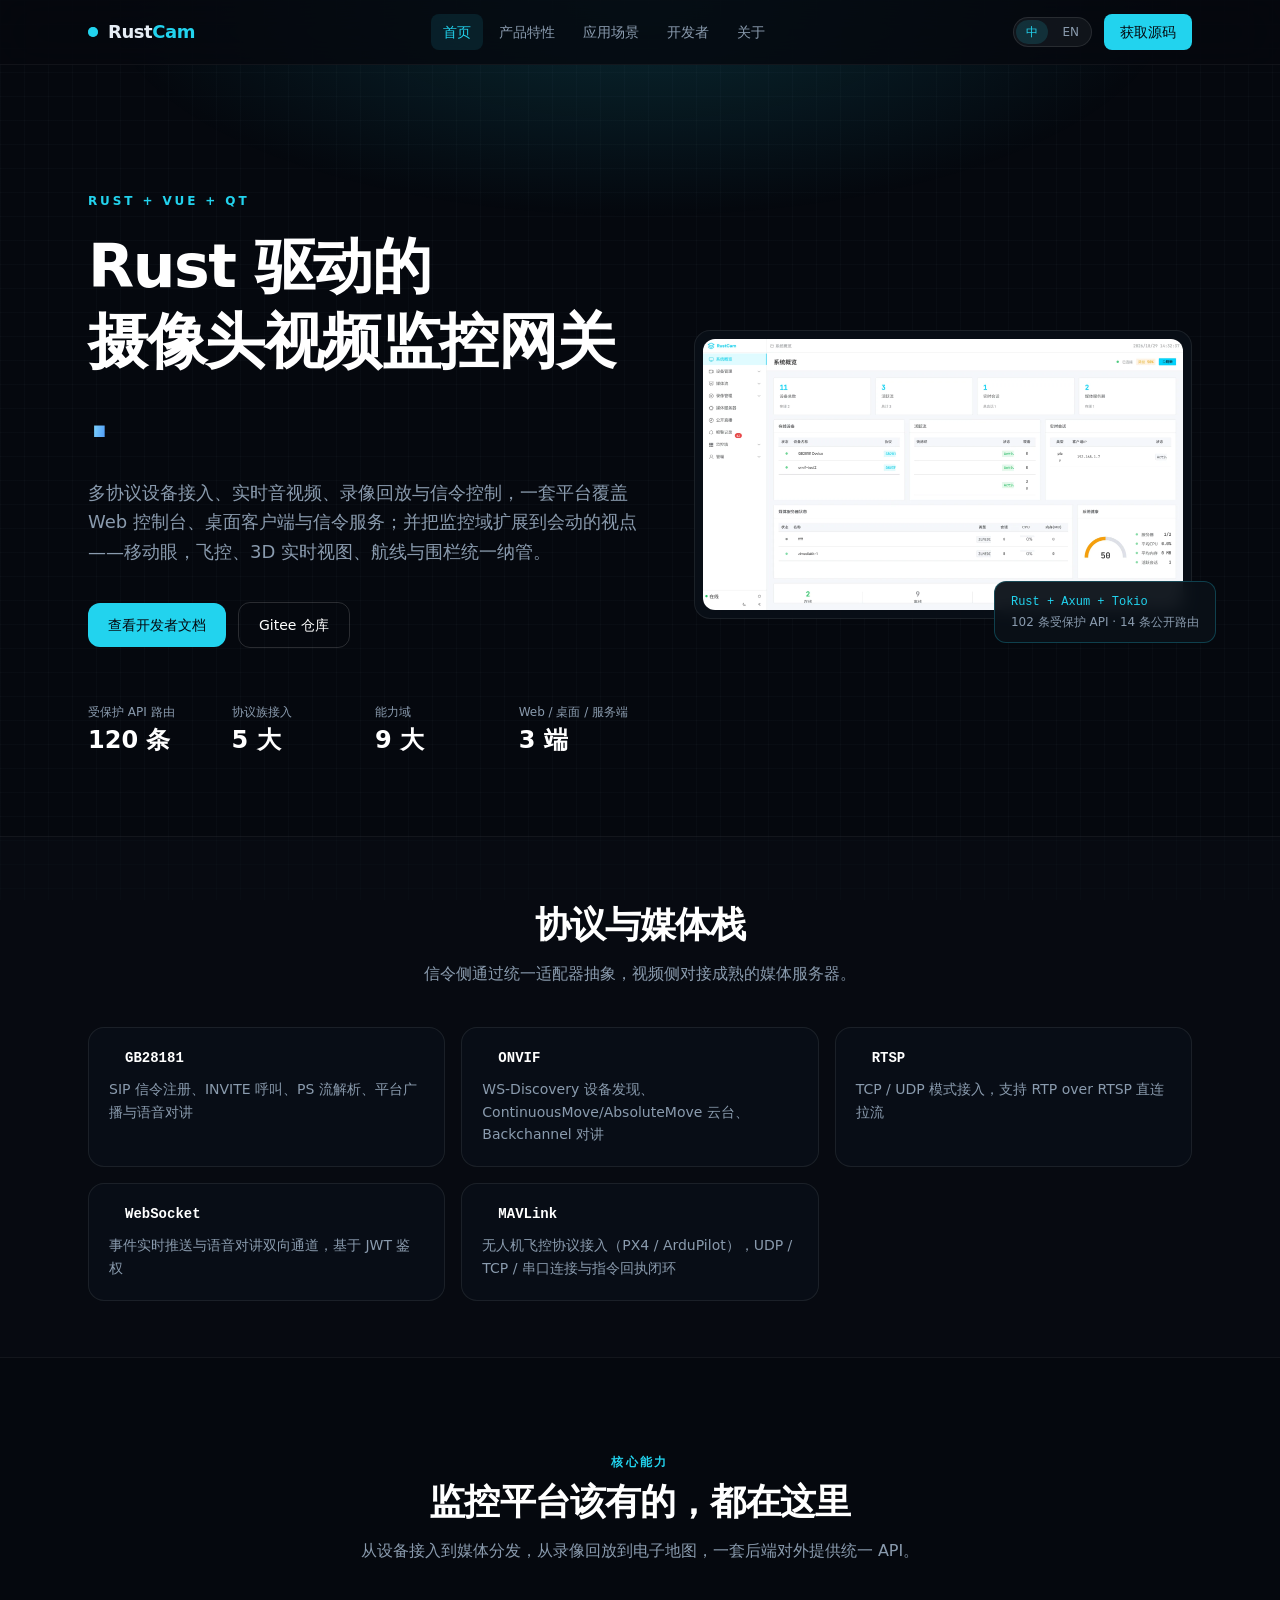
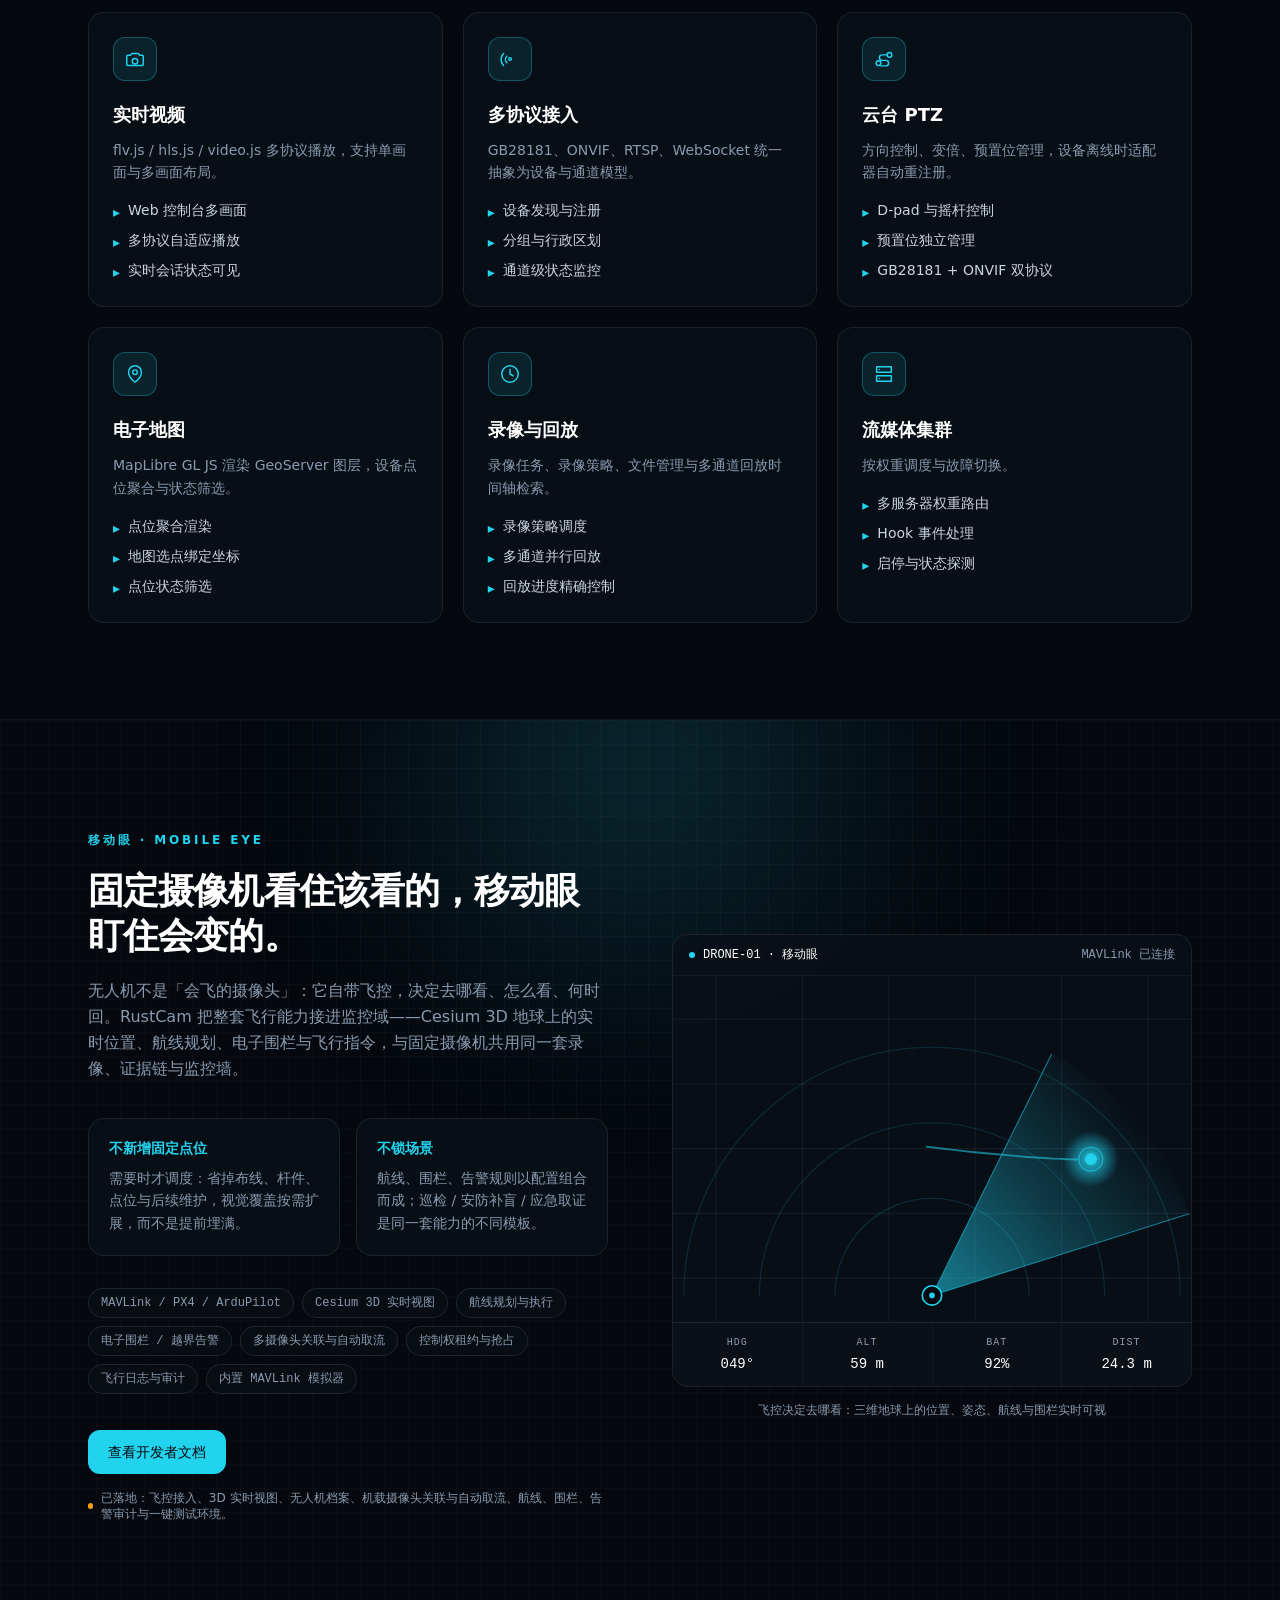
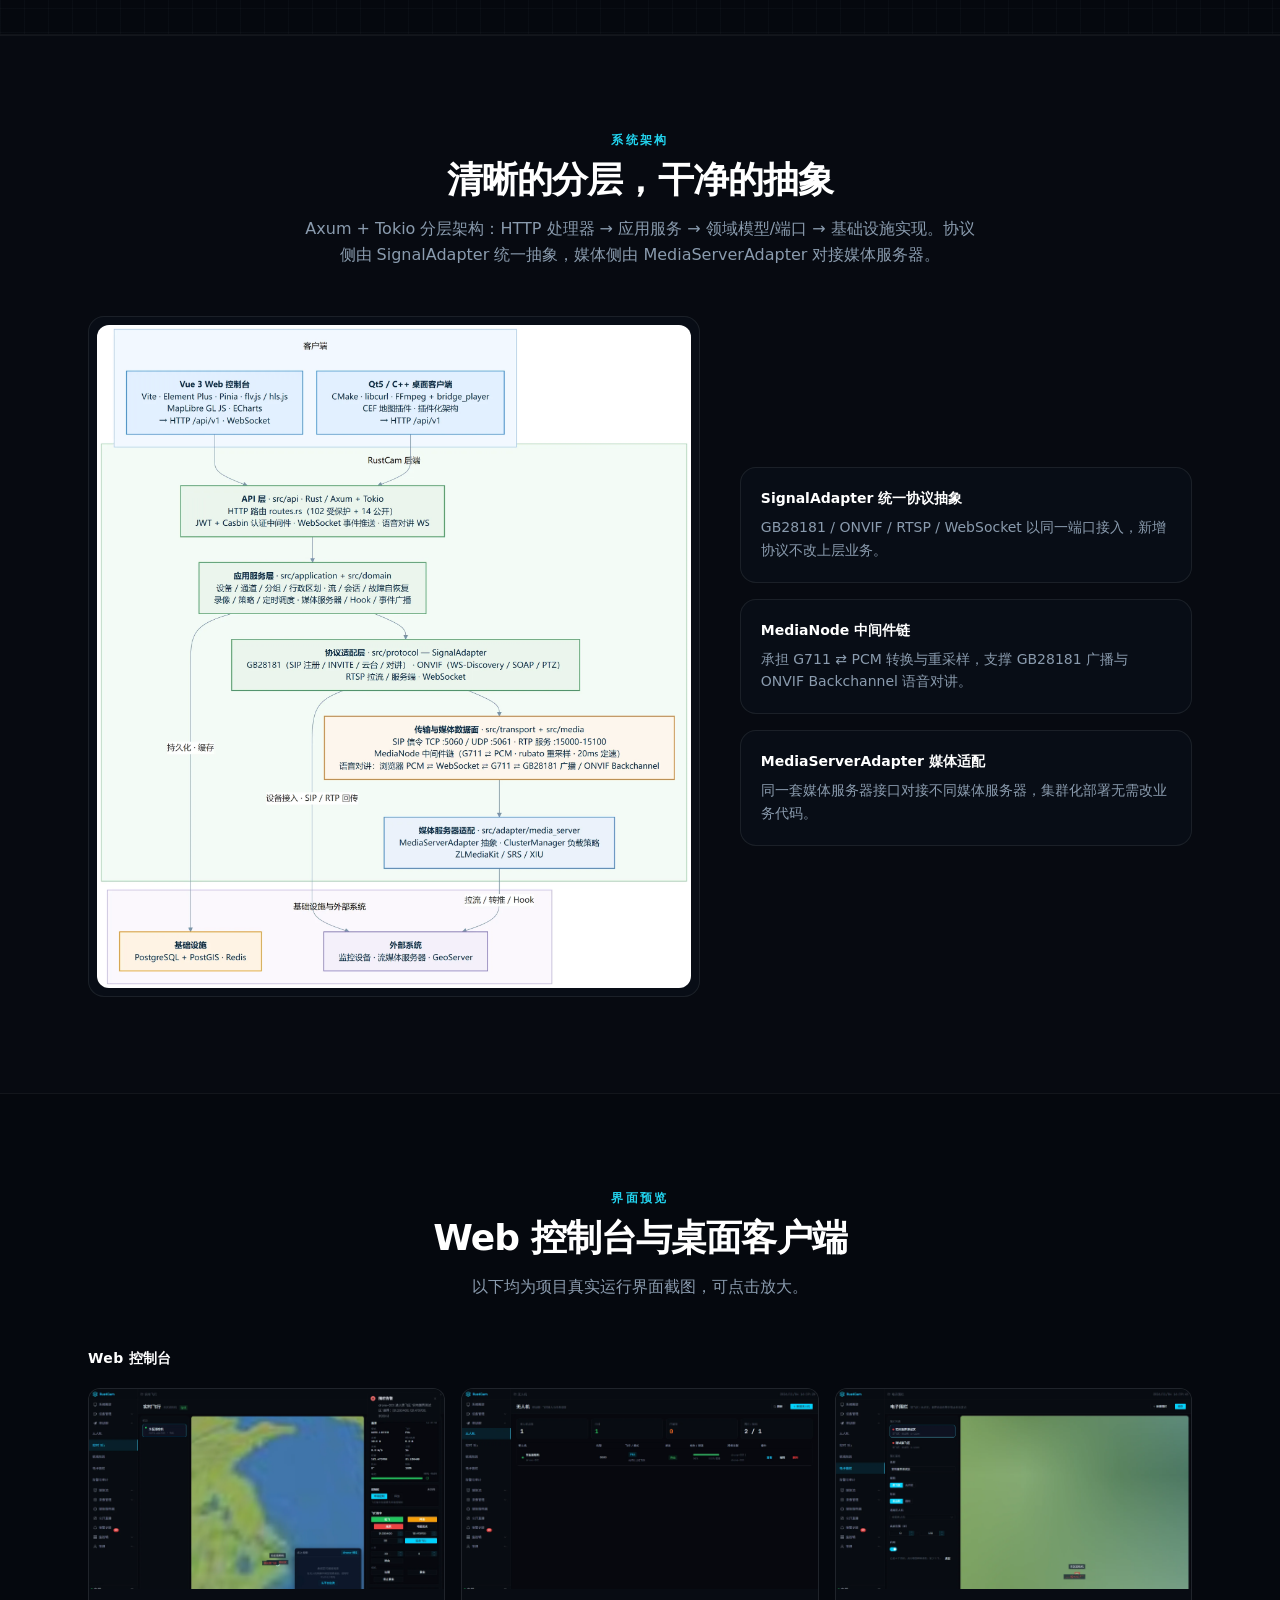
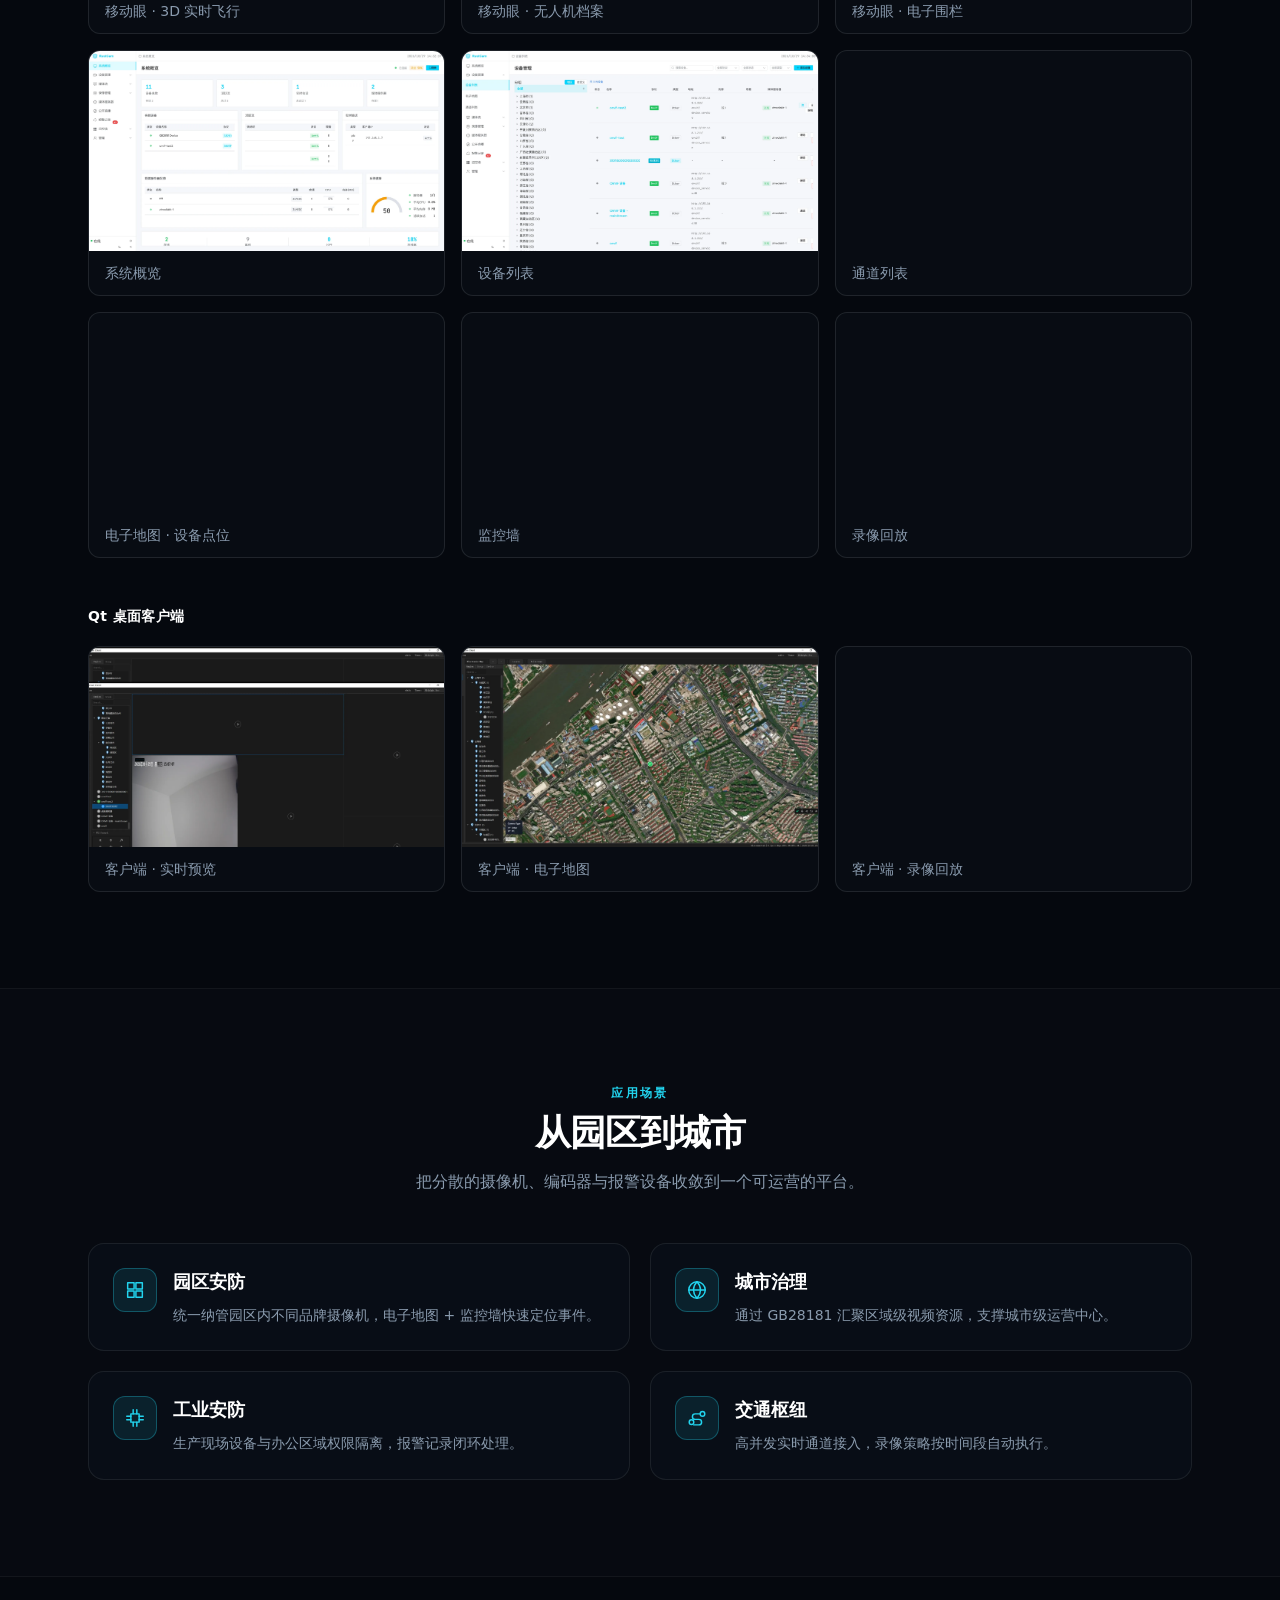
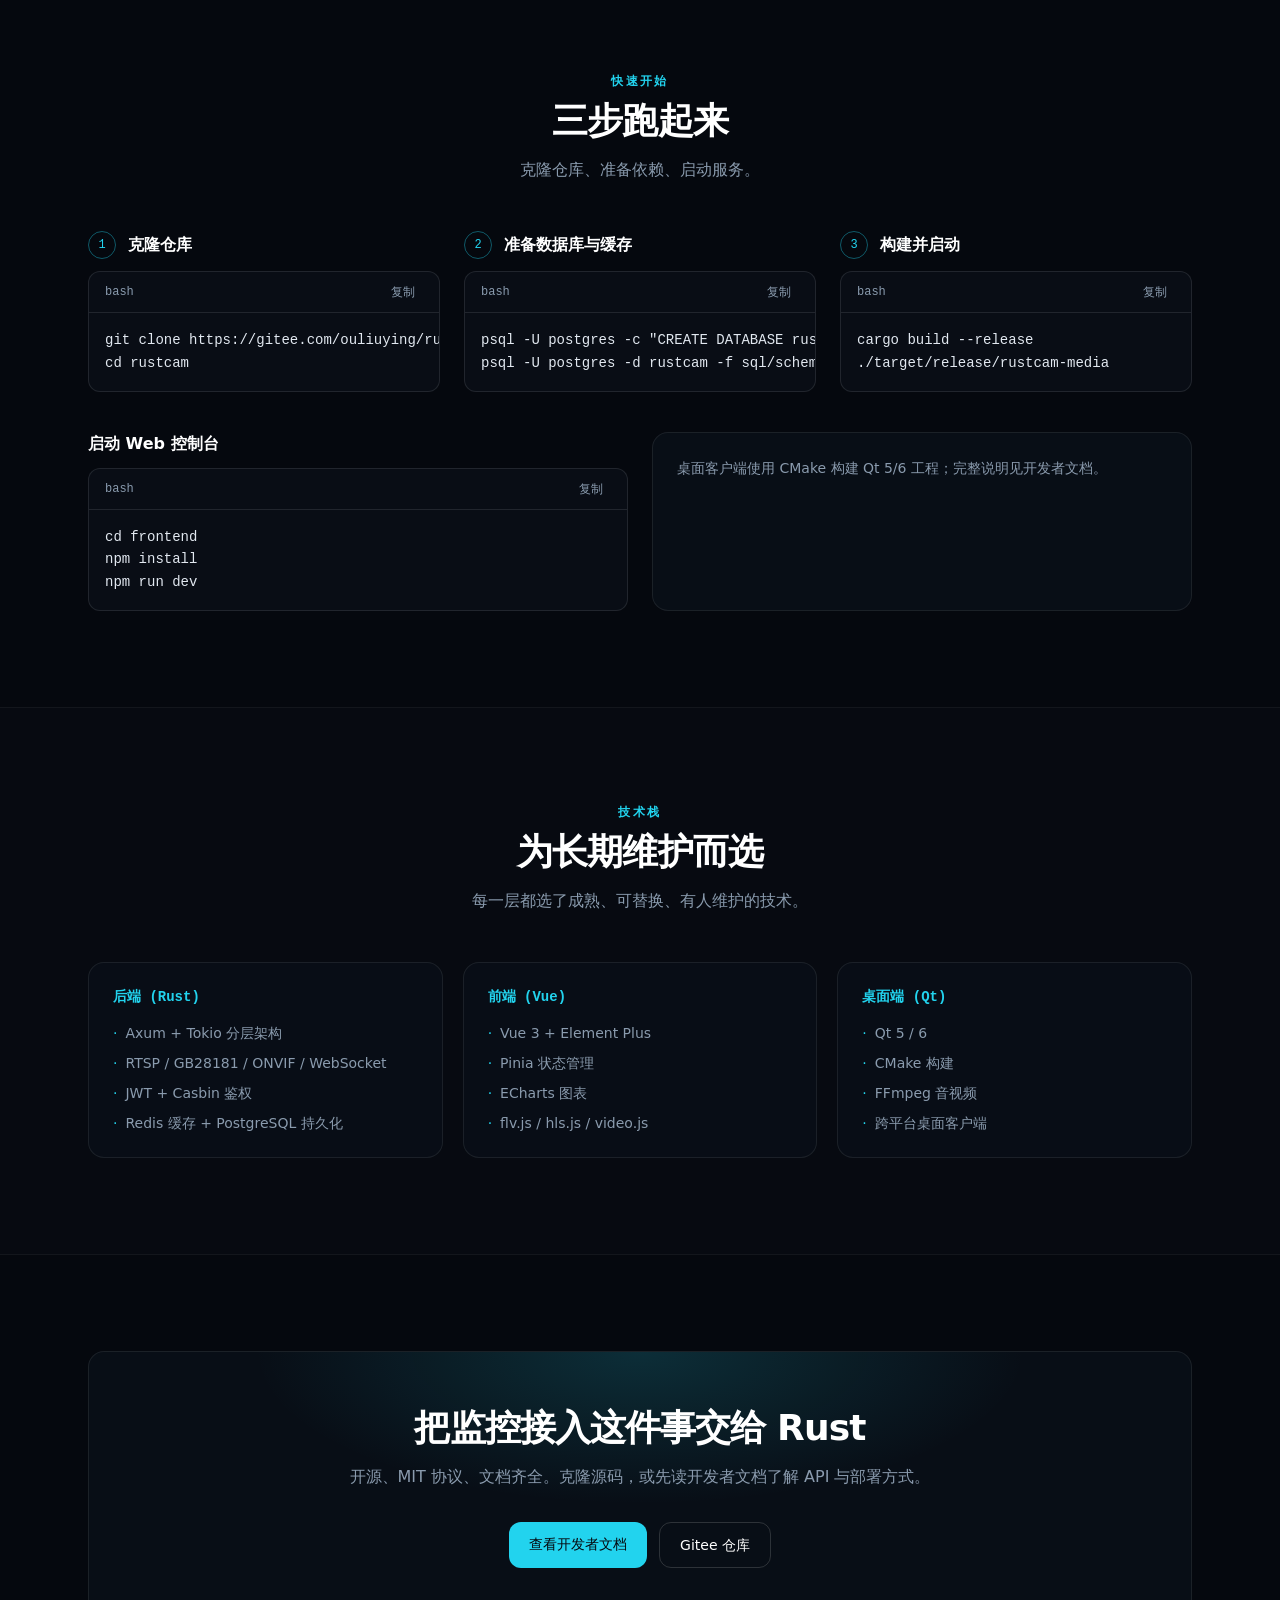
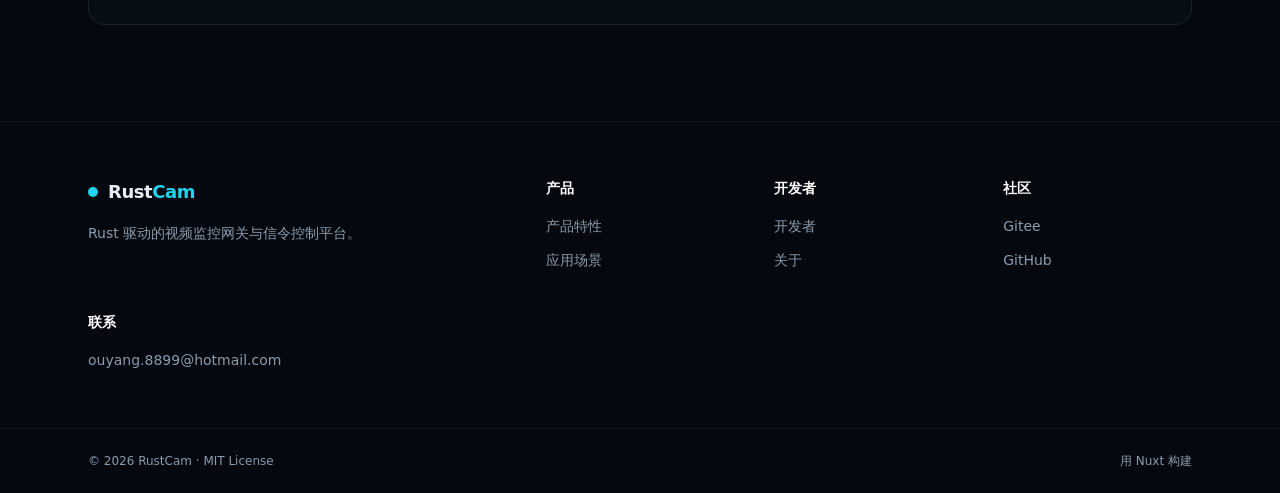
<file: index.html>
<!DOCTYPE html><html  lang="zh-CN"><head><meta charset="utf-8"><meta name="viewport" content="width=device-width, initial-scale=1"><title>RustCam · Rust 驱动的视频监控网关与信令控制平台</title><script type="importmap">{"imports":{"#entry":"/_nuxt/CUz45-2j.js"}}</script><link rel="stylesheet" href="/_nuxt/entry.j0DMsfi2.css" crossorigin><link rel="preload" as="fetch" crossorigin="anonymous" href="/_payload.json?_b=df4fccc4-9684-4685-96e1-188865fb1d0c"><link rel="modulepreload" as="script" crossorigin href="/_nuxt/CUz45-2j.js"><link rel="modulepreload" as="script" crossorigin href="/_nuxt/BEDXx6pQ.js"><link rel="modulepreload" as="script" crossorigin href="/_nuxt/C9z4Pgk2.js"><link rel="modulepreload" as="script" crossorigin href="/_nuxt/CGBMiuYq.js"><link rel="modulepreload" as="script" crossorigin href="/_nuxt/DX6k7qj_.js"><link rel="modulepreload" as="script" crossorigin href="/_nuxt/DNJv8rya.js"><link rel="modulepreload" as="script" crossorigin href="/_nuxt/CfNAuXsY.js"><link rel="modulepreload" as="script" crossorigin href="/_nuxt/mubwmfPi.js"><link rel="modulepreload" as="script" crossorigin href="/_nuxt/COQK3G4Q.js"><link rel="modulepreload" as="script" crossorigin href="/_nuxt/D7xqP9HC.js"><script type="module" src="/_nuxt/CUz45-2j.js" crossorigin></script><link rel="prefetch" as="style" crossorigin href="/_nuxt/error-404.DpKY_dMl.css"><link rel="prefetch" as="script" crossorigin href="/_nuxt/BPau62NI.js"><link rel="prefetch" as="style" crossorigin href="/_nuxt/error-500.CmR4p1fc.css"><link rel="prefetch" as="script" crossorigin href="/_nuxt/9loH3uzp.js"><meta name="theme-color" content="#05080E"><link rel="icon" type="image/svg+xml" href="/favicon.svg"><meta name="robots" content="index, follow, max-image-preview:large, max-snippet:-1, max-video-preview:-1"><meta name="description" content="RustCam 是基于 Rust 构建的现代化视频监控网关，支持 GB28181、ONVIF、RTSP 多协议设备接入与无人机飞控接入（MAVLink / PX4 / ArduPilot），提供实时视频、录像回放、云台控制、电子地图与流媒体集群。"><meta property="og:title" content="RustCam · Rust 驱动的视频监控网关与信令控制平台"><meta property="og:description" content="RustCam 是基于 Rust 构建的现代化视频监控网关，支持 GB28181、ONVIF、RTSP 多协议设备接入与无人机飞控接入（MAVLink / PX4 / ArduPilot），提供实时视频、录像回放、云台控制、电子地图与流媒体集群。"><meta property="og:type" content="website"></head><body><!--teleport start anchor--><!----><!--teleport anchor--><div id="__nuxt"><div><div class="bg-grid pointer-events-none fixed inset-0 -z-10 opacity-60" aria-hidden="true"></div><div class="pointer-events-none fixed inset-x-0 top-0 -z-10 h-[520px] bg-[radial-gradient(60%_60%_at_50%_0%,rgba(34,211,238,0.16),transparent_70%)]" aria-hidden="true"></div><div class="flex min-h-screen flex-col"><header class="sticky top-0 z-50 border-b border-white/5 bg-ink-950/80 backdrop-blur-xl"><a href="#main" class="sr-only focus:not-sr-only focus:absolute focus:left-4 focus:top-3 focus:z-50 focus:rounded focus:bg-accent focus:px-3 focus:py-2 focus:text-sm focus:text-ink-950">跳到主要内容</a><div class="mx-auto flex h-16 max-w-6xl items-center justify-between gap-4 px-6"><a aria-current="page" href="/" class="router-link-active router-link-exact-active flex items-center gap-2.5"><span class="relative flex h-2.5 w-2.5"><span class="absolute inline-flex h-full w-full animate-ping rounded-full bg-accent opacity-60"></span><span class="relative inline-flex h-2.5 w-2.5 rounded-full bg-accent"></span></span><span class="text-lg font-semibold tracking-tight">Rust<span class="text-accent">Cam</span></span></a><nav class="hidden items-center gap-1 md:flex" aria-label="主导航"><!--[--><a aria-current="page" href="/" class="text-accent! bg-accent/10 router-link-exact-active rounded-lg px-3 py-2 text-sm text-muted transition-colors hover:bg-white/5 hover:text-white">首页</a><a href="/features" class="rounded-lg px-3 py-2 text-sm text-muted transition-colors hover:bg-white/5 hover:text-white">产品特性</a><a href="/scenarios" class="rounded-lg px-3 py-2 text-sm text-muted transition-colors hover:bg-white/5 hover:text-white">应用场景</a><a href="/docs" class="rounded-lg px-3 py-2 text-sm text-muted transition-colors hover:bg-white/5 hover:text-white">开发者</a><a href="/about" class="rounded-lg px-3 py-2 text-sm text-muted transition-colors hover:bg-white/5 hover:text-white">关于</a><!--]--></nav><div class="hidden items-center gap-3 md:flex"><div class="flex items-center gap-1 rounded-full border border-white/10 bg-white/5 p-0.5"><!--[--><a aria-current="true" href="/" class="router-link-active router-link-exact-active rounded-full px-2.5 py-1 text-xs font-medium transition-colors bg-accent/15 text-accent" aria-label="切换到 中文">中</a><a href="/en" class="rounded-full px-2.5 py-1 text-xs font-medium transition-colors text-muted hover:text-white" aria-label="切换到 English">EN</a><!--]--></div><a href="https://gitee.com/ouliuying/rustcam" target="_blank" rel="noopener noreferrer" class="rounded-lg bg-accent px-4 py-2 text-sm font-medium text-ink-950 transition-colors hover:bg-accent/85">获取源码</a></div><button type="button" class="inline-flex h-10 w-10 items-center justify-center rounded-lg border border-white/10 text-muted md:hidden" aria-expanded="false" aria-controls="mobile-nav" aria-label="打开菜单"><span class="sr-only">打开菜单</span><svg viewBox="0 0 24 24" class="h-5 w-5" fill="none" stroke="currentColor" stroke-width="1.8" stroke-linecap="round" aria-hidden="true"><path d="M4 7h16M4 12h16M4 17h16"></path></svg></button></div><div id="mobile-nav" class="border-t border-white/5 bg-ink-950/95 px-6 py-4 md:hidden" style="display:none;"><nav class="flex flex-col gap-1" aria-label="移动端导航"><!--[--><a aria-current="page" href="/" class="text-accent! bg-accent/10 router-link-exact-active rounded-lg px-3 py-2.5 text-sm text-muted transition-colors hover:bg-white/5 hover:text-white">首页</a><a href="/features" class="rounded-lg px-3 py-2.5 text-sm text-muted transition-colors hover:bg-white/5 hover:text-white">产品特性</a><a href="/scenarios" class="rounded-lg px-3 py-2.5 text-sm text-muted transition-colors hover:bg-white/5 hover:text-white">应用场景</a><a href="/docs" class="rounded-lg px-3 py-2.5 text-sm text-muted transition-colors hover:bg-white/5 hover:text-white">开发者</a><a href="/about" class="rounded-lg px-3 py-2.5 text-sm text-muted transition-colors hover:bg-white/5 hover:text-white">关于</a><!--]--></nav><div class="mt-4 flex items-center justify-between gap-3"><div class="flex items-center gap-1 rounded-full border border-white/10 bg-white/5 p-0.5"><!--[--><a aria-current="true" href="/" class="router-link-active router-link-exact-active rounded-full px-2.5 py-1 text-xs font-medium transition-colors bg-accent/15 text-accent" aria-label="切换到 中文">中</a><a href="/en" class="rounded-full px-2.5 py-1 text-xs font-medium transition-colors text-muted hover:text-white" aria-label="切换到 English">EN</a><!--]--></div><a href="https://gitee.com/ouliuying/rustcam" target="_blank" rel="noopener noreferrer" class="rounded-lg bg-accent px-4 py-2 text-sm font-medium text-ink-950">获取源码</a></div></div></header><main id="main" class="flex-1"><!--[--><div><section class="relative overflow-hidden"><div class="mx-auto max-w-6xl px-6 pt-24 pb-20 sm:pt-32"><div class="grid items-center gap-14 lg:grid-cols-[1.05fr_0.95fr]"><div><p class="text-accent text-xs font-semibold tracking-[0.24em] uppercase">RUST + VUE + QT</p><h1 class="mt-5 text-4xl leading-tight font-semibold tracking-tight text-white sm:text-5xl lg:text-6xl"><!--[--><span class="block">Rust 驱动的</span><span class="block">摄像头视频监控网关</span><!--]--><span class="text-gradient">.</span></h1><p class="text-muted mt-6 max-w-xl text-lg leading-relaxed">多协议设备接入、实时音视频、录像回放与信令控制，一套平台覆盖 Web 控制台、桌面客户端与信令服务；并把监控域扩展到会动的视点——移动眼，飞控、3D 实时视图、航线与围栏统一纳管。</p><div class="mt-9 flex flex-wrap items-center gap-3"><a href="/docs" class="rounded-xl bg-accent px-5 py-3 text-sm font-medium text-ink-950 transition-colors hover:bg-accent/85">查看开发者文档</a><a href="https://gitee.com/ouliuying/rustcam" target="_blank" rel="noopener noreferrer" class="rounded-xl border border-white/15 px-5 py-3 text-sm font-medium text-white transition-colors hover:border-accent/50 hover:text-accent">Gitee 仓库</a></div><dl class="mt-14 grid grid-cols-2 gap-x-6 gap-y-8 sm:grid-cols-4"><!--[--><div><dt class="text-muted text-xs">受保护 API 路由</dt><dd class="mt-1 text-2xl font-semibold text-white"><span class="tabular-nums">0 条</span></dd></div><div><dt class="text-muted text-xs">协议族接入</dt><dd class="mt-1 text-2xl font-semibold text-white"><span class="tabular-nums">0 大</span></dd></div><div><dt class="text-muted text-xs">能力域</dt><dd class="mt-1 text-2xl font-semibold text-white"><span class="tabular-nums">0 大</span></dd></div><div><dt class="text-muted text-xs">Web / 桌面 / 服务端</dt><dd class="mt-1 text-2xl font-semibold text-white"><span class="tabular-nums">0 端</span></dd></div><!--]--></dl></div><div class="relative"><div class="panel overflow-hidden p-2"><img src="/img/console-overview.webp" alt="RustCam 控制台界面" width="1920" height="1082" class="w-full rounded-xl" loading="eager"></div><div class="absolute -right-6 -bottom-6 hidden rounded-xl border border-accent/25 bg-ink-900/95 px-4 py-3 backdrop-blur lg:block"><p class="text-accent font-mono text-xs">Rust + Axum + Tokio</p><p class="text-muted mt-1 text-xs">102 条受保护 API · 14 条公开路由</p></div></div></div></div></section><section class="border-y border-white/5 bg-ink-900/40"><div class="mx-auto max-w-6xl px-6 py-14"><div class="mx-auto max-w-2xl text-center"><!----><h2 class="mt-3 text-3xl font-semibold tracking-tight text-white sm:text-4xl">协议与媒体栈</h2><p class="text-muted mt-4 text-base leading-relaxed">信令侧通过统一适配器抽象，视频侧对接成熟的媒体服务器。</p></div><div class="mt-10 grid gap-4 sm:grid-cols-2 lg:grid-cols-3"><!--[--><div class="transition-[opacity,transform] duration-700 ease-out translate-y-4 opacity-0" style="transition-delay:0ms;"><!--[--><div class="panel h-full p-5"><div class="flex items-center gap-2.5"><span class="text-accent h-1.5 w-1.5 rounded-full"></span><h3 class="font-mono text-sm font-semibold text-white">GB28181</h3></div><p class="text-muted mt-2.5 text-sm leading-relaxed">SIP 信令注册、INVITE 呼叫、PS 流解析、平台广播与语音对讲</p></div><!--]--></div><div class="transition-[opacity,transform] duration-700 ease-out translate-y-4 opacity-0" style="transition-delay:60ms;"><!--[--><div class="panel h-full p-5"><div class="flex items-center gap-2.5"><span class="text-accent h-1.5 w-1.5 rounded-full"></span><h3 class="font-mono text-sm font-semibold text-white">ONVIF</h3></div><p class="text-muted mt-2.5 text-sm leading-relaxed">WS-Discovery 设备发现、ContinuousMove/AbsoluteMove 云台、Backchannel 对讲</p></div><!--]--></div><div class="transition-[opacity,transform] duration-700 ease-out translate-y-4 opacity-0" style="transition-delay:120ms;"><!--[--><div class="panel h-full p-5"><div class="flex items-center gap-2.5"><span class="text-accent h-1.5 w-1.5 rounded-full"></span><h3 class="font-mono text-sm font-semibold text-white">RTSP</h3></div><p class="text-muted mt-2.5 text-sm leading-relaxed">TCP / UDP 模式接入，支持 RTP over RTSP 直连拉流</p></div><!--]--></div><div class="transition-[opacity,transform] duration-700 ease-out translate-y-4 opacity-0" style="transition-delay:180ms;"><!--[--><div class="panel h-full p-5"><div class="flex items-center gap-2.5"><span class="text-accent h-1.5 w-1.5 rounded-full"></span><h3 class="font-mono text-sm font-semibold text-white">WebSocket</h3></div><p class="text-muted mt-2.5 text-sm leading-relaxed">事件实时推送与语音对讲双向通道，基于 JWT 鉴权</p></div><!--]--></div><div class="transition-[opacity,transform] duration-700 ease-out translate-y-4 opacity-0" style="transition-delay:240ms;"><!--[--><div class="panel h-full p-5"><div class="flex items-center gap-2.5"><span class="text-accent h-1.5 w-1.5 rounded-full"></span><h3 class="font-mono text-sm font-semibold text-white">MAVLink</h3></div><p class="text-muted mt-2.5 text-sm leading-relaxed">无人机飞控协议接入（PX4 / ArduPilot），UDP / TCP / 串口连接与指令回执闭环</p></div><!--]--></div><!--]--></div></div></section><section class="mx-auto max-w-6xl px-6 py-20 sm:py-24"><div class="mx-auto max-w-2xl text-center"><p class="text-accent text-xs font-semibold tracking-[0.2em] uppercase">核心能力</p><h2 class="mt-3 text-3xl font-semibold tracking-tight text-white sm:text-4xl">监控平台该有的，都在这里</h2><p class="text-muted mt-4 text-base leading-relaxed">从设备接入到媒体分发，从录像回放到电子地图，一套后端对外提供统一 API。</p></div><div class="mt-12 grid gap-5 md:grid-cols-2 lg:grid-cols-3"><!--[--><div class="transition-[opacity,transform] duration-700 ease-out translate-y-4 opacity-0" style="transition-delay:0ms;"><!--[--><div class="group panel h-full p-6 transition-all duration-300 hover:-translate-y-0.5 hover:border-accent/40 hover:shadow-[0_0_32px_-8px_rgba(34,211,238,0.45)]"><div class="flex h-11 w-11 items-center justify-center rounded-xl border border-accent/30 bg-accent/10 text-accent"><svg width="22" height="22" viewbox="0 0 24 24" fill="none" stroke="currentColor" stroke-width="1.6" stroke-linecap="round" stroke-linejoin="round" aria-hidden="true" focusable="false"><!--[--><path d="M4 8h3l1.5-2h7L17 8h3a1 1 0 0 1 1 1v9a1 1 0 0 1-1 1H4a1 1 0 0 1-1-1V9a1 1 0 0 1 1-1z"></path><path d="M12 11.5a3 3 0 1 1 0 6 3 3 0 0 1 0-6z"></path><!--]--></svg></div><h3 class="mt-5 text-lg font-semibold text-white">实时视频</h3><p class="text-muted mt-2.5 text-sm leading-relaxed">flv.js / hls.js / video.js 多协议播放，支持单画面与多画面布局。</p><ul class="mt-4 space-y-2"><!--[--><li class="flex gap-2 text-sm text-slate-300"><span class="text-accent mt-0.5">▸</span><span>Web 控制台多画面</span></li><li class="flex gap-2 text-sm text-slate-300"><span class="text-accent mt-0.5">▸</span><span>多协议自适应播放</span></li><li class="flex gap-2 text-sm text-slate-300"><span class="text-accent mt-0.5">▸</span><span>实时会话状态可见</span></li><!--]--></ul></div><!--]--></div><div class="transition-[opacity,transform] duration-700 ease-out translate-y-4 opacity-0" style="transition-delay:80ms;"><!--[--><div class="group panel h-full p-6 transition-all duration-300 hover:-translate-y-0.5 hover:border-accent/40 hover:shadow-[0_0_32px_-8px_rgba(34,211,238,0.45)]"><div class="flex h-11 w-11 items-center justify-center rounded-xl border border-accent/30 bg-accent/10 text-accent"><svg width="22" height="22" viewbox="0 0 24 24" fill="none" stroke="currentColor" stroke-width="1.6" stroke-linecap="round" stroke-linejoin="round" aria-hidden="true" focusable="false"><!--[--><path d="M12 13.5a1.5 1.5 0 1 0 0-3 1.5 1.5 0 0 0 0 3z"></path><path d="M8.5 16a5 5 0 0 1 0-7"></path><path d="M5 19a9 9 0 0 1 0-13"></path><!--]--></svg></div><h3 class="mt-5 text-lg font-semibold text-white">多协议接入</h3><p class="text-muted mt-2.5 text-sm leading-relaxed">GB28181、ONVIF、RTSP、WebSocket 统一抽象为设备与通道模型。</p><ul class="mt-4 space-y-2"><!--[--><li class="flex gap-2 text-sm text-slate-300"><span class="text-accent mt-0.5">▸</span><span>设备发现与注册</span></li><li class="flex gap-2 text-sm text-slate-300"><span class="text-accent mt-0.5">▸</span><span>分组与行政区划</span></li><li class="flex gap-2 text-sm text-slate-300"><span class="text-accent mt-0.5">▸</span><span>通道级状态监控</span></li><!--]--></ul></div><!--]--></div><div class="transition-[opacity,transform] duration-700 ease-out translate-y-4 opacity-0" style="transition-delay:160ms;"><!--[--><div class="group panel h-full p-6 transition-all duration-300 hover:-translate-y-0.5 hover:border-accent/40 hover:shadow-[0_0_32px_-8px_rgba(34,211,238,0.45)]"><div class="flex h-11 w-11 items-center justify-center rounded-xl border border-accent/30 bg-accent/10 text-accent"><svg width="22" height="22" viewbox="0 0 24 24" fill="none" stroke="currentColor" stroke-width="1.6" stroke-linecap="round" stroke-linejoin="round" aria-hidden="true" focusable="false"><!--[--><path d="M6 19a2.5 2.5 0 1 0 0-5 2.5 2.5 0 0 0 0 5z"></path><path d="M18 10a2.5 2.5 0 1 0 0-5 2.5 2.5 0 0 0 0 5z"></path><path d="M15.5 7.5H10a3 3 0 0 0 0 6h4a3 3 0 0 1 0 6H8.5"></path><!--]--></svg></div><h3 class="mt-5 text-lg font-semibold text-white">云台 PTZ</h3><p class="text-muted mt-2.5 text-sm leading-relaxed">方向控制、变倍、预置位管理，设备离线时适配器自动重注册。</p><ul class="mt-4 space-y-2"><!--[--><li class="flex gap-2 text-sm text-slate-300"><span class="text-accent mt-0.5">▸</span><span>D-pad 与摇杆控制</span></li><li class="flex gap-2 text-sm text-slate-300"><span class="text-accent mt-0.5">▸</span><span>预置位独立管理</span></li><li class="flex gap-2 text-sm text-slate-300"><span class="text-accent mt-0.5">▸</span><span>GB28181 + ONVIF 双协议</span></li><!--]--></ul></div><!--]--></div><div class="transition-[opacity,transform] duration-700 ease-out translate-y-4 opacity-0" style="transition-delay:0ms;"><!--[--><div class="group panel h-full p-6 transition-all duration-300 hover:-translate-y-0.5 hover:border-accent/40 hover:shadow-[0_0_32px_-8px_rgba(34,211,238,0.45)]"><div class="flex h-11 w-11 items-center justify-center rounded-xl border border-accent/30 bg-accent/10 text-accent"><svg width="22" height="22" viewbox="0 0 24 24" fill="none" stroke="currentColor" stroke-width="1.6" stroke-linecap="round" stroke-linejoin="round" aria-hidden="true" focusable="false"><!--[--><path d="M12 21s7-5.6 7-11a7 7 0 1 0-14 0c0 5.4 7 11 7 11z"></path><path d="M12 12.5a2.5 2.5 0 1 0 0-5 2.5 2.5 0 0 0 0 5z"></path><!--]--></svg></div><h3 class="mt-5 text-lg font-semibold text-white">电子地图</h3><p class="text-muted mt-2.5 text-sm leading-relaxed">MapLibre GL JS 渲染 GeoServer 图层，设备点位聚合与状态筛选。</p><ul class="mt-4 space-y-2"><!--[--><li class="flex gap-2 text-sm text-slate-300"><span class="text-accent mt-0.5">▸</span><span>点位聚合渲染</span></li><li class="flex gap-2 text-sm text-slate-300"><span class="text-accent mt-0.5">▸</span><span>地图选点绑定坐标</span></li><li class="flex gap-2 text-sm text-slate-300"><span class="text-accent mt-0.5">▸</span><span>点位状态筛选</span></li><!--]--></ul></div><!--]--></div><div class="transition-[opacity,transform] duration-700 ease-out translate-y-4 opacity-0" style="transition-delay:80ms;"><!--[--><div class="group panel h-full p-6 transition-all duration-300 hover:-translate-y-0.5 hover:border-accent/40 hover:shadow-[0_0_32px_-8px_rgba(34,211,238,0.45)]"><div class="flex h-11 w-11 items-center justify-center rounded-xl border border-accent/30 bg-accent/10 text-accent"><svg width="22" height="22" viewbox="0 0 24 24" fill="none" stroke="currentColor" stroke-width="1.6" stroke-linecap="round" stroke-linejoin="round" aria-hidden="true" focusable="false"><!--[--><path d="M12 21a9 9 0 1 0 0-18 9 9 0 0 0 0 18z"></path><path d="M12 7v5l3.5 2"></path><!--]--></svg></div><h3 class="mt-5 text-lg font-semibold text-white">录像与回放</h3><p class="text-muted mt-2.5 text-sm leading-relaxed">录像任务、录像策略、文件管理与多通道回放时间轴检索。</p><ul class="mt-4 space-y-2"><!--[--><li class="flex gap-2 text-sm text-slate-300"><span class="text-accent mt-0.5">▸</span><span>录像策略调度</span></li><li class="flex gap-2 text-sm text-slate-300"><span class="text-accent mt-0.5">▸</span><span>多通道并行回放</span></li><li class="flex gap-2 text-sm text-slate-300"><span class="text-accent mt-0.5">▸</span><span>回放进度精确控制</span></li><!--]--></ul></div><!--]--></div><div class="transition-[opacity,transform] duration-700 ease-out translate-y-4 opacity-0" style="transition-delay:160ms;"><!--[--><div class="group panel h-full p-6 transition-all duration-300 hover:-translate-y-0.5 hover:border-accent/40 hover:shadow-[0_0_32px_-8px_rgba(34,211,238,0.45)]"><div class="flex h-11 w-11 items-center justify-center rounded-xl border border-accent/30 bg-accent/10 text-accent"><svg width="22" height="22" viewbox="0 0 24 24" fill="none" stroke="currentColor" stroke-width="1.6" stroke-linecap="round" stroke-linejoin="round" aria-hidden="true" focusable="false"><!--[--><path d="M4 4h16v6H4z"></path><path d="M4 14h16v6H4z"></path><path d="M7 7h.01"></path><path d="M7 17h.01"></path><!--]--></svg></div><h3 class="mt-5 text-lg font-semibold text-white">流媒体集群</h3><p class="text-muted mt-2.5 text-sm leading-relaxed">按权重调度与故障切换。</p><ul class="mt-4 space-y-2"><!--[--><li class="flex gap-2 text-sm text-slate-300"><span class="text-accent mt-0.5">▸</span><span>多服务器权重路由</span></li><li class="flex gap-2 text-sm text-slate-300"><span class="text-accent mt-0.5">▸</span><span>Hook 事件处理</span></li><li class="flex gap-2 text-sm text-slate-300"><span class="text-accent mt-0.5">▸</span><span>启停与状态探测</span></li><!--]--></ul></div><!--]--></div><!--]--></div></section><section class="relative overflow-hidden border-y border-white/5"><div class="bg-grid absolute inset-0 opacity-70"></div><div class="pointer-events-none absolute -top-40 left-1/2 h-[420px] w-[820px] -translate-x-1/2 rounded-full opacity-25 blur-[120px]" style="background:radial-gradient(circle, var(--color-accent) 0%, transparent 62%);"></div><div class="relative mx-auto max-w-6xl px-6 py-24 sm:py-28"><div class="grid items-center gap-16 lg:grid-cols-[1fr_1fr]"><div><p class="text-accent text-xs font-semibold tracking-[0.24em] uppercase">移动眼 · MOBILE EYE</p><h2 class="mt-5 text-3xl leading-tight font-semibold tracking-tight text-white sm:text-4xl">固定摄像机看住该看的，移动眼盯住会变的。</h2><p class="text-muted mt-5 max-w-xl text-base leading-relaxed">无人机不是「会飞的摄像头」：它自带飞控，决定去哪看、怎么看、何时回。RustCam 把整套飞行能力接进监控域——Cesium 3D 地球上的实时位置、航线规划、电子围栏与飞行指令，与固定摄像机共用同一套录像、证据链与监控墙。</p><div class="mt-9 grid gap-4 sm:grid-cols-2"><!--[--><div class="transition-[opacity,transform] duration-700 ease-out translate-y-4 opacity-0" style="transition-delay:0ms;"><!--[--><div class="panel h-full p-5"><h3 class="text-accent font-mono text-sm font-semibold">不新增固定点位</h3><p class="text-muted mt-2 text-sm leading-relaxed">需要时才调度：省掉布线、杆件、点位与后续维护，视觉覆盖按需扩展，而不是提前埋满。</p></div><!--]--></div><div class="transition-[opacity,transform] duration-700 ease-out translate-y-4 opacity-0" style="transition-delay:80ms;"><!--[--><div class="panel h-full p-5"><h3 class="text-accent font-mono text-sm font-semibold">不锁场景</h3><p class="text-muted mt-2 text-sm leading-relaxed">航线、围栏、告警规则以配置组合而成；巡检 / 安防补盲 / 应急取证是同一套能力的不同模板。</p></div><!--]--></div><!--]--></div><ul class="mt-8 flex flex-wrap gap-2"><!--[--><li class="rounded-full border border-white/10 bg-ink-900/60 px-3 py-1.5 font-mono text-xs text-muted">MAVLink / PX4 / ArduPilot</li><li class="rounded-full border border-white/10 bg-ink-900/60 px-3 py-1.5 font-mono text-xs text-muted">Cesium 3D 实时视图</li><li class="rounded-full border border-white/10 bg-ink-900/60 px-3 py-1.5 font-mono text-xs text-muted">航线规划与执行</li><li class="rounded-full border border-white/10 bg-ink-900/60 px-3 py-1.5 font-mono text-xs text-muted">电子围栏 / 越界告警</li><li class="rounded-full border border-white/10 bg-ink-900/60 px-3 py-1.5 font-mono text-xs text-muted">多摄像头关联与自动取流</li><li class="rounded-full border border-white/10 bg-ink-900/60 px-3 py-1.5 font-mono text-xs text-muted">控制权租约与抢占</li><li class="rounded-full border border-white/10 bg-ink-900/60 px-3 py-1.5 font-mono text-xs text-muted">飞行日志与审计</li><li class="rounded-full border border-white/10 bg-ink-900/60 px-3 py-1.5 font-mono text-xs text-muted">内置 MAVLink 模拟器</li><!--]--></ul><div class="mt-9 flex flex-wrap items-center gap-4"><a href="/docs" class="rounded-xl bg-accent px-5 py-3 text-sm font-medium text-ink-950 transition-colors hover:bg-accent/85">查看开发者文档</a><span class="text-muted inline-flex items-center gap-2 text-xs"><span class="inline-block h-1.5 w-1.5 animate-pulse rounded-full bg-accent-amber"></span> 已落地：飞控接入、3D 实时视图、无人机档案、机载摄像头关联与自动取流、航线、围栏、告警审计与一键测试环境。</span></div></div><div class="relative"><div class="panel overflow-hidden"><div class="flex items-center justify-between border-b border-white/5 px-4 py-3"><div class="flex items-center gap-2"><span class="h-1.5 w-1.5 rounded-full bg-accent"></span><span class="font-mono text-xs text-white">DRONE-01 · 移动眼</span></div><span class="font-mono text-xs text-muted">MAVLink 已连接</span></div><svg viewBox="0 0 480 320" class="block w-full" role="img" aria-label="无人机飞控视锥锁定移动目标的示意图"><defs><linearGradient id="cone-fill" x1="0" y1="1" x2="0" y2="0"><stop offset="0%" stop-color="var(--color-accent)" stop-opacity="0.55"></stop><stop offset="55%" stop-color="var(--color-accent)" stop-opacity="0.22"></stop><stop offset="100%" stop-color="var(--color-accent)" stop-opacity="0"></stop></linearGradient><radialGradient id="target-glow"><stop offset="0%" stop-color="var(--color-accent)" stop-opacity="0.9"></stop><stop offset="100%" stop-color="var(--color-accent)" stop-opacity="0"></stop></radialGradient></defs><g stroke="rgba(148,163,184,0.09)" stroke-width="1"><!--[--><line x1="40" y1="0" x2="40" y2="320"></line><line x1="120" y1="0" x2="120" y2="320"></line><line x1="200" y1="0" x2="200" y2="320"></line><line x1="280" y1="0" x2="280" y2="320"></line><line x1="360" y1="0" x2="360" y2="320"></line><line x1="440" y1="0" x2="440" y2="320"></line><!--]--><!--[--><line x1="0" y1="40" x2="480" y2="40"></line><line x1="0" y1="100" x2="480" y2="100"></line><line x1="0" y1="160" x2="480" y2="160"></line><line x1="0" y1="220" x2="480" y2="220"></line><line x1="0" y1="280" x2="480" y2="280"></line><!--]--></g><g fill="none" stroke="rgba(34,211,238,0.16)" stroke-width="1"><path d="M 240 296 m -90 0 a 90 90 0 0 1 180 0"></path><path d="M 240 296 m -160 0 a 160 160 0 0 1 320 0"></path><path d="M 240 296 m -230 0 a 230 230 0 0 1 460 0"></path></g><polyline points="" fill="none" stroke="var(--color-accent)" stroke-opacity="0.55" stroke-width="1.75" stroke-linecap="round"></polyline><g><path d="M 240 296 L 142.3 65.9 A 250 250 0 0 1 337.7 65.9 Z" fill="url(#cone-fill)"></path><line x1="240" y1="296" x2="142.31721787768157" y2="65.87378663688992" stroke="var(--color-accent)" stroke-opacity="0.55" stroke-width="1"></line><line x1="240" y1="296" x2="337.68278212231843" y2="65.87378663688992" stroke="var(--color-accent)" stroke-opacity="0.55" stroke-width="1"></line></g><g><circle r="26" fill="url(#target-glow)"></circle><circle r="5.5" fill="var(--color-accent)"></circle><circle r="11" fill="none" stroke="var(--color-accent)" stroke-opacity="0.65" stroke-width="1"></circle></g><g transform="translate(240 296)"><circle r="9" fill="var(--color-ink-950)" stroke="var(--color-accent)" stroke-width="1.5"></circle><circle r="2.6" fill="var(--color-accent)"></circle></g></svg><dl class="grid grid-cols-4 gap-px border-t border-white/5 bg-white/5 text-center"><!--[--><div class="bg-ink-900/90 px-2 py-3"><dt class="text-muted font-mono text-[10px] tracking-widest uppercase">HDG</dt><dd class="mt-1 font-mono text-sm text-white"><span>000°</span></dd></div><div class="bg-ink-900/90 px-2 py-3"><dt class="text-muted font-mono text-[10px] tracking-widest uppercase">ALT</dt><dd class="mt-1 font-mono text-sm text-white"><span>0 m</span></dd></div><div class="bg-ink-900/90 px-2 py-3"><dt class="text-muted font-mono text-[10px] tracking-widest uppercase">BAT</dt><dd class="mt-1 font-mono text-sm text-white"><span>0%</span></dd></div><div class="bg-ink-900/90 px-2 py-3"><dt class="text-muted font-mono text-[10px] tracking-widest uppercase">DIST</dt><dd class="mt-1 font-mono text-sm text-white"><span>0 m</span></dd></div><!--]--></dl></div><p class="text-muted mt-4 text-center font-mono text-xs">飞控决定去哪看：三维地球上的位置、姿态、航线与围栏实时可视</p></div></div></div></section><section class="border-y border-white/5 bg-ink-900/40"><div class="mx-auto max-w-6xl px-6 py-20 sm:py-24"><div class="mx-auto max-w-2xl text-center"><p class="text-accent text-xs font-semibold tracking-[0.2em] uppercase">系统架构</p><h2 class="mt-3 text-3xl font-semibold tracking-tight text-white sm:text-4xl">清晰的分层，干净的抽象</h2><p class="text-muted mt-4 text-base leading-relaxed">Axum + Tokio 分层架构：HTTP 处理器 → 应用服务 → 领域模型/端口 → 基础设施实现。协议侧由 SignalAdapter 统一抽象，媒体侧由 MediaServerAdapter 对接媒体服务器。</p></div><div class="mt-12 grid gap-10 lg:grid-cols-[1.15fr_0.85fr] lg:items-center"><div class="transition-[opacity,transform] duration-700 ease-out translate-y-4 opacity-0" style="transition-delay:0ms;"><!--[--><div class="panel overflow-hidden p-2"><img src="/img/architecture.webp" alt="RustCam 系统架构图" width="1920" height="2145" class="w-full rounded-xl" loading="lazy" decoding="async"></div><!--]--></div><div class="space-y-4"><!--[--><div class="transition-[opacity,transform] duration-700 ease-out translate-y-4 opacity-0" style="transition-delay:0ms;"><!--[--><div class="panel p-5"><h3 class="text-sm font-semibold text-white">SignalAdapter 统一协议抽象</h3><p class="text-muted mt-2 text-sm leading-relaxed">GB28181 / ONVIF / RTSP / WebSocket 以同一端口接入，新增协议不改上层业务。</p></div><!--]--></div><div class="transition-[opacity,transform] duration-700 ease-out translate-y-4 opacity-0" style="transition-delay:90ms;"><!--[--><div class="panel p-5"><h3 class="text-sm font-semibold text-white">MediaNode 中间件链</h3><p class="text-muted mt-2 text-sm leading-relaxed">承担 G711 ⇄ PCM 转换与重采样，支撑 GB28181 广播与 ONVIF Backchannel 语音对讲。</p></div><!--]--></div><div class="transition-[opacity,transform] duration-700 ease-out translate-y-4 opacity-0" style="transition-delay:180ms;"><!--[--><div class="panel p-5"><h3 class="text-sm font-semibold text-white">MediaServerAdapter 媒体适配</h3><p class="text-muted mt-2 text-sm leading-relaxed">同一套媒体服务器接口对接不同媒体服务器，集群化部署无需改业务代码。</p></div><!--]--></div><!--]--></div></div></div></section><section class="mx-auto max-w-6xl px-6 py-20 sm:py-24"><div class="mx-auto max-w-2xl text-center"><p class="text-accent text-xs font-semibold tracking-[0.2em] uppercase">界面预览</p><h2 class="mt-3 text-3xl font-semibold tracking-tight text-white sm:text-4xl">Web 控制台与桌面客户端</h2><p class="text-muted mt-4 text-base leading-relaxed">以下均为项目真实运行界面截图，可点击放大。</p></div><!--[--><div class="mt-12"><h3 class="text-sm font-semibold tracking-wide text-white">Web 控制台</h3><div class="mt-5 grid gap-4 sm:grid-cols-2 lg:grid-cols-3"><!--[--><div class="transition-[opacity,transform] duration-700 ease-out translate-y-4 opacity-0" style="transition-delay:0ms;"><!--[--><button type="button" class="group block w-full overflow-hidden rounded-xl border border-white/10 bg-ink-900/60 text-left transition-colors hover:border-accent/45"><img src="/img/mobile-eye-live.webp" alt="移动眼 Cesium 3D 实时飞行" width="1600" height="950" class="aspect-video w-full object-cover object-top transition-transform duration-500 group-hover:scale-[1.03]" loading="lazy" decoding="async"><span class="text-muted block px-4 py-3 text-sm group-hover:text-accent">移动眼 · 3D 实时飞行</span></button><!--]--></div><div class="transition-[opacity,transform] duration-700 ease-out translate-y-4 opacity-0" style="transition-delay:70ms;"><!--[--><button type="button" class="group block w-full overflow-hidden rounded-xl border border-white/10 bg-ink-900/60 text-left transition-colors hover:border-accent/45"><img src="/img/mobile-eye-drones.webp" alt="移动眼无人机档案" width="1600" height="950" class="aspect-video w-full object-cover object-top transition-transform duration-500 group-hover:scale-[1.03]" loading="lazy" decoding="async"><span class="text-muted block px-4 py-3 text-sm group-hover:text-accent">移动眼 · 无人机档案</span></button><!--]--></div><div class="transition-[opacity,transform] duration-700 ease-out translate-y-4 opacity-0" style="transition-delay:140ms;"><!--[--><button type="button" class="group block w-full overflow-hidden rounded-xl border border-white/10 bg-ink-900/60 text-left transition-colors hover:border-accent/45"><img src="/img/mobile-eye-fence.webp" alt="移动眼电子围栏" width="1600" height="950" class="aspect-video w-full object-cover object-top transition-transform duration-500 group-hover:scale-[1.03]" loading="lazy" decoding="async"><span class="text-muted block px-4 py-3 text-sm group-hover:text-accent">移动眼 · 电子围栏</span></button><!--]--></div><div class="transition-[opacity,transform] duration-700 ease-out translate-y-4 opacity-0" style="transition-delay:0ms;"><!--[--><button type="button" class="group block w-full overflow-hidden rounded-xl border border-white/10 bg-ink-900/60 text-left transition-colors hover:border-accent/45"><img src="/img/console-overview.webp" alt="系统概览面板" width="1920" height="1082" class="aspect-video w-full object-cover object-top transition-transform duration-500 group-hover:scale-[1.03]" loading="lazy" decoding="async"><span class="text-muted block px-4 py-3 text-sm group-hover:text-accent">系统概览</span></button><!--]--></div><div class="transition-[opacity,transform] duration-700 ease-out translate-y-4 opacity-0" style="transition-delay:70ms;"><!--[--><button type="button" class="group block w-full overflow-hidden rounded-xl border border-white/10 bg-ink-900/60 text-left transition-colors hover:border-accent/45"><img src="/img/console-devices.webp" alt="设备列表" width="1920" height="1082" class="aspect-video w-full object-cover object-top transition-transform duration-500 group-hover:scale-[1.03]" loading="lazy" decoding="async"><span class="text-muted block px-4 py-3 text-sm group-hover:text-accent">设备列表</span></button><!--]--></div><div class="transition-[opacity,transform] duration-700 ease-out translate-y-4 opacity-0" style="transition-delay:140ms;"><!--[--><button type="button" class="group block w-full overflow-hidden rounded-xl border border-white/10 bg-ink-900/60 text-left transition-colors hover:border-accent/45"><img src="/img/console-channels.webp" alt="通道列表" width="1920" height="1082" class="aspect-video w-full object-cover object-top transition-transform duration-500 group-hover:scale-[1.03]" loading="lazy" decoding="async"><span class="text-muted block px-4 py-3 text-sm group-hover:text-accent">通道列表</span></button><!--]--></div><div class="transition-[opacity,transform] duration-700 ease-out translate-y-4 opacity-0" style="transition-delay:0ms;"><!--[--><button type="button" class="group block w-full overflow-hidden rounded-xl border border-white/10 bg-ink-900/60 text-left transition-colors hover:border-accent/45"><img src="/img/console-map-points.webp" alt="电子地图设备点位" width="1920" height="1082" class="aspect-video w-full object-cover object-top transition-transform duration-500 group-hover:scale-[1.03]" loading="lazy" decoding="async"><span class="text-muted block px-4 py-3 text-sm group-hover:text-accent">电子地图 · 设备点位</span></button><!--]--></div><div class="transition-[opacity,transform] duration-700 ease-out translate-y-4 opacity-0" style="transition-delay:70ms;"><!--[--><button type="button" class="group block w-full overflow-hidden rounded-xl border border-white/10 bg-ink-900/60 text-left transition-colors hover:border-accent/45"><img src="/img/console-tvwall.webp" alt="监控墙" width="1920" height="1082" class="aspect-video w-full object-cover object-top transition-transform duration-500 group-hover:scale-[1.03]" loading="lazy" decoding="async"><span class="text-muted block px-4 py-3 text-sm group-hover:text-accent">监控墙</span></button><!--]--></div><div class="transition-[opacity,transform] duration-700 ease-out translate-y-4 opacity-0" style="transition-delay:140ms;"><!--[--><button type="button" class="group block w-full overflow-hidden rounded-xl border border-white/10 bg-ink-900/60 text-left transition-colors hover:border-accent/45"><img src="/img/console-playback.webp" alt="录像回放" width="1920" height="1082" class="aspect-video w-full object-cover object-top transition-transform duration-500 group-hover:scale-[1.03]" loading="lazy" decoding="async"><span class="text-muted block px-4 py-3 text-sm group-hover:text-accent">录像回放</span></button><!--]--></div><!--]--></div></div><div class="mt-12"><h3 class="text-sm font-semibold tracking-wide text-white">Qt 桌面客户端</h3><div class="mt-5 grid gap-4 sm:grid-cols-2 lg:grid-cols-3"><!--[--><div class="transition-[opacity,transform] duration-700 ease-out translate-y-4 opacity-0" style="transition-delay:0ms;"><!--[--><button type="button" class="group block w-full overflow-hidden rounded-xl border border-white/10 bg-ink-900/60 text-left transition-colors hover:border-accent/45"><img src="/img/desktop-live.webp" alt="客户端实时预览" width="1920" height="1041" class="aspect-video w-full object-cover object-top transition-transform duration-500 group-hover:scale-[1.03]" loading="lazy" decoding="async"><span class="text-muted block px-4 py-3 text-sm group-hover:text-accent">客户端 · 实时预览</span></button><!--]--></div><div class="transition-[opacity,transform] duration-700 ease-out translate-y-4 opacity-0" style="transition-delay:70ms;"><!--[--><button type="button" class="group block w-full overflow-hidden rounded-xl border border-white/10 bg-ink-900/60 text-left transition-colors hover:border-accent/45"><img src="/img/desktop-map.webp" alt="客户端电子地图" width="1920" height="1041" class="aspect-video w-full object-cover object-top transition-transform duration-500 group-hover:scale-[1.03]" loading="lazy" decoding="async"><span class="text-muted block px-4 py-3 text-sm group-hover:text-accent">客户端 · 电子地图</span></button><!--]--></div><div class="transition-[opacity,transform] duration-700 ease-out translate-y-4 opacity-0" style="transition-delay:140ms;"><!--[--><button type="button" class="group block w-full overflow-hidden rounded-xl border border-white/10 bg-ink-900/60 text-left transition-colors hover:border-accent/45"><img src="/img/desktop-playback.webp" alt="客户端录像回放" width="1920" height="1041" class="aspect-video w-full object-cover object-top transition-transform duration-500 group-hover:scale-[1.03]" loading="lazy" decoding="async"><span class="text-muted block px-4 py-3 text-sm group-hover:text-accent">客户端 · 录像回放</span></button><!--]--></div><!--]--></div></div><!--]--><!--teleport start--><!--teleport end--></section><section class="border-y border-white/5 bg-ink-900/40"><div class="mx-auto max-w-6xl px-6 py-20 sm:py-24"><div class="mx-auto max-w-2xl text-center"><p class="text-accent text-xs font-semibold tracking-[0.2em] uppercase">应用场景</p><h2 class="mt-3 text-3xl font-semibold tracking-tight text-white sm:text-4xl">从园区到城市</h2><p class="text-muted mt-4 text-base leading-relaxed">把分散的摄像机、编码器与报警设备收敛到一个可运营的平台。</p></div><div class="mt-12 grid gap-5 md:grid-cols-2"><!--[--><div class="transition-[opacity,transform] duration-700 ease-out translate-y-4 opacity-0" style="transition-delay:0ms;"><!--[--><div class="panel flex h-full gap-4 p-6"><div class="flex h-11 w-11 shrink-0 items-center justify-center rounded-xl border border-accent/30 bg-accent/10 text-accent"><svg width="22" height="22" viewbox="0 0 24 24" fill="none" stroke="currentColor" stroke-width="1.6" stroke-linecap="round" stroke-linejoin="round" aria-hidden="true" focusable="false"><!--[--><path d="M4 4h7v7H4z"></path><path d="M13 4h7v7h-7z"></path><path d="M4 13h7v7H4z"></path><path d="M13 13h7v7h-7z"></path><!--]--></svg></div><div><h3 class="text-lg font-semibold text-white">园区安防</h3><p class="text-muted mt-2 text-sm leading-relaxed">统一纳管园区内不同品牌摄像机，电子地图 + 监控墙快速定位事件。</p></div></div><!--]--></div><div class="transition-[opacity,transform] duration-700 ease-out translate-y-4 opacity-0" style="transition-delay:80ms;"><!--[--><div class="panel flex h-full gap-4 p-6"><div class="flex h-11 w-11 shrink-0 items-center justify-center rounded-xl border border-accent/30 bg-accent/10 text-accent"><svg width="22" height="22" viewbox="0 0 24 24" fill="none" stroke="currentColor" stroke-width="1.6" stroke-linecap="round" stroke-linejoin="round" aria-hidden="true" focusable="false"><!--[--><path d="M12 21a9 9 0 1 0 0-18 9 9 0 0 0 0 18z"></path><path d="M3 12h18"></path><path d="M12 3c2.5 2.6 3.8 5.7 3.8 9S14.5 18.4 12 21c-2.5-2.6-3.8-5.7-3.8-9S9.5 5.6 12 3z"></path><!--]--></svg></div><div><h3 class="text-lg font-semibold text-white">城市治理</h3><p class="text-muted mt-2 text-sm leading-relaxed">通过 GB28181 汇聚区域级视频资源，支撑城市级运营中心。</p></div></div><!--]--></div><div class="transition-[opacity,transform] duration-700 ease-out translate-y-4 opacity-0" style="transition-delay:160ms;"><!--[--><div class="panel flex h-full gap-4 p-6"><div class="flex h-11 w-11 shrink-0 items-center justify-center rounded-xl border border-accent/30 bg-accent/10 text-accent"><svg width="22" height="22" viewbox="0 0 24 24" fill="none" stroke="currentColor" stroke-width="1.6" stroke-linecap="round" stroke-linejoin="round" aria-hidden="true" focusable="false"><!--[--><path d="M7.5 7.5h9v9h-9z"></path><path d="M10 3v4.5"></path><path d="M14 3v4.5"></path><path d="M10 16.5V21"></path><path d="M14 16.5V21"></path><path d="M3 10h4.5"></path><path d="M3 14h4.5"></path><path d="M16.5 10H21"></path><path d="M16.5 14H21"></path><!--]--></svg></div><div><h3 class="text-lg font-semibold text-white">工业安防</h3><p class="text-muted mt-2 text-sm leading-relaxed">生产现场设备与办公区域权限隔离，报警记录闭环处理。</p></div></div><!--]--></div><div class="transition-[opacity,transform] duration-700 ease-out translate-y-4 opacity-0" style="transition-delay:240ms;"><!--[--><div class="panel flex h-full gap-4 p-6"><div class="flex h-11 w-11 shrink-0 items-center justify-center rounded-xl border border-accent/30 bg-accent/10 text-accent"><svg width="22" height="22" viewbox="0 0 24 24" fill="none" stroke="currentColor" stroke-width="1.6" stroke-linecap="round" stroke-linejoin="round" aria-hidden="true" focusable="false"><!--[--><path d="M6 19a2.5 2.5 0 1 0 0-5 2.5 2.5 0 0 0 0 5z"></path><path d="M18 10a2.5 2.5 0 1 0 0-5 2.5 2.5 0 0 0 0 5z"></path><path d="M15.5 7.5H10a3 3 0 0 0 0 6h4a3 3 0 0 1 0 6H8.5"></path><!--]--></svg></div><div><h3 class="text-lg font-semibold text-white">交通枢纽</h3><p class="text-muted mt-2 text-sm leading-relaxed">高并发实时通道接入，录像策略按时间段自动执行。</p></div></div><!--]--></div><!--]--></div></div></section><section class="mx-auto max-w-6xl px-6 py-20 sm:py-24"><div class="mx-auto max-w-2xl text-center"><p class="text-accent text-xs font-semibold tracking-[0.2em] uppercase">快速开始</p><h2 class="mt-3 text-3xl font-semibold tracking-tight text-white sm:text-4xl">三步跑起来</h2><p class="text-muted mt-4 text-base leading-relaxed">克隆仓库、准备依赖、启动服务。</p></div><div class="mt-12 grid gap-6 lg:grid-cols-3"><!--[--><div class="transition-[opacity,transform] duration-700 ease-out translate-y-4 opacity-0" style="transition-delay:0ms;"><!--[--><div class="h-full"><div class="mb-3 flex items-center gap-3"><span class="text-accent flex h-7 w-7 items-center justify-center rounded-full border border-accent/40 font-mono text-xs">1</span><h3 class="font-semibold text-white">克隆仓库</h3></div><div class="overflow-hidden rounded-xl border border-white/10 bg-ink-900/80"><div class="flex items-center justify-between border-b border-white/10 px-4 py-2"><span class="font-mono text-xs text-muted">bash</span><button type="button" class="rounded-md px-2 py-1 text-xs text-muted transition-colors hover:bg-white/5 hover:text-white">复制</button></div><pre class="overflow-x-auto p-4 font-mono text-sm leading-relaxed text-slate-200"><code>git clone https://gitee.com/ouliuying/rustcam.git
cd rustcam</code></pre></div></div><!--]--></div><div class="transition-[opacity,transform] duration-700 ease-out translate-y-4 opacity-0" style="transition-delay:90ms;"><!--[--><div class="h-full"><div class="mb-3 flex items-center gap-3"><span class="text-accent flex h-7 w-7 items-center justify-center rounded-full border border-accent/40 font-mono text-xs">2</span><h3 class="font-semibold text-white">准备数据库与缓存</h3></div><div class="overflow-hidden rounded-xl border border-white/10 bg-ink-900/80"><div class="flex items-center justify-between border-b border-white/10 px-4 py-2"><span class="font-mono text-xs text-muted">bash</span><button type="button" class="rounded-md px-2 py-1 text-xs text-muted transition-colors hover:bg-white/5 hover:text-white">复制</button></div><pre class="overflow-x-auto p-4 font-mono text-sm leading-relaxed text-slate-200"><code>psql -U postgres -c &quot;CREATE DATABASE rustcam;&quot;
psql -U postgres -d rustcam -f sql/schema.sql</code></pre></div></div><!--]--></div><div class="transition-[opacity,transform] duration-700 ease-out translate-y-4 opacity-0" style="transition-delay:180ms;"><!--[--><div class="h-full"><div class="mb-3 flex items-center gap-3"><span class="text-accent flex h-7 w-7 items-center justify-center rounded-full border border-accent/40 font-mono text-xs">3</span><h3 class="font-semibold text-white">构建并启动</h3></div><div class="overflow-hidden rounded-xl border border-white/10 bg-ink-900/80"><div class="flex items-center justify-between border-b border-white/10 px-4 py-2"><span class="font-mono text-xs text-muted">bash</span><button type="button" class="rounded-md px-2 py-1 text-xs text-muted transition-colors hover:bg-white/5 hover:text-white">复制</button></div><pre class="overflow-x-auto p-4 font-mono text-sm leading-relaxed text-slate-200"><code>cargo build --release
./target/release/rustcam-media</code></pre></div></div><!--]--></div><!--]--></div><div class="transition-[opacity,transform] duration-700 ease-out translate-y-4 opacity-0" style="transition-delay:120ms;"><!--[--><div class="mt-10 grid gap-6 lg:grid-cols-2"><div><h3 class="mb-3 font-semibold text-white">启动 Web 控制台</h3><div class="overflow-hidden rounded-xl border border-white/10 bg-ink-900/80"><div class="flex items-center justify-between border-b border-white/10 px-4 py-2"><span class="font-mono text-xs text-muted">bash</span><button type="button" class="rounded-md px-2 py-1 text-xs text-muted transition-colors hover:bg-white/5 hover:text-white">复制</button></div><pre class="overflow-x-auto p-4 font-mono text-sm leading-relaxed text-slate-200"><code>cd frontend
npm install
npm run dev</code></pre></div></div><div class="panel p-6"><p class="text-muted text-sm leading-relaxed">桌面客户端使用 CMake 构建 Qt 5/6 工程；完整说明见开发者文档。</p></div></div><!--]--></div></section><section class="border-y border-white/5 bg-ink-900/40"><div class="mx-auto max-w-6xl px-6 py-20 sm:py-24"><div class="mx-auto max-w-2xl text-center"><p class="text-accent text-xs font-semibold tracking-[0.2em] uppercase">技术栈</p><h2 class="mt-3 text-3xl font-semibold tracking-tight text-white sm:text-4xl">为长期维护而选</h2><p class="text-muted mt-4 text-base leading-relaxed">每一层都选了成熟、可替换、有人维护的技术。</p></div><div class="mt-12 grid gap-5 md:grid-cols-3"><!--[--><div class="transition-[opacity,transform] duration-700 ease-out translate-y-4 opacity-0" style="transition-delay:0ms;"><!--[--><div class="panel h-full p-6"><h3 class="font-mono text-sm font-semibold text-accent">后端 (Rust)</h3><ul class="mt-4 space-y-2.5"><!--[--><li class="text-muted flex gap-2 text-sm"><span class="text-accent">·</span><span>Axum + Tokio 分层架构</span></li><li class="text-muted flex gap-2 text-sm"><span class="text-accent">·</span><span>RTSP / GB28181 / ONVIF / WebSocket</span></li><li class="text-muted flex gap-2 text-sm"><span class="text-accent">·</span><span>JWT + Casbin 鉴权</span></li><li class="text-muted flex gap-2 text-sm"><span class="text-accent">·</span><span>Redis 缓存 + PostgreSQL 持久化</span></li><!--]--></ul></div><!--]--></div><div class="transition-[opacity,transform] duration-700 ease-out translate-y-4 opacity-0" style="transition-delay:90ms;"><!--[--><div class="panel h-full p-6"><h3 class="font-mono text-sm font-semibold text-accent">前端 (Vue)</h3><ul class="mt-4 space-y-2.5"><!--[--><li class="text-muted flex gap-2 text-sm"><span class="text-accent">·</span><span>Vue 3 + Element Plus</span></li><li class="text-muted flex gap-2 text-sm"><span class="text-accent">·</span><span>Pinia 状态管理</span></li><li class="text-muted flex gap-2 text-sm"><span class="text-accent">·</span><span>ECharts 图表</span></li><li class="text-muted flex gap-2 text-sm"><span class="text-accent">·</span><span>flv.js / hls.js / video.js</span></li><!--]--></ul></div><!--]--></div><div class="transition-[opacity,transform] duration-700 ease-out translate-y-4 opacity-0" style="transition-delay:180ms;"><!--[--><div class="panel h-full p-6"><h3 class="font-mono text-sm font-semibold text-accent">桌面端 (Qt)</h3><ul class="mt-4 space-y-2.5"><!--[--><li class="text-muted flex gap-2 text-sm"><span class="text-accent">·</span><span>Qt 5 / 6</span></li><li class="text-muted flex gap-2 text-sm"><span class="text-accent">·</span><span>CMake 构建</span></li><li class="text-muted flex gap-2 text-sm"><span class="text-accent">·</span><span>FFmpeg 音视频</span></li><li class="text-muted flex gap-2 text-sm"><span class="text-accent">·</span><span>跨平台桌面客户端</span></li><!--]--></ul></div><!--]--></div><!--]--></div></div></section><section class="mx-auto max-w-6xl px-6 py-20 sm:py-24"><div class="transition-[opacity,transform] duration-700 ease-out translate-y-4 opacity-0" style="transition-delay:0ms;"><!--[--><div class="panel relative overflow-hidden p-10 text-center sm:p-14"><div class="pointer-events-none absolute inset-0 bg-[radial-gradient(50%_80%_at_50%_0%,rgba(34,211,238,0.16),transparent_70%)]" aria-hidden="true"></div><div class="relative"><h2 class="text-3xl font-semibold tracking-tight text-white sm:text-4xl">把监控接入这件事交给 Rust</h2><p class="text-muted mx-auto mt-4 max-w-2xl text-base leading-relaxed">开源、MIT 协议、文档齐全。克隆源码，或先读开发者文档了解 API 与部署方式。</p><div class="mt-8 flex flex-wrap justify-center gap-3"><a href="/docs" class="rounded-xl bg-accent px-5 py-3 text-sm font-medium text-ink-950 transition-colors hover:bg-accent/85">查看开发者文档</a><a href="https://gitee.com/ouliuying/rustcam" target="_blank" rel="noopener noreferrer" class="rounded-xl border border-white/15 px-5 py-3 text-sm font-medium text-white transition-colors hover:border-accent/50 hover:text-accent">Gitee 仓库</a></div></div></div><!--]--></div></section></div><!--]--></main><footer class="border-t border-white/5 bg-ink-950"><div class="mx-auto grid max-w-6xl gap-10 px-6 py-14 sm:grid-cols-2 lg:grid-cols-5"><div class="sm:col-span-2"><div class="flex items-center gap-2.5"><span class="h-2.5 w-2.5 rounded-full bg-accent"></span><span class="text-lg font-semibold tracking-tight">Rust<span class="text-accent">Cam</span></span></div><p class="text-muted mt-4 max-w-xs text-sm leading-relaxed">Rust 驱动的视频监控网关与信令控制平台。</p></div><!--[--><div><h3 class="text-sm font-semibold text-white">产品</h3><ul class="mt-4 space-y-2.5"><!--[--><li><a href="/features" class="text-muted text-sm transition-colors hover:text-accent">产品特性</a></li><li><a href="/scenarios" class="text-muted text-sm transition-colors hover:text-accent">应用场景</a></li><!--]--></ul></div><div><h3 class="text-sm font-semibold text-white">开发者</h3><ul class="mt-4 space-y-2.5"><!--[--><li><a href="/docs" class="text-muted text-sm transition-colors hover:text-accent">开发者</a></li><li><a href="/about" class="text-muted text-sm transition-colors hover:text-accent">关于</a></li><!--]--></ul></div><div><h3 class="text-sm font-semibold text-white">社区</h3><ul class="mt-4 space-y-2.5"><!--[--><li><a href="https://gitee.com/ouliuying/rustcam" target="_blank" rel="noopener noreferrer" class="text-muted text-sm transition-colors hover:text-accent">Gitee</a></li><li><a href="https://github.com/ouyang8899/rustcam" target="_blank" rel="noopener noreferrer" class="text-muted text-sm transition-colors hover:text-accent">GitHub</a></li><!--]--></ul></div><div><h3 class="text-sm font-semibold text-white">联系</h3><ul class="mt-4 space-y-2.5"><!--[--><li><a href="mailto:ouyang.8899@hotmail.com" target="_blank" rel="noopener noreferrer" class="text-muted text-sm transition-colors hover:text-accent">ouyang.8899@hotmail.com</a></li><!--]--></ul></div><!--]--></div><div class="border-t border-white/5"><div class="text-muted mx-auto flex max-w-6xl flex-col gap-2 px-6 py-6 text-xs sm:flex-row sm:items-center sm:justify-between"><p>© 2026 RustCam · MIT License</p><p>用 Nuxt 构建</p></div></div></footer></div></div></div><div id="teleports"></div><script>window.__NUXT__={};window.__NUXT__.config={public:{i18n:{baseUrl:"",defaultLocale:"zh",rootRedirect:"",redirectStatusCode:302,skipSettingLocaleOnNavigate:false,locales:[{code:"zh",language:"zh-CN",name:"中文",domains:[],defaultForDomains:[]},{code:"en",language:"en-US",name:"English",domains:[],defaultForDomains:[]}],detectBrowserLanguage:false,experimental:{localeDetector:"",typedPages:true,typedOptionsAndMessages:false,alternateLinkCanonicalQueries:true,devCache:false,cacheLifetime:"",stripMessagesPayload:false,preload:false,strictSeo:false,nitroContextDetection:true,httpCacheDuration:10,compactRoutes:false,prerenderMessages:false,optimizeMessageBundling:true},domainLocales:{zh:{domain:""},en:{domain:""}}},"nuxt-robots":{version:"7.0.2",debug:false,credits:true,groups:[{userAgent:["*"],allow:["/","/en"],comment:[],disallow:[],contentUsage:[],contentSignal:[],_indexable:true,_rules:[{pattern:"/",allow:true},{pattern:"/en",allow:true}],_normalized:true}],sitemap:["/sitemap_index.xml"],header:true,robotsEnabledValue:"index, follow, max-image-preview:large, max-snippet:-1, max-video-preview:-1",robotsDisabledValue:"noindex, nofollow",cacheControl:"max-age=14400, must-revalidate",botDetection:true}},app:{baseURL:"/",buildId:"df4fccc4-9684-4685-96e1-188865fb1d0c",buildAssetsDir:"/_nuxt/",cdnURL:""}}</script><script type="application/json" data-nuxt-data="nuxt-app" data-ssr="true" id="__NUXT_DATA__" data-src="/_payload.json?_b=df4fccc4-9684-4685-96e1-188865fb1d0c">[{"state":1,"once":19,"_errors":20,"serverRendered":6,"path":22,"prerenderedAt":23},["Reactive",2],{"$si18n:cached-locale-configs":3,"$si18n:resolved-locale":9,"$ssite-config":10},{"zh":4,"en":7},{"fallbacks":5,"cacheable":6},[],true,{"fallbacks":8,"cacheable":6},[],"",{"_priority":11,"currentLocale":15,"defaultLocale":15,"env":16,"indexable":6,"name":17,"url":18},{"env":12,"url":13,"name":13,"defaultLocale":14,"currentLocale":14},-15,-3,-2,"zh-CN","production","RustCam","https:\u002F\u002Fwww.rustcam.com",["Set"],["ShallowReactive",21],{},"\u002F",1793958312378]</script></body></html>
</file>
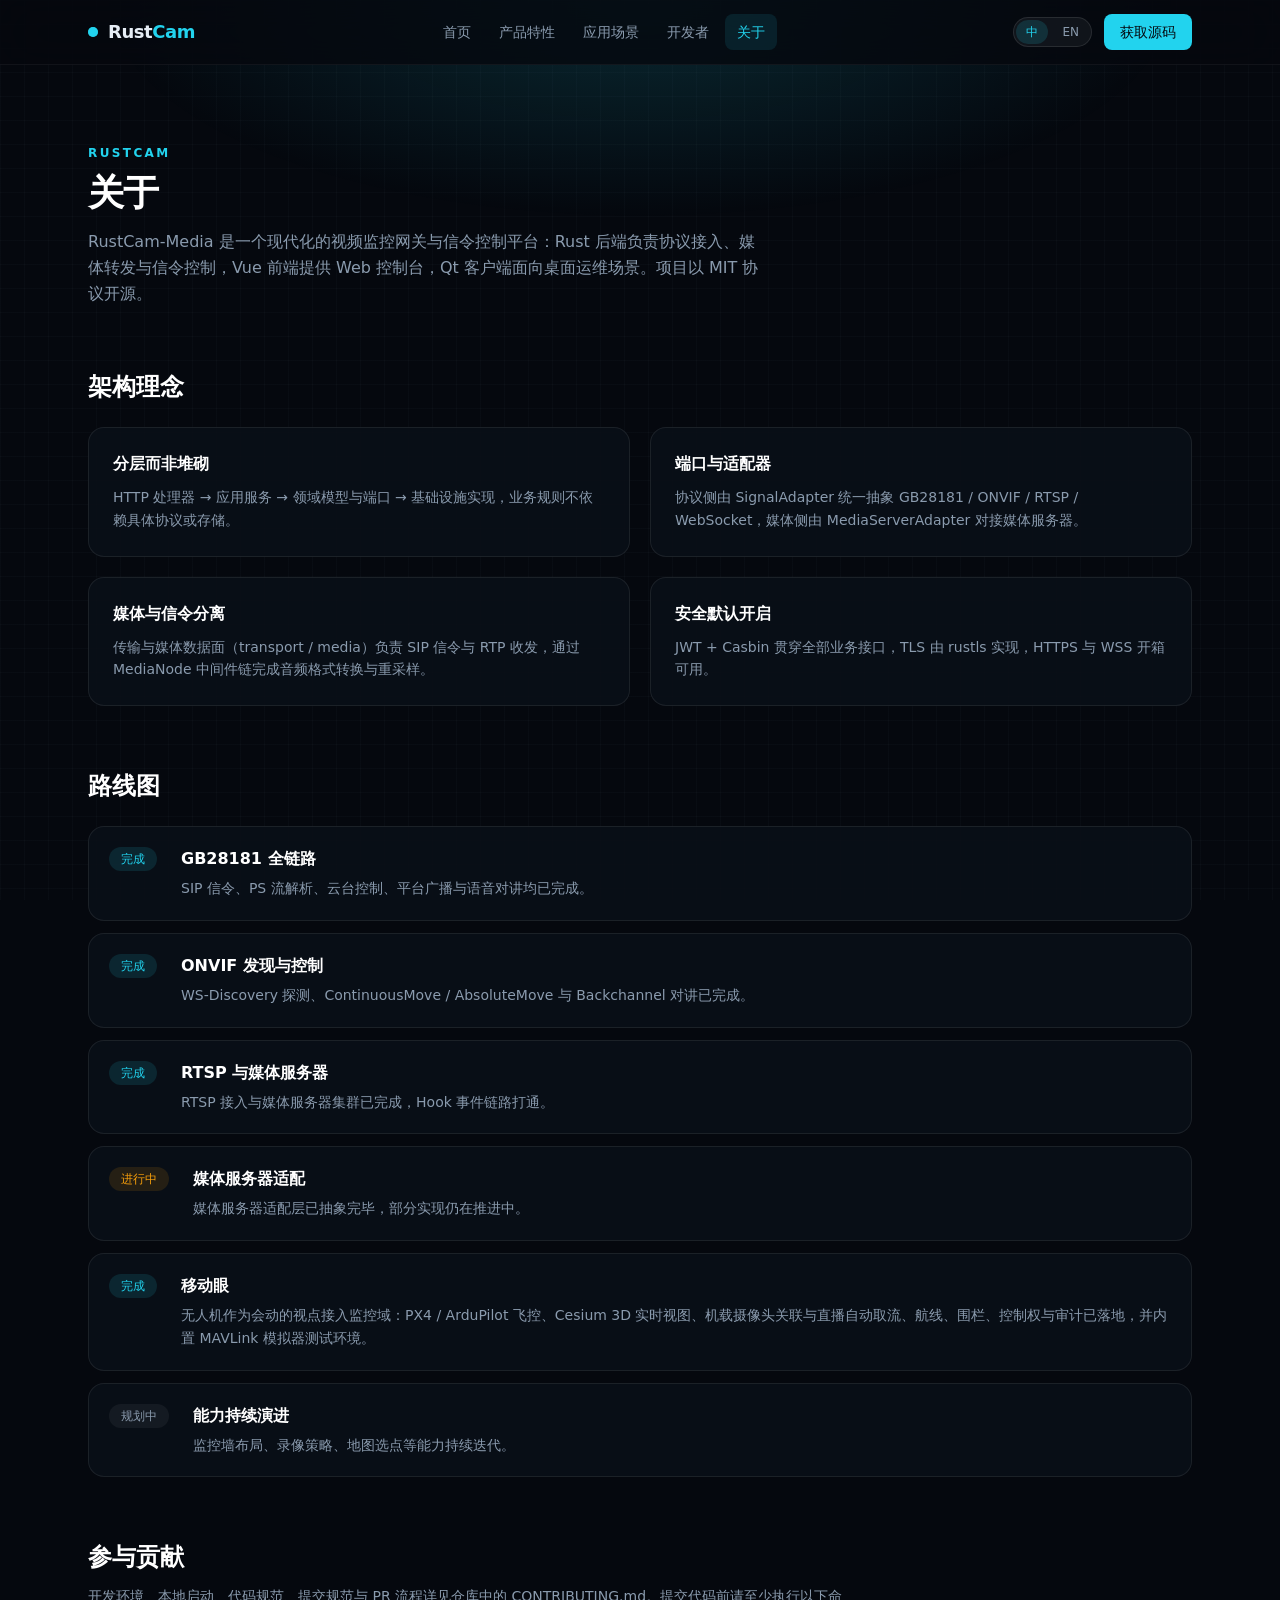
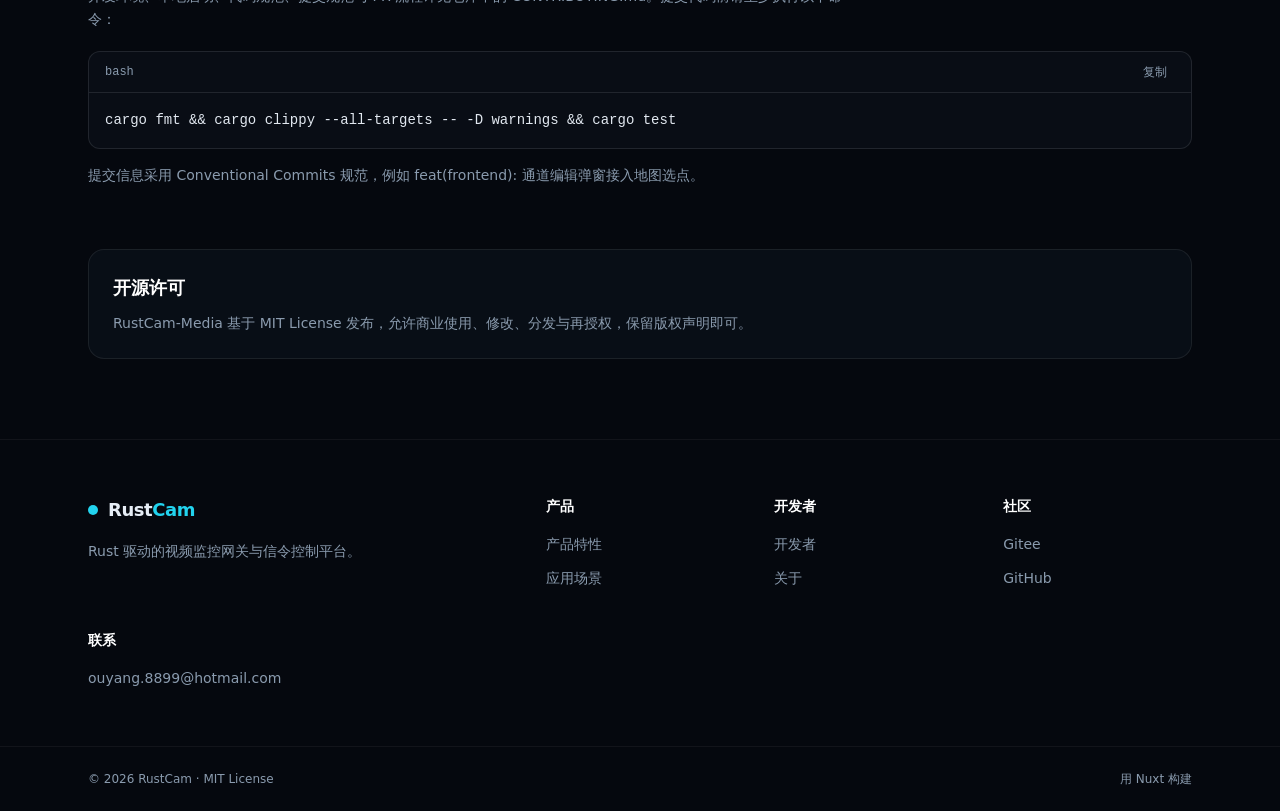
<file: about/index.html>
<!DOCTYPE html><html  lang="zh-CN"><head><meta charset="utf-8"><meta name="viewport" content="width=device-width, initial-scale=1"><title>关于 · RustCam</title><script type="importmap">{"imports":{"#entry":"/_nuxt/CUz45-2j.js"}}</script><link rel="stylesheet" href="/_nuxt/entry.j0DMsfi2.css" crossorigin><link rel="preload" as="fetch" crossorigin="anonymous" href="/about/_payload.json?_b=df4fccc4-9684-4685-96e1-188865fb1d0c"><link rel="modulepreload" as="script" crossorigin href="/_nuxt/CUz45-2j.js"><link rel="modulepreload" as="script" crossorigin href="/_nuxt/BEDXx6pQ.js"><link rel="modulepreload" as="script" crossorigin href="/_nuxt/C9z4Pgk2.js"><link rel="modulepreload" as="script" crossorigin href="/_nuxt/CGBMiuYq.js"><link rel="modulepreload" as="script" crossorigin href="/_nuxt/DX6k7qj_.js"><link rel="modulepreload" as="script" crossorigin href="/_nuxt/BQZeLUEs.js"><link rel="modulepreload" as="script" crossorigin href="/_nuxt/mubwmfPi.js"><link rel="modulepreload" as="script" crossorigin href="/_nuxt/CfNAuXsY.js"><link rel="modulepreload" as="script" crossorigin href="/_nuxt/D7xqP9HC.js"><script type="module" src="/_nuxt/CUz45-2j.js" crossorigin></script><link rel="prefetch" as="style" crossorigin href="/_nuxt/error-404.DpKY_dMl.css"><link rel="prefetch" as="script" crossorigin href="/_nuxt/BPau62NI.js"><link rel="prefetch" as="style" crossorigin href="/_nuxt/error-500.CmR4p1fc.css"><link rel="prefetch" as="script" crossorigin href="/_nuxt/9loH3uzp.js"><meta name="theme-color" content="#05080E"><link rel="icon" type="image/svg+xml" href="/favicon.svg"><meta name="robots" content="index, follow, max-image-preview:large, max-snippet:-1, max-video-preview:-1"><meta name="description" content="RustCam 的项目定位、架构理念、路线图、贡献指南与开源许可。"><meta property="og:title" content="关于 · RustCam"><meta property="og:description" content="RustCam 的项目定位、架构理念、路线图、贡献指南与开源许可。"></head><body><div id="__nuxt"><div><div class="bg-grid pointer-events-none fixed inset-0 -z-10 opacity-60" aria-hidden="true"></div><div class="pointer-events-none fixed inset-x-0 top-0 -z-10 h-[520px] bg-[radial-gradient(60%_60%_at_50%_0%,rgba(34,211,238,0.16),transparent_70%)]" aria-hidden="true"></div><div class="flex min-h-screen flex-col"><header class="sticky top-0 z-50 border-b border-white/5 bg-ink-950/80 backdrop-blur-xl"><a href="#main" class="sr-only focus:not-sr-only focus:absolute focus:left-4 focus:top-3 focus:z-50 focus:rounded focus:bg-accent focus:px-3 focus:py-2 focus:text-sm focus:text-ink-950">跳到主要内容</a><div class="mx-auto flex h-16 max-w-6xl items-center justify-between gap-4 px-6"><a href="/" class="flex items-center gap-2.5"><span class="relative flex h-2.5 w-2.5"><span class="absolute inline-flex h-full w-full animate-ping rounded-full bg-accent opacity-60"></span><span class="relative inline-flex h-2.5 w-2.5 rounded-full bg-accent"></span></span><span class="text-lg font-semibold tracking-tight">Rust<span class="text-accent">Cam</span></span></a><nav class="hidden items-center gap-1 md:flex" aria-label="主导航"><!--[--><a href="/" class="rounded-lg px-3 py-2 text-sm text-muted transition-colors hover:bg-white/5 hover:text-white">首页</a><a href="/features" class="rounded-lg px-3 py-2 text-sm text-muted transition-colors hover:bg-white/5 hover:text-white">产品特性</a><a href="/scenarios" class="rounded-lg px-3 py-2 text-sm text-muted transition-colors hover:bg-white/5 hover:text-white">应用场景</a><a href="/docs" class="rounded-lg px-3 py-2 text-sm text-muted transition-colors hover:bg-white/5 hover:text-white">开发者</a><a aria-current="page" href="/about" class="text-accent! bg-accent/10 router-link-exact-active rounded-lg px-3 py-2 text-sm text-muted transition-colors hover:bg-white/5 hover:text-white">关于</a><!--]--></nav><div class="hidden items-center gap-3 md:flex"><div class="flex items-center gap-1 rounded-full border border-white/10 bg-white/5 p-0.5"><!--[--><a aria-current="true" href="/about" class="router-link-active router-link-exact-active rounded-full px-2.5 py-1 text-xs font-medium transition-colors bg-accent/15 text-accent" aria-label="切换到 中文">中</a><a href="/en/about" class="rounded-full px-2.5 py-1 text-xs font-medium transition-colors text-muted hover:text-white" aria-label="切换到 English">EN</a><!--]--></div><a href="https://gitee.com/ouliuying/rustcam" target="_blank" rel="noopener noreferrer" class="rounded-lg bg-accent px-4 py-2 text-sm font-medium text-ink-950 transition-colors hover:bg-accent/85">获取源码</a></div><button type="button" class="inline-flex h-10 w-10 items-center justify-center rounded-lg border border-white/10 text-muted md:hidden" aria-expanded="false" aria-controls="mobile-nav" aria-label="打开菜单"><span class="sr-only">打开菜单</span><svg viewBox="0 0 24 24" class="h-5 w-5" fill="none" stroke="currentColor" stroke-width="1.8" stroke-linecap="round" aria-hidden="true"><path d="M4 7h16M4 12h16M4 17h16"></path></svg></button></div><div id="mobile-nav" class="border-t border-white/5 bg-ink-950/95 px-6 py-4 md:hidden" style="display:none;"><nav class="flex flex-col gap-1" aria-label="移动端导航"><!--[--><a href="/" class="rounded-lg px-3 py-2.5 text-sm text-muted transition-colors hover:bg-white/5 hover:text-white">首页</a><a href="/features" class="rounded-lg px-3 py-2.5 text-sm text-muted transition-colors hover:bg-white/5 hover:text-white">产品特性</a><a href="/scenarios" class="rounded-lg px-3 py-2.5 text-sm text-muted transition-colors hover:bg-white/5 hover:text-white">应用场景</a><a href="/docs" class="rounded-lg px-3 py-2.5 text-sm text-muted transition-colors hover:bg-white/5 hover:text-white">开发者</a><a aria-current="page" href="/about" class="text-accent! bg-accent/10 router-link-exact-active rounded-lg px-3 py-2.5 text-sm text-muted transition-colors hover:bg-white/5 hover:text-white">关于</a><!--]--></nav><div class="mt-4 flex items-center justify-between gap-3"><div class="flex items-center gap-1 rounded-full border border-white/10 bg-white/5 p-0.5"><!--[--><a aria-current="true" href="/about" class="router-link-active router-link-exact-active rounded-full px-2.5 py-1 text-xs font-medium transition-colors bg-accent/15 text-accent" aria-label="切换到 中文">中</a><a href="/en/about" class="rounded-full px-2.5 py-1 text-xs font-medium transition-colors text-muted hover:text-white" aria-label="切换到 English">EN</a><!--]--></div><a href="https://gitee.com/ouliuying/rustcam" target="_blank" rel="noopener noreferrer" class="rounded-lg bg-accent px-4 py-2 text-sm font-medium text-ink-950">获取源码</a></div></div></header><main id="main" class="flex-1"><!--[--><div class="mx-auto max-w-6xl px-6 py-20"><div class="max-w-2xl"><p class="text-accent text-xs font-semibold tracking-[0.2em] uppercase">RustCam</p><h2 class="mt-3 text-3xl font-semibold tracking-tight text-white sm:text-4xl">关于</h2><p class="text-muted mt-4 text-base leading-relaxed">RustCam-Media 是一个现代化的视频监控网关与信令控制平台：Rust 后端负责协议接入、媒体转发与信令控制，Vue 前端提供 Web 控制台，Qt 客户端面向桌面运维场景。项目以 MIT 协议开源。</p></div><section class="mt-16"><h2 class="text-2xl font-semibold text-white">架构理念</h2><div class="mt-6 grid gap-5 md:grid-cols-2"><!--[--><div class="transition-[opacity,transform] duration-700 ease-out translate-y-4 opacity-0" style="transition-delay:0ms;"><!--[--><div class="panel h-full p-6"><h3 class="font-semibold text-white">分层而非堆砌</h3><p class="text-muted mt-2.5 text-sm leading-relaxed">HTTP 处理器 → 应用服务 → 领域模型与端口 → 基础设施实现，业务规则不依赖具体协议或存储。</p></div><!--]--></div><div class="transition-[opacity,transform] duration-700 ease-out translate-y-4 opacity-0" style="transition-delay:70ms;"><!--[--><div class="panel h-full p-6"><h3 class="font-semibold text-white">端口与适配器</h3><p class="text-muted mt-2.5 text-sm leading-relaxed">协议侧由 SignalAdapter 统一抽象 GB28181 / ONVIF / RTSP / WebSocket，媒体侧由 MediaServerAdapter 对接媒体服务器。</p></div><!--]--></div><div class="transition-[opacity,transform] duration-700 ease-out translate-y-4 opacity-0" style="transition-delay:0ms;"><!--[--><div class="panel h-full p-6"><h3 class="font-semibold text-white">媒体与信令分离</h3><p class="text-muted mt-2.5 text-sm leading-relaxed">传输与媒体数据面（transport / media）负责 SIP 信令与 RTP 收发，通过 MediaNode 中间件链完成音频格式转换与重采样。</p></div><!--]--></div><div class="transition-[opacity,transform] duration-700 ease-out translate-y-4 opacity-0" style="transition-delay:70ms;"><!--[--><div class="panel h-full p-6"><h3 class="font-semibold text-white">安全默认开启</h3><p class="text-muted mt-2.5 text-sm leading-relaxed">JWT + Casbin 贯穿全部业务接口，TLS 由 rustls 实现，HTTPS 与 WSS 开箱可用。</p></div><!--]--></div><!--]--></div></section><section class="mt-16"><h2 class="text-2xl font-semibold text-white">路线图</h2><div class="mt-6 space-y-3"><!--[--><div class="transition-[opacity,transform] duration-700 ease-out translate-y-4 opacity-0" style="transition-delay:0ms;"><!--[--><div class="panel flex flex-col gap-3 p-5 sm:flex-row sm:items-start sm:gap-6"><span class="shrink-0 rounded-full px-3 py-1 text-xs bg-accent/12 text-accent">完成</span><div><h3 class="font-semibold text-white">GB28181 全链路</h3><p class="text-muted mt-1.5 text-sm leading-relaxed">SIP 信令、PS 流解析、云台控制、平台广播与语音对讲均已完成。</p></div></div><!--]--></div><div class="transition-[opacity,transform] duration-700 ease-out translate-y-4 opacity-0" style="transition-delay:60ms;"><!--[--><div class="panel flex flex-col gap-3 p-5 sm:flex-row sm:items-start sm:gap-6"><span class="shrink-0 rounded-full px-3 py-1 text-xs bg-accent/12 text-accent">完成</span><div><h3 class="font-semibold text-white">ONVIF 发现与控制</h3><p class="text-muted mt-1.5 text-sm leading-relaxed">WS-Discovery 探测、ContinuousMove / AbsoluteMove 与 Backchannel 对讲已完成。</p></div></div><!--]--></div><div class="transition-[opacity,transform] duration-700 ease-out translate-y-4 opacity-0" style="transition-delay:120ms;"><!--[--><div class="panel flex flex-col gap-3 p-5 sm:flex-row sm:items-start sm:gap-6"><span class="shrink-0 rounded-full px-3 py-1 text-xs bg-accent/12 text-accent">完成</span><div><h3 class="font-semibold text-white">RTSP 与媒体服务器</h3><p class="text-muted mt-1.5 text-sm leading-relaxed">RTSP 接入与媒体服务器集群已完成，Hook 事件链路打通。</p></div></div><!--]--></div><div class="transition-[opacity,transform] duration-700 ease-out translate-y-4 opacity-0" style="transition-delay:180ms;"><!--[--><div class="panel flex flex-col gap-3 p-5 sm:flex-row sm:items-start sm:gap-6"><span class="shrink-0 rounded-full px-3 py-1 text-xs bg-accent-amber/12 text-accent-amber">进行中</span><div><h3 class="font-semibold text-white">媒体服务器适配</h3><p class="text-muted mt-1.5 text-sm leading-relaxed">媒体服务器适配层已抽象完毕，部分实现仍在推进中。</p></div></div><!--]--></div><div class="transition-[opacity,transform] duration-700 ease-out translate-y-4 opacity-0" style="transition-delay:240ms;"><!--[--><div class="panel flex flex-col gap-3 p-5 sm:flex-row sm:items-start sm:gap-6"><span class="shrink-0 rounded-full px-3 py-1 text-xs bg-accent/12 text-accent">完成</span><div><h3 class="font-semibold text-white">移动眼</h3><p class="text-muted mt-1.5 text-sm leading-relaxed">无人机作为会动的视点接入监控域：PX4 / ArduPilot 飞控、Cesium 3D 实时视图、机载摄像头关联与直播自动取流、航线、围栏、控制权与审计已落地，并内置 MAVLink 模拟器测试环境。</p></div></div><!--]--></div><div class="transition-[opacity,transform] duration-700 ease-out translate-y-4 opacity-0" style="transition-delay:300ms;"><!--[--><div class="panel flex flex-col gap-3 p-5 sm:flex-row sm:items-start sm:gap-6"><span class="shrink-0 rounded-full px-3 py-1 text-xs bg-white/5 text-muted">规划中</span><div><h3 class="font-semibold text-white">能力持续演进</h3><p class="text-muted mt-1.5 text-sm leading-relaxed">监控墙布局、录像策略、地图选点等能力持续迭代。</p></div></div><!--]--></div><!--]--></div></section><section class="mt-16"><h2 class="text-2xl font-semibold text-white">参与贡献</h2><p class="text-muted mt-3 max-w-3xl text-sm leading-relaxed">开发环境、本地启动、代码规范、提交规范与 PR 流程详见仓库中的 CONTRIBUTING.md。提交代码前请至少执行以下命令：</p><div class="mt-5"><div class="overflow-hidden rounded-xl border border-white/10 bg-ink-900/80"><div class="flex items-center justify-between border-b border-white/10 px-4 py-2"><span class="font-mono text-xs text-muted">bash</span><button type="button" class="rounded-md px-2 py-1 text-xs text-muted transition-colors hover:bg-white/5 hover:text-white">复制</button></div><pre class="overflow-x-auto p-4 font-mono text-sm leading-relaxed text-slate-200"><code>cargo fmt &amp;&amp; cargo clippy --all-targets -- -D warnings &amp;&amp; cargo test</code></pre></div></div><p class="text-muted mt-4 text-sm">提交信息采用 Conventional Commits 规范，例如 feat(frontend): 通道编辑弹窗接入地图选点。</p></section><section class="mt-16"><div class="panel p-6"><h2 class="text-lg font-semibold text-white">开源许可</h2><p class="text-muted mt-2.5 text-sm leading-relaxed">RustCam-Media 基于 MIT License 发布，允许商业使用、修改、分发与再授权，保留版权声明即可。</p></div></section></div><!--]--></main><footer class="border-t border-white/5 bg-ink-950"><div class="mx-auto grid max-w-6xl gap-10 px-6 py-14 sm:grid-cols-2 lg:grid-cols-5"><div class="sm:col-span-2"><div class="flex items-center gap-2.5"><span class="h-2.5 w-2.5 rounded-full bg-accent"></span><span class="text-lg font-semibold tracking-tight">Rust<span class="text-accent">Cam</span></span></div><p class="text-muted mt-4 max-w-xs text-sm leading-relaxed">Rust 驱动的视频监控网关与信令控制平台。</p></div><!--[--><div><h3 class="text-sm font-semibold text-white">产品</h3><ul class="mt-4 space-y-2.5"><!--[--><li><a href="/features" class="text-muted text-sm transition-colors hover:text-accent">产品特性</a></li><li><a href="/scenarios" class="text-muted text-sm transition-colors hover:text-accent">应用场景</a></li><!--]--></ul></div><div><h3 class="text-sm font-semibold text-white">开发者</h3><ul class="mt-4 space-y-2.5"><!--[--><li><a href="/docs" class="text-muted text-sm transition-colors hover:text-accent">开发者</a></li><li><a aria-current="page" href="/about" class="router-link-active router-link-exact-active text-muted text-sm transition-colors hover:text-accent">关于</a></li><!--]--></ul></div><div><h3 class="text-sm font-semibold text-white">社区</h3><ul class="mt-4 space-y-2.5"><!--[--><li><a href="https://gitee.com/ouliuying/rustcam" target="_blank" rel="noopener noreferrer" class="text-muted text-sm transition-colors hover:text-accent">Gitee</a></li><li><a href="https://github.com/ouyang8899/rustcam" target="_blank" rel="noopener noreferrer" class="text-muted text-sm transition-colors hover:text-accent">GitHub</a></li><!--]--></ul></div><div><h3 class="text-sm font-semibold text-white">联系</h3><ul class="mt-4 space-y-2.5"><!--[--><li><a href="mailto:ouyang.8899@hotmail.com" target="_blank" rel="noopener noreferrer" class="text-muted text-sm transition-colors hover:text-accent">ouyang.8899@hotmail.com</a></li><!--]--></ul></div><!--]--></div><div class="border-t border-white/5"><div class="text-muted mx-auto flex max-w-6xl flex-col gap-2 px-6 py-6 text-xs sm:flex-row sm:items-center sm:justify-between"><p>© 2026 RustCam · MIT License</p><p>用 Nuxt 构建</p></div></div></footer></div></div></div><div id="teleports"></div><script>window.__NUXT__={};window.__NUXT__.config={public:{i18n:{baseUrl:"",defaultLocale:"zh",rootRedirect:"",redirectStatusCode:302,skipSettingLocaleOnNavigate:false,locales:[{code:"zh",language:"zh-CN",name:"中文",domains:[],defaultForDomains:[]},{code:"en",language:"en-US",name:"English",domains:[],defaultForDomains:[]}],detectBrowserLanguage:false,experimental:{localeDetector:"",typedPages:true,typedOptionsAndMessages:false,alternateLinkCanonicalQueries:true,devCache:false,cacheLifetime:"",stripMessagesPayload:false,preload:false,strictSeo:false,nitroContextDetection:true,httpCacheDuration:10,compactRoutes:false,prerenderMessages:false,optimizeMessageBundling:true},domainLocales:{zh:{domain:""},en:{domain:""}}},"nuxt-robots":{version:"7.0.2",debug:false,credits:true,groups:[{userAgent:["*"],allow:["/","/en"],comment:[],disallow:[],contentUsage:[],contentSignal:[],_indexable:true,_rules:[{pattern:"/",allow:true},{pattern:"/en",allow:true}],_normalized:true}],sitemap:["/sitemap_index.xml"],header:true,robotsEnabledValue:"index, follow, max-image-preview:large, max-snippet:-1, max-video-preview:-1",robotsDisabledValue:"noindex, nofollow",cacheControl:"max-age=14400, must-revalidate",botDetection:true}},app:{baseURL:"/",buildId:"df4fccc4-9684-4685-96e1-188865fb1d0c",buildAssetsDir:"/_nuxt/",cdnURL:""}}</script><script type="application/json" data-nuxt-data="nuxt-app" data-ssr="true" id="__NUXT_DATA__" data-src="/about/_payload.json?_b=df4fccc4-9684-4685-96e1-188865fb1d0c">[{"state":1,"once":19,"_errors":20,"serverRendered":6,"path":22,"prerenderedAt":23},["Reactive",2],{"$si18n:cached-locale-configs":3,"$si18n:resolved-locale":9,"$ssite-config":10},{"zh":4,"en":7},{"fallbacks":5,"cacheable":6},[],true,{"fallbacks":8,"cacheable":6},[],"",{"_priority":11,"currentLocale":15,"defaultLocale":15,"env":16,"indexable":6,"name":17,"url":18},{"env":12,"url":13,"name":13,"defaultLocale":14,"currentLocale":14},-15,-3,-2,"zh-CN","production","RustCam","https:\u002F\u002Fwww.rustcam.com",["Set"],["ShallowReactive",21],{},"\u002Fabout",1793958312474]</script></body></html>
</file>
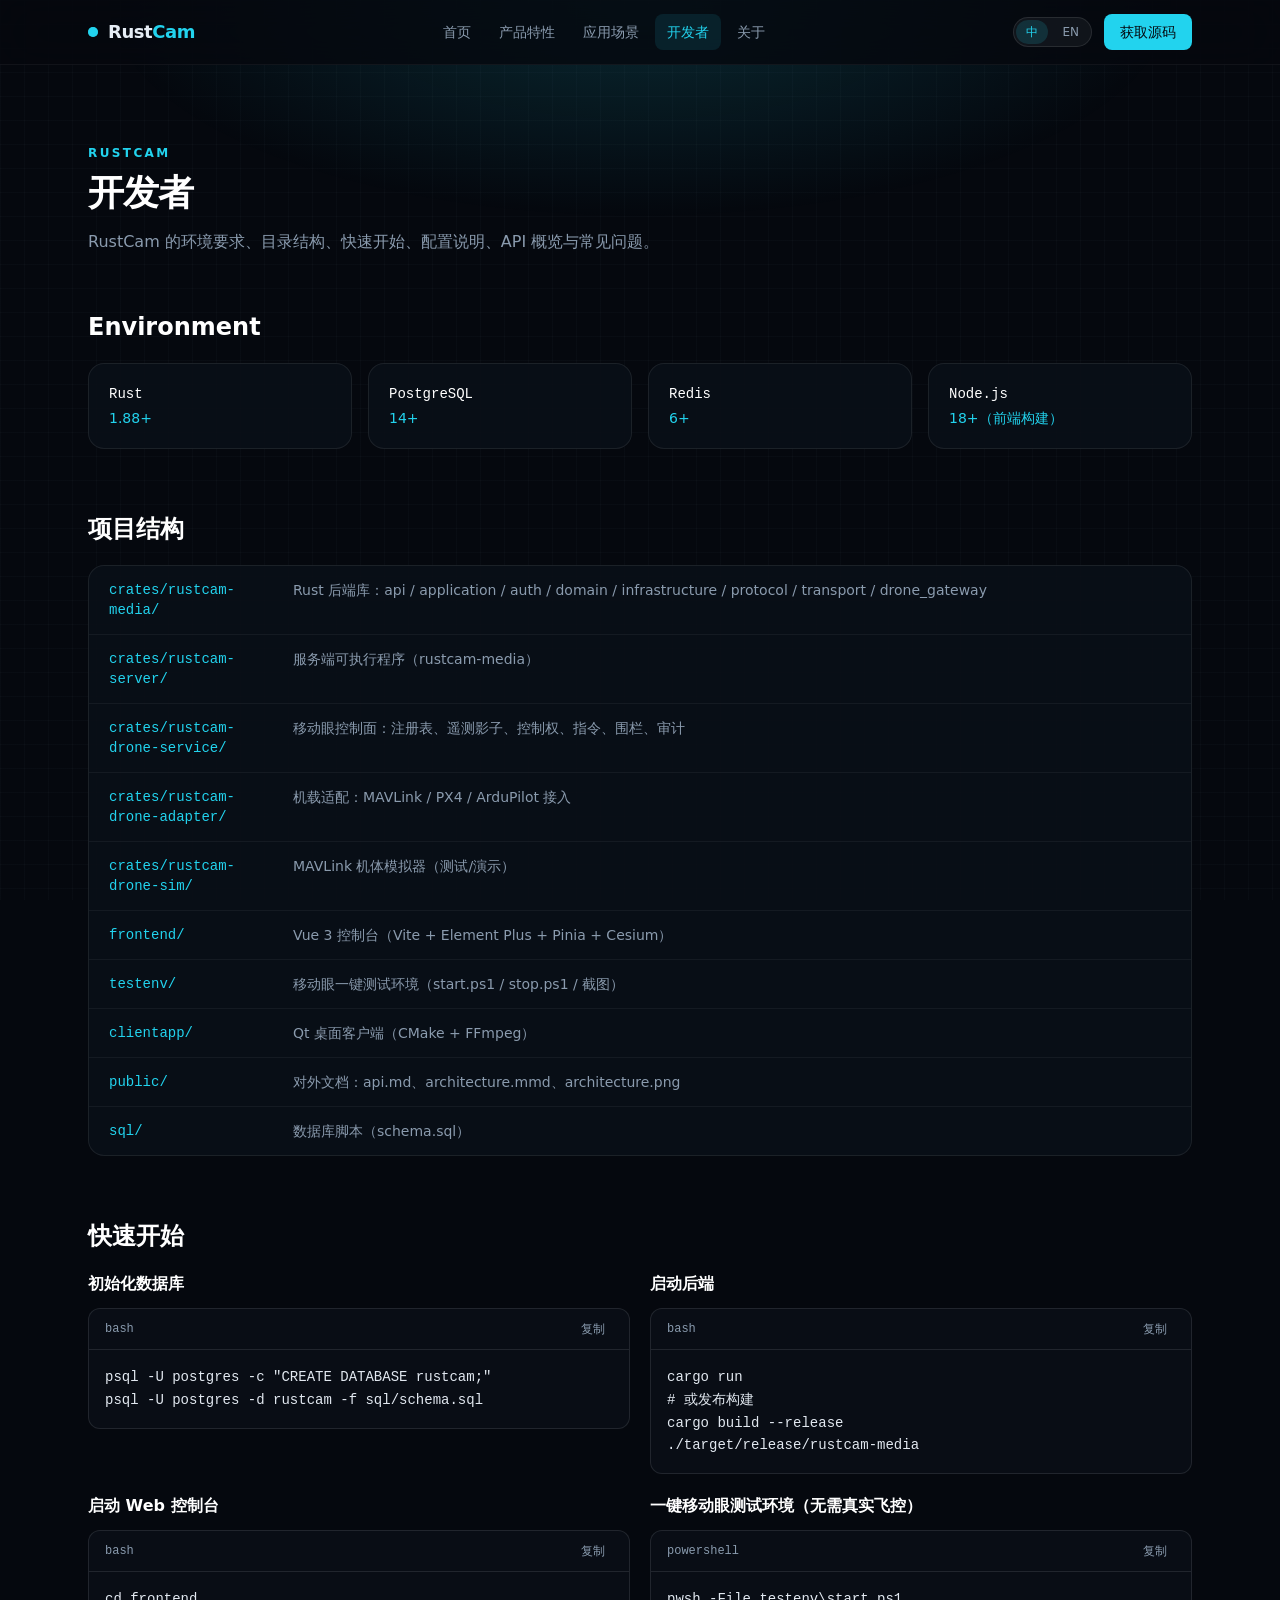
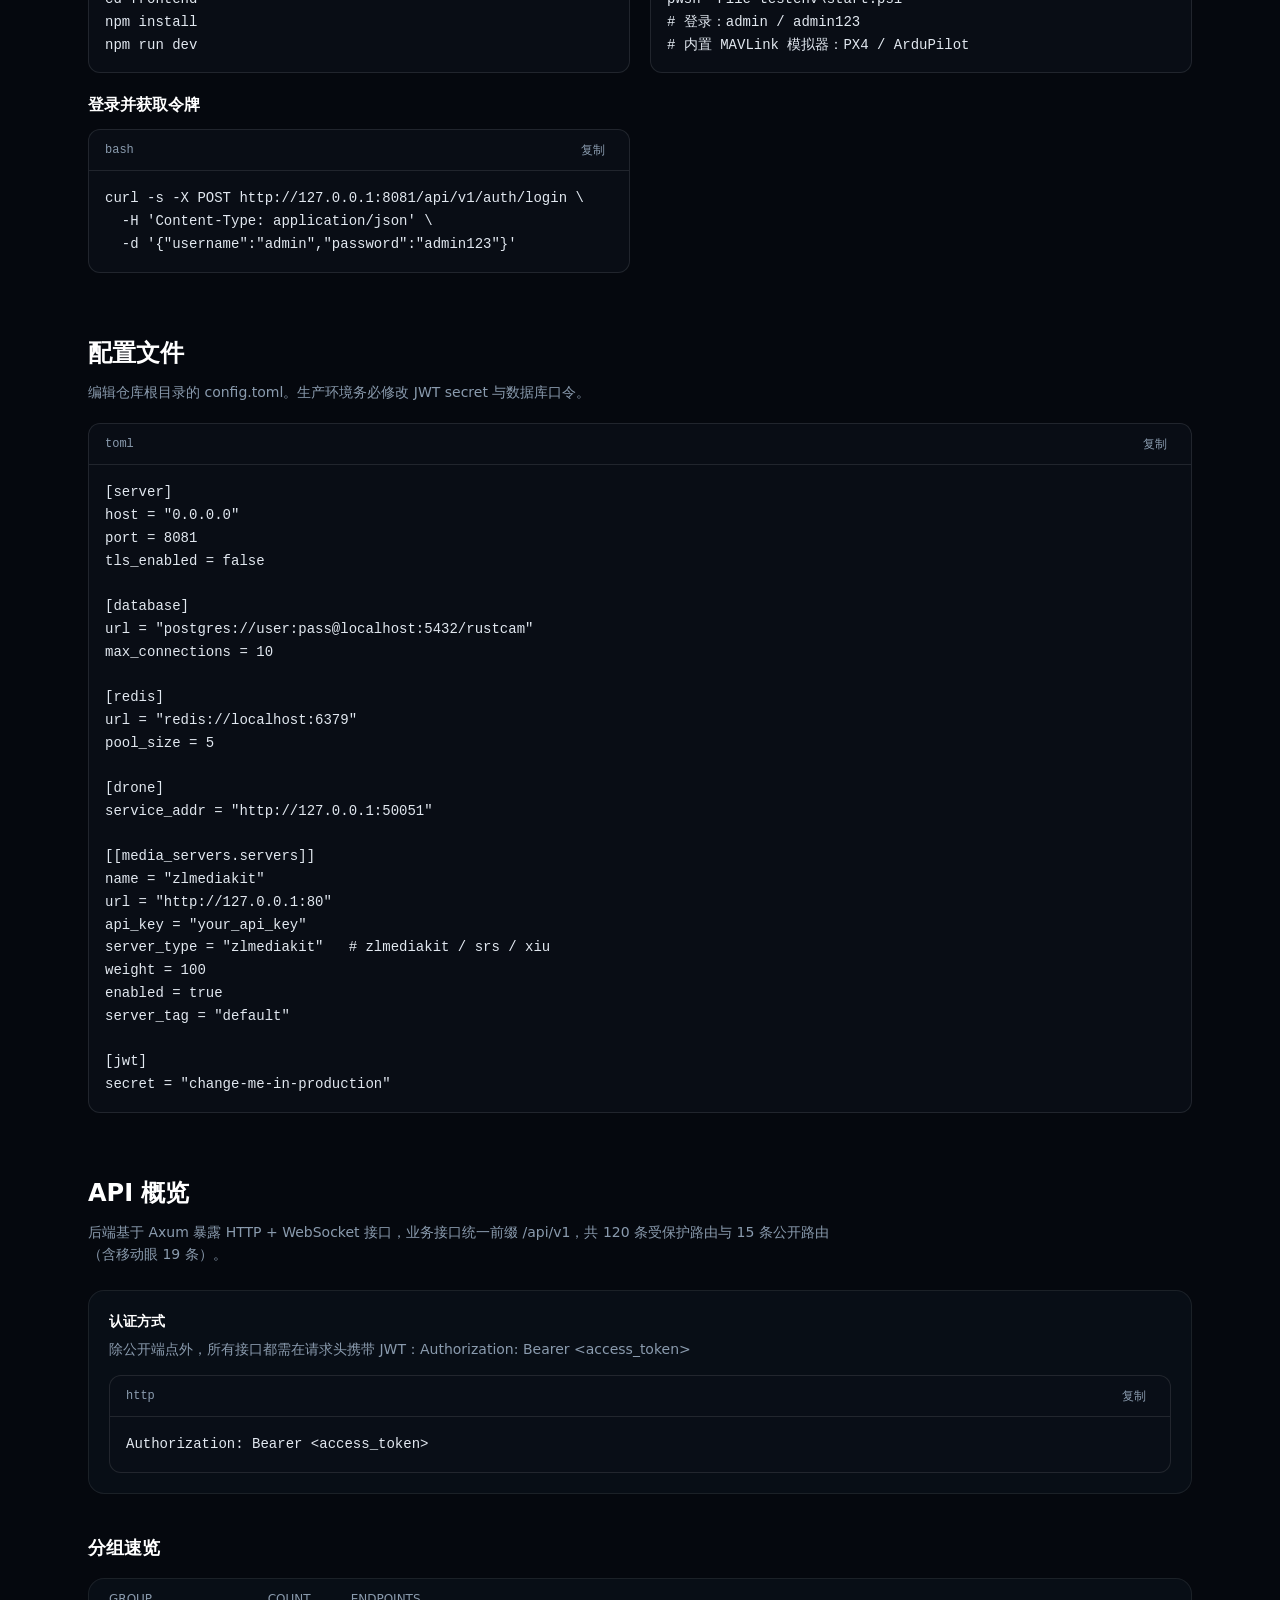
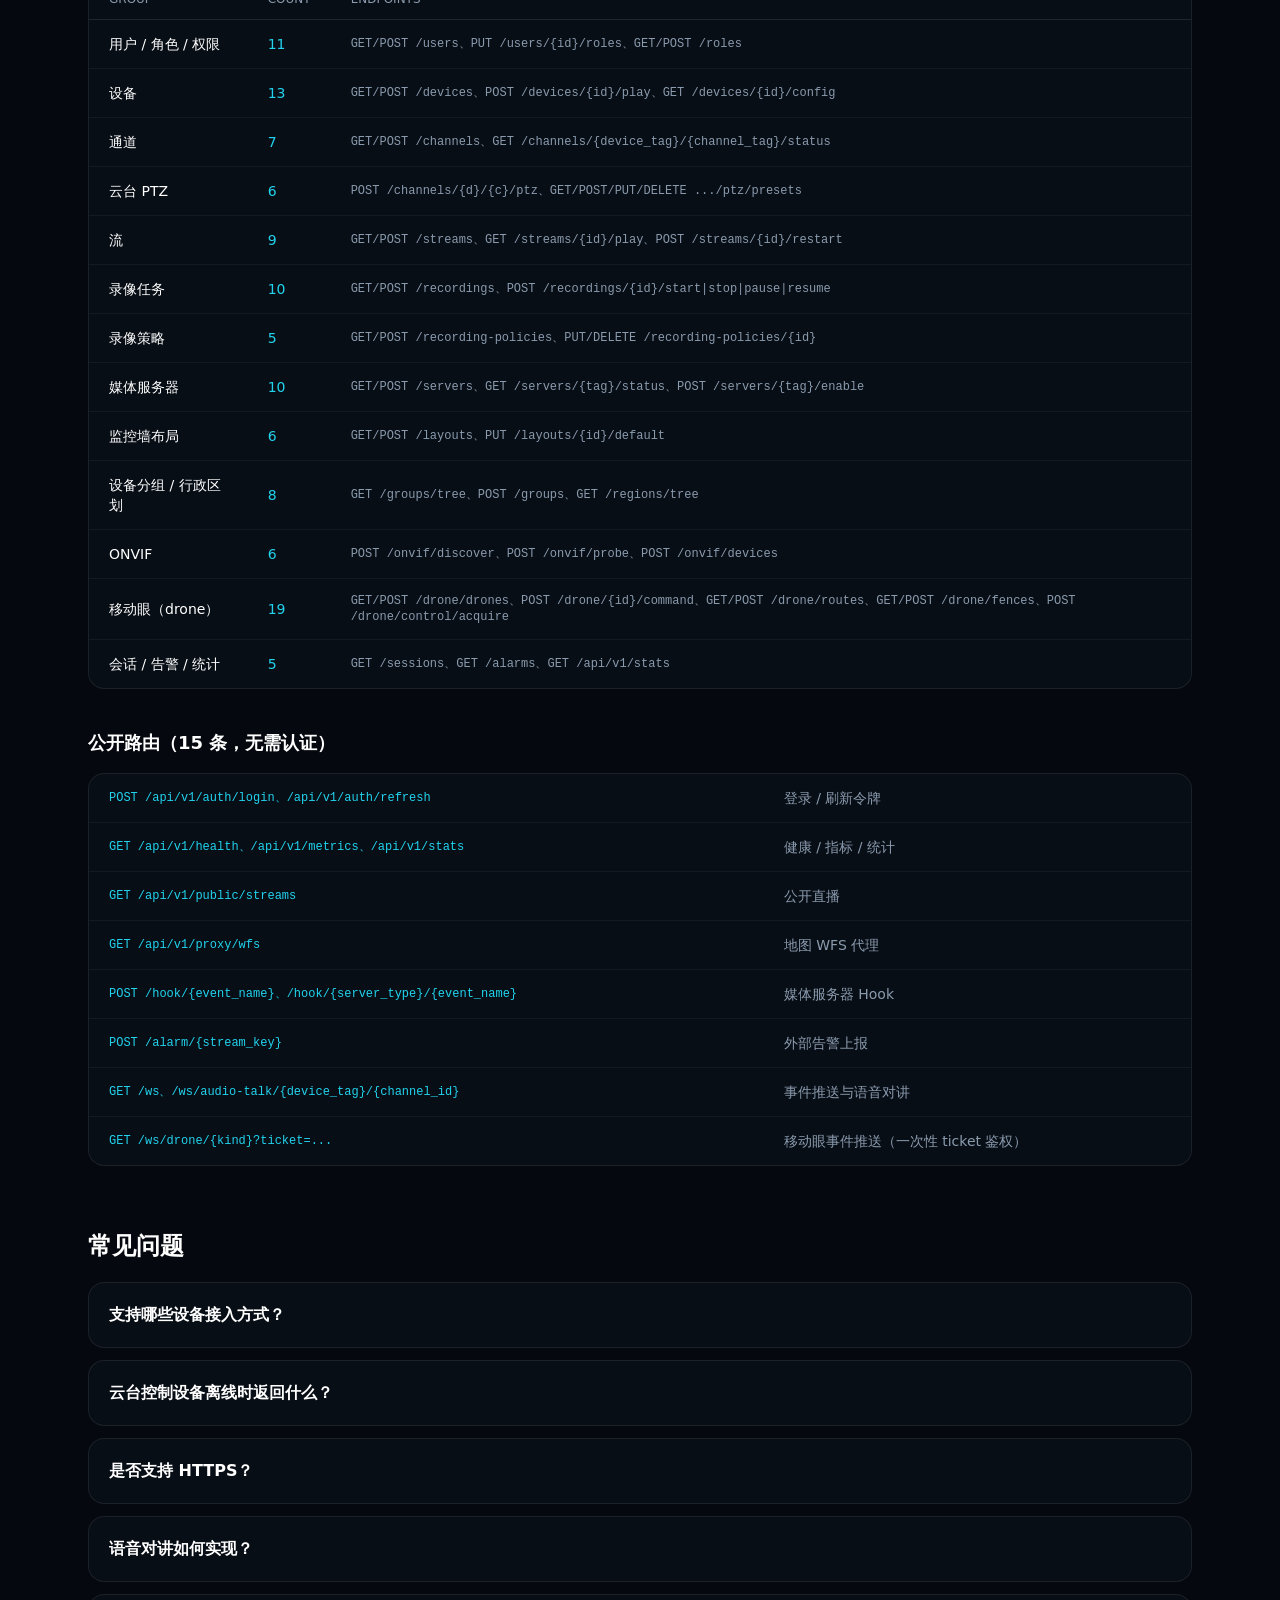
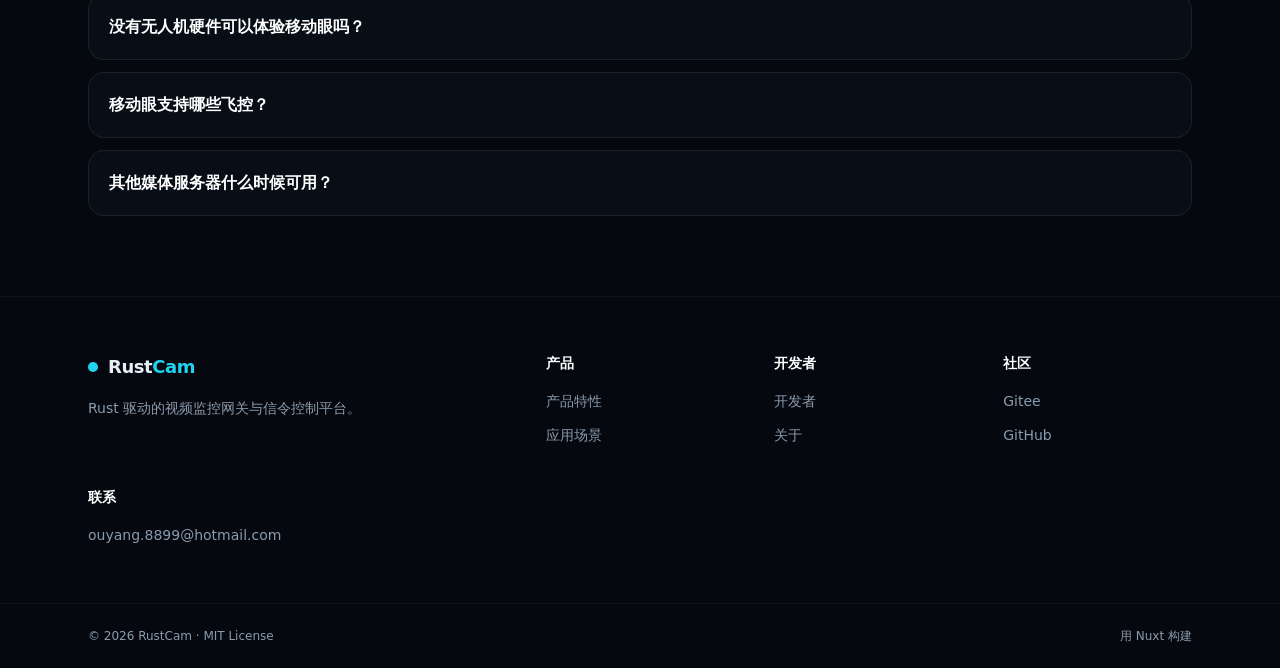
<file: docs/index.html>
<!DOCTYPE html><html  lang="zh-CN"><head><meta charset="utf-8"><meta name="viewport" content="width=device-width, initial-scale=1"><title>开发者文档 · RustCam</title><script type="importmap">{"imports":{"#entry":"/_nuxt/CUz45-2j.js"}}</script><link rel="stylesheet" href="/_nuxt/entry.j0DMsfi2.css" crossorigin><link rel="preload" as="fetch" crossorigin="anonymous" href="/docs/_payload.json?_b=df4fccc4-9684-4685-96e1-188865fb1d0c"><link rel="modulepreload" as="script" crossorigin href="/_nuxt/CUz45-2j.js"><link rel="modulepreload" as="script" crossorigin href="/_nuxt/BEDXx6pQ.js"><link rel="modulepreload" as="script" crossorigin href="/_nuxt/C9z4Pgk2.js"><link rel="modulepreload" as="script" crossorigin href="/_nuxt/CGBMiuYq.js"><link rel="modulepreload" as="script" crossorigin href="/_nuxt/DX6k7qj_.js"><link rel="modulepreload" as="script" crossorigin href="/_nuxt/C0mmvcfZ.js"><link rel="modulepreload" as="script" crossorigin href="/_nuxt/mubwmfPi.js"><link rel="modulepreload" as="script" crossorigin href="/_nuxt/D7xqP9HC.js"><script type="module" src="/_nuxt/CUz45-2j.js" crossorigin></script><link rel="prefetch" as="style" crossorigin href="/_nuxt/error-404.DpKY_dMl.css"><link rel="prefetch" as="script" crossorigin href="/_nuxt/BPau62NI.js"><link rel="prefetch" as="style" crossorigin href="/_nuxt/error-500.CmR4p1fc.css"><link rel="prefetch" as="script" crossorigin href="/_nuxt/9loH3uzp.js"><meta name="theme-color" content="#05080E"><link rel="icon" type="image/svg+xml" href="/favicon.svg"><meta name="robots" content="index, follow, max-image-preview:large, max-snippet:-1, max-video-preview:-1"><meta name="description" content="RustCam 的环境要求、目录结构、快速开始、配置说明、API 概览与常见问题。"><meta property="og:title" content="开发者文档 · RustCam"><meta property="og:description" content="RustCam 的环境要求、目录结构、快速开始、配置说明、API 概览与常见问题。"></head><body><div id="__nuxt"><div><div class="bg-grid pointer-events-none fixed inset-0 -z-10 opacity-60" aria-hidden="true"></div><div class="pointer-events-none fixed inset-x-0 top-0 -z-10 h-[520px] bg-[radial-gradient(60%_60%_at_50%_0%,rgba(34,211,238,0.16),transparent_70%)]" aria-hidden="true"></div><div class="flex min-h-screen flex-col"><header class="sticky top-0 z-50 border-b border-white/5 bg-ink-950/80 backdrop-blur-xl"><a href="#main" class="sr-only focus:not-sr-only focus:absolute focus:left-4 focus:top-3 focus:z-50 focus:rounded focus:bg-accent focus:px-3 focus:py-2 focus:text-sm focus:text-ink-950">跳到主要内容</a><div class="mx-auto flex h-16 max-w-6xl items-center justify-between gap-4 px-6"><a href="/" class="flex items-center gap-2.5"><span class="relative flex h-2.5 w-2.5"><span class="absolute inline-flex h-full w-full animate-ping rounded-full bg-accent opacity-60"></span><span class="relative inline-flex h-2.5 w-2.5 rounded-full bg-accent"></span></span><span class="text-lg font-semibold tracking-tight">Rust<span class="text-accent">Cam</span></span></a><nav class="hidden items-center gap-1 md:flex" aria-label="主导航"><!--[--><a href="/" class="rounded-lg px-3 py-2 text-sm text-muted transition-colors hover:bg-white/5 hover:text-white">首页</a><a href="/features" class="rounded-lg px-3 py-2 text-sm text-muted transition-colors hover:bg-white/5 hover:text-white">产品特性</a><a href="/scenarios" class="rounded-lg px-3 py-2 text-sm text-muted transition-colors hover:bg-white/5 hover:text-white">应用场景</a><a aria-current="page" href="/docs" class="text-accent! bg-accent/10 router-link-exact-active rounded-lg px-3 py-2 text-sm text-muted transition-colors hover:bg-white/5 hover:text-white">开发者</a><a href="/about" class="rounded-lg px-3 py-2 text-sm text-muted transition-colors hover:bg-white/5 hover:text-white">关于</a><!--]--></nav><div class="hidden items-center gap-3 md:flex"><div class="flex items-center gap-1 rounded-full border border-white/10 bg-white/5 p-0.5"><!--[--><a aria-current="true" href="/docs" class="router-link-active router-link-exact-active rounded-full px-2.5 py-1 text-xs font-medium transition-colors bg-accent/15 text-accent" aria-label="切换到 中文">中</a><a href="/en/docs" class="rounded-full px-2.5 py-1 text-xs font-medium transition-colors text-muted hover:text-white" aria-label="切换到 English">EN</a><!--]--></div><a href="https://gitee.com/ouliuying/rustcam" target="_blank" rel="noopener noreferrer" class="rounded-lg bg-accent px-4 py-2 text-sm font-medium text-ink-950 transition-colors hover:bg-accent/85">获取源码</a></div><button type="button" class="inline-flex h-10 w-10 items-center justify-center rounded-lg border border-white/10 text-muted md:hidden" aria-expanded="false" aria-controls="mobile-nav" aria-label="打开菜单"><span class="sr-only">打开菜单</span><svg viewBox="0 0 24 24" class="h-5 w-5" fill="none" stroke="currentColor" stroke-width="1.8" stroke-linecap="round" aria-hidden="true"><path d="M4 7h16M4 12h16M4 17h16"></path></svg></button></div><div id="mobile-nav" class="border-t border-white/5 bg-ink-950/95 px-6 py-4 md:hidden" style="display:none;"><nav class="flex flex-col gap-1" aria-label="移动端导航"><!--[--><a href="/" class="rounded-lg px-3 py-2.5 text-sm text-muted transition-colors hover:bg-white/5 hover:text-white">首页</a><a href="/features" class="rounded-lg px-3 py-2.5 text-sm text-muted transition-colors hover:bg-white/5 hover:text-white">产品特性</a><a href="/scenarios" class="rounded-lg px-3 py-2.5 text-sm text-muted transition-colors hover:bg-white/5 hover:text-white">应用场景</a><a aria-current="page" href="/docs" class="text-accent! bg-accent/10 router-link-exact-active rounded-lg px-3 py-2.5 text-sm text-muted transition-colors hover:bg-white/5 hover:text-white">开发者</a><a href="/about" class="rounded-lg px-3 py-2.5 text-sm text-muted transition-colors hover:bg-white/5 hover:text-white">关于</a><!--]--></nav><div class="mt-4 flex items-center justify-between gap-3"><div class="flex items-center gap-1 rounded-full border border-white/10 bg-white/5 p-0.5"><!--[--><a aria-current="true" href="/docs" class="router-link-active router-link-exact-active rounded-full px-2.5 py-1 text-xs font-medium transition-colors bg-accent/15 text-accent" aria-label="切换到 中文">中</a><a href="/en/docs" class="rounded-full px-2.5 py-1 text-xs font-medium transition-colors text-muted hover:text-white" aria-label="切换到 English">EN</a><!--]--></div><a href="https://gitee.com/ouliuying/rustcam" target="_blank" rel="noopener noreferrer" class="rounded-lg bg-accent px-4 py-2 text-sm font-medium text-ink-950">获取源码</a></div></div></header><main id="main" class="flex-1"><!--[--><div class="mx-auto max-w-6xl px-6 py-20"><div class="max-w-2xl"><p class="text-accent text-xs font-semibold tracking-[0.2em] uppercase">RustCam</p><h2 class="mt-3 text-3xl font-semibold tracking-tight text-white sm:text-4xl">开发者</h2><p class="text-muted mt-4 text-base leading-relaxed">RustCam 的环境要求、目录结构、快速开始、配置说明、API 概览与常见问题。</p></div><section class="mt-14"><h2 class="text-2xl font-semibold text-white">Environment</h2><div class="mt-5 grid gap-4 sm:grid-cols-2 lg:grid-cols-4"><!--[--><div class="panel p-5"><p class="font-mono text-sm text-white">Rust</p><p class="text-accent mt-1 text-sm">1.88+</p></div><div class="panel p-5"><p class="font-mono text-sm text-white">PostgreSQL</p><p class="text-accent mt-1 text-sm">14+</p></div><div class="panel p-5"><p class="font-mono text-sm text-white">Redis</p><p class="text-accent mt-1 text-sm">6+</p></div><div class="panel p-5"><p class="font-mono text-sm text-white">Node.js</p><p class="text-accent mt-1 text-sm">18+（前端构建）</p></div><!--]--></div></section><section class="mt-16"><h2 class="text-2xl font-semibold text-white">项目结构</h2><div class="panel mt-5 overflow-hidden"><!--[--><div class="flex flex-col gap-1 border-b border-white/5 px-5 py-3.5 last:border-0 sm:flex-row sm:gap-6"><code class="font-mono text-sm text-accent sm:w-40 sm:shrink-0">crates/rustcam-media/</code><span class="text-muted text-sm">Rust 后端库：api / application / auth / domain / infrastructure / protocol / transport / drone_gateway</span></div><div class="flex flex-col gap-1 border-b border-white/5 px-5 py-3.5 last:border-0 sm:flex-row sm:gap-6"><code class="font-mono text-sm text-accent sm:w-40 sm:shrink-0">crates/rustcam-server/</code><span class="text-muted text-sm">服务端可执行程序（rustcam-media）</span></div><div class="flex flex-col gap-1 border-b border-white/5 px-5 py-3.5 last:border-0 sm:flex-row sm:gap-6"><code class="font-mono text-sm text-accent sm:w-40 sm:shrink-0">crates/rustcam-drone-service/</code><span class="text-muted text-sm">移动眼控制面：注册表、遥测影子、控制权、指令、围栏、审计</span></div><div class="flex flex-col gap-1 border-b border-white/5 px-5 py-3.5 last:border-0 sm:flex-row sm:gap-6"><code class="font-mono text-sm text-accent sm:w-40 sm:shrink-0">crates/rustcam-drone-adapter/</code><span class="text-muted text-sm">机载适配：MAVLink / PX4 / ArduPilot 接入</span></div><div class="flex flex-col gap-1 border-b border-white/5 px-5 py-3.5 last:border-0 sm:flex-row sm:gap-6"><code class="font-mono text-sm text-accent sm:w-40 sm:shrink-0">crates/rustcam-drone-sim/</code><span class="text-muted text-sm">MAVLink 机体模拟器（测试/演示）</span></div><div class="flex flex-col gap-1 border-b border-white/5 px-5 py-3.5 last:border-0 sm:flex-row sm:gap-6"><code class="font-mono text-sm text-accent sm:w-40 sm:shrink-0">frontend/</code><span class="text-muted text-sm">Vue 3 控制台（Vite + Element Plus + Pinia + Cesium）</span></div><div class="flex flex-col gap-1 border-b border-white/5 px-5 py-3.5 last:border-0 sm:flex-row sm:gap-6"><code class="font-mono text-sm text-accent sm:w-40 sm:shrink-0">testenv/</code><span class="text-muted text-sm">移动眼一键测试环境（start.ps1 / stop.ps1 / 截图）</span></div><div class="flex flex-col gap-1 border-b border-white/5 px-5 py-3.5 last:border-0 sm:flex-row sm:gap-6"><code class="font-mono text-sm text-accent sm:w-40 sm:shrink-0">clientapp/</code><span class="text-muted text-sm">Qt 桌面客户端（CMake + FFmpeg）</span></div><div class="flex flex-col gap-1 border-b border-white/5 px-5 py-3.5 last:border-0 sm:flex-row sm:gap-6"><code class="font-mono text-sm text-accent sm:w-40 sm:shrink-0">public/</code><span class="text-muted text-sm">对外文档：api.md、architecture.mmd、architecture.png</span></div><div class="flex flex-col gap-1 border-b border-white/5 px-5 py-3.5 last:border-0 sm:flex-row sm:gap-6"><code class="font-mono text-sm text-accent sm:w-40 sm:shrink-0">sql/</code><span class="text-muted text-sm">数据库脚本（schema.sql）</span></div><!--]--></div></section><section class="mt-16"><h2 class="text-2xl font-semibold text-white">快速开始</h2><div class="mt-5 grid gap-5 md:grid-cols-2"><!--[--><div><h3 class="mb-3 font-semibold text-white">初始化数据库</h3><div class="overflow-hidden rounded-xl border border-white/10 bg-ink-900/80"><div class="flex items-center justify-between border-b border-white/10 px-4 py-2"><span class="font-mono text-xs text-muted">bash</span><button type="button" class="rounded-md px-2 py-1 text-xs text-muted transition-colors hover:bg-white/5 hover:text-white">复制</button></div><pre class="overflow-x-auto p-4 font-mono text-sm leading-relaxed text-slate-200"><code>psql -U postgres -c &quot;CREATE DATABASE rustcam;&quot;
psql -U postgres -d rustcam -f sql/schema.sql</code></pre></div></div><div><h3 class="mb-3 font-semibold text-white">启动后端</h3><div class="overflow-hidden rounded-xl border border-white/10 bg-ink-900/80"><div class="flex items-center justify-between border-b border-white/10 px-4 py-2"><span class="font-mono text-xs text-muted">bash</span><button type="button" class="rounded-md px-2 py-1 text-xs text-muted transition-colors hover:bg-white/5 hover:text-white">复制</button></div><pre class="overflow-x-auto p-4 font-mono text-sm leading-relaxed text-slate-200"><code>cargo run
# 或发布构建
cargo build --release
./target/release/rustcam-media</code></pre></div></div><div><h3 class="mb-3 font-semibold text-white">启动 Web 控制台</h3><div class="overflow-hidden rounded-xl border border-white/10 bg-ink-900/80"><div class="flex items-center justify-between border-b border-white/10 px-4 py-2"><span class="font-mono text-xs text-muted">bash</span><button type="button" class="rounded-md px-2 py-1 text-xs text-muted transition-colors hover:bg-white/5 hover:text-white">复制</button></div><pre class="overflow-x-auto p-4 font-mono text-sm leading-relaxed text-slate-200"><code>cd frontend
npm install
npm run dev</code></pre></div></div><div><h3 class="mb-3 font-semibold text-white">一键移动眼测试环境（无需真实飞控）</h3><div class="overflow-hidden rounded-xl border border-white/10 bg-ink-900/80"><div class="flex items-center justify-between border-b border-white/10 px-4 py-2"><span class="font-mono text-xs text-muted">powershell</span><button type="button" class="rounded-md px-2 py-1 text-xs text-muted transition-colors hover:bg-white/5 hover:text-white">复制</button></div><pre class="overflow-x-auto p-4 font-mono text-sm leading-relaxed text-slate-200"><code>pwsh -File testenv\start.ps1
# 登录：admin / admin123
# 内置 MAVLink 模拟器：PX4 / ArduPilot</code></pre></div></div><div><h3 class="mb-3 font-semibold text-white">登录并获取令牌</h3><div class="overflow-hidden rounded-xl border border-white/10 bg-ink-900/80"><div class="flex items-center justify-between border-b border-white/10 px-4 py-2"><span class="font-mono text-xs text-muted">bash</span><button type="button" class="rounded-md px-2 py-1 text-xs text-muted transition-colors hover:bg-white/5 hover:text-white">复制</button></div><pre class="overflow-x-auto p-4 font-mono text-sm leading-relaxed text-slate-200"><code>curl -s -X POST http://127.0.0.1:8081/api/v1/auth/login \
  -H &#39;Content-Type: application/json&#39; \
  -d &#39;{&quot;username&quot;:&quot;admin&quot;,&quot;password&quot;:&quot;admin123&quot;}&#39;</code></pre></div></div><!--]--></div></section><section class="mt-16"><h2 class="text-2xl font-semibold text-white">配置文件</h2><p class="text-muted mt-3 max-w-3xl text-sm leading-relaxed">编辑仓库根目录的 config.toml。生产环境务必修改 JWT secret 与数据库口令。</p><div class="mt-5"><div class="overflow-hidden rounded-xl border border-white/10 bg-ink-900/80"><div class="flex items-center justify-between border-b border-white/10 px-4 py-2"><span class="font-mono text-xs text-muted">toml</span><button type="button" class="rounded-md px-2 py-1 text-xs text-muted transition-colors hover:bg-white/5 hover:text-white">复制</button></div><pre class="overflow-x-auto p-4 font-mono text-sm leading-relaxed text-slate-200"><code>[server]
host = &quot;0.0.0.0&quot;
port = 8081
tls_enabled = false

[database]
url = &quot;postgres://user:pass@localhost:5432/rustcam&quot;
max_connections = 10

[redis]
url = &quot;redis://localhost:6379&quot;
pool_size = 5

[drone]
service_addr = &quot;http://127.0.0.1:50051&quot;

[[media_servers.servers]]
name = &quot;zlmediakit&quot;
url = &quot;http://127.0.0.1:80&quot;
api_key = &quot;your_api_key&quot;
server_type = &quot;zlmediakit&quot;   # zlmediakit / srs / xiu
weight = 100
enabled = true
server_tag = &quot;default&quot;

[jwt]
secret = &quot;change-me-in-production&quot;</code></pre></div></div></section><section class="mt-16"><h2 class="text-2xl font-semibold text-white">API 概览</h2><p class="text-muted mt-3 max-w-3xl text-sm leading-relaxed">后端基于 Axum 暴露 HTTP + WebSocket 接口，业务接口统一前缀 /api/v1，共 120 条受保护路由与 15 条公开路由（含移动眼 19 条）。</p><div class="panel mt-6 p-5"><h3 class="text-sm font-semibold text-white">认证方式</h3><p class="text-muted mt-2 text-sm">除公开端点外，所有接口都需在请求头携带 JWT：Authorization: Bearer &lt;access_token&gt;</p><div class="mt-4"><div class="overflow-hidden rounded-xl border border-white/10 bg-ink-900/80"><div class="flex items-center justify-between border-b border-white/10 px-4 py-2"><span class="font-mono text-xs text-muted">http</span><button type="button" class="rounded-md px-2 py-1 text-xs text-muted transition-colors hover:bg-white/5 hover:text-white">复制</button></div><pre class="overflow-x-auto p-4 font-mono text-sm leading-relaxed text-slate-200"><code>Authorization: Bearer &lt;access_token&gt;</code></pre></div></div></div><h3 class="mt-10 text-lg font-semibold text-white">分组速览</h3><div class="panel mt-4 overflow-x-auto"><table class="w-full min-w-[720px] text-left text-sm"><thead class="text-muted border-b border-white/10 text-xs uppercase"><tr><th class="px-5 py-3 font-medium">Group</th><th class="px-5 py-3 font-medium">Count</th><th class="px-5 py-3 font-medium">Endpoints</th></tr></thead><tbody><!--[--><tr class="border-b border-white/5 last:border-0"><td class="px-5 py-3.5 text-white">用户 / 角色 / 权限</td><td class="text-accent px-5 py-3.5 tabular-nums">11</td><td class="text-muted px-5 py-3.5 font-mono text-xs">GET/POST /users、PUT /users/{id}/roles、GET/POST /roles</td></tr><tr class="border-b border-white/5 last:border-0"><td class="px-5 py-3.5 text-white">设备</td><td class="text-accent px-5 py-3.5 tabular-nums">13</td><td class="text-muted px-5 py-3.5 font-mono text-xs">GET/POST /devices、POST /devices/{id}/play、GET /devices/{id}/config</td></tr><tr class="border-b border-white/5 last:border-0"><td class="px-5 py-3.5 text-white">通道</td><td class="text-accent px-5 py-3.5 tabular-nums">7</td><td class="text-muted px-5 py-3.5 font-mono text-xs">GET/POST /channels、GET /channels/{device_tag}/{channel_tag}/status</td></tr><tr class="border-b border-white/5 last:border-0"><td class="px-5 py-3.5 text-white">云台 PTZ</td><td class="text-accent px-5 py-3.5 tabular-nums">6</td><td class="text-muted px-5 py-3.5 font-mono text-xs">POST /channels/{d}/{c}/ptz、GET/POST/PUT/DELETE .../ptz/presets</td></tr><tr class="border-b border-white/5 last:border-0"><td class="px-5 py-3.5 text-white">流</td><td class="text-accent px-5 py-3.5 tabular-nums">9</td><td class="text-muted px-5 py-3.5 font-mono text-xs">GET/POST /streams、GET /streams/{id}/play、POST /streams/{id}/restart</td></tr><tr class="border-b border-white/5 last:border-0"><td class="px-5 py-3.5 text-white">录像任务</td><td class="text-accent px-5 py-3.5 tabular-nums">10</td><td class="text-muted px-5 py-3.5 font-mono text-xs">GET/POST /recordings、POST /recordings/{id}/start|stop|pause|resume</td></tr><tr class="border-b border-white/5 last:border-0"><td class="px-5 py-3.5 text-white">录像策略</td><td class="text-accent px-5 py-3.5 tabular-nums">5</td><td class="text-muted px-5 py-3.5 font-mono text-xs">GET/POST /recording-policies、PUT/DELETE /recording-policies/{id}</td></tr><tr class="border-b border-white/5 last:border-0"><td class="px-5 py-3.5 text-white">媒体服务器</td><td class="text-accent px-5 py-3.5 tabular-nums">10</td><td class="text-muted px-5 py-3.5 font-mono text-xs">GET/POST /servers、GET /servers/{tag}/status、POST /servers/{tag}/enable</td></tr><tr class="border-b border-white/5 last:border-0"><td class="px-5 py-3.5 text-white">监控墙布局</td><td class="text-accent px-5 py-3.5 tabular-nums">6</td><td class="text-muted px-5 py-3.5 font-mono text-xs">GET/POST /layouts、PUT /layouts/{id}/default</td></tr><tr class="border-b border-white/5 last:border-0"><td class="px-5 py-3.5 text-white">设备分组 / 行政区划</td><td class="text-accent px-5 py-3.5 tabular-nums">8</td><td class="text-muted px-5 py-3.5 font-mono text-xs">GET /groups/tree、POST /groups、GET /regions/tree</td></tr><tr class="border-b border-white/5 last:border-0"><td class="px-5 py-3.5 text-white">ONVIF</td><td class="text-accent px-5 py-3.5 tabular-nums">6</td><td class="text-muted px-5 py-3.5 font-mono text-xs">POST /onvif/discover、POST /onvif/probe、POST /onvif/devices</td></tr><tr class="border-b border-white/5 last:border-0"><td class="px-5 py-3.5 text-white">移动眼（drone）</td><td class="text-accent px-5 py-3.5 tabular-nums">19</td><td class="text-muted px-5 py-3.5 font-mono text-xs">GET/POST /drone/drones、POST /drone/{id}/command、GET/POST /drone/routes、GET/POST /drone/fences、POST /drone/control/acquire</td></tr><tr class="border-b border-white/5 last:border-0"><td class="px-5 py-3.5 text-white">会话 / 告警 / 统计</td><td class="text-accent px-5 py-3.5 tabular-nums">5</td><td class="text-muted px-5 py-3.5 font-mono text-xs">GET /sessions、GET /alarms、GET /api/v1/stats</td></tr><!--]--></tbody></table></div><h3 class="mt-10 text-lg font-semibold text-white">公开路由（15 条，无需认证）</h3><div class="panel mt-4 overflow-x-auto"><table class="w-full min-w-[720px] text-left text-sm"><tbody><!--[--><tr class="border-b border-white/5 last:border-0"><td class="px-5 py-3.5 font-mono text-xs text-accent">POST /api/v1/auth/login、/api/v1/auth/refresh</td><td class="text-muted px-5 py-3.5">登录 / 刷新令牌</td></tr><tr class="border-b border-white/5 last:border-0"><td class="px-5 py-3.5 font-mono text-xs text-accent">GET /api/v1/health、/api/v1/metrics、/api/v1/stats</td><td class="text-muted px-5 py-3.5">健康 / 指标 / 统计</td></tr><tr class="border-b border-white/5 last:border-0"><td class="px-5 py-3.5 font-mono text-xs text-accent">GET /api/v1/public/streams</td><td class="text-muted px-5 py-3.5">公开直播</td></tr><tr class="border-b border-white/5 last:border-0"><td class="px-5 py-3.5 font-mono text-xs text-accent">GET /api/v1/proxy/wfs</td><td class="text-muted px-5 py-3.5">地图 WFS 代理</td></tr><tr class="border-b border-white/5 last:border-0"><td class="px-5 py-3.5 font-mono text-xs text-accent">POST /hook/{event_name}、/hook/{server_type}/{event_name}</td><td class="text-muted px-5 py-3.5">媒体服务器 Hook</td></tr><tr class="border-b border-white/5 last:border-0"><td class="px-5 py-3.5 font-mono text-xs text-accent">POST /alarm/{stream_key}</td><td class="text-muted px-5 py-3.5">外部告警上报</td></tr><tr class="border-b border-white/5 last:border-0"><td class="px-5 py-3.5 font-mono text-xs text-accent">GET /ws、/ws/audio-talk/{device_tag}/{channel_id}</td><td class="text-muted px-5 py-3.5">事件推送与语音对讲</td></tr><tr class="border-b border-white/5 last:border-0"><td class="px-5 py-3.5 font-mono text-xs text-accent">GET /ws/drone/{kind}?ticket=...</td><td class="text-muted px-5 py-3.5">移动眼事件推送（一次性 ticket 鉴权）</td></tr><!--]--></tbody></table></div></section><section class="mt-16"><h2 class="text-2xl font-semibold text-white">常见问题</h2><div class="mt-5 space-y-3"><!--[--><details class="panel p-5"><summary class="cursor-pointer list-none font-semibold text-white marker:hidden">支持哪些设备接入方式？</summary><p class="text-muted mt-3 text-sm leading-relaxed">GB28181（SIP 注册）、ONVIF（WS-Discovery 发现）、RTSP 直连以及 WebSocket 接入，统一抽象为设备与通道模型。</p></details><details class="panel p-5"><summary class="cursor-pointer list-none font-semibold text-white marker:hidden">云台控制设备离线时返回什么？</summary><p class="text-muted mt-3 text-sm leading-relaxed">GB28181 设备离线时返回 503，适配器会自动重新注册设备。</p></details><details class="panel p-5"><summary class="cursor-pointer list-none font-semibold text-white marker:hidden">是否支持 HTTPS？</summary><p class="text-muted mt-3 text-sm leading-relaxed">支持。在 config.toml 中配置 tls_enabled、tls_cert 与 tls_key，由 rustls 实现 HTTPS 与 WSS。</p></details><details class="panel p-5"><summary class="cursor-pointer list-none font-semibold text-white marker:hidden">语音对讲如何实现？</summary><p class="text-muted mt-3 text-sm leading-relaxed">媒体侧通过 MediaNode 中间件链完成 G711 ⇄ PCM 转换与重采样，支撑 GB28181 广播与 ONVIF Backchannel 语音对讲。</p></details><details class="panel p-5"><summary class="cursor-pointer list-none font-semibold text-white marker:hidden">没有无人机硬件可以体验移动眼吗？</summary><p class="text-muted mt-3 text-sm leading-relaxed">可以。仓库内置 rustcam-drone-sim，可模拟 PX4 / ArduPilot 心跳、遥测与指令 ACK；执行 pwsh -File testenv\start.ps1 即可拉起模拟器、适配器、控制面、主服务与前端。</p></details><details class="panel p-5"><summary class="cursor-pointer list-none font-semibold text-white marker:hidden">移动眼支持哪些飞控？</summary><p class="text-muted mt-3 text-sm leading-relaxed">通过 MAVLink 支持 PX4 与 ArduPilot，按 HEARTBEAT.autopilot 自动识别；连接方式支持 UDP / TCP / 串口。</p></details><details class="panel p-5"><summary class="cursor-pointer list-none font-semibold text-white marker:hidden">其他媒体服务器什么时候可用？</summary><p class="text-muted mt-3 text-sm leading-relaxed">媒体服务器适配层已抽象完毕，部分实现仍在推进，详见产品特性页的模块进度表。</p></details><!--]--></div></section></div><!--]--></main><footer class="border-t border-white/5 bg-ink-950"><div class="mx-auto grid max-w-6xl gap-10 px-6 py-14 sm:grid-cols-2 lg:grid-cols-5"><div class="sm:col-span-2"><div class="flex items-center gap-2.5"><span class="h-2.5 w-2.5 rounded-full bg-accent"></span><span class="text-lg font-semibold tracking-tight">Rust<span class="text-accent">Cam</span></span></div><p class="text-muted mt-4 max-w-xs text-sm leading-relaxed">Rust 驱动的视频监控网关与信令控制平台。</p></div><!--[--><div><h3 class="text-sm font-semibold text-white">产品</h3><ul class="mt-4 space-y-2.5"><!--[--><li><a href="/features" class="text-muted text-sm transition-colors hover:text-accent">产品特性</a></li><li><a href="/scenarios" class="text-muted text-sm transition-colors hover:text-accent">应用场景</a></li><!--]--></ul></div><div><h3 class="text-sm font-semibold text-white">开发者</h3><ul class="mt-4 space-y-2.5"><!--[--><li><a aria-current="page" href="/docs" class="router-link-active router-link-exact-active text-muted text-sm transition-colors hover:text-accent">开发者</a></li><li><a href="/about" class="text-muted text-sm transition-colors hover:text-accent">关于</a></li><!--]--></ul></div><div><h3 class="text-sm font-semibold text-white">社区</h3><ul class="mt-4 space-y-2.5"><!--[--><li><a href="https://gitee.com/ouliuying/rustcam" target="_blank" rel="noopener noreferrer" class="text-muted text-sm transition-colors hover:text-accent">Gitee</a></li><li><a href="https://github.com/ouyang8899/rustcam" target="_blank" rel="noopener noreferrer" class="text-muted text-sm transition-colors hover:text-accent">GitHub</a></li><!--]--></ul></div><div><h3 class="text-sm font-semibold text-white">联系</h3><ul class="mt-4 space-y-2.5"><!--[--><li><a href="mailto:ouyang.8899@hotmail.com" target="_blank" rel="noopener noreferrer" class="text-muted text-sm transition-colors hover:text-accent">ouyang.8899@hotmail.com</a></li><!--]--></ul></div><!--]--></div><div class="border-t border-white/5"><div class="text-muted mx-auto flex max-w-6xl flex-col gap-2 px-6 py-6 text-xs sm:flex-row sm:items-center sm:justify-between"><p>© 2026 RustCam · MIT License</p><p>用 Nuxt 构建</p></div></div></footer></div></div></div><div id="teleports"></div><script>window.__NUXT__={};window.__NUXT__.config={public:{i18n:{baseUrl:"",defaultLocale:"zh",rootRedirect:"",redirectStatusCode:302,skipSettingLocaleOnNavigate:false,locales:[{code:"zh",language:"zh-CN",name:"中文",domains:[],defaultForDomains:[]},{code:"en",language:"en-US",name:"English",domains:[],defaultForDomains:[]}],detectBrowserLanguage:false,experimental:{localeDetector:"",typedPages:true,typedOptionsAndMessages:false,alternateLinkCanonicalQueries:true,devCache:false,cacheLifetime:"",stripMessagesPayload:false,preload:false,strictSeo:false,nitroContextDetection:true,httpCacheDuration:10,compactRoutes:false,prerenderMessages:false,optimizeMessageBundling:true},domainLocales:{zh:{domain:""},en:{domain:""}}},"nuxt-robots":{version:"7.0.2",debug:false,credits:true,groups:[{userAgent:["*"],allow:["/","/en"],comment:[],disallow:[],contentUsage:[],contentSignal:[],_indexable:true,_rules:[{pattern:"/",allow:true},{pattern:"/en",allow:true}],_normalized:true}],sitemap:["/sitemap_index.xml"],header:true,robotsEnabledValue:"index, follow, max-image-preview:large, max-snippet:-1, max-video-preview:-1",robotsDisabledValue:"noindex, nofollow",cacheControl:"max-age=14400, must-revalidate",botDetection:true}},app:{baseURL:"/",buildId:"df4fccc4-9684-4685-96e1-188865fb1d0c",buildAssetsDir:"/_nuxt/",cdnURL:""}}</script><script type="application/json" data-nuxt-data="nuxt-app" data-ssr="true" id="__NUXT_DATA__" data-src="/docs/_payload.json?_b=df4fccc4-9684-4685-96e1-188865fb1d0c">[{"state":1,"once":19,"_errors":20,"serverRendered":6,"path":22,"prerenderedAt":23},["Reactive",2],{"$si18n:cached-locale-configs":3,"$si18n:resolved-locale":9,"$ssite-config":10},{"zh":4,"en":7},{"fallbacks":5,"cacheable":6},[],true,{"fallbacks":8,"cacheable":6},[],"",{"_priority":11,"currentLocale":15,"defaultLocale":15,"env":16,"indexable":6,"name":17,"url":18},{"env":12,"url":13,"name":13,"defaultLocale":14,"currentLocale":14},-15,-3,-2,"zh-CN","production","RustCam","https:\u002F\u002Fwww.rustcam.com",["Set"],["ShallowReactive",21],{},"\u002Fdocs",1793958312474]</script></body></html>
</file>
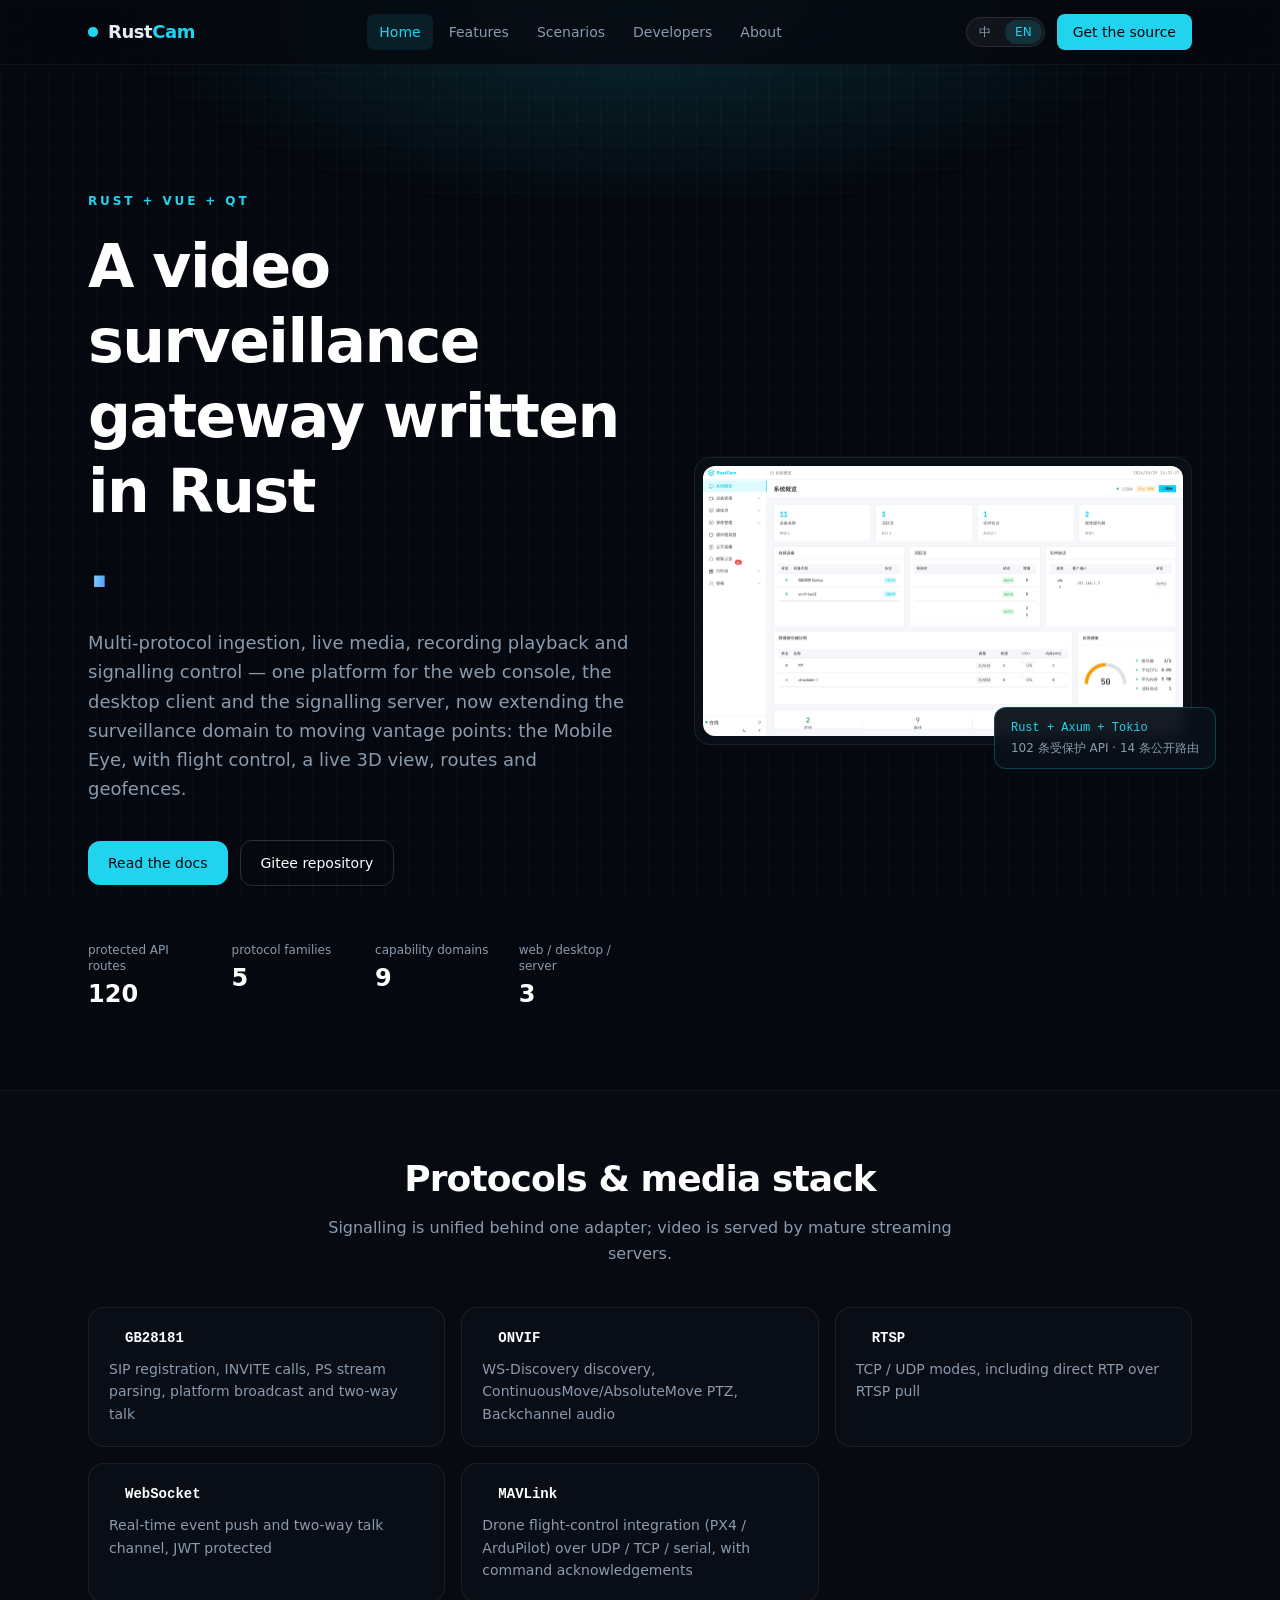
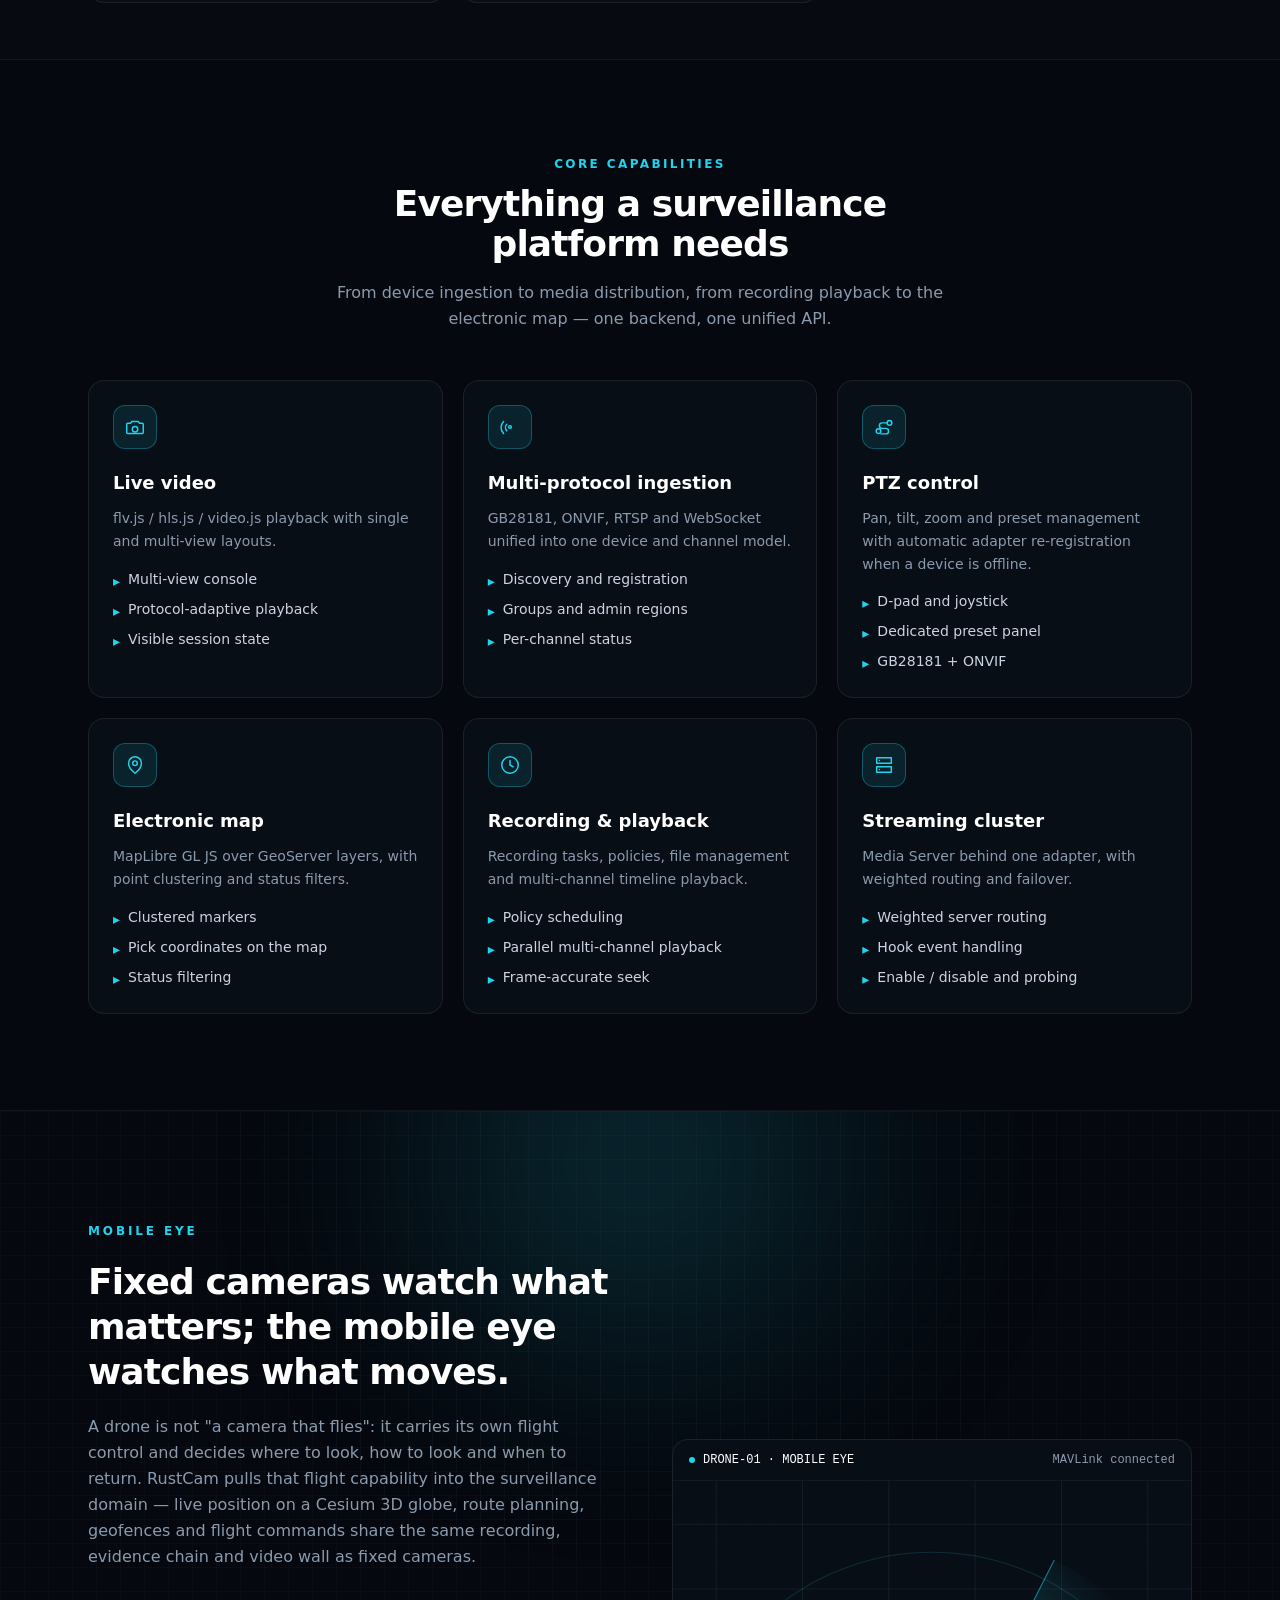
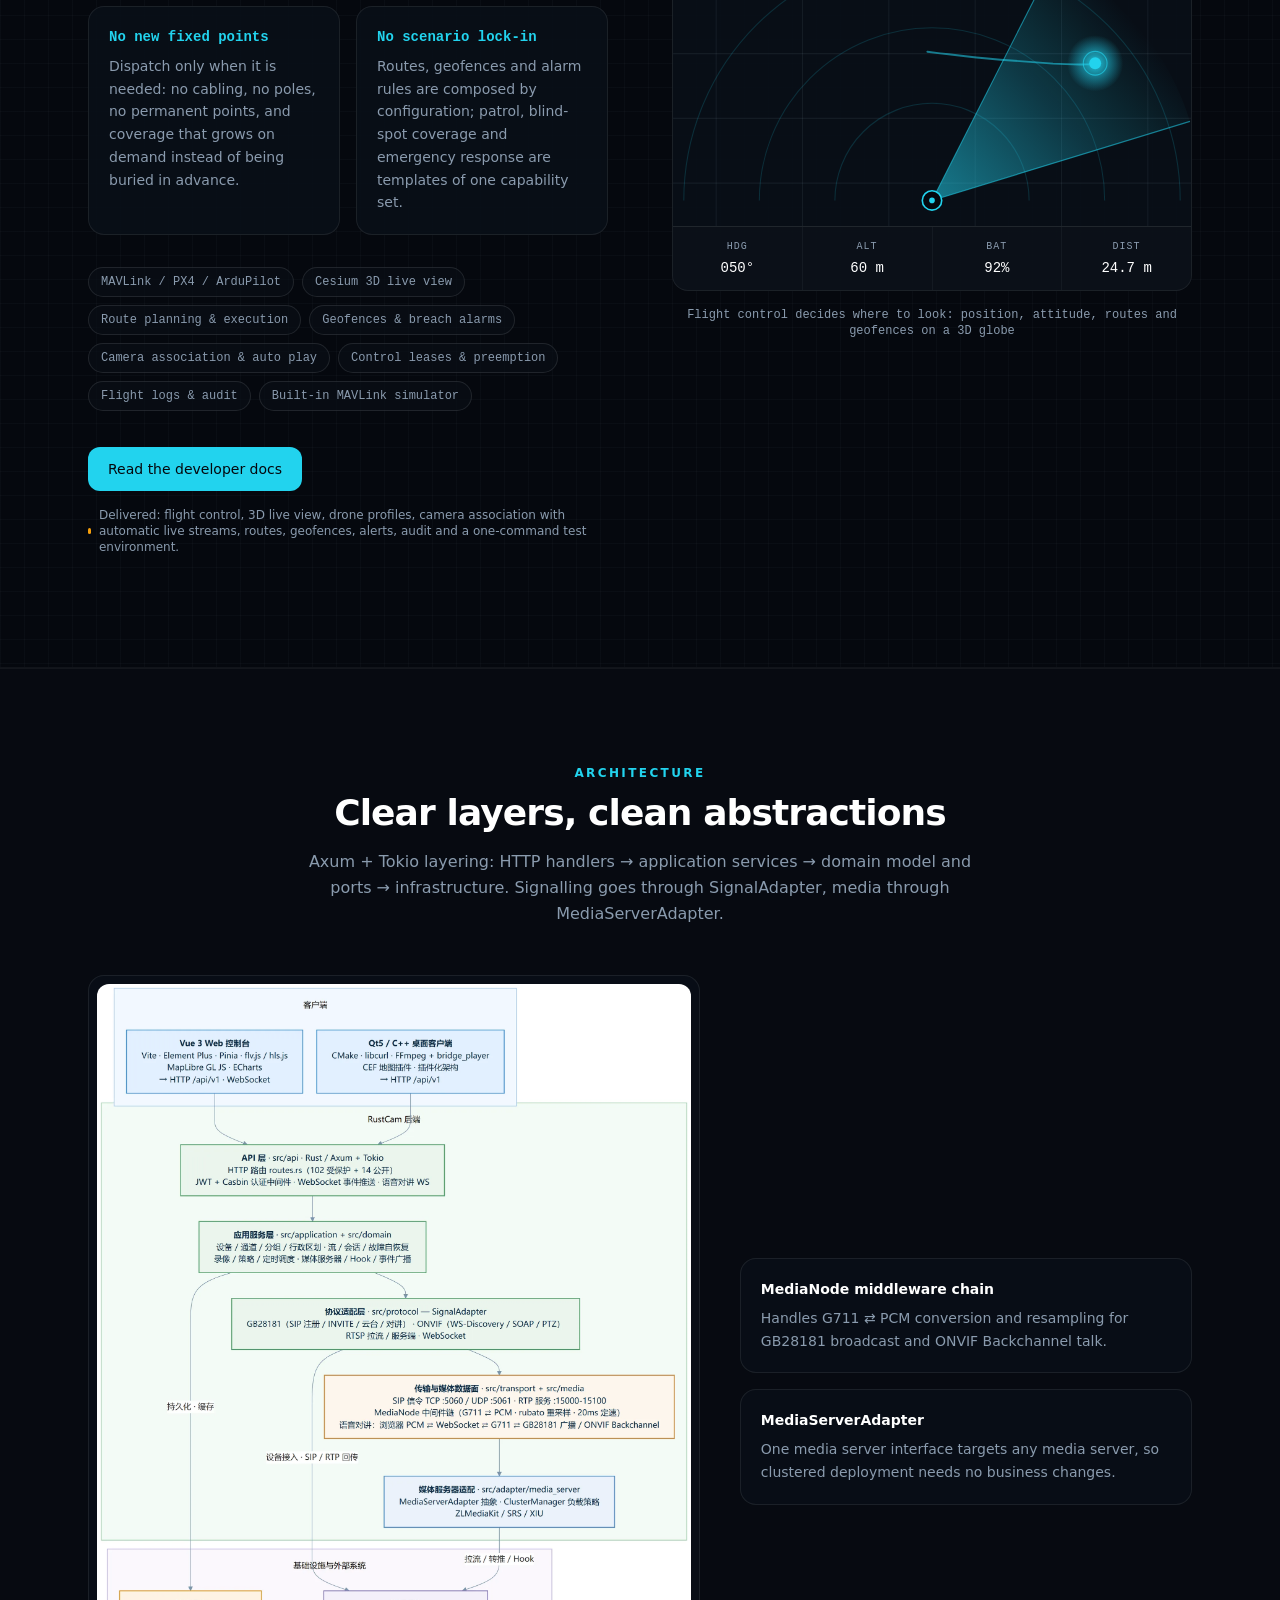
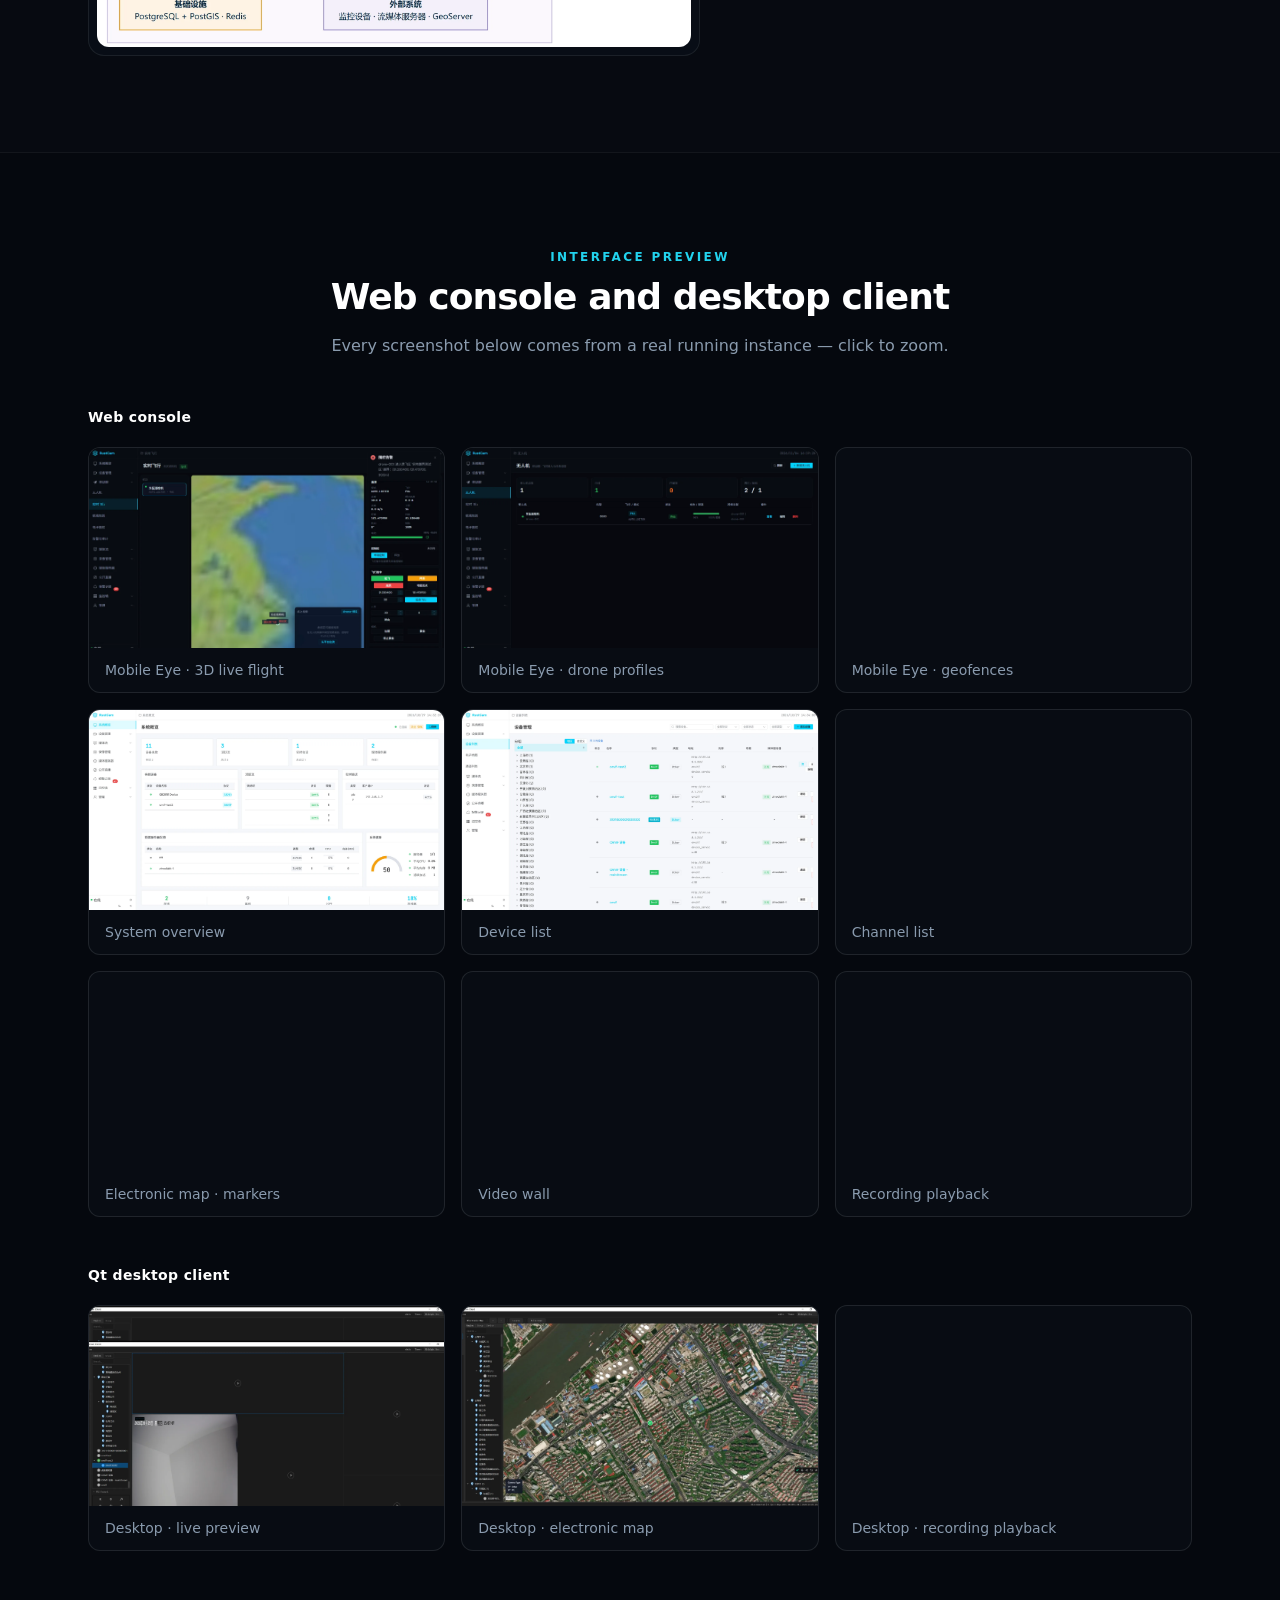
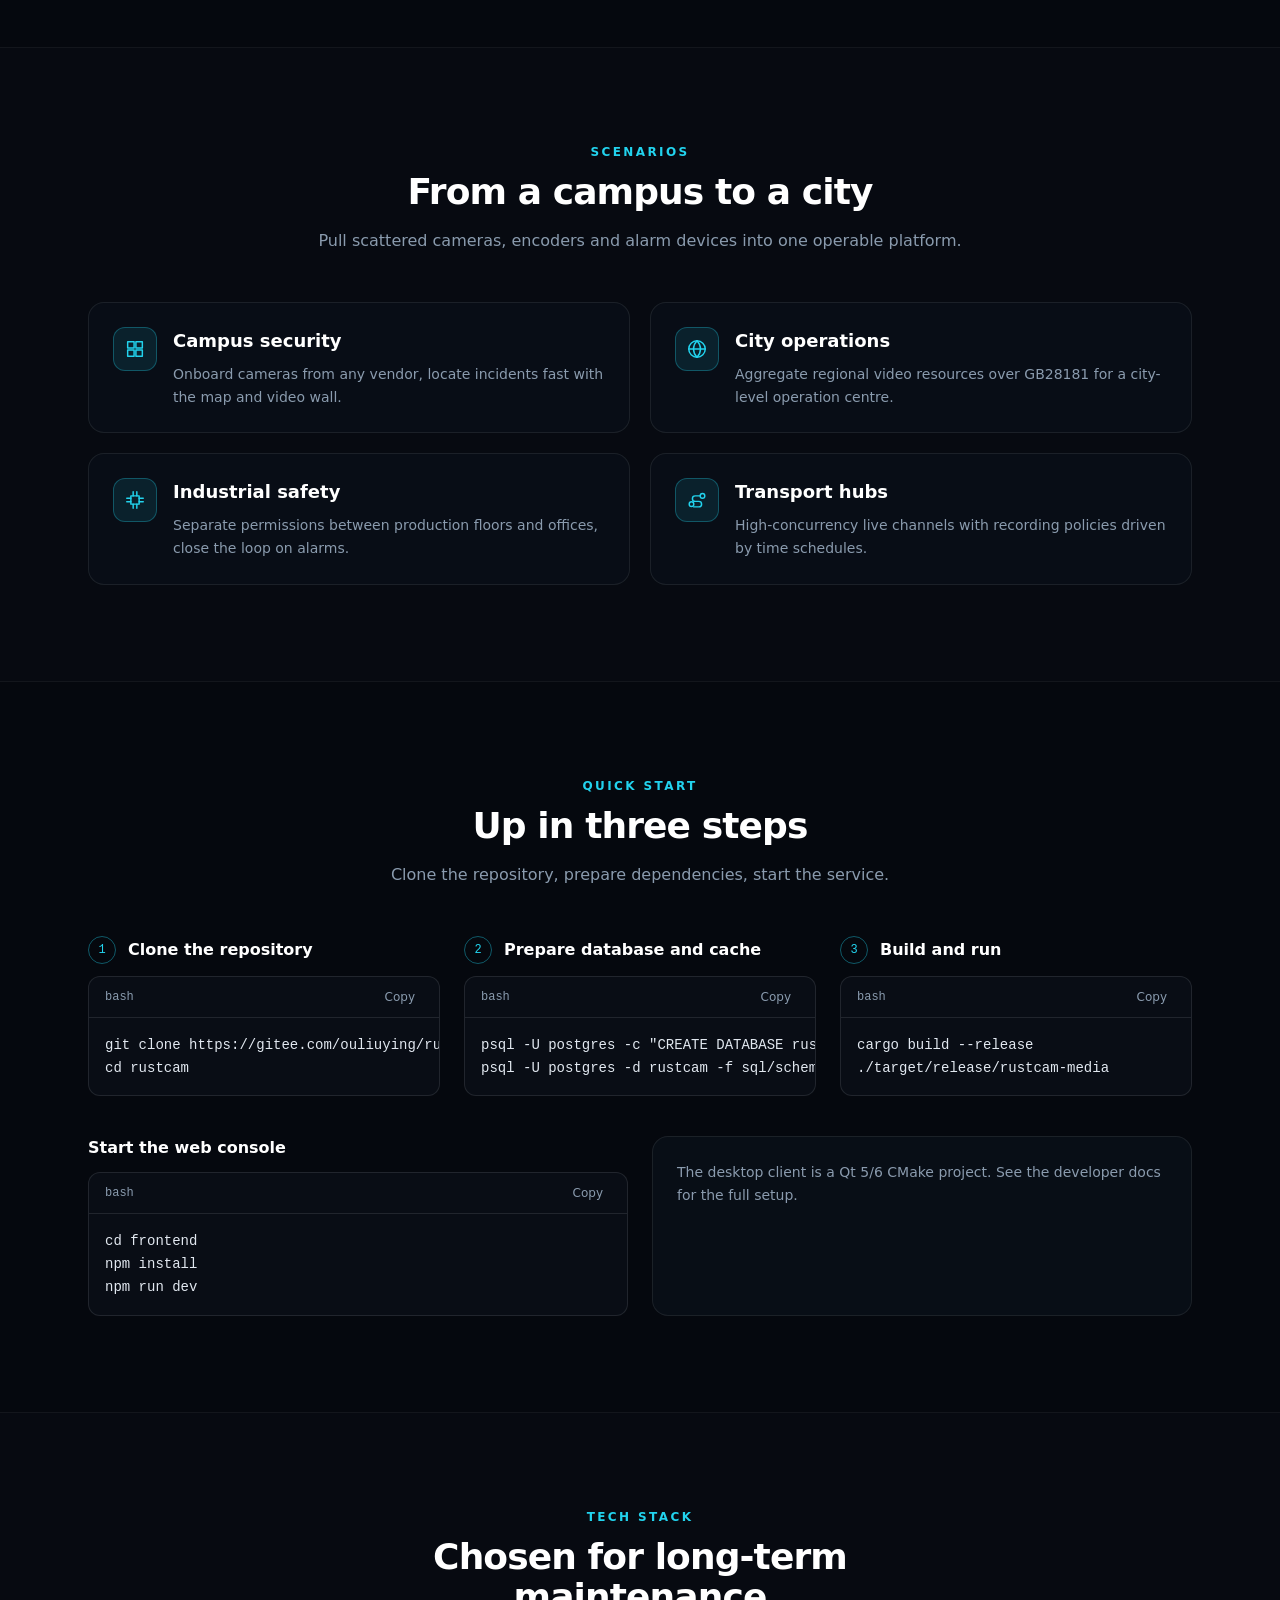
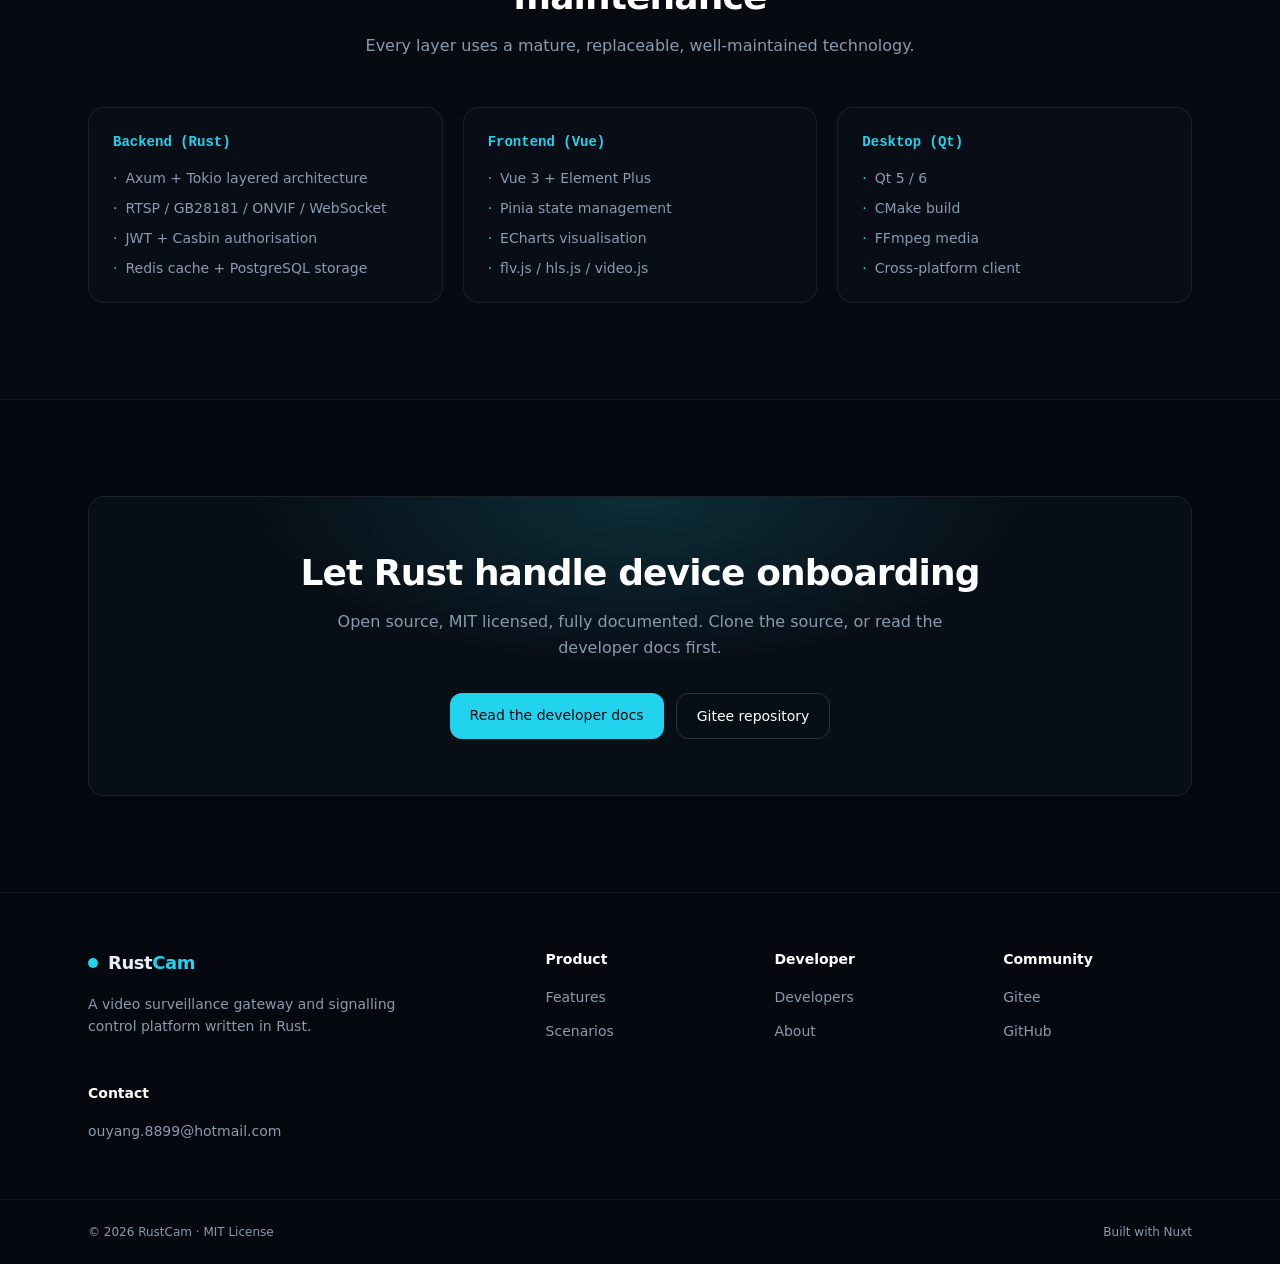
<file: en/index.html>
<!DOCTYPE html><html  lang="zh-CN"><head><meta charset="utf-8"><meta name="viewport" content="width=device-width, initial-scale=1"><title>RustCam · A Camera video surveillance gateway written in Rust</title><script type="importmap">{"imports":{"#entry":"/_nuxt/CUz45-2j.js"}}</script><link rel="stylesheet" href="/_nuxt/entry.j0DMsfi2.css" crossorigin><link rel="preload" as="fetch" crossorigin="anonymous" href="/en/_payload.json?_b=df4fccc4-9684-4685-96e1-188865fb1d0c"><link rel="modulepreload" as="script" crossorigin href="/_nuxt/CUz45-2j.js"><link rel="modulepreload" as="script" crossorigin href="/_nuxt/BEDXx6pQ.js"><link rel="modulepreload" as="script" crossorigin href="/_nuxt/C9z4Pgk2.js"><link rel="modulepreload" as="script" crossorigin href="/_nuxt/CGBMiuYq.js"><link rel="modulepreload" as="script" crossorigin href="/_nuxt/DX6k7qj_.js"><link rel="modulepreload" as="script" crossorigin href="/_nuxt/DNJv8rya.js"><link rel="modulepreload" as="script" crossorigin href="/_nuxt/CfNAuXsY.js"><link rel="modulepreload" as="script" crossorigin href="/_nuxt/mubwmfPi.js"><link rel="modulepreload" as="script" crossorigin href="/_nuxt/COQK3G4Q.js"><link rel="modulepreload" as="script" crossorigin href="/_nuxt/D7xqP9HC.js"><script type="module" src="/_nuxt/CUz45-2j.js" crossorigin></script><link rel="prefetch" as="style" crossorigin href="/_nuxt/error-404.DpKY_dMl.css"><link rel="prefetch" as="script" crossorigin href="/_nuxt/BPau62NI.js"><link rel="prefetch" as="style" crossorigin href="/_nuxt/error-500.CmR4p1fc.css"><link rel="prefetch" as="script" crossorigin href="/_nuxt/9loH3uzp.js"><meta name="theme-color" content="#05080E"><link rel="icon" type="image/svg+xml" href="/favicon.svg"><meta name="robots" content="index, follow, max-image-preview:large, max-snippet:-1, max-video-preview:-1"><meta name="description" content="RustCam is a modern video surveillance gateway and signalling platform built with Rust, supporting GB28181, ONVIF and RTSP ingestion plus drone flight-control integration (MAVLink / PX4 / ArduPilot), live playback, recording, PTZ control and an electronic map."><meta property="og:title" content="RustCam · A Camera video surveillance gateway written in Rust"><meta property="og:description" content="RustCam is a modern video surveillance gateway and signalling platform built with Rust, supporting GB28181, ONVIF and RTSP ingestion plus drone flight-control integration (MAVLink / PX4 / ArduPilot), live playback, recording, PTZ control and an electronic map."><meta property="og:type" content="website"></head><body><!--teleport start anchor--><!----><!--teleport anchor--><div id="__nuxt"><div><div class="bg-grid pointer-events-none fixed inset-0 -z-10 opacity-60" aria-hidden="true"></div><div class="pointer-events-none fixed inset-x-0 top-0 -z-10 h-[520px] bg-[radial-gradient(60%_60%_at_50%_0%,rgba(34,211,238,0.16),transparent_70%)]" aria-hidden="true"></div><div class="flex min-h-screen flex-col"><header class="sticky top-0 z-50 border-b border-white/5 bg-ink-950/80 backdrop-blur-xl"><a href="#main" class="sr-only focus:not-sr-only focus:absolute focus:left-4 focus:top-3 focus:z-50 focus:rounded focus:bg-accent focus:px-3 focus:py-2 focus:text-sm focus:text-ink-950">Skip to main content</a><div class="mx-auto flex h-16 max-w-6xl items-center justify-between gap-4 px-6"><a aria-current="page" href="/en" class="router-link-active router-link-exact-active flex items-center gap-2.5"><span class="relative flex h-2.5 w-2.5"><span class="absolute inline-flex h-full w-full animate-ping rounded-full bg-accent opacity-60"></span><span class="relative inline-flex h-2.5 w-2.5 rounded-full bg-accent"></span></span><span class="text-lg font-semibold tracking-tight">Rust<span class="text-accent">Cam</span></span></a><nav class="hidden items-center gap-1 md:flex" aria-label="主导航"><!--[--><a aria-current="page" href="/en" class="text-accent! bg-accent/10 router-link-exact-active rounded-lg px-3 py-2 text-sm text-muted transition-colors hover:bg-white/5 hover:text-white">Home</a><a href="/en/features" class="rounded-lg px-3 py-2 text-sm text-muted transition-colors hover:bg-white/5 hover:text-white">Features</a><a href="/en/scenarios" class="rounded-lg px-3 py-2 text-sm text-muted transition-colors hover:bg-white/5 hover:text-white">Scenarios</a><a href="/en/docs" class="rounded-lg px-3 py-2 text-sm text-muted transition-colors hover:bg-white/5 hover:text-white">Developers</a><a href="/en/about" class="rounded-lg px-3 py-2 text-sm text-muted transition-colors hover:bg-white/5 hover:text-white">About</a><!--]--></nav><div class="hidden items-center gap-3 md:flex"><div class="flex items-center gap-1 rounded-full border border-white/10 bg-white/5 p-0.5"><!--[--><a href="/" class="rounded-full px-2.5 py-1 text-xs font-medium transition-colors text-muted hover:text-white" aria-label="Switch to 中文">中</a><a aria-current="true" href="/en" class="router-link-active router-link-exact-active rounded-full px-2.5 py-1 text-xs font-medium transition-colors bg-accent/15 text-accent" aria-label="Switch to English">EN</a><!--]--></div><a href="https://gitee.com/ouliuying/rustcam" target="_blank" rel="noopener noreferrer" class="rounded-lg bg-accent px-4 py-2 text-sm font-medium text-ink-950 transition-colors hover:bg-accent/85">Get the source</a></div><button type="button" class="inline-flex h-10 w-10 items-center justify-center rounded-lg border border-white/10 text-muted md:hidden" aria-expanded="false" aria-controls="mobile-nav" aria-label="Open menu"><span class="sr-only">Open menu</span><svg viewBox="0 0 24 24" class="h-5 w-5" fill="none" stroke="currentColor" stroke-width="1.8" stroke-linecap="round" aria-hidden="true"><path d="M4 7h16M4 12h16M4 17h16"></path></svg></button></div><div id="mobile-nav" class="border-t border-white/5 bg-ink-950/95 px-6 py-4 md:hidden" style="display:none;"><nav class="flex flex-col gap-1" aria-label="移动端导航"><!--[--><a aria-current="page" href="/en" class="text-accent! bg-accent/10 router-link-exact-active rounded-lg px-3 py-2.5 text-sm text-muted transition-colors hover:bg-white/5 hover:text-white">Home</a><a href="/en/features" class="rounded-lg px-3 py-2.5 text-sm text-muted transition-colors hover:bg-white/5 hover:text-white">Features</a><a href="/en/scenarios" class="rounded-lg px-3 py-2.5 text-sm text-muted transition-colors hover:bg-white/5 hover:text-white">Scenarios</a><a href="/en/docs" class="rounded-lg px-3 py-2.5 text-sm text-muted transition-colors hover:bg-white/5 hover:text-white">Developers</a><a href="/en/about" class="rounded-lg px-3 py-2.5 text-sm text-muted transition-colors hover:bg-white/5 hover:text-white">About</a><!--]--></nav><div class="mt-4 flex items-center justify-between gap-3"><div class="flex items-center gap-1 rounded-full border border-white/10 bg-white/5 p-0.5"><!--[--><a href="/" class="rounded-full px-2.5 py-1 text-xs font-medium transition-colors text-muted hover:text-white" aria-label="Switch to 中文">中</a><a aria-current="true" href="/en" class="router-link-active router-link-exact-active rounded-full px-2.5 py-1 text-xs font-medium transition-colors bg-accent/15 text-accent" aria-label="Switch to English">EN</a><!--]--></div><a href="https://gitee.com/ouliuying/rustcam" target="_blank" rel="noopener noreferrer" class="rounded-lg bg-accent px-4 py-2 text-sm font-medium text-ink-950">Get the source</a></div></div></header><main id="main" class="flex-1"><!--[--><div><section class="relative overflow-hidden"><div class="mx-auto max-w-6xl px-6 pt-24 pb-20 sm:pt-32"><div class="grid items-center gap-14 lg:grid-cols-[1.05fr_0.95fr]"><div><p class="text-accent text-xs font-semibold tracking-[0.24em] uppercase">RUST + VUE + QT</p><h1 class="mt-5 text-4xl leading-tight font-semibold tracking-tight text-white sm:text-5xl lg:text-6xl"><!--[--><span class="block">A video surveillance</span><span class="block">gateway written in Rust</span><!--]--><span class="text-gradient">.</span></h1><p class="text-muted mt-6 max-w-xl text-lg leading-relaxed">Multi-protocol ingestion, live media, recording playback and signalling control — one platform for the web console, the desktop client and the signalling server, now extending the surveillance domain to moving vantage points: the Mobile Eye, with flight control, a live 3D view, routes and geofences.</p><div class="mt-9 flex flex-wrap items-center gap-3"><a href="/en/docs" class="rounded-xl bg-accent px-5 py-3 text-sm font-medium text-ink-950 transition-colors hover:bg-accent/85">Read the docs</a><a href="https://gitee.com/ouliuying/rustcam" target="_blank" rel="noopener noreferrer" class="rounded-xl border border-white/15 px-5 py-3 text-sm font-medium text-white transition-colors hover:border-accent/50 hover:text-accent">Gitee repository</a></div><dl class="mt-14 grid grid-cols-2 gap-x-6 gap-y-8 sm:grid-cols-4"><!--[--><div><dt class="text-muted text-xs">protected API routes</dt><dd class="mt-1 text-2xl font-semibold text-white"><span class="tabular-nums">0</span></dd></div><div><dt class="text-muted text-xs">protocol families</dt><dd class="mt-1 text-2xl font-semibold text-white"><span class="tabular-nums">0</span></dd></div><div><dt class="text-muted text-xs">capability domains</dt><dd class="mt-1 text-2xl font-semibold text-white"><span class="tabular-nums">0</span></dd></div><div><dt class="text-muted text-xs">web / desktop / server</dt><dd class="mt-1 text-2xl font-semibold text-white"><span class="tabular-nums">0</span></dd></div><!--]--></dl></div><div class="relative"><div class="panel overflow-hidden p-2"><img src="/img/console-overview.webp" alt="RustCam 控制台界面" width="1920" height="1082" class="w-full rounded-xl" loading="eager"></div><div class="absolute -right-6 -bottom-6 hidden rounded-xl border border-accent/25 bg-ink-900/95 px-4 py-3 backdrop-blur lg:block"><p class="text-accent font-mono text-xs">Rust + Axum + Tokio</p><p class="text-muted mt-1 text-xs">102 条受保护 API · 14 条公开路由</p></div></div></div></div></section><section class="border-y border-white/5 bg-ink-900/40"><div class="mx-auto max-w-6xl px-6 py-14"><div class="mx-auto max-w-2xl text-center"><!----><h2 class="mt-3 text-3xl font-semibold tracking-tight text-white sm:text-4xl">Protocols &amp; media stack</h2><p class="text-muted mt-4 text-base leading-relaxed">Signalling is unified behind one adapter; video is served by mature streaming servers.</p></div><div class="mt-10 grid gap-4 sm:grid-cols-2 lg:grid-cols-3"><!--[--><div class="transition-[opacity,transform] duration-700 ease-out translate-y-4 opacity-0" style="transition-delay:0ms;"><!--[--><div class="panel h-full p-5"><div class="flex items-center gap-2.5"><span class="text-accent h-1.5 w-1.5 rounded-full"></span><h3 class="font-mono text-sm font-semibold text-white">GB28181</h3></div><p class="text-muted mt-2.5 text-sm leading-relaxed">SIP registration, INVITE calls, PS stream parsing, platform broadcast and two-way talk</p></div><!--]--></div><div class="transition-[opacity,transform] duration-700 ease-out translate-y-4 opacity-0" style="transition-delay:60ms;"><!--[--><div class="panel h-full p-5"><div class="flex items-center gap-2.5"><span class="text-accent h-1.5 w-1.5 rounded-full"></span><h3 class="font-mono text-sm font-semibold text-white">ONVIF</h3></div><p class="text-muted mt-2.5 text-sm leading-relaxed">WS-Discovery discovery, ContinuousMove/AbsoluteMove PTZ, Backchannel audio</p></div><!--]--></div><div class="transition-[opacity,transform] duration-700 ease-out translate-y-4 opacity-0" style="transition-delay:120ms;"><!--[--><div class="panel h-full p-5"><div class="flex items-center gap-2.5"><span class="text-accent h-1.5 w-1.5 rounded-full"></span><h3 class="font-mono text-sm font-semibold text-white">RTSP</h3></div><p class="text-muted mt-2.5 text-sm leading-relaxed">TCP / UDP modes, including direct RTP over RTSP pull</p></div><!--]--></div><div class="transition-[opacity,transform] duration-700 ease-out translate-y-4 opacity-0" style="transition-delay:180ms;"><!--[--><div class="panel h-full p-5"><div class="flex items-center gap-2.5"><span class="text-accent h-1.5 w-1.5 rounded-full"></span><h3 class="font-mono text-sm font-semibold text-white">WebSocket</h3></div><p class="text-muted mt-2.5 text-sm leading-relaxed">Real-time event push and two-way talk channel, JWT protected</p></div><!--]--></div><div class="transition-[opacity,transform] duration-700 ease-out translate-y-4 opacity-0" style="transition-delay:240ms;"><!--[--><div class="panel h-full p-5"><div class="flex items-center gap-2.5"><span class="text-accent h-1.5 w-1.5 rounded-full"></span><h3 class="font-mono text-sm font-semibold text-white">MAVLink</h3></div><p class="text-muted mt-2.5 text-sm leading-relaxed">Drone flight-control integration (PX4 / ArduPilot) over UDP / TCP / serial, with command acknowledgements</p></div><!--]--></div><!--]--></div></div></section><section class="mx-auto max-w-6xl px-6 py-20 sm:py-24"><div class="mx-auto max-w-2xl text-center"><p class="text-accent text-xs font-semibold tracking-[0.2em] uppercase">Core capabilities</p><h2 class="mt-3 text-3xl font-semibold tracking-tight text-white sm:text-4xl">Everything a surveillance platform needs</h2><p class="text-muted mt-4 text-base leading-relaxed">From device ingestion to media distribution, from recording playback to the electronic map — one backend, one unified API.</p></div><div class="mt-12 grid gap-5 md:grid-cols-2 lg:grid-cols-3"><!--[--><div class="transition-[opacity,transform] duration-700 ease-out translate-y-4 opacity-0" style="transition-delay:0ms;"><!--[--><div class="group panel h-full p-6 transition-all duration-300 hover:-translate-y-0.5 hover:border-accent/40 hover:shadow-[0_0_32px_-8px_rgba(34,211,238,0.45)]"><div class="flex h-11 w-11 items-center justify-center rounded-xl border border-accent/30 bg-accent/10 text-accent"><svg width="22" height="22" viewbox="0 0 24 24" fill="none" stroke="currentColor" stroke-width="1.6" stroke-linecap="round" stroke-linejoin="round" aria-hidden="true" focusable="false"><!--[--><path d="M4 8h3l1.5-2h7L17 8h3a1 1 0 0 1 1 1v9a1 1 0 0 1-1 1H4a1 1 0 0 1-1-1V9a1 1 0 0 1 1-1z"></path><path d="M12 11.5a3 3 0 1 1 0 6 3 3 0 0 1 0-6z"></path><!--]--></svg></div><h3 class="mt-5 text-lg font-semibold text-white">Live video</h3><p class="text-muted mt-2.5 text-sm leading-relaxed">flv.js / hls.js / video.js playback with single and multi-view layouts.</p><ul class="mt-4 space-y-2"><!--[--><li class="flex gap-2 text-sm text-slate-300"><span class="text-accent mt-0.5">▸</span><span>Multi-view console</span></li><li class="flex gap-2 text-sm text-slate-300"><span class="text-accent mt-0.5">▸</span><span>Protocol-adaptive playback</span></li><li class="flex gap-2 text-sm text-slate-300"><span class="text-accent mt-0.5">▸</span><span>Visible session state</span></li><!--]--></ul></div><!--]--></div><div class="transition-[opacity,transform] duration-700 ease-out translate-y-4 opacity-0" style="transition-delay:80ms;"><!--[--><div class="group panel h-full p-6 transition-all duration-300 hover:-translate-y-0.5 hover:border-accent/40 hover:shadow-[0_0_32px_-8px_rgba(34,211,238,0.45)]"><div class="flex h-11 w-11 items-center justify-center rounded-xl border border-accent/30 bg-accent/10 text-accent"><svg width="22" height="22" viewbox="0 0 24 24" fill="none" stroke="currentColor" stroke-width="1.6" stroke-linecap="round" stroke-linejoin="round" aria-hidden="true" focusable="false"><!--[--><path d="M12 13.5a1.5 1.5 0 1 0 0-3 1.5 1.5 0 0 0 0 3z"></path><path d="M8.5 16a5 5 0 0 1 0-7"></path><path d="M5 19a9 9 0 0 1 0-13"></path><!--]--></svg></div><h3 class="mt-5 text-lg font-semibold text-white">Multi-protocol ingestion</h3><p class="text-muted mt-2.5 text-sm leading-relaxed">GB28181, ONVIF, RTSP and WebSocket unified into one device and channel model.</p><ul class="mt-4 space-y-2"><!--[--><li class="flex gap-2 text-sm text-slate-300"><span class="text-accent mt-0.5">▸</span><span>Discovery and registration</span></li><li class="flex gap-2 text-sm text-slate-300"><span class="text-accent mt-0.5">▸</span><span>Groups and admin regions</span></li><li class="flex gap-2 text-sm text-slate-300"><span class="text-accent mt-0.5">▸</span><span>Per-channel status</span></li><!--]--></ul></div><!--]--></div><div class="transition-[opacity,transform] duration-700 ease-out translate-y-4 opacity-0" style="transition-delay:160ms;"><!--[--><div class="group panel h-full p-6 transition-all duration-300 hover:-translate-y-0.5 hover:border-accent/40 hover:shadow-[0_0_32px_-8px_rgba(34,211,238,0.45)]"><div class="flex h-11 w-11 items-center justify-center rounded-xl border border-accent/30 bg-accent/10 text-accent"><svg width="22" height="22" viewbox="0 0 24 24" fill="none" stroke="currentColor" stroke-width="1.6" stroke-linecap="round" stroke-linejoin="round" aria-hidden="true" focusable="false"><!--[--><path d="M6 19a2.5 2.5 0 1 0 0-5 2.5 2.5 0 0 0 0 5z"></path><path d="M18 10a2.5 2.5 0 1 0 0-5 2.5 2.5 0 0 0 0 5z"></path><path d="M15.5 7.5H10a3 3 0 0 0 0 6h4a3 3 0 0 1 0 6H8.5"></path><!--]--></svg></div><h3 class="mt-5 text-lg font-semibold text-white">PTZ control</h3><p class="text-muted mt-2.5 text-sm leading-relaxed">Pan, tilt, zoom and preset management with automatic adapter re-registration when a device is offline.</p><ul class="mt-4 space-y-2"><!--[--><li class="flex gap-2 text-sm text-slate-300"><span class="text-accent mt-0.5">▸</span><span>D-pad and joystick</span></li><li class="flex gap-2 text-sm text-slate-300"><span class="text-accent mt-0.5">▸</span><span>Dedicated preset panel</span></li><li class="flex gap-2 text-sm text-slate-300"><span class="text-accent mt-0.5">▸</span><span>GB28181 + ONVIF</span></li><!--]--></ul></div><!--]--></div><div class="transition-[opacity,transform] duration-700 ease-out translate-y-4 opacity-0" style="transition-delay:0ms;"><!--[--><div class="group panel h-full p-6 transition-all duration-300 hover:-translate-y-0.5 hover:border-accent/40 hover:shadow-[0_0_32px_-8px_rgba(34,211,238,0.45)]"><div class="flex h-11 w-11 items-center justify-center rounded-xl border border-accent/30 bg-accent/10 text-accent"><svg width="22" height="22" viewbox="0 0 24 24" fill="none" stroke="currentColor" stroke-width="1.6" stroke-linecap="round" stroke-linejoin="round" aria-hidden="true" focusable="false"><!--[--><path d="M12 21s7-5.6 7-11a7 7 0 1 0-14 0c0 5.4 7 11 7 11z"></path><path d="M12 12.5a2.5 2.5 0 1 0 0-5 2.5 2.5 0 0 0 0 5z"></path><!--]--></svg></div><h3 class="mt-5 text-lg font-semibold text-white">Electronic map</h3><p class="text-muted mt-2.5 text-sm leading-relaxed">MapLibre GL JS over GeoServer layers, with point clustering and status filters.</p><ul class="mt-4 space-y-2"><!--[--><li class="flex gap-2 text-sm text-slate-300"><span class="text-accent mt-0.5">▸</span><span>Clustered markers</span></li><li class="flex gap-2 text-sm text-slate-300"><span class="text-accent mt-0.5">▸</span><span>Pick coordinates on the map</span></li><li class="flex gap-2 text-sm text-slate-300"><span class="text-accent mt-0.5">▸</span><span>Status filtering</span></li><!--]--></ul></div><!--]--></div><div class="transition-[opacity,transform] duration-700 ease-out translate-y-4 opacity-0" style="transition-delay:80ms;"><!--[--><div class="group panel h-full p-6 transition-all duration-300 hover:-translate-y-0.5 hover:border-accent/40 hover:shadow-[0_0_32px_-8px_rgba(34,211,238,0.45)]"><div class="flex h-11 w-11 items-center justify-center rounded-xl border border-accent/30 bg-accent/10 text-accent"><svg width="22" height="22" viewbox="0 0 24 24" fill="none" stroke="currentColor" stroke-width="1.6" stroke-linecap="round" stroke-linejoin="round" aria-hidden="true" focusable="false"><!--[--><path d="M12 21a9 9 0 1 0 0-18 9 9 0 0 0 0 18z"></path><path d="M12 7v5l3.5 2"></path><!--]--></svg></div><h3 class="mt-5 text-lg font-semibold text-white">Recording &amp; playback</h3><p class="text-muted mt-2.5 text-sm leading-relaxed">Recording tasks, policies, file management and multi-channel timeline playback.</p><ul class="mt-4 space-y-2"><!--[--><li class="flex gap-2 text-sm text-slate-300"><span class="text-accent mt-0.5">▸</span><span>Policy scheduling</span></li><li class="flex gap-2 text-sm text-slate-300"><span class="text-accent mt-0.5">▸</span><span>Parallel multi-channel playback</span></li><li class="flex gap-2 text-sm text-slate-300"><span class="text-accent mt-0.5">▸</span><span>Frame-accurate seek</span></li><!--]--></ul></div><!--]--></div><div class="transition-[opacity,transform] duration-700 ease-out translate-y-4 opacity-0" style="transition-delay:160ms;"><!--[--><div class="group panel h-full p-6 transition-all duration-300 hover:-translate-y-0.5 hover:border-accent/40 hover:shadow-[0_0_32px_-8px_rgba(34,211,238,0.45)]"><div class="flex h-11 w-11 items-center justify-center rounded-xl border border-accent/30 bg-accent/10 text-accent"><svg width="22" height="22" viewbox="0 0 24 24" fill="none" stroke="currentColor" stroke-width="1.6" stroke-linecap="round" stroke-linejoin="round" aria-hidden="true" focusable="false"><!--[--><path d="M4 4h16v6H4z"></path><path d="M4 14h16v6H4z"></path><path d="M7 7h.01"></path><path d="M7 17h.01"></path><!--]--></svg></div><h3 class="mt-5 text-lg font-semibold text-white">Streaming cluster</h3><p class="text-muted mt-2.5 text-sm leading-relaxed">Media Server behind one adapter, with weighted routing and failover.</p><ul class="mt-4 space-y-2"><!--[--><li class="flex gap-2 text-sm text-slate-300"><span class="text-accent mt-0.5">▸</span><span>Weighted server routing</span></li><li class="flex gap-2 text-sm text-slate-300"><span class="text-accent mt-0.5">▸</span><span>Hook event handling</span></li><li class="flex gap-2 text-sm text-slate-300"><span class="text-accent mt-0.5">▸</span><span>Enable / disable and probing</span></li><!--]--></ul></div><!--]--></div><!--]--></div></section><section class="relative overflow-hidden border-y border-white/5"><div class="bg-grid absolute inset-0 opacity-70"></div><div class="pointer-events-none absolute -top-40 left-1/2 h-[420px] w-[820px] -translate-x-1/2 rounded-full opacity-25 blur-[120px]" style="background:radial-gradient(circle, var(--color-accent) 0%, transparent 62%);"></div><div class="relative mx-auto max-w-6xl px-6 py-24 sm:py-28"><div class="grid items-center gap-16 lg:grid-cols-[1fr_1fr]"><div><p class="text-accent text-xs font-semibold tracking-[0.24em] uppercase">MOBILE EYE</p><h2 class="mt-5 text-3xl leading-tight font-semibold tracking-tight text-white sm:text-4xl">Fixed cameras watch what matters; the mobile eye watches what moves.</h2><p class="text-muted mt-5 max-w-xl text-base leading-relaxed">A drone is not &quot;a camera that flies&quot;: it carries its own flight control and decides where to look, how to look and when to return. RustCam pulls that flight capability into the surveillance domain — live position on a Cesium 3D globe, route planning, geofences and flight commands share the same recording, evidence chain and video wall as fixed cameras.</p><div class="mt-9 grid gap-4 sm:grid-cols-2"><!--[--><div class="transition-[opacity,transform] duration-700 ease-out translate-y-4 opacity-0" style="transition-delay:0ms;"><!--[--><div class="panel h-full p-5"><h3 class="text-accent font-mono text-sm font-semibold">No new fixed points</h3><p class="text-muted mt-2 text-sm leading-relaxed">Dispatch only when it is needed: no cabling, no poles, no permanent points, and coverage that grows on demand instead of being buried in advance.</p></div><!--]--></div><div class="transition-[opacity,transform] duration-700 ease-out translate-y-4 opacity-0" style="transition-delay:80ms;"><!--[--><div class="panel h-full p-5"><h3 class="text-accent font-mono text-sm font-semibold">No scenario lock-in</h3><p class="text-muted mt-2 text-sm leading-relaxed">Routes, geofences and alarm rules are composed by configuration; patrol, blind-spot coverage and emergency response are templates of one capability set.</p></div><!--]--></div><!--]--></div><ul class="mt-8 flex flex-wrap gap-2"><!--[--><li class="rounded-full border border-white/10 bg-ink-900/60 px-3 py-1.5 font-mono text-xs text-muted">MAVLink / PX4 / ArduPilot</li><li class="rounded-full border border-white/10 bg-ink-900/60 px-3 py-1.5 font-mono text-xs text-muted">Cesium 3D live view</li><li class="rounded-full border border-white/10 bg-ink-900/60 px-3 py-1.5 font-mono text-xs text-muted">Route planning &amp; execution</li><li class="rounded-full border border-white/10 bg-ink-900/60 px-3 py-1.5 font-mono text-xs text-muted">Geofences &amp; breach alarms</li><li class="rounded-full border border-white/10 bg-ink-900/60 px-3 py-1.5 font-mono text-xs text-muted">Camera association &amp; auto play</li><li class="rounded-full border border-white/10 bg-ink-900/60 px-3 py-1.5 font-mono text-xs text-muted">Control leases &amp; preemption</li><li class="rounded-full border border-white/10 bg-ink-900/60 px-3 py-1.5 font-mono text-xs text-muted">Flight logs &amp; audit</li><li class="rounded-full border border-white/10 bg-ink-900/60 px-3 py-1.5 font-mono text-xs text-muted">Built-in MAVLink simulator</li><!--]--></ul><div class="mt-9 flex flex-wrap items-center gap-4"><a href="/en/docs" class="rounded-xl bg-accent px-5 py-3 text-sm font-medium text-ink-950 transition-colors hover:bg-accent/85">Read the developer docs</a><span class="text-muted inline-flex items-center gap-2 text-xs"><span class="inline-block h-1.5 w-1.5 animate-pulse rounded-full bg-accent-amber"></span> Delivered: flight control, 3D live view, drone profiles, camera association with automatic live streams, routes, geofences, alerts, audit and a one-command test environment.</span></div></div><div class="relative"><div class="panel overflow-hidden"><div class="flex items-center justify-between border-b border-white/5 px-4 py-3"><div class="flex items-center gap-2"><span class="h-1.5 w-1.5 rounded-full bg-accent"></span><span class="font-mono text-xs text-white">DRONE-01 · MOBILE EYE</span></div><span class="font-mono text-xs text-muted">MAVLink connected</span></div><svg viewBox="0 0 480 320" class="block w-full" role="img" aria-label="Illustration of a drone vision cone locking onto a moving target"><defs><linearGradient id="cone-fill" x1="0" y1="1" x2="0" y2="0"><stop offset="0%" stop-color="var(--color-accent)" stop-opacity="0.55"></stop><stop offset="55%" stop-color="var(--color-accent)" stop-opacity="0.22"></stop><stop offset="100%" stop-color="var(--color-accent)" stop-opacity="0"></stop></linearGradient><radialGradient id="target-glow"><stop offset="0%" stop-color="var(--color-accent)" stop-opacity="0.9"></stop><stop offset="100%" stop-color="var(--color-accent)" stop-opacity="0"></stop></radialGradient></defs><g stroke="rgba(148,163,184,0.09)" stroke-width="1"><!--[--><line x1="40" y1="0" x2="40" y2="320"></line><line x1="120" y1="0" x2="120" y2="320"></line><line x1="200" y1="0" x2="200" y2="320"></line><line x1="280" y1="0" x2="280" y2="320"></line><line x1="360" y1="0" x2="360" y2="320"></line><line x1="440" y1="0" x2="440" y2="320"></line><!--]--><!--[--><line x1="0" y1="40" x2="480" y2="40"></line><line x1="0" y1="100" x2="480" y2="100"></line><line x1="0" y1="160" x2="480" y2="160"></line><line x1="0" y1="220" x2="480" y2="220"></line><line x1="0" y1="280" x2="480" y2="280"></line><!--]--></g><g fill="none" stroke="rgba(34,211,238,0.16)" stroke-width="1"><path d="M 240 296 m -90 0 a 90 90 0 0 1 180 0"></path><path d="M 240 296 m -160 0 a 160 160 0 0 1 320 0"></path><path d="M 240 296 m -230 0 a 230 230 0 0 1 460 0"></path></g><polyline points="" fill="none" stroke="var(--color-accent)" stroke-opacity="0.55" stroke-width="1.75" stroke-linecap="round"></polyline><g><path d="M 240 296 L 142.3 65.9 A 250 250 0 0 1 337.7 65.9 Z" fill="url(#cone-fill)"></path><line x1="240" y1="296" x2="142.31721787768157" y2="65.87378663688992" stroke="var(--color-accent)" stroke-opacity="0.55" stroke-width="1"></line><line x1="240" y1="296" x2="337.68278212231843" y2="65.87378663688992" stroke="var(--color-accent)" stroke-opacity="0.55" stroke-width="1"></line></g><g><circle r="26" fill="url(#target-glow)"></circle><circle r="5.5" fill="var(--color-accent)"></circle><circle r="11" fill="none" stroke="var(--color-accent)" stroke-opacity="0.65" stroke-width="1"></circle></g><g transform="translate(240 296)"><circle r="9" fill="var(--color-ink-950)" stroke="var(--color-accent)" stroke-width="1.5"></circle><circle r="2.6" fill="var(--color-accent)"></circle></g></svg><dl class="grid grid-cols-4 gap-px border-t border-white/5 bg-white/5 text-center"><!--[--><div class="bg-ink-900/90 px-2 py-3"><dt class="text-muted font-mono text-[10px] tracking-widest uppercase">HDG</dt><dd class="mt-1 font-mono text-sm text-white"><span>000°</span></dd></div><div class="bg-ink-900/90 px-2 py-3"><dt class="text-muted font-mono text-[10px] tracking-widest uppercase">ALT</dt><dd class="mt-1 font-mono text-sm text-white"><span>0 m</span></dd></div><div class="bg-ink-900/90 px-2 py-3"><dt class="text-muted font-mono text-[10px] tracking-widest uppercase">BAT</dt><dd class="mt-1 font-mono text-sm text-white"><span>0%</span></dd></div><div class="bg-ink-900/90 px-2 py-3"><dt class="text-muted font-mono text-[10px] tracking-widest uppercase">DIST</dt><dd class="mt-1 font-mono text-sm text-white"><span>0 m</span></dd></div><!--]--></dl></div><p class="text-muted mt-4 text-center font-mono text-xs">Flight control decides where to look: position, attitude, routes and geofences on a 3D globe</p></div></div></div></section><section class="border-y border-white/5 bg-ink-900/40"><div class="mx-auto max-w-6xl px-6 py-20 sm:py-24"><div class="mx-auto max-w-2xl text-center"><p class="text-accent text-xs font-semibold tracking-[0.2em] uppercase">Architecture</p><h2 class="mt-3 text-3xl font-semibold tracking-tight text-white sm:text-4xl">Clear layers, clean abstractions</h2><p class="text-muted mt-4 text-base leading-relaxed">Axum + Tokio layering: HTTP handlers → application services → domain model and ports → infrastructure. Signalling goes through SignalAdapter, media through MediaServerAdapter.</p></div><div class="mt-12 grid gap-10 lg:grid-cols-[1.15fr_0.85fr] lg:items-center"><div class="transition-[opacity,transform] duration-700 ease-out translate-y-4 opacity-0" style="transition-delay:0ms;"><!--[--><div class="panel overflow-hidden p-2"><img src="/img/architecture.webp" alt="RustCam 系统架构图" width="1920" height="2145" class="w-full rounded-xl" loading="lazy" decoding="async"></div><!--]--></div><div class="space-y-4"><!--[--><div class="transition-[opacity,transform] duration-700 ease-out translate-y-4 opacity-0" style="transition-delay:0ms;"><!--[--><div class="panel p-5"><h3 class="text-sm font-semibold text-white">SignalAdapter</h3><p class="text-muted mt-2 text-sm leading-relaxed">GB28181 / ONVIF / RTSP / WebSocket share a single port; adding a protocol does not touch the business layer.</p></div><!--]--></div><div class="transition-[opacity,transform] duration-700 ease-out translate-y-4 opacity-0" style="transition-delay:90ms;"><!--[--><div class="panel p-5"><h3 class="text-sm font-semibold text-white">MediaNode middleware chain</h3><p class="text-muted mt-2 text-sm leading-relaxed">Handles G711 ⇄ PCM conversion and resampling for GB28181 broadcast and ONVIF Backchannel talk.</p></div><!--]--></div><div class="transition-[opacity,transform] duration-700 ease-out translate-y-4 opacity-0" style="transition-delay:180ms;"><!--[--><div class="panel p-5"><h3 class="text-sm font-semibold text-white">MediaServerAdapter</h3><p class="text-muted mt-2 text-sm leading-relaxed">One media server interface targets any media server, so clustered deployment needs no business changes.</p></div><!--]--></div><!--]--></div></div></div></section><section class="mx-auto max-w-6xl px-6 py-20 sm:py-24"><div class="mx-auto max-w-2xl text-center"><p class="text-accent text-xs font-semibold tracking-[0.2em] uppercase">Interface preview</p><h2 class="mt-3 text-3xl font-semibold tracking-tight text-white sm:text-4xl">Web console and desktop client</h2><p class="text-muted mt-4 text-base leading-relaxed">Every screenshot below comes from a real running instance — click to zoom.</p></div><!--[--><div class="mt-12"><h3 class="text-sm font-semibold tracking-wide text-white">Web console</h3><div class="mt-5 grid gap-4 sm:grid-cols-2 lg:grid-cols-3"><!--[--><div class="transition-[opacity,transform] duration-700 ease-out translate-y-4 opacity-0" style="transition-delay:0ms;"><!--[--><button type="button" class="group block w-full overflow-hidden rounded-xl border border-white/10 bg-ink-900/60 text-left transition-colors hover:border-accent/45"><img src="/img/mobile-eye-live.webp" alt="Mobile Eye Cesium 3D live flight" width="1600" height="950" class="aspect-video w-full object-cover object-top transition-transform duration-500 group-hover:scale-[1.03]" loading="lazy" decoding="async"><span class="text-muted block px-4 py-3 text-sm group-hover:text-accent">Mobile Eye · 3D live flight</span></button><!--]--></div><div class="transition-[opacity,transform] duration-700 ease-out translate-y-4 opacity-0" style="transition-delay:70ms;"><!--[--><button type="button" class="group block w-full overflow-hidden rounded-xl border border-white/10 bg-ink-900/60 text-left transition-colors hover:border-accent/45"><img src="/img/mobile-eye-drones.webp" alt="Mobile Eye drone profiles" width="1600" height="950" class="aspect-video w-full object-cover object-top transition-transform duration-500 group-hover:scale-[1.03]" loading="lazy" decoding="async"><span class="text-muted block px-4 py-3 text-sm group-hover:text-accent">Mobile Eye · drone profiles</span></button><!--]--></div><div class="transition-[opacity,transform] duration-700 ease-out translate-y-4 opacity-0" style="transition-delay:140ms;"><!--[--><button type="button" class="group block w-full overflow-hidden rounded-xl border border-white/10 bg-ink-900/60 text-left transition-colors hover:border-accent/45"><img src="/img/mobile-eye-fence.webp" alt="Mobile Eye geofence editor" width="1600" height="950" class="aspect-video w-full object-cover object-top transition-transform duration-500 group-hover:scale-[1.03]" loading="lazy" decoding="async"><span class="text-muted block px-4 py-3 text-sm group-hover:text-accent">Mobile Eye · geofences</span></button><!--]--></div><div class="transition-[opacity,transform] duration-700 ease-out translate-y-4 opacity-0" style="transition-delay:0ms;"><!--[--><button type="button" class="group block w-full overflow-hidden rounded-xl border border-white/10 bg-ink-900/60 text-left transition-colors hover:border-accent/45"><img src="/img/console-overview.webp" alt="System overview" width="1920" height="1082" class="aspect-video w-full object-cover object-top transition-transform duration-500 group-hover:scale-[1.03]" loading="lazy" decoding="async"><span class="text-muted block px-4 py-3 text-sm group-hover:text-accent">System overview</span></button><!--]--></div><div class="transition-[opacity,transform] duration-700 ease-out translate-y-4 opacity-0" style="transition-delay:70ms;"><!--[--><button type="button" class="group block w-full overflow-hidden rounded-xl border border-white/10 bg-ink-900/60 text-left transition-colors hover:border-accent/45"><img src="/img/console-devices.webp" alt="Device list" width="1920" height="1082" class="aspect-video w-full object-cover object-top transition-transform duration-500 group-hover:scale-[1.03]" loading="lazy" decoding="async"><span class="text-muted block px-4 py-3 text-sm group-hover:text-accent">Device list</span></button><!--]--></div><div class="transition-[opacity,transform] duration-700 ease-out translate-y-4 opacity-0" style="transition-delay:140ms;"><!--[--><button type="button" class="group block w-full overflow-hidden rounded-xl border border-white/10 bg-ink-900/60 text-left transition-colors hover:border-accent/45"><img src="/img/console-channels.webp" alt="Channel list" width="1920" height="1082" class="aspect-video w-full object-cover object-top transition-transform duration-500 group-hover:scale-[1.03]" loading="lazy" decoding="async"><span class="text-muted block px-4 py-3 text-sm group-hover:text-accent">Channel list</span></button><!--]--></div><div class="transition-[opacity,transform] duration-700 ease-out translate-y-4 opacity-0" style="transition-delay:0ms;"><!--[--><button type="button" class="group block w-full overflow-hidden rounded-xl border border-white/10 bg-ink-900/60 text-left transition-colors hover:border-accent/45"><img src="/img/console-map-points.webp" alt="Electronic map markers" width="1920" height="1082" class="aspect-video w-full object-cover object-top transition-transform duration-500 group-hover:scale-[1.03]" loading="lazy" decoding="async"><span class="text-muted block px-4 py-3 text-sm group-hover:text-accent">Electronic map · markers</span></button><!--]--></div><div class="transition-[opacity,transform] duration-700 ease-out translate-y-4 opacity-0" style="transition-delay:70ms;"><!--[--><button type="button" class="group block w-full overflow-hidden rounded-xl border border-white/10 bg-ink-900/60 text-left transition-colors hover:border-accent/45"><img src="/img/console-tvwall.webp" alt="Video wall" width="1920" height="1082" class="aspect-video w-full object-cover object-top transition-transform duration-500 group-hover:scale-[1.03]" loading="lazy" decoding="async"><span class="text-muted block px-4 py-3 text-sm group-hover:text-accent">Video wall</span></button><!--]--></div><div class="transition-[opacity,transform] duration-700 ease-out translate-y-4 opacity-0" style="transition-delay:140ms;"><!--[--><button type="button" class="group block w-full overflow-hidden rounded-xl border border-white/10 bg-ink-900/60 text-left transition-colors hover:border-accent/45"><img src="/img/console-playback.webp" alt="Recording playback" width="1920" height="1082" class="aspect-video w-full object-cover object-top transition-transform duration-500 group-hover:scale-[1.03]" loading="lazy" decoding="async"><span class="text-muted block px-4 py-3 text-sm group-hover:text-accent">Recording playback</span></button><!--]--></div><!--]--></div></div><div class="mt-12"><h3 class="text-sm font-semibold tracking-wide text-white">Qt desktop client</h3><div class="mt-5 grid gap-4 sm:grid-cols-2 lg:grid-cols-3"><!--[--><div class="transition-[opacity,transform] duration-700 ease-out translate-y-4 opacity-0" style="transition-delay:0ms;"><!--[--><button type="button" class="group block w-full overflow-hidden rounded-xl border border-white/10 bg-ink-900/60 text-left transition-colors hover:border-accent/45"><img src="/img/desktop-live.webp" alt="Desktop live preview" width="1920" height="1041" class="aspect-video w-full object-cover object-top transition-transform duration-500 group-hover:scale-[1.03]" loading="lazy" decoding="async"><span class="text-muted block px-4 py-3 text-sm group-hover:text-accent">Desktop · live preview</span></button><!--]--></div><div class="transition-[opacity,transform] duration-700 ease-out translate-y-4 opacity-0" style="transition-delay:70ms;"><!--[--><button type="button" class="group block w-full overflow-hidden rounded-xl border border-white/10 bg-ink-900/60 text-left transition-colors hover:border-accent/45"><img src="/img/desktop-map.webp" alt="Desktop electronic map" width="1920" height="1041" class="aspect-video w-full object-cover object-top transition-transform duration-500 group-hover:scale-[1.03]" loading="lazy" decoding="async"><span class="text-muted block px-4 py-3 text-sm group-hover:text-accent">Desktop · electronic map</span></button><!--]--></div><div class="transition-[opacity,transform] duration-700 ease-out translate-y-4 opacity-0" style="transition-delay:140ms;"><!--[--><button type="button" class="group block w-full overflow-hidden rounded-xl border border-white/10 bg-ink-900/60 text-left transition-colors hover:border-accent/45"><img src="/img/desktop-playback.webp" alt="Desktop recording playback" width="1920" height="1041" class="aspect-video w-full object-cover object-top transition-transform duration-500 group-hover:scale-[1.03]" loading="lazy" decoding="async"><span class="text-muted block px-4 py-3 text-sm group-hover:text-accent">Desktop · recording playback</span></button><!--]--></div><!--]--></div></div><!--]--><!--teleport start--><!--teleport end--></section><section class="border-y border-white/5 bg-ink-900/40"><div class="mx-auto max-w-6xl px-6 py-20 sm:py-24"><div class="mx-auto max-w-2xl text-center"><p class="text-accent text-xs font-semibold tracking-[0.2em] uppercase">Scenarios</p><h2 class="mt-3 text-3xl font-semibold tracking-tight text-white sm:text-4xl">From a campus to a city</h2><p class="text-muted mt-4 text-base leading-relaxed">Pull scattered cameras, encoders and alarm devices into one operable platform.</p></div><div class="mt-12 grid gap-5 md:grid-cols-2"><!--[--><div class="transition-[opacity,transform] duration-700 ease-out translate-y-4 opacity-0" style="transition-delay:0ms;"><!--[--><div class="panel flex h-full gap-4 p-6"><div class="flex h-11 w-11 shrink-0 items-center justify-center rounded-xl border border-accent/30 bg-accent/10 text-accent"><svg width="22" height="22" viewbox="0 0 24 24" fill="none" stroke="currentColor" stroke-width="1.6" stroke-linecap="round" stroke-linejoin="round" aria-hidden="true" focusable="false"><!--[--><path d="M4 4h7v7H4z"></path><path d="M13 4h7v7h-7z"></path><path d="M4 13h7v7H4z"></path><path d="M13 13h7v7h-7z"></path><!--]--></svg></div><div><h3 class="text-lg font-semibold text-white">Campus security</h3><p class="text-muted mt-2 text-sm leading-relaxed">Onboard cameras from any vendor, locate incidents fast with the map and video wall.</p></div></div><!--]--></div><div class="transition-[opacity,transform] duration-700 ease-out translate-y-4 opacity-0" style="transition-delay:80ms;"><!--[--><div class="panel flex h-full gap-4 p-6"><div class="flex h-11 w-11 shrink-0 items-center justify-center rounded-xl border border-accent/30 bg-accent/10 text-accent"><svg width="22" height="22" viewbox="0 0 24 24" fill="none" stroke="currentColor" stroke-width="1.6" stroke-linecap="round" stroke-linejoin="round" aria-hidden="true" focusable="false"><!--[--><path d="M12 21a9 9 0 1 0 0-18 9 9 0 0 0 0 18z"></path><path d="M3 12h18"></path><path d="M12 3c2.5 2.6 3.8 5.7 3.8 9S14.5 18.4 12 21c-2.5-2.6-3.8-5.7-3.8-9S9.5 5.6 12 3z"></path><!--]--></svg></div><div><h3 class="text-lg font-semibold text-white">City operations</h3><p class="text-muted mt-2 text-sm leading-relaxed">Aggregate regional video resources over GB28181 for a city-level operation centre.</p></div></div><!--]--></div><div class="transition-[opacity,transform] duration-700 ease-out translate-y-4 opacity-0" style="transition-delay:160ms;"><!--[--><div class="panel flex h-full gap-4 p-6"><div class="flex h-11 w-11 shrink-0 items-center justify-center rounded-xl border border-accent/30 bg-accent/10 text-accent"><svg width="22" height="22" viewbox="0 0 24 24" fill="none" stroke="currentColor" stroke-width="1.6" stroke-linecap="round" stroke-linejoin="round" aria-hidden="true" focusable="false"><!--[--><path d="M7.5 7.5h9v9h-9z"></path><path d="M10 3v4.5"></path><path d="M14 3v4.5"></path><path d="M10 16.5V21"></path><path d="M14 16.5V21"></path><path d="M3 10h4.5"></path><path d="M3 14h4.5"></path><path d="M16.5 10H21"></path><path d="M16.5 14H21"></path><!--]--></svg></div><div><h3 class="text-lg font-semibold text-white">Industrial safety</h3><p class="text-muted mt-2 text-sm leading-relaxed">Separate permissions between production floors and offices, close the loop on alarms.</p></div></div><!--]--></div><div class="transition-[opacity,transform] duration-700 ease-out translate-y-4 opacity-0" style="transition-delay:240ms;"><!--[--><div class="panel flex h-full gap-4 p-6"><div class="flex h-11 w-11 shrink-0 items-center justify-center rounded-xl border border-accent/30 bg-accent/10 text-accent"><svg width="22" height="22" viewbox="0 0 24 24" fill="none" stroke="currentColor" stroke-width="1.6" stroke-linecap="round" stroke-linejoin="round" aria-hidden="true" focusable="false"><!--[--><path d="M6 19a2.5 2.5 0 1 0 0-5 2.5 2.5 0 0 0 0 5z"></path><path d="M18 10a2.5 2.5 0 1 0 0-5 2.5 2.5 0 0 0 0 5z"></path><path d="M15.5 7.5H10a3 3 0 0 0 0 6h4a3 3 0 0 1 0 6H8.5"></path><!--]--></svg></div><div><h3 class="text-lg font-semibold text-white">Transport hubs</h3><p class="text-muted mt-2 text-sm leading-relaxed">High-concurrency live channels with recording policies driven by time schedules.</p></div></div><!--]--></div><!--]--></div></div></section><section class="mx-auto max-w-6xl px-6 py-20 sm:py-24"><div class="mx-auto max-w-2xl text-center"><p class="text-accent text-xs font-semibold tracking-[0.2em] uppercase">Quick start</p><h2 class="mt-3 text-3xl font-semibold tracking-tight text-white sm:text-4xl">Up in three steps</h2><p class="text-muted mt-4 text-base leading-relaxed">Clone the repository, prepare dependencies, start the service.</p></div><div class="mt-12 grid gap-6 lg:grid-cols-3"><!--[--><div class="transition-[opacity,transform] duration-700 ease-out translate-y-4 opacity-0" style="transition-delay:0ms;"><!--[--><div class="h-full"><div class="mb-3 flex items-center gap-3"><span class="text-accent flex h-7 w-7 items-center justify-center rounded-full border border-accent/40 font-mono text-xs">1</span><h3 class="font-semibold text-white">Clone the repository</h3></div><div class="overflow-hidden rounded-xl border border-white/10 bg-ink-900/80"><div class="flex items-center justify-between border-b border-white/10 px-4 py-2"><span class="font-mono text-xs text-muted">bash</span><button type="button" class="rounded-md px-2 py-1 text-xs text-muted transition-colors hover:bg-white/5 hover:text-white">Copy</button></div><pre class="overflow-x-auto p-4 font-mono text-sm leading-relaxed text-slate-200"><code>git clone https://gitee.com/ouliuying/rustcam.git
cd rustcam</code></pre></div></div><!--]--></div><div class="transition-[opacity,transform] duration-700 ease-out translate-y-4 opacity-0" style="transition-delay:90ms;"><!--[--><div class="h-full"><div class="mb-3 flex items-center gap-3"><span class="text-accent flex h-7 w-7 items-center justify-center rounded-full border border-accent/40 font-mono text-xs">2</span><h3 class="font-semibold text-white">Prepare database and cache</h3></div><div class="overflow-hidden rounded-xl border border-white/10 bg-ink-900/80"><div class="flex items-center justify-between border-b border-white/10 px-4 py-2"><span class="font-mono text-xs text-muted">bash</span><button type="button" class="rounded-md px-2 py-1 text-xs text-muted transition-colors hover:bg-white/5 hover:text-white">Copy</button></div><pre class="overflow-x-auto p-4 font-mono text-sm leading-relaxed text-slate-200"><code>psql -U postgres -c &quot;CREATE DATABASE rustcam;&quot;
psql -U postgres -d rustcam -f sql/schema.sql</code></pre></div></div><!--]--></div><div class="transition-[opacity,transform] duration-700 ease-out translate-y-4 opacity-0" style="transition-delay:180ms;"><!--[--><div class="h-full"><div class="mb-3 flex items-center gap-3"><span class="text-accent flex h-7 w-7 items-center justify-center rounded-full border border-accent/40 font-mono text-xs">3</span><h3 class="font-semibold text-white">Build and run</h3></div><div class="overflow-hidden rounded-xl border border-white/10 bg-ink-900/80"><div class="flex items-center justify-between border-b border-white/10 px-4 py-2"><span class="font-mono text-xs text-muted">bash</span><button type="button" class="rounded-md px-2 py-1 text-xs text-muted transition-colors hover:bg-white/5 hover:text-white">Copy</button></div><pre class="overflow-x-auto p-4 font-mono text-sm leading-relaxed text-slate-200"><code>cargo build --release
./target/release/rustcam-media</code></pre></div></div><!--]--></div><!--]--></div><div class="transition-[opacity,transform] duration-700 ease-out translate-y-4 opacity-0" style="transition-delay:120ms;"><!--[--><div class="mt-10 grid gap-6 lg:grid-cols-2"><div><h3 class="mb-3 font-semibold text-white">Start the web console</h3><div class="overflow-hidden rounded-xl border border-white/10 bg-ink-900/80"><div class="flex items-center justify-between border-b border-white/10 px-4 py-2"><span class="font-mono text-xs text-muted">bash</span><button type="button" class="rounded-md px-2 py-1 text-xs text-muted transition-colors hover:bg-white/5 hover:text-white">Copy</button></div><pre class="overflow-x-auto p-4 font-mono text-sm leading-relaxed text-slate-200"><code>cd frontend
npm install
npm run dev</code></pre></div></div><div class="panel p-6"><p class="text-muted text-sm leading-relaxed">The desktop client is a Qt 5/6 CMake project. See the developer docs for the full setup.</p></div></div><!--]--></div></section><section class="border-y border-white/5 bg-ink-900/40"><div class="mx-auto max-w-6xl px-6 py-20 sm:py-24"><div class="mx-auto max-w-2xl text-center"><p class="text-accent text-xs font-semibold tracking-[0.2em] uppercase">Tech stack</p><h2 class="mt-3 text-3xl font-semibold tracking-tight text-white sm:text-4xl">Chosen for long-term maintenance</h2><p class="text-muted mt-4 text-base leading-relaxed">Every layer uses a mature, replaceable, well-maintained technology.</p></div><div class="mt-12 grid gap-5 md:grid-cols-3"><!--[--><div class="transition-[opacity,transform] duration-700 ease-out translate-y-4 opacity-0" style="transition-delay:0ms;"><!--[--><div class="panel h-full p-6"><h3 class="font-mono text-sm font-semibold text-accent">Backend (Rust)</h3><ul class="mt-4 space-y-2.5"><!--[--><li class="text-muted flex gap-2 text-sm"><span class="text-accent">·</span><span>Axum + Tokio layered architecture</span></li><li class="text-muted flex gap-2 text-sm"><span class="text-accent">·</span><span>RTSP / GB28181 / ONVIF / WebSocket</span></li><li class="text-muted flex gap-2 text-sm"><span class="text-accent">·</span><span>JWT + Casbin authorisation</span></li><li class="text-muted flex gap-2 text-sm"><span class="text-accent">·</span><span>Redis cache + PostgreSQL storage</span></li><!--]--></ul></div><!--]--></div><div class="transition-[opacity,transform] duration-700 ease-out translate-y-4 opacity-0" style="transition-delay:90ms;"><!--[--><div class="panel h-full p-6"><h3 class="font-mono text-sm font-semibold text-accent">Frontend (Vue)</h3><ul class="mt-4 space-y-2.5"><!--[--><li class="text-muted flex gap-2 text-sm"><span class="text-accent">·</span><span>Vue 3 + Element Plus</span></li><li class="text-muted flex gap-2 text-sm"><span class="text-accent">·</span><span>Pinia state management</span></li><li class="text-muted flex gap-2 text-sm"><span class="text-accent">·</span><span>ECharts visualisation</span></li><li class="text-muted flex gap-2 text-sm"><span class="text-accent">·</span><span>flv.js / hls.js / video.js</span></li><!--]--></ul></div><!--]--></div><div class="transition-[opacity,transform] duration-700 ease-out translate-y-4 opacity-0" style="transition-delay:180ms;"><!--[--><div class="panel h-full p-6"><h3 class="font-mono text-sm font-semibold text-accent">Desktop (Qt)</h3><ul class="mt-4 space-y-2.5"><!--[--><li class="text-muted flex gap-2 text-sm"><span class="text-accent">·</span><span>Qt 5 / 6</span></li><li class="text-muted flex gap-2 text-sm"><span class="text-accent">·</span><span>CMake build</span></li><li class="text-muted flex gap-2 text-sm"><span class="text-accent">·</span><span>FFmpeg media</span></li><li class="text-muted flex gap-2 text-sm"><span class="text-accent">·</span><span>Cross-platform client</span></li><!--]--></ul></div><!--]--></div><!--]--></div></div></section><section class="mx-auto max-w-6xl px-6 py-20 sm:py-24"><div class="transition-[opacity,transform] duration-700 ease-out translate-y-4 opacity-0" style="transition-delay:0ms;"><!--[--><div class="panel relative overflow-hidden p-10 text-center sm:p-14"><div class="pointer-events-none absolute inset-0 bg-[radial-gradient(50%_80%_at_50%_0%,rgba(34,211,238,0.16),transparent_70%)]" aria-hidden="true"></div><div class="relative"><h2 class="text-3xl font-semibold tracking-tight text-white sm:text-4xl">Let Rust handle device onboarding</h2><p class="text-muted mx-auto mt-4 max-w-2xl text-base leading-relaxed">Open source, MIT licensed, fully documented. Clone the source, or read the developer docs first.</p><div class="mt-8 flex flex-wrap justify-center gap-3"><a href="/en/docs" class="rounded-xl bg-accent px-5 py-3 text-sm font-medium text-ink-950 transition-colors hover:bg-accent/85">Read the developer docs</a><a href="https://gitee.com/ouliuying/rustcam" target="_blank" rel="noopener noreferrer" class="rounded-xl border border-white/15 px-5 py-3 text-sm font-medium text-white transition-colors hover:border-accent/50 hover:text-accent">Gitee repository</a></div></div></div><!--]--></div></section></div><!--]--></main><footer class="border-t border-white/5 bg-ink-950"><div class="mx-auto grid max-w-6xl gap-10 px-6 py-14 sm:grid-cols-2 lg:grid-cols-5"><div class="sm:col-span-2"><div class="flex items-center gap-2.5"><span class="h-2.5 w-2.5 rounded-full bg-accent"></span><span class="text-lg font-semibold tracking-tight">Rust<span class="text-accent">Cam</span></span></div><p class="text-muted mt-4 max-w-xs text-sm leading-relaxed">A video surveillance gateway and signalling control platform written in Rust.</p></div><!--[--><div><h3 class="text-sm font-semibold text-white">Product</h3><ul class="mt-4 space-y-2.5"><!--[--><li><a href="/en/features" class="text-muted text-sm transition-colors hover:text-accent">Features</a></li><li><a href="/en/scenarios" class="text-muted text-sm transition-colors hover:text-accent">Scenarios</a></li><!--]--></ul></div><div><h3 class="text-sm font-semibold text-white">Developer</h3><ul class="mt-4 space-y-2.5"><!--[--><li><a href="/en/docs" class="text-muted text-sm transition-colors hover:text-accent">Developers</a></li><li><a href="/en/about" class="text-muted text-sm transition-colors hover:text-accent">About</a></li><!--]--></ul></div><div><h3 class="text-sm font-semibold text-white">Community</h3><ul class="mt-4 space-y-2.5"><!--[--><li><a href="https://gitee.com/ouliuying/rustcam" target="_blank" rel="noopener noreferrer" class="text-muted text-sm transition-colors hover:text-accent">Gitee</a></li><li><a href="https://github.com/ouyang8899/rustcam" target="_blank" rel="noopener noreferrer" class="text-muted text-sm transition-colors hover:text-accent">GitHub</a></li><!--]--></ul></div><div><h3 class="text-sm font-semibold text-white">Contact</h3><ul class="mt-4 space-y-2.5"><!--[--><li><a href="mailto:ouyang.8899@hotmail.com" target="_blank" rel="noopener noreferrer" class="text-muted text-sm transition-colors hover:text-accent">ouyang.8899@hotmail.com</a></li><!--]--></ul></div><!--]--></div><div class="border-t border-white/5"><div class="text-muted mx-auto flex max-w-6xl flex-col gap-2 px-6 py-6 text-xs sm:flex-row sm:items-center sm:justify-between"><p>© 2026 RustCam · MIT License</p><p>Built with Nuxt</p></div></div></footer></div></div></div><div id="teleports"></div><script>window.__NUXT__={};window.__NUXT__.config={public:{i18n:{baseUrl:"",defaultLocale:"zh",rootRedirect:"",redirectStatusCode:302,skipSettingLocaleOnNavigate:false,locales:[{code:"zh",language:"zh-CN",name:"中文",domains:[],defaultForDomains:[]},{code:"en",language:"en-US",name:"English",domains:[],defaultForDomains:[]}],detectBrowserLanguage:false,experimental:{localeDetector:"",typedPages:true,typedOptionsAndMessages:false,alternateLinkCanonicalQueries:true,devCache:false,cacheLifetime:"",stripMessagesPayload:false,preload:false,strictSeo:false,nitroContextDetection:true,httpCacheDuration:10,compactRoutes:false,prerenderMessages:false,optimizeMessageBundling:true},domainLocales:{zh:{domain:""},en:{domain:""}}},"nuxt-robots":{version:"7.0.2",debug:false,credits:true,groups:[{userAgent:["*"],allow:["/","/en"],comment:[],disallow:[],contentUsage:[],contentSignal:[],_indexable:true,_rules:[{pattern:"/",allow:true},{pattern:"/en",allow:true}],_normalized:true}],sitemap:["/sitemap_index.xml"],header:true,robotsEnabledValue:"index, follow, max-image-preview:large, max-snippet:-1, max-video-preview:-1",robotsDisabledValue:"noindex, nofollow",cacheControl:"max-age=14400, must-revalidate",botDetection:true}},app:{baseURL:"/",buildId:"df4fccc4-9684-4685-96e1-188865fb1d0c",buildAssetsDir:"/_nuxt/",cdnURL:""}}</script><script type="application/json" data-nuxt-data="nuxt-app" data-ssr="true" id="__NUXT_DATA__" data-src="/en/_payload.json?_b=df4fccc4-9684-4685-96e1-188865fb1d0c">[{"state":1,"once":20,"_errors":21,"serverRendered":6,"path":23,"prerenderedAt":24},["Reactive",2],{"$si18n:cached-locale-configs":3,"$si18n:resolved-locale":9,"$ssite-config":10},{"zh":4,"en":7},{"fallbacks":5,"cacheable":6},[],true,{"fallbacks":8,"cacheable":6},[],"en",{"_priority":11,"currentLocale":15,"defaultLocale":16,"env":17,"indexable":6,"name":18,"url":19},{"env":12,"url":13,"name":13,"defaultLocale":14,"currentLocale":14},-15,-3,-2,"en-US","zh-CN","production","RustCam","https:\u002F\u002Fwww.rustcam.com",["Set"],["ShallowReactive",22],{},"\u002Fen",1793958312475]</script></body></html>
</file>
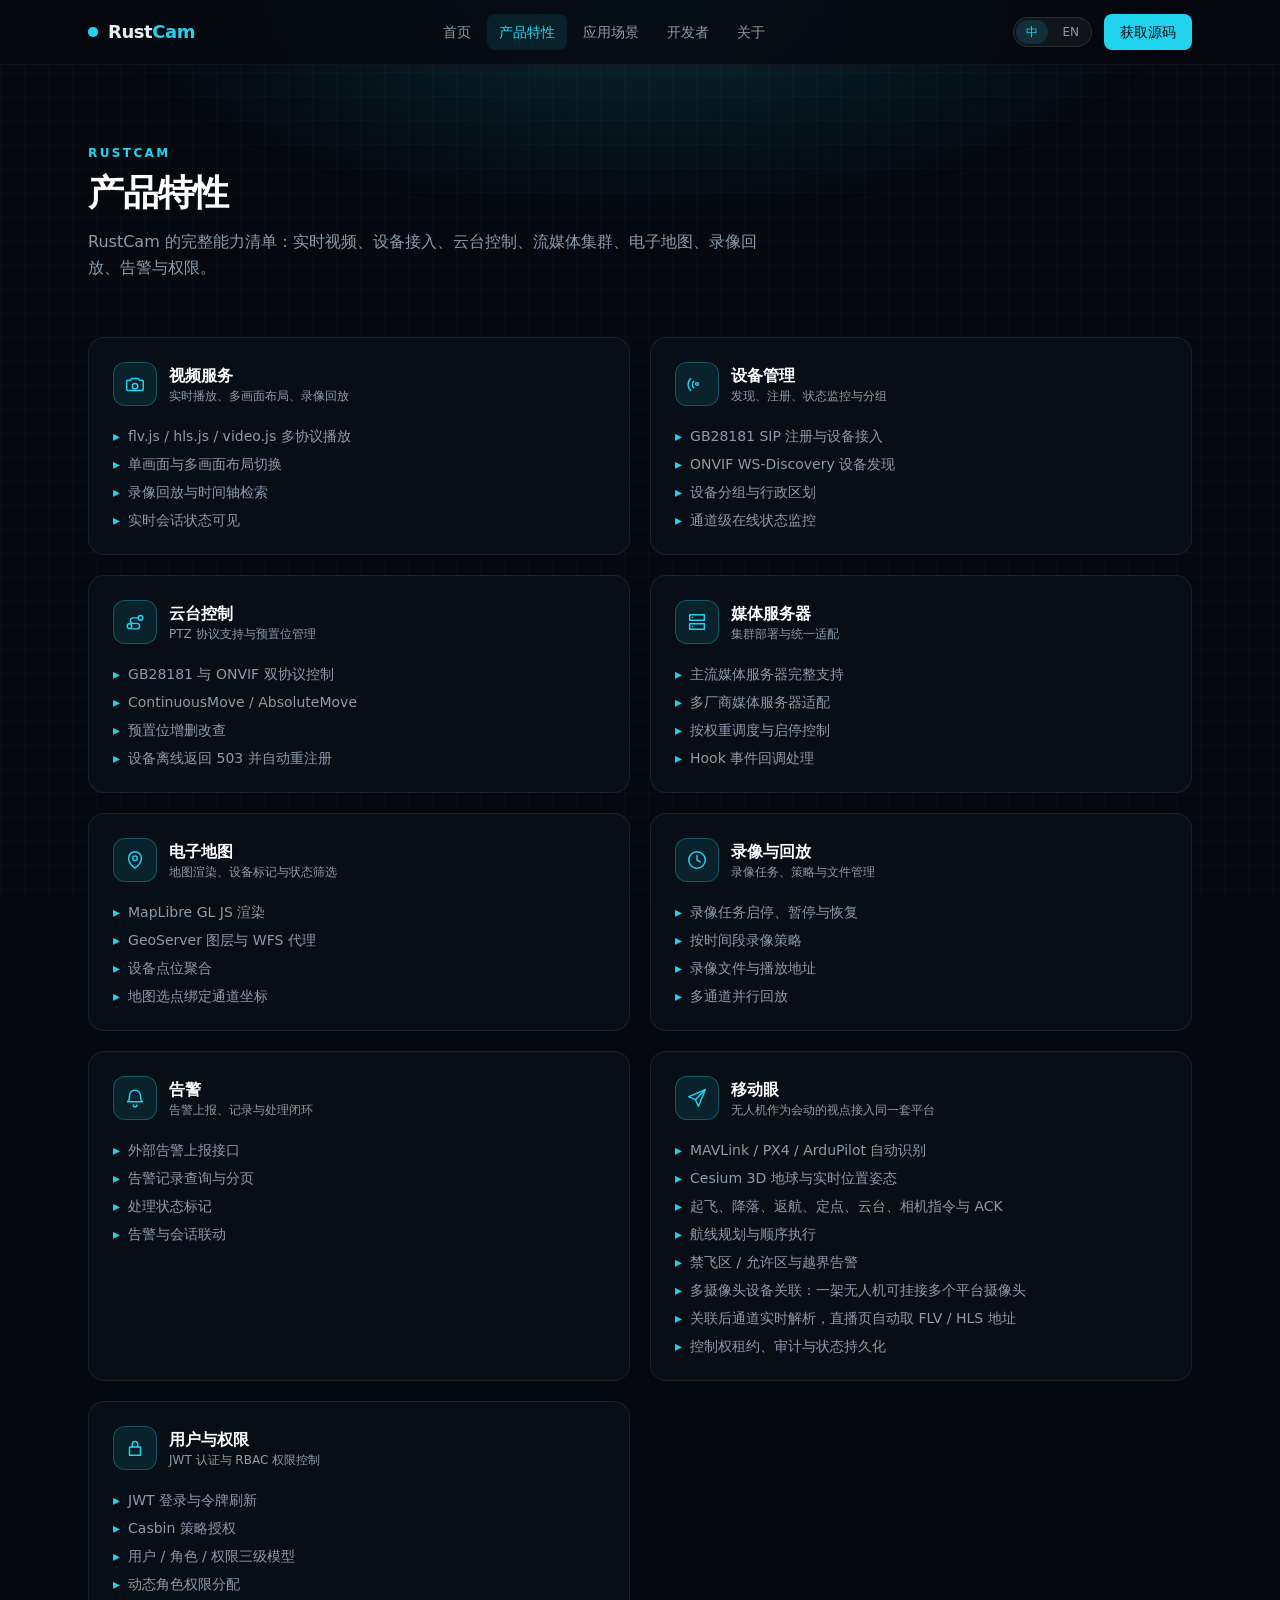
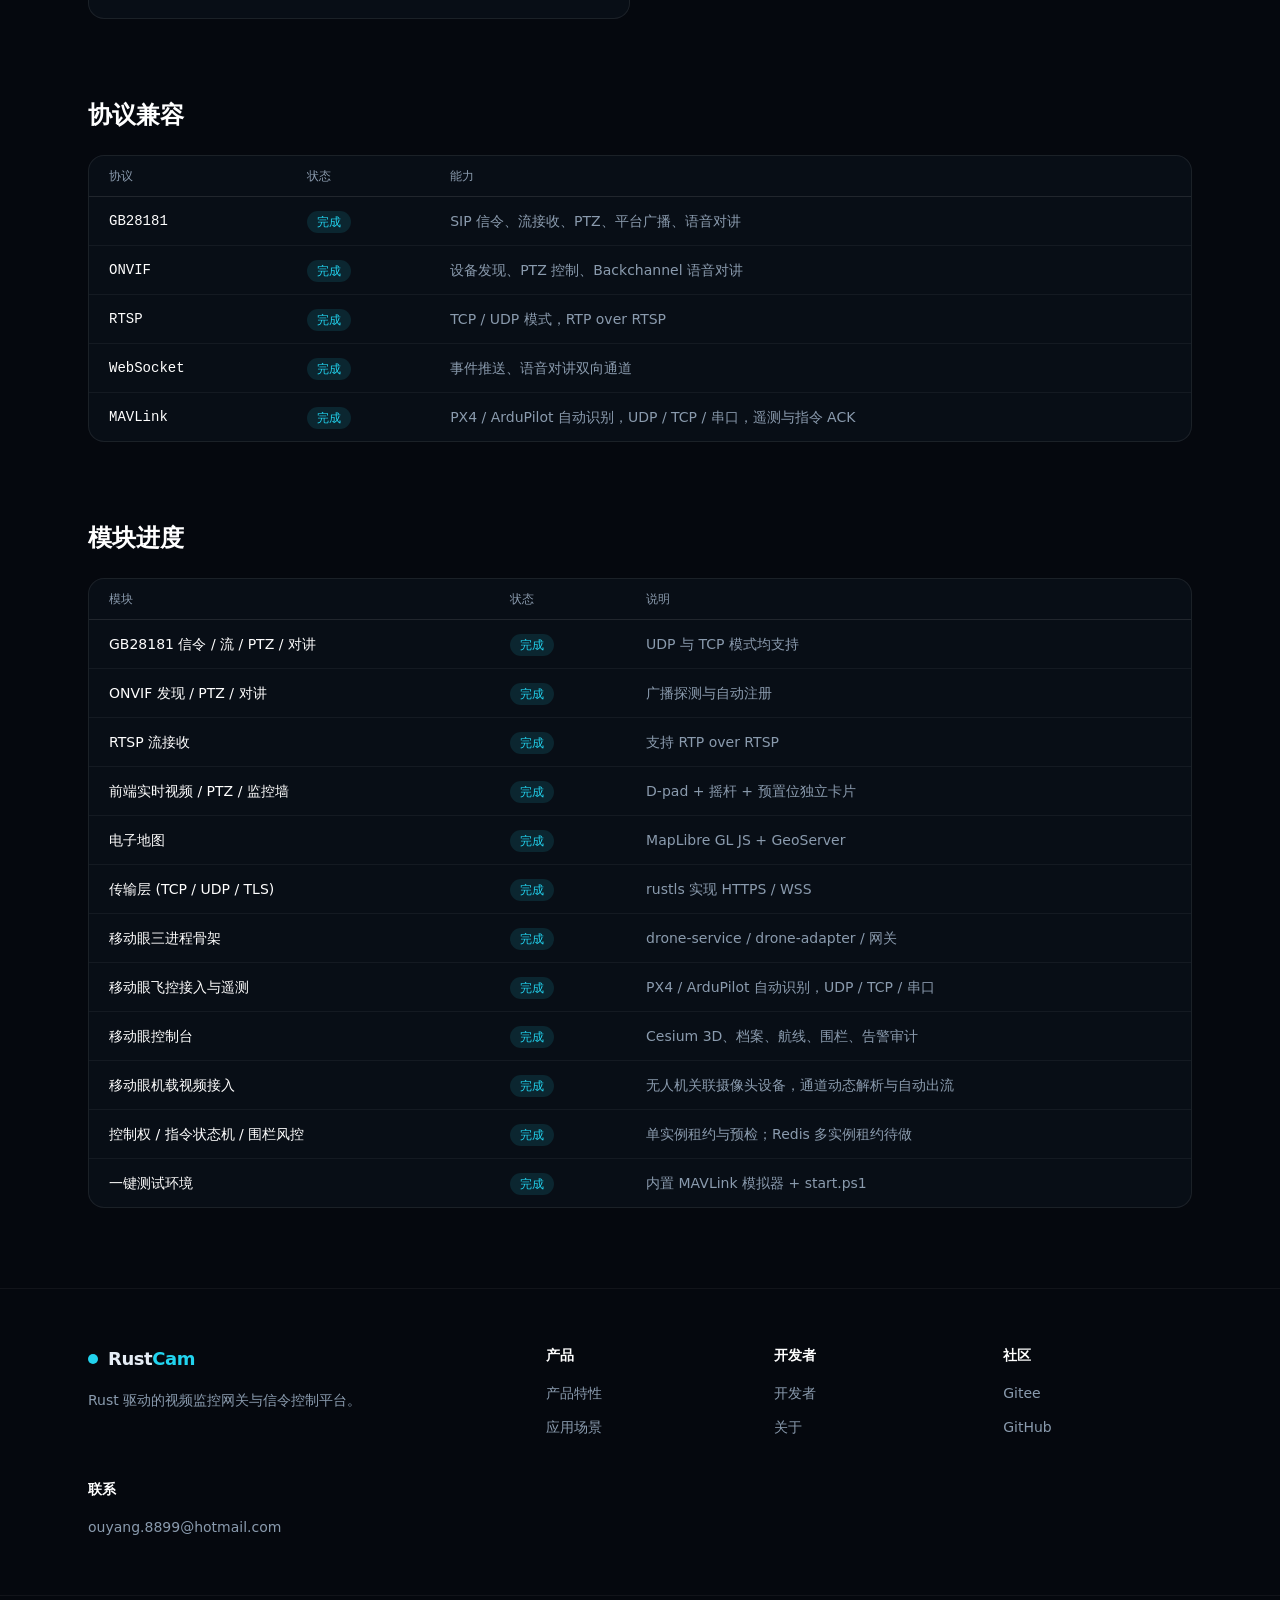
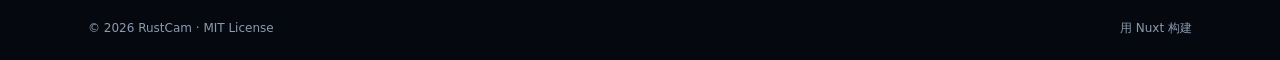
<file: features/index.html>
<!DOCTYPE html><html  lang="zh-CN"><head><meta charset="utf-8"><meta name="viewport" content="width=device-width, initial-scale=1"><title>产品特性 · RustCam</title><script type="importmap">{"imports":{"#entry":"/_nuxt/CUz45-2j.js"}}</script><link rel="stylesheet" href="/_nuxt/entry.j0DMsfi2.css" crossorigin><link rel="preload" as="fetch" crossorigin="anonymous" href="/features/_payload.json?_b=df4fccc4-9684-4685-96e1-188865fb1d0c"><link rel="modulepreload" as="script" crossorigin href="/_nuxt/CUz45-2j.js"><link rel="modulepreload" as="script" crossorigin href="/_nuxt/BEDXx6pQ.js"><link rel="modulepreload" as="script" crossorigin href="/_nuxt/C9z4Pgk2.js"><link rel="modulepreload" as="script" crossorigin href="/_nuxt/CGBMiuYq.js"><link rel="modulepreload" as="script" crossorigin href="/_nuxt/DX6k7qj_.js"><link rel="modulepreload" as="script" crossorigin href="/_nuxt/BiVsxK69.js"><link rel="modulepreload" as="script" crossorigin href="/_nuxt/mubwmfPi.js"><link rel="modulepreload" as="script" crossorigin href="/_nuxt/COQK3G4Q.js"><link rel="modulepreload" as="script" crossorigin href="/_nuxt/CfNAuXsY.js"><script type="module" src="/_nuxt/CUz45-2j.js" crossorigin></script><link rel="prefetch" as="style" crossorigin href="/_nuxt/error-404.DpKY_dMl.css"><link rel="prefetch" as="script" crossorigin href="/_nuxt/BPau62NI.js"><link rel="prefetch" as="style" crossorigin href="/_nuxt/error-500.CmR4p1fc.css"><link rel="prefetch" as="script" crossorigin href="/_nuxt/9loH3uzp.js"><meta name="theme-color" content="#05080E"><link rel="icon" type="image/svg+xml" href="/favicon.svg"><meta name="robots" content="index, follow, max-image-preview:large, max-snippet:-1, max-video-preview:-1"><meta name="description" content="RustCam 的完整能力清单：实时视频、设备接入、云台控制、流媒体集群、电子地图、录像回放、告警与权限。"><meta property="og:title" content="产品特性 · RustCam"><meta property="og:description" content="RustCam 的完整能力清单：实时视频、设备接入、云台控制、流媒体集群、电子地图、录像回放、告警与权限。"></head><body><div id="__nuxt"><div><div class="bg-grid pointer-events-none fixed inset-0 -z-10 opacity-60" aria-hidden="true"></div><div class="pointer-events-none fixed inset-x-0 top-0 -z-10 h-[520px] bg-[radial-gradient(60%_60%_at_50%_0%,rgba(34,211,238,0.16),transparent_70%)]" aria-hidden="true"></div><div class="flex min-h-screen flex-col"><header class="sticky top-0 z-50 border-b border-white/5 bg-ink-950/80 backdrop-blur-xl"><a href="#main" class="sr-only focus:not-sr-only focus:absolute focus:left-4 focus:top-3 focus:z-50 focus:rounded focus:bg-accent focus:px-3 focus:py-2 focus:text-sm focus:text-ink-950">跳到主要内容</a><div class="mx-auto flex h-16 max-w-6xl items-center justify-between gap-4 px-6"><a href="/" class="flex items-center gap-2.5"><span class="relative flex h-2.5 w-2.5"><span class="absolute inline-flex h-full w-full animate-ping rounded-full bg-accent opacity-60"></span><span class="relative inline-flex h-2.5 w-2.5 rounded-full bg-accent"></span></span><span class="text-lg font-semibold tracking-tight">Rust<span class="text-accent">Cam</span></span></a><nav class="hidden items-center gap-1 md:flex" aria-label="主导航"><!--[--><a href="/" class="rounded-lg px-3 py-2 text-sm text-muted transition-colors hover:bg-white/5 hover:text-white">首页</a><a aria-current="page" href="/features" class="text-accent! bg-accent/10 router-link-exact-active rounded-lg px-3 py-2 text-sm text-muted transition-colors hover:bg-white/5 hover:text-white">产品特性</a><a href="/scenarios" class="rounded-lg px-3 py-2 text-sm text-muted transition-colors hover:bg-white/5 hover:text-white">应用场景</a><a href="/docs" class="rounded-lg px-3 py-2 text-sm text-muted transition-colors hover:bg-white/5 hover:text-white">开发者</a><a href="/about" class="rounded-lg px-3 py-2 text-sm text-muted transition-colors hover:bg-white/5 hover:text-white">关于</a><!--]--></nav><div class="hidden items-center gap-3 md:flex"><div class="flex items-center gap-1 rounded-full border border-white/10 bg-white/5 p-0.5"><!--[--><a aria-current="true" href="/features" class="router-link-active router-link-exact-active rounded-full px-2.5 py-1 text-xs font-medium transition-colors bg-accent/15 text-accent" aria-label="切换到 中文">中</a><a href="/en/features" class="rounded-full px-2.5 py-1 text-xs font-medium transition-colors text-muted hover:text-white" aria-label="切换到 English">EN</a><!--]--></div><a href="https://gitee.com/ouliuying/rustcam" target="_blank" rel="noopener noreferrer" class="rounded-lg bg-accent px-4 py-2 text-sm font-medium text-ink-950 transition-colors hover:bg-accent/85">获取源码</a></div><button type="button" class="inline-flex h-10 w-10 items-center justify-center rounded-lg border border-white/10 text-muted md:hidden" aria-expanded="false" aria-controls="mobile-nav" aria-label="打开菜单"><span class="sr-only">打开菜单</span><svg viewBox="0 0 24 24" class="h-5 w-5" fill="none" stroke="currentColor" stroke-width="1.8" stroke-linecap="round" aria-hidden="true"><path d="M4 7h16M4 12h16M4 17h16"></path></svg></button></div><div id="mobile-nav" class="border-t border-white/5 bg-ink-950/95 px-6 py-4 md:hidden" style="display:none;"><nav class="flex flex-col gap-1" aria-label="移动端导航"><!--[--><a href="/" class="rounded-lg px-3 py-2.5 text-sm text-muted transition-colors hover:bg-white/5 hover:text-white">首页</a><a aria-current="page" href="/features" class="text-accent! bg-accent/10 router-link-exact-active rounded-lg px-3 py-2.5 text-sm text-muted transition-colors hover:bg-white/5 hover:text-white">产品特性</a><a href="/scenarios" class="rounded-lg px-3 py-2.5 text-sm text-muted transition-colors hover:bg-white/5 hover:text-white">应用场景</a><a href="/docs" class="rounded-lg px-3 py-2.5 text-sm text-muted transition-colors hover:bg-white/5 hover:text-white">开发者</a><a href="/about" class="rounded-lg px-3 py-2.5 text-sm text-muted transition-colors hover:bg-white/5 hover:text-white">关于</a><!--]--></nav><div class="mt-4 flex items-center justify-between gap-3"><div class="flex items-center gap-1 rounded-full border border-white/10 bg-white/5 p-0.5"><!--[--><a aria-current="true" href="/features" class="router-link-active router-link-exact-active rounded-full px-2.5 py-1 text-xs font-medium transition-colors bg-accent/15 text-accent" aria-label="切换到 中文">中</a><a href="/en/features" class="rounded-full px-2.5 py-1 text-xs font-medium transition-colors text-muted hover:text-white" aria-label="切换到 English">EN</a><!--]--></div><a href="https://gitee.com/ouliuying/rustcam" target="_blank" rel="noopener noreferrer" class="rounded-lg bg-accent px-4 py-2 text-sm font-medium text-ink-950">获取源码</a></div></div></header><main id="main" class="flex-1"><!--[--><div class="mx-auto max-w-6xl px-6 py-20"><div class="max-w-2xl"><p class="text-accent text-xs font-semibold tracking-[0.2em] uppercase">RustCam</p><h2 class="mt-3 text-3xl font-semibold tracking-tight text-white sm:text-4xl">产品特性</h2><p class="text-muted mt-4 text-base leading-relaxed">RustCam 的完整能力清单：实时视频、设备接入、云台控制、流媒体集群、电子地图、录像回放、告警与权限。</p></div><div class="mt-14 grid gap-5 md:grid-cols-2"><!--[--><div class="transition-[opacity,transform] duration-700 ease-out translate-y-4 opacity-0" style="transition-delay:0ms;"><!--[--><div class="panel h-full p-6"><div class="flex items-center gap-3"><div class="flex h-11 w-11 items-center justify-center rounded-xl border border-accent/30 bg-accent/10 text-accent"><svg width="22" height="22" viewbox="0 0 24 24" fill="none" stroke="currentColor" stroke-width="1.6" stroke-linecap="round" stroke-linejoin="round" aria-hidden="true" focusable="false"><!--[--><path d="M4 8h3l1.5-2h7L17 8h3a1 1 0 0 1 1 1v9a1 1 0 0 1-1 1H4a1 1 0 0 1-1-1V9a1 1 0 0 1 1-1z"></path><path d="M12 11.5a3 3 0 1 1 0 6 3 3 0 0 1 0-6z"></path><!--]--></svg></div><div><h2 class="font-semibold text-white">视频服务</h2><p class="text-muted text-xs">实时播放、多画面布局、录像回放</p></div></div><ul class="mt-5 space-y-2"><!--[--><li class="text-muted flex gap-2 text-sm"><span class="text-accent">▸</span><span>flv.js / hls.js / video.js 多协议播放</span></li><li class="text-muted flex gap-2 text-sm"><span class="text-accent">▸</span><span>单画面与多画面布局切换</span></li><li class="text-muted flex gap-2 text-sm"><span class="text-accent">▸</span><span>录像回放与时间轴检索</span></li><li class="text-muted flex gap-2 text-sm"><span class="text-accent">▸</span><span>实时会话状态可见</span></li><!--]--></ul></div><!--]--></div><div class="transition-[opacity,transform] duration-700 ease-out translate-y-4 opacity-0" style="transition-delay:70ms;"><!--[--><div class="panel h-full p-6"><div class="flex items-center gap-3"><div class="flex h-11 w-11 items-center justify-center rounded-xl border border-accent/30 bg-accent/10 text-accent"><svg width="22" height="22" viewbox="0 0 24 24" fill="none" stroke="currentColor" stroke-width="1.6" stroke-linecap="round" stroke-linejoin="round" aria-hidden="true" focusable="false"><!--[--><path d="M12 13.5a1.5 1.5 0 1 0 0-3 1.5 1.5 0 0 0 0 3z"></path><path d="M8.5 16a5 5 0 0 1 0-7"></path><path d="M5 19a9 9 0 0 1 0-13"></path><!--]--></svg></div><div><h2 class="font-semibold text-white">设备管理</h2><p class="text-muted text-xs">发现、注册、状态监控与分组</p></div></div><ul class="mt-5 space-y-2"><!--[--><li class="text-muted flex gap-2 text-sm"><span class="text-accent">▸</span><span>GB28181 SIP 注册与设备接入</span></li><li class="text-muted flex gap-2 text-sm"><span class="text-accent">▸</span><span>ONVIF WS-Discovery 设备发现</span></li><li class="text-muted flex gap-2 text-sm"><span class="text-accent">▸</span><span>设备分组与行政区划</span></li><li class="text-muted flex gap-2 text-sm"><span class="text-accent">▸</span><span>通道级在线状态监控</span></li><!--]--></ul></div><!--]--></div><div class="transition-[opacity,transform] duration-700 ease-out translate-y-4 opacity-0" style="transition-delay:0ms;"><!--[--><div class="panel h-full p-6"><div class="flex items-center gap-3"><div class="flex h-11 w-11 items-center justify-center rounded-xl border border-accent/30 bg-accent/10 text-accent"><svg width="22" height="22" viewbox="0 0 24 24" fill="none" stroke="currentColor" stroke-width="1.6" stroke-linecap="round" stroke-linejoin="round" aria-hidden="true" focusable="false"><!--[--><path d="M6 19a2.5 2.5 0 1 0 0-5 2.5 2.5 0 0 0 0 5z"></path><path d="M18 10a2.5 2.5 0 1 0 0-5 2.5 2.5 0 0 0 0 5z"></path><path d="M15.5 7.5H10a3 3 0 0 0 0 6h4a3 3 0 0 1 0 6H8.5"></path><!--]--></svg></div><div><h2 class="font-semibold text-white">云台控制</h2><p class="text-muted text-xs">PTZ 协议支持与预置位管理</p></div></div><ul class="mt-5 space-y-2"><!--[--><li class="text-muted flex gap-2 text-sm"><span class="text-accent">▸</span><span>GB28181 与 ONVIF 双协议控制</span></li><li class="text-muted flex gap-2 text-sm"><span class="text-accent">▸</span><span>ContinuousMove / AbsoluteMove</span></li><li class="text-muted flex gap-2 text-sm"><span class="text-accent">▸</span><span>预置位增删改查</span></li><li class="text-muted flex gap-2 text-sm"><span class="text-accent">▸</span><span>设备离线返回 503 并自动重注册</span></li><!--]--></ul></div><!--]--></div><div class="transition-[opacity,transform] duration-700 ease-out translate-y-4 opacity-0" style="transition-delay:70ms;"><!--[--><div class="panel h-full p-6"><div class="flex items-center gap-3"><div class="flex h-11 w-11 items-center justify-center rounded-xl border border-accent/30 bg-accent/10 text-accent"><svg width="22" height="22" viewbox="0 0 24 24" fill="none" stroke="currentColor" stroke-width="1.6" stroke-linecap="round" stroke-linejoin="round" aria-hidden="true" focusable="false"><!--[--><path d="M4 4h16v6H4z"></path><path d="M4 14h16v6H4z"></path><path d="M7 7h.01"></path><path d="M7 17h.01"></path><!--]--></svg></div><div><h2 class="font-semibold text-white">媒体服务器</h2><p class="text-muted text-xs">集群部署与统一适配</p></div></div><ul class="mt-5 space-y-2"><!--[--><li class="text-muted flex gap-2 text-sm"><span class="text-accent">▸</span><span>主流媒体服务器完整支持</span></li><li class="text-muted flex gap-2 text-sm"><span class="text-accent">▸</span><span>多厂商媒体服务器适配</span></li><li class="text-muted flex gap-2 text-sm"><span class="text-accent">▸</span><span>按权重调度与启停控制</span></li><li class="text-muted flex gap-2 text-sm"><span class="text-accent">▸</span><span>Hook 事件回调处理</span></li><!--]--></ul></div><!--]--></div><div class="transition-[opacity,transform] duration-700 ease-out translate-y-4 opacity-0" style="transition-delay:0ms;"><!--[--><div class="panel h-full p-6"><div class="flex items-center gap-3"><div class="flex h-11 w-11 items-center justify-center rounded-xl border border-accent/30 bg-accent/10 text-accent"><svg width="22" height="22" viewbox="0 0 24 24" fill="none" stroke="currentColor" stroke-width="1.6" stroke-linecap="round" stroke-linejoin="round" aria-hidden="true" focusable="false"><!--[--><path d="M12 21s7-5.6 7-11a7 7 0 1 0-14 0c0 5.4 7 11 7 11z"></path><path d="M12 12.5a2.5 2.5 0 1 0 0-5 2.5 2.5 0 0 0 0 5z"></path><!--]--></svg></div><div><h2 class="font-semibold text-white">电子地图</h2><p class="text-muted text-xs">地图渲染、设备标记与状态筛选</p></div></div><ul class="mt-5 space-y-2"><!--[--><li class="text-muted flex gap-2 text-sm"><span class="text-accent">▸</span><span>MapLibre GL JS 渲染</span></li><li class="text-muted flex gap-2 text-sm"><span class="text-accent">▸</span><span>GeoServer 图层与 WFS 代理</span></li><li class="text-muted flex gap-2 text-sm"><span class="text-accent">▸</span><span>设备点位聚合</span></li><li class="text-muted flex gap-2 text-sm"><span class="text-accent">▸</span><span>地图选点绑定通道坐标</span></li><!--]--></ul></div><!--]--></div><div class="transition-[opacity,transform] duration-700 ease-out translate-y-4 opacity-0" style="transition-delay:70ms;"><!--[--><div class="panel h-full p-6"><div class="flex items-center gap-3"><div class="flex h-11 w-11 items-center justify-center rounded-xl border border-accent/30 bg-accent/10 text-accent"><svg width="22" height="22" viewbox="0 0 24 24" fill="none" stroke="currentColor" stroke-width="1.6" stroke-linecap="round" stroke-linejoin="round" aria-hidden="true" focusable="false"><!--[--><path d="M12 21a9 9 0 1 0 0-18 9 9 0 0 0 0 18z"></path><path d="M12 7v5l3.5 2"></path><!--]--></svg></div><div><h2 class="font-semibold text-white">录像与回放</h2><p class="text-muted text-xs">录像任务、策略与文件管理</p></div></div><ul class="mt-5 space-y-2"><!--[--><li class="text-muted flex gap-2 text-sm"><span class="text-accent">▸</span><span>录像任务启停、暂停与恢复</span></li><li class="text-muted flex gap-2 text-sm"><span class="text-accent">▸</span><span>按时间段录像策略</span></li><li class="text-muted flex gap-2 text-sm"><span class="text-accent">▸</span><span>录像文件与播放地址</span></li><li class="text-muted flex gap-2 text-sm"><span class="text-accent">▸</span><span>多通道并行回放</span></li><!--]--></ul></div><!--]--></div><div class="transition-[opacity,transform] duration-700 ease-out translate-y-4 opacity-0" style="transition-delay:0ms;"><!--[--><div class="panel h-full p-6"><div class="flex items-center gap-3"><div class="flex h-11 w-11 items-center justify-center rounded-xl border border-accent/30 bg-accent/10 text-accent"><svg width="22" height="22" viewbox="0 0 24 24" fill="none" stroke="currentColor" stroke-width="1.6" stroke-linecap="round" stroke-linejoin="round" aria-hidden="true" focusable="false"><!--[--><path d="M6 9.5a6 6 0 1 1 12 0c0 5 2 6.5 2 6.5H4s2-1.5 2-6.5z"></path><path d="M10 19.5a2 2 0 0 0 4 0"></path><!--]--></svg></div><div><h2 class="font-semibold text-white">告警</h2><p class="text-muted text-xs">告警上报、记录与处理闭环</p></div></div><ul class="mt-5 space-y-2"><!--[--><li class="text-muted flex gap-2 text-sm"><span class="text-accent">▸</span><span>外部告警上报接口</span></li><li class="text-muted flex gap-2 text-sm"><span class="text-accent">▸</span><span>告警记录查询与分页</span></li><li class="text-muted flex gap-2 text-sm"><span class="text-accent">▸</span><span>处理状态标记</span></li><li class="text-muted flex gap-2 text-sm"><span class="text-accent">▸</span><span>告警与会话联动</span></li><!--]--></ul></div><!--]--></div><div class="transition-[opacity,transform] duration-700 ease-out translate-y-4 opacity-0" style="transition-delay:70ms;"><!--[--><div class="panel h-full p-6"><div class="flex items-center gap-3"><div class="flex h-11 w-11 items-center justify-center rounded-xl border border-accent/30 bg-accent/10 text-accent"><svg width="22" height="22" viewbox="0 0 24 24" fill="none" stroke="currentColor" stroke-width="1.6" stroke-linecap="round" stroke-linejoin="round" aria-hidden="true" focusable="false"><!--[--><path d="M21 3L3 10.5l7.2 3.3L13.5 21 21 3z"></path><path d="M10.2 13.8L21 3"></path><!--]--></svg></div><div><h2 class="font-semibold text-white">移动眼</h2><p class="text-muted text-xs">无人机作为会动的视点接入同一套平台</p></div></div><ul class="mt-5 space-y-2"><!--[--><li class="text-muted flex gap-2 text-sm"><span class="text-accent">▸</span><span>MAVLink / PX4 / ArduPilot 自动识别</span></li><li class="text-muted flex gap-2 text-sm"><span class="text-accent">▸</span><span>Cesium 3D 地球与实时位置姿态</span></li><li class="text-muted flex gap-2 text-sm"><span class="text-accent">▸</span><span>起飞、降落、返航、定点、云台、相机指令与 ACK</span></li><li class="text-muted flex gap-2 text-sm"><span class="text-accent">▸</span><span>航线规划与顺序执行</span></li><li class="text-muted flex gap-2 text-sm"><span class="text-accent">▸</span><span>禁飞区 / 允许区与越界告警</span></li><li class="text-muted flex gap-2 text-sm"><span class="text-accent">▸</span><span>多摄像头设备关联：一架无人机可挂接多个平台摄像头</span></li><li class="text-muted flex gap-2 text-sm"><span class="text-accent">▸</span><span>关联后通道实时解析，直播页自动取 FLV / HLS 地址</span></li><li class="text-muted flex gap-2 text-sm"><span class="text-accent">▸</span><span>控制权租约、审计与状态持久化</span></li><!--]--></ul></div><!--]--></div><div class="transition-[opacity,transform] duration-700 ease-out translate-y-4 opacity-0" style="transition-delay:0ms;"><!--[--><div class="panel h-full p-6"><div class="flex items-center gap-3"><div class="flex h-11 w-11 items-center justify-center rounded-xl border border-accent/30 bg-accent/10 text-accent"><svg width="22" height="22" viewbox="0 0 24 24" fill="none" stroke="currentColor" stroke-width="1.6" stroke-linecap="round" stroke-linejoin="round" aria-hidden="true" focusable="false"><!--[--><path d="M6 11h12v9H6z"></path><path d="M9 11V8a3 3 0 0 1 6 0v3"></path><!--]--></svg></div><div><h2 class="font-semibold text-white">用户与权限</h2><p class="text-muted text-xs">JWT 认证与 RBAC 权限控制</p></div></div><ul class="mt-5 space-y-2"><!--[--><li class="text-muted flex gap-2 text-sm"><span class="text-accent">▸</span><span>JWT 登录与令牌刷新</span></li><li class="text-muted flex gap-2 text-sm"><span class="text-accent">▸</span><span>Casbin 策略授权</span></li><li class="text-muted flex gap-2 text-sm"><span class="text-accent">▸</span><span>用户 / 角色 / 权限三级模型</span></li><li class="text-muted flex gap-2 text-sm"><span class="text-accent">▸</span><span>动态角色权限分配</span></li><!--]--></ul></div><!--]--></div><!--]--></div><div class="mt-20"><h2 class="text-2xl font-semibold text-white">协议兼容</h2><div class="panel mt-6 overflow-x-auto"><table class="w-full min-w-[640px] text-left text-sm"><thead class="text-muted border-b border-white/10 text-xs uppercase"><tr><!--[--><th class="px-5 py-3 font-medium">协议</th><th class="px-5 py-3 font-medium">状态</th><th class="px-5 py-3 font-medium">能力</th><!--]--></tr></thead><tbody><!--[--><tr class="border-b border-white/5 last:border-0"><td class="px-5 py-3.5 font-mono text-white">GB28181</td><td class="px-5 py-3.5"><span class="bg-accent/12 text-accent rounded-full px-2.5 py-1 text-xs">完成</span></td><td class="text-muted px-5 py-3.5">SIP 信令、流接收、PTZ、平台广播、语音对讲</td></tr><tr class="border-b border-white/5 last:border-0"><td class="px-5 py-3.5 font-mono text-white">ONVIF</td><td class="px-5 py-3.5"><span class="bg-accent/12 text-accent rounded-full px-2.5 py-1 text-xs">完成</span></td><td class="text-muted px-5 py-3.5">设备发现、PTZ 控制、Backchannel 语音对讲</td></tr><tr class="border-b border-white/5 last:border-0"><td class="px-5 py-3.5 font-mono text-white">RTSP</td><td class="px-5 py-3.5"><span class="bg-accent/12 text-accent rounded-full px-2.5 py-1 text-xs">完成</span></td><td class="text-muted px-5 py-3.5">TCP / UDP 模式，RTP over RTSP</td></tr><tr class="border-b border-white/5 last:border-0"><td class="px-5 py-3.5 font-mono text-white">WebSocket</td><td class="px-5 py-3.5"><span class="bg-accent/12 text-accent rounded-full px-2.5 py-1 text-xs">完成</span></td><td class="text-muted px-5 py-3.5">事件推送、语音对讲双向通道</td></tr><tr class="border-b border-white/5 last:border-0"><td class="px-5 py-3.5 font-mono text-white">MAVLink</td><td class="px-5 py-3.5"><span class="bg-accent/12 text-accent rounded-full px-2.5 py-1 text-xs">完成</span></td><td class="text-muted px-5 py-3.5">PX4 / ArduPilot 自动识别，UDP / TCP / 串口，遥测与指令 ACK</td></tr><!--]--></tbody></table></div></div><div class="mt-20"><h2 class="text-2xl font-semibold text-white">模块进度</h2><div class="panel mt-6 overflow-x-auto"><table class="w-full min-w-[640px] text-left text-sm"><thead class="text-muted border-b border-white/10 text-xs uppercase"><tr><!--[--><th class="px-5 py-3 font-medium">模块</th><th class="px-5 py-3 font-medium">状态</th><th class="px-5 py-3 font-medium">说明</th><!--]--></tr></thead><tbody><!--[--><tr class="border-b border-white/5 last:border-0"><td class="px-5 py-3.5 text-white">GB28181 信令 / 流 / PTZ / 对讲</td><td class="px-5 py-3.5"><span class="bg-accent/12 text-accent rounded-full px-2.5 py-1 text-xs">完成</span></td><td class="text-muted px-5 py-3.5">UDP 与 TCP 模式均支持</td></tr><tr class="border-b border-white/5 last:border-0"><td class="px-5 py-3.5 text-white">ONVIF 发现 / PTZ / 对讲</td><td class="px-5 py-3.5"><span class="bg-accent/12 text-accent rounded-full px-2.5 py-1 text-xs">完成</span></td><td class="text-muted px-5 py-3.5">广播探测与自动注册</td></tr><tr class="border-b border-white/5 last:border-0"><td class="px-5 py-3.5 text-white">RTSP 流接收</td><td class="px-5 py-3.5"><span class="bg-accent/12 text-accent rounded-full px-2.5 py-1 text-xs">完成</span></td><td class="text-muted px-5 py-3.5">支持 RTP over RTSP</td></tr><tr class="border-b border-white/5 last:border-0"><td class="px-5 py-3.5 text-white">前端实时视频 / PTZ / 监控墙</td><td class="px-5 py-3.5"><span class="bg-accent/12 text-accent rounded-full px-2.5 py-1 text-xs">完成</span></td><td class="text-muted px-5 py-3.5">D-pad + 摇杆 + 预置位独立卡片</td></tr><tr class="border-b border-white/5 last:border-0"><td class="px-5 py-3.5 text-white">电子地图</td><td class="px-5 py-3.5"><span class="bg-accent/12 text-accent rounded-full px-2.5 py-1 text-xs">完成</span></td><td class="text-muted px-5 py-3.5">MapLibre GL JS + GeoServer</td></tr><tr class="border-b border-white/5 last:border-0"><td class="px-5 py-3.5 text-white">传输层 (TCP / UDP / TLS)</td><td class="px-5 py-3.5"><span class="bg-accent/12 text-accent rounded-full px-2.5 py-1 text-xs">完成</span></td><td class="text-muted px-5 py-3.5">rustls 实现 HTTPS / WSS</td></tr><tr class="border-b border-white/5 last:border-0"><td class="px-5 py-3.5 text-white">移动眼三进程骨架</td><td class="px-5 py-3.5"><span class="bg-accent/12 text-accent rounded-full px-2.5 py-1 text-xs">完成</span></td><td class="text-muted px-5 py-3.5">drone-service / drone-adapter / 网关</td></tr><tr class="border-b border-white/5 last:border-0"><td class="px-5 py-3.5 text-white">移动眼飞控接入与遥测</td><td class="px-5 py-3.5"><span class="bg-accent/12 text-accent rounded-full px-2.5 py-1 text-xs">完成</span></td><td class="text-muted px-5 py-3.5">PX4 / ArduPilot 自动识别，UDP / TCP / 串口</td></tr><tr class="border-b border-white/5 last:border-0"><td class="px-5 py-3.5 text-white">移动眼控制台</td><td class="px-5 py-3.5"><span class="bg-accent/12 text-accent rounded-full px-2.5 py-1 text-xs">完成</span></td><td class="text-muted px-5 py-3.5">Cesium 3D、档案、航线、围栏、告警审计</td></tr><tr class="border-b border-white/5 last:border-0"><td class="px-5 py-3.5 text-white">移动眼机载视频接入</td><td class="px-5 py-3.5"><span class="bg-accent/12 text-accent rounded-full px-2.5 py-1 text-xs">完成</span></td><td class="text-muted px-5 py-3.5">无人机关联摄像头设备，通道动态解析与自动出流</td></tr><tr class="border-b border-white/5 last:border-0"><td class="px-5 py-3.5 text-white">控制权 / 指令状态机 / 围栏风控</td><td class="px-5 py-3.5"><span class="bg-accent/12 text-accent rounded-full px-2.5 py-1 text-xs">完成</span></td><td class="text-muted px-5 py-3.5">单实例租约与预检；Redis 多实例租约待做</td></tr><tr class="border-b border-white/5 last:border-0"><td class="px-5 py-3.5 text-white">一键测试环境</td><td class="px-5 py-3.5"><span class="bg-accent/12 text-accent rounded-full px-2.5 py-1 text-xs">完成</span></td><td class="text-muted px-5 py-3.5">内置 MAVLink 模拟器 + start.ps1</td></tr><!--]--></tbody></table></div></div></div><!--]--></main><footer class="border-t border-white/5 bg-ink-950"><div class="mx-auto grid max-w-6xl gap-10 px-6 py-14 sm:grid-cols-2 lg:grid-cols-5"><div class="sm:col-span-2"><div class="flex items-center gap-2.5"><span class="h-2.5 w-2.5 rounded-full bg-accent"></span><span class="text-lg font-semibold tracking-tight">Rust<span class="text-accent">Cam</span></span></div><p class="text-muted mt-4 max-w-xs text-sm leading-relaxed">Rust 驱动的视频监控网关与信令控制平台。</p></div><!--[--><div><h3 class="text-sm font-semibold text-white">产品</h3><ul class="mt-4 space-y-2.5"><!--[--><li><a aria-current="page" href="/features" class="router-link-active router-link-exact-active text-muted text-sm transition-colors hover:text-accent">产品特性</a></li><li><a href="/scenarios" class="text-muted text-sm transition-colors hover:text-accent">应用场景</a></li><!--]--></ul></div><div><h3 class="text-sm font-semibold text-white">开发者</h3><ul class="mt-4 space-y-2.5"><!--[--><li><a href="/docs" class="text-muted text-sm transition-colors hover:text-accent">开发者</a></li><li><a href="/about" class="text-muted text-sm transition-colors hover:text-accent">关于</a></li><!--]--></ul></div><div><h3 class="text-sm font-semibold text-white">社区</h3><ul class="mt-4 space-y-2.5"><!--[--><li><a href="https://gitee.com/ouliuying/rustcam" target="_blank" rel="noopener noreferrer" class="text-muted text-sm transition-colors hover:text-accent">Gitee</a></li><li><a href="https://github.com/ouyang8899/rustcam" target="_blank" rel="noopener noreferrer" class="text-muted text-sm transition-colors hover:text-accent">GitHub</a></li><!--]--></ul></div><div><h3 class="text-sm font-semibold text-white">联系</h3><ul class="mt-4 space-y-2.5"><!--[--><li><a href="mailto:ouyang.8899@hotmail.com" target="_blank" rel="noopener noreferrer" class="text-muted text-sm transition-colors hover:text-accent">ouyang.8899@hotmail.com</a></li><!--]--></ul></div><!--]--></div><div class="border-t border-white/5"><div class="text-muted mx-auto flex max-w-6xl flex-col gap-2 px-6 py-6 text-xs sm:flex-row sm:items-center sm:justify-between"><p>© 2026 RustCam · MIT License</p><p>用 Nuxt 构建</p></div></div></footer></div></div></div><div id="teleports"></div><script>window.__NUXT__={};window.__NUXT__.config={public:{i18n:{baseUrl:"",defaultLocale:"zh",rootRedirect:"",redirectStatusCode:302,skipSettingLocaleOnNavigate:false,locales:[{code:"zh",language:"zh-CN",name:"中文",domains:[],defaultForDomains:[]},{code:"en",language:"en-US",name:"English",domains:[],defaultForDomains:[]}],detectBrowserLanguage:false,experimental:{localeDetector:"",typedPages:true,typedOptionsAndMessages:false,alternateLinkCanonicalQueries:true,devCache:false,cacheLifetime:"",stripMessagesPayload:false,preload:false,strictSeo:false,nitroContextDetection:true,httpCacheDuration:10,compactRoutes:false,prerenderMessages:false,optimizeMessageBundling:true},domainLocales:{zh:{domain:""},en:{domain:""}}},"nuxt-robots":{version:"7.0.2",debug:false,credits:true,groups:[{userAgent:["*"],allow:["/","/en"],comment:[],disallow:[],contentUsage:[],contentSignal:[],_indexable:true,_rules:[{pattern:"/",allow:true},{pattern:"/en",allow:true}],_normalized:true}],sitemap:["/sitemap_index.xml"],header:true,robotsEnabledValue:"index, follow, max-image-preview:large, max-snippet:-1, max-video-preview:-1",robotsDisabledValue:"noindex, nofollow",cacheControl:"max-age=14400, must-revalidate",botDetection:true}},app:{baseURL:"/",buildId:"df4fccc4-9684-4685-96e1-188865fb1d0c",buildAssetsDir:"/_nuxt/",cdnURL:""}}</script><script type="application/json" data-nuxt-data="nuxt-app" data-ssr="true" id="__NUXT_DATA__" data-src="/features/_payload.json?_b=df4fccc4-9684-4685-96e1-188865fb1d0c">[{"state":1,"once":19,"_errors":20,"serverRendered":6,"path":22,"prerenderedAt":23},["Reactive",2],{"$si18n:cached-locale-configs":3,"$si18n:resolved-locale":9,"$ssite-config":10},{"zh":4,"en":7},{"fallbacks":5,"cacheable":6},[],true,{"fallbacks":8,"cacheable":6},[],"",{"_priority":11,"currentLocale":15,"defaultLocale":15,"env":16,"indexable":6,"name":17,"url":18},{"env":12,"url":13,"name":13,"defaultLocale":14,"currentLocale":14},-15,-3,-2,"zh-CN","production","RustCam","https:\u002F\u002Fwww.rustcam.com",["Set"],["ShallowReactive",21],{},"\u002Ffeatures",1793958312474]</script></body></html>
</file>
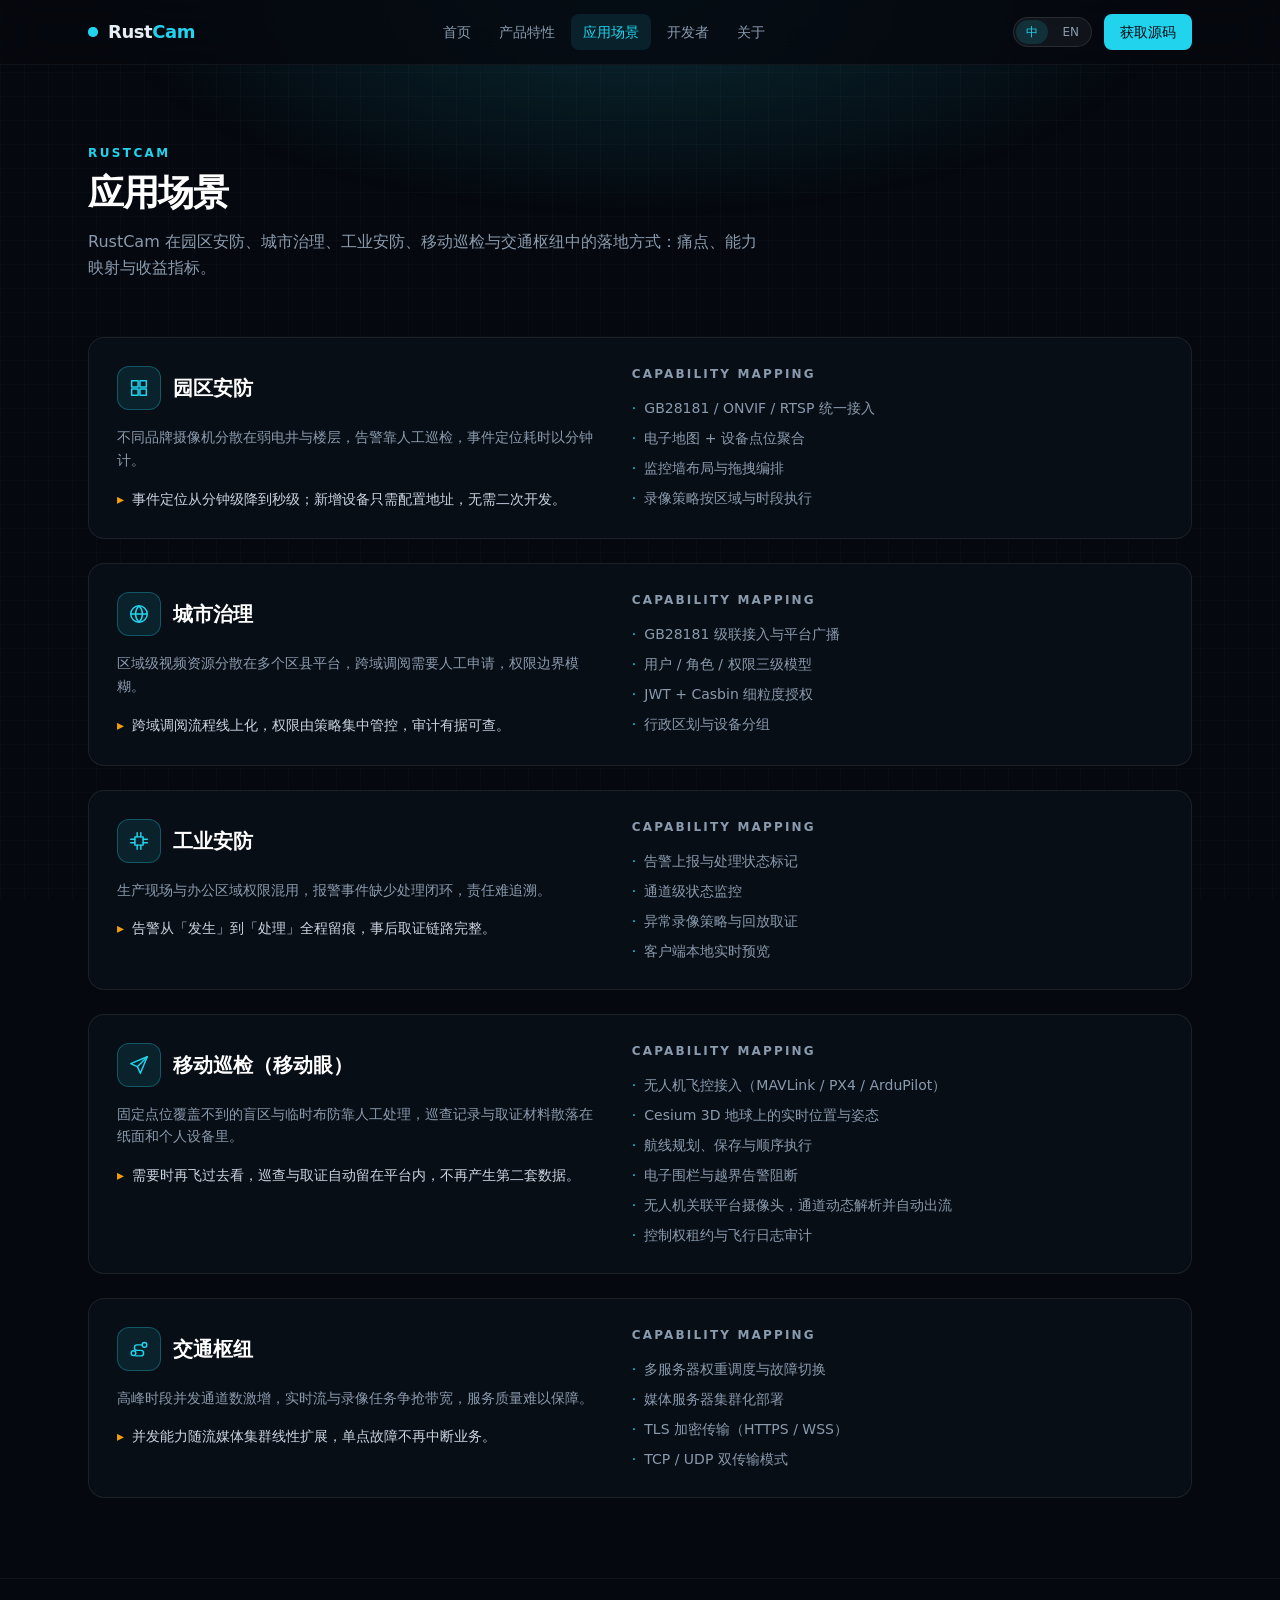
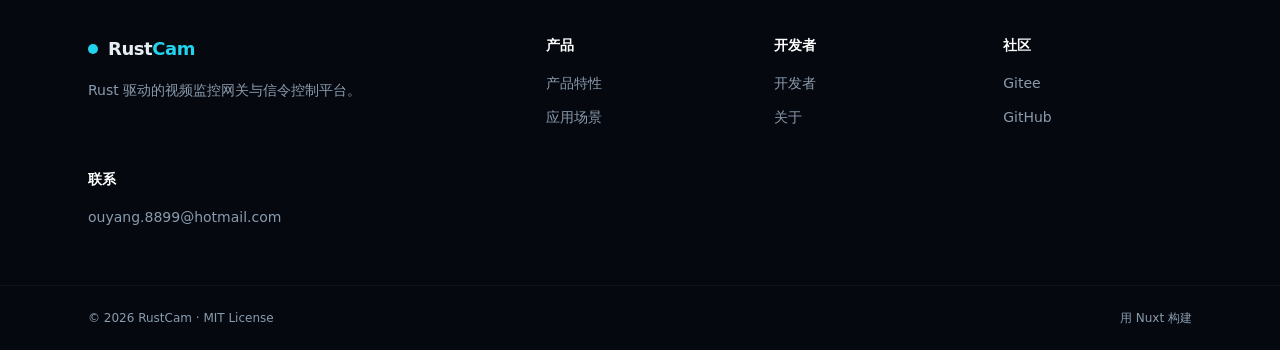
<file: scenarios/index.html>
<!DOCTYPE html><html  lang="zh-CN"><head><meta charset="utf-8"><meta name="viewport" content="width=device-width, initial-scale=1"><title>应用场景 · RustCam</title><script type="importmap">{"imports":{"#entry":"/_nuxt/CUz45-2j.js"}}</script><link rel="stylesheet" href="/_nuxt/entry.j0DMsfi2.css" crossorigin><link rel="preload" as="fetch" crossorigin="anonymous" href="/scenarios/_payload.json?_b=df4fccc4-9684-4685-96e1-188865fb1d0c"><link rel="modulepreload" as="script" crossorigin href="/_nuxt/CUz45-2j.js"><link rel="modulepreload" as="script" crossorigin href="/_nuxt/BEDXx6pQ.js"><link rel="modulepreload" as="script" crossorigin href="/_nuxt/C9z4Pgk2.js"><link rel="modulepreload" as="script" crossorigin href="/_nuxt/CGBMiuYq.js"><link rel="modulepreload" as="script" crossorigin href="/_nuxt/DX6k7qj_.js"><link rel="modulepreload" as="script" crossorigin href="/_nuxt/BN1gpXiL.js"><link rel="modulepreload" as="script" crossorigin href="/_nuxt/mubwmfPi.js"><link rel="modulepreload" as="script" crossorigin href="/_nuxt/COQK3G4Q.js"><link rel="modulepreload" as="script" crossorigin href="/_nuxt/CfNAuXsY.js"><script type="module" src="/_nuxt/CUz45-2j.js" crossorigin></script><link rel="prefetch" as="style" crossorigin href="/_nuxt/error-404.DpKY_dMl.css"><link rel="prefetch" as="script" crossorigin href="/_nuxt/BPau62NI.js"><link rel="prefetch" as="style" crossorigin href="/_nuxt/error-500.CmR4p1fc.css"><link rel="prefetch" as="script" crossorigin href="/_nuxt/9loH3uzp.js"><meta name="theme-color" content="#05080E"><link rel="icon" type="image/svg+xml" href="/favicon.svg"><meta name="robots" content="index, follow, max-image-preview:large, max-snippet:-1, max-video-preview:-1"><meta name="description" content="RustCam 在园区安防、城市治理、工业安防、移动巡检与交通枢纽中的落地方式：痛点、能力映射与收益指标。"><meta property="og:title" content="应用场景 · RustCam"><meta property="og:description" content="RustCam 在园区安防、城市治理、工业安防、移动巡检与交通枢纽中的落地方式：痛点、能力映射与收益指标。"></head><body><div id="__nuxt"><div><div class="bg-grid pointer-events-none fixed inset-0 -z-10 opacity-60" aria-hidden="true"></div><div class="pointer-events-none fixed inset-x-0 top-0 -z-10 h-[520px] bg-[radial-gradient(60%_60%_at_50%_0%,rgba(34,211,238,0.16),transparent_70%)]" aria-hidden="true"></div><div class="flex min-h-screen flex-col"><header class="sticky top-0 z-50 border-b border-white/5 bg-ink-950/80 backdrop-blur-xl"><a href="#main" class="sr-only focus:not-sr-only focus:absolute focus:left-4 focus:top-3 focus:z-50 focus:rounded focus:bg-accent focus:px-3 focus:py-2 focus:text-sm focus:text-ink-950">跳到主要内容</a><div class="mx-auto flex h-16 max-w-6xl items-center justify-between gap-4 px-6"><a href="/" class="flex items-center gap-2.5"><span class="relative flex h-2.5 w-2.5"><span class="absolute inline-flex h-full w-full animate-ping rounded-full bg-accent opacity-60"></span><span class="relative inline-flex h-2.5 w-2.5 rounded-full bg-accent"></span></span><span class="text-lg font-semibold tracking-tight">Rust<span class="text-accent">Cam</span></span></a><nav class="hidden items-center gap-1 md:flex" aria-label="主导航"><!--[--><a href="/" class="rounded-lg px-3 py-2 text-sm text-muted transition-colors hover:bg-white/5 hover:text-white">首页</a><a href="/features" class="rounded-lg px-3 py-2 text-sm text-muted transition-colors hover:bg-white/5 hover:text-white">产品特性</a><a aria-current="page" href="/scenarios" class="text-accent! bg-accent/10 router-link-exact-active rounded-lg px-3 py-2 text-sm text-muted transition-colors hover:bg-white/5 hover:text-white">应用场景</a><a href="/docs" class="rounded-lg px-3 py-2 text-sm text-muted transition-colors hover:bg-white/5 hover:text-white">开发者</a><a href="/about" class="rounded-lg px-3 py-2 text-sm text-muted transition-colors hover:bg-white/5 hover:text-white">关于</a><!--]--></nav><div class="hidden items-center gap-3 md:flex"><div class="flex items-center gap-1 rounded-full border border-white/10 bg-white/5 p-0.5"><!--[--><a aria-current="true" href="/scenarios" class="router-link-active router-link-exact-active rounded-full px-2.5 py-1 text-xs font-medium transition-colors bg-accent/15 text-accent" aria-label="切换到 中文">中</a><a href="/en/scenarios" class="rounded-full px-2.5 py-1 text-xs font-medium transition-colors text-muted hover:text-white" aria-label="切换到 English">EN</a><!--]--></div><a href="https://gitee.com/ouliuying/rustcam" target="_blank" rel="noopener noreferrer" class="rounded-lg bg-accent px-4 py-2 text-sm font-medium text-ink-950 transition-colors hover:bg-accent/85">获取源码</a></div><button type="button" class="inline-flex h-10 w-10 items-center justify-center rounded-lg border border-white/10 text-muted md:hidden" aria-expanded="false" aria-controls="mobile-nav" aria-label="打开菜单"><span class="sr-only">打开菜单</span><svg viewBox="0 0 24 24" class="h-5 w-5" fill="none" stroke="currentColor" stroke-width="1.8" stroke-linecap="round" aria-hidden="true"><path d="M4 7h16M4 12h16M4 17h16"></path></svg></button></div><div id="mobile-nav" class="border-t border-white/5 bg-ink-950/95 px-6 py-4 md:hidden" style="display:none;"><nav class="flex flex-col gap-1" aria-label="移动端导航"><!--[--><a href="/" class="rounded-lg px-3 py-2.5 text-sm text-muted transition-colors hover:bg-white/5 hover:text-white">首页</a><a href="/features" class="rounded-lg px-3 py-2.5 text-sm text-muted transition-colors hover:bg-white/5 hover:text-white">产品特性</a><a aria-current="page" href="/scenarios" class="text-accent! bg-accent/10 router-link-exact-active rounded-lg px-3 py-2.5 text-sm text-muted transition-colors hover:bg-white/5 hover:text-white">应用场景</a><a href="/docs" class="rounded-lg px-3 py-2.5 text-sm text-muted transition-colors hover:bg-white/5 hover:text-white">开发者</a><a href="/about" class="rounded-lg px-3 py-2.5 text-sm text-muted transition-colors hover:bg-white/5 hover:text-white">关于</a><!--]--></nav><div class="mt-4 flex items-center justify-between gap-3"><div class="flex items-center gap-1 rounded-full border border-white/10 bg-white/5 p-0.5"><!--[--><a aria-current="true" href="/scenarios" class="router-link-active router-link-exact-active rounded-full px-2.5 py-1 text-xs font-medium transition-colors bg-accent/15 text-accent" aria-label="切换到 中文">中</a><a href="/en/scenarios" class="rounded-full px-2.5 py-1 text-xs font-medium transition-colors text-muted hover:text-white" aria-label="切换到 English">EN</a><!--]--></div><a href="https://gitee.com/ouliuying/rustcam" target="_blank" rel="noopener noreferrer" class="rounded-lg bg-accent px-4 py-2 text-sm font-medium text-ink-950">获取源码</a></div></div></header><main id="main" class="flex-1"><!--[--><div class="mx-auto max-w-6xl px-6 py-20"><div class="max-w-2xl"><p class="text-accent text-xs font-semibold tracking-[0.2em] uppercase">RustCam</p><h2 class="mt-3 text-3xl font-semibold tracking-tight text-white sm:text-4xl">应用场景</h2><p class="text-muted mt-4 text-base leading-relaxed">RustCam 在园区安防、城市治理、工业安防、移动巡检与交通枢纽中的落地方式：痛点、能力映射与收益指标。</p></div><div class="mt-14 space-y-6"><!--[--><div class="transition-[opacity,transform] duration-700 ease-out translate-y-4 opacity-0" style="transition-delay:0ms;"><!--[--><article class="panel overflow-hidden"><div class="grid gap-8 p-7 lg:grid-cols-[1fr_1.1fr]"><div><div class="flex items-center gap-3"><div class="flex h-11 w-11 items-center justify-center rounded-xl border border-accent/30 bg-accent/10 text-accent"><svg width="22" height="22" viewbox="0 0 24 24" fill="none" stroke="currentColor" stroke-width="1.6" stroke-linecap="round" stroke-linejoin="round" aria-hidden="true" focusable="false"><!--[--><path d="M4 4h7v7H4z"></path><path d="M13 4h7v7h-7z"></path><path d="M4 13h7v7H4z"></path><path d="M13 13h7v7h-7z"></path><!--]--></svg></div><h2 class="text-xl font-semibold text-white">园区安防</h2></div><p class="text-muted mt-4 text-sm leading-relaxed">不同品牌摄像机分散在弱电井与楼层，告警靠人工巡检，事件定位耗时以分钟计。</p><p class="mt-4 flex gap-2 text-sm leading-relaxed text-slate-300"><span class="text-accent-amber shrink-0">▸</span><span>事件定位从分钟级降到秒级；新增设备只需配置地址，无需二次开发。</span></p></div><div><h3 class="text-muted text-xs font-semibold tracking-[0.18em] uppercase">Capability mapping</h3><ul class="mt-4 space-y-2.5"><!--[--><li class="text-muted flex gap-2 text-sm"><span class="text-accent">·</span><span>GB28181 / ONVIF / RTSP 统一接入</span></li><li class="text-muted flex gap-2 text-sm"><span class="text-accent">·</span><span>电子地图 + 设备点位聚合</span></li><li class="text-muted flex gap-2 text-sm"><span class="text-accent">·</span><span>监控墙布局与拖拽编排</span></li><li class="text-muted flex gap-2 text-sm"><span class="text-accent">·</span><span>录像策略按区域与时段执行</span></li><!--]--></ul></div></div></article><!--]--></div><div class="transition-[opacity,transform] duration-700 ease-out translate-y-4 opacity-0" style="transition-delay:60ms;"><!--[--><article class="panel overflow-hidden"><div class="grid gap-8 p-7 lg:grid-cols-[1fr_1.1fr]"><div><div class="flex items-center gap-3"><div class="flex h-11 w-11 items-center justify-center rounded-xl border border-accent/30 bg-accent/10 text-accent"><svg width="22" height="22" viewbox="0 0 24 24" fill="none" stroke="currentColor" stroke-width="1.6" stroke-linecap="round" stroke-linejoin="round" aria-hidden="true" focusable="false"><!--[--><path d="M12 21a9 9 0 1 0 0-18 9 9 0 0 0 0 18z"></path><path d="M3 12h18"></path><path d="M12 3c2.5 2.6 3.8 5.7 3.8 9S14.5 18.4 12 21c-2.5-2.6-3.8-5.7-3.8-9S9.5 5.6 12 3z"></path><!--]--></svg></div><h2 class="text-xl font-semibold text-white">城市治理</h2></div><p class="text-muted mt-4 text-sm leading-relaxed">区域级视频资源分散在多个区县平台，跨域调阅需要人工申请，权限边界模糊。</p><p class="mt-4 flex gap-2 text-sm leading-relaxed text-slate-300"><span class="text-accent-amber shrink-0">▸</span><span>跨域调阅流程线上化，权限由策略集中管控，审计有据可查。</span></p></div><div><h3 class="text-muted text-xs font-semibold tracking-[0.18em] uppercase">Capability mapping</h3><ul class="mt-4 space-y-2.5"><!--[--><li class="text-muted flex gap-2 text-sm"><span class="text-accent">·</span><span>GB28181 级联接入与平台广播</span></li><li class="text-muted flex gap-2 text-sm"><span class="text-accent">·</span><span>用户 / 角色 / 权限三级模型</span></li><li class="text-muted flex gap-2 text-sm"><span class="text-accent">·</span><span>JWT + Casbin 细粒度授权</span></li><li class="text-muted flex gap-2 text-sm"><span class="text-accent">·</span><span>行政区划与设备分组</span></li><!--]--></ul></div></div></article><!--]--></div><div class="transition-[opacity,transform] duration-700 ease-out translate-y-4 opacity-0" style="transition-delay:120ms;"><!--[--><article class="panel overflow-hidden"><div class="grid gap-8 p-7 lg:grid-cols-[1fr_1.1fr]"><div><div class="flex items-center gap-3"><div class="flex h-11 w-11 items-center justify-center rounded-xl border border-accent/30 bg-accent/10 text-accent"><svg width="22" height="22" viewbox="0 0 24 24" fill="none" stroke="currentColor" stroke-width="1.6" stroke-linecap="round" stroke-linejoin="round" aria-hidden="true" focusable="false"><!--[--><path d="M7.5 7.5h9v9h-9z"></path><path d="M10 3v4.5"></path><path d="M14 3v4.5"></path><path d="M10 16.5V21"></path><path d="M14 16.5V21"></path><path d="M3 10h4.5"></path><path d="M3 14h4.5"></path><path d="M16.5 10H21"></path><path d="M16.5 14H21"></path><!--]--></svg></div><h2 class="text-xl font-semibold text-white">工业安防</h2></div><p class="text-muted mt-4 text-sm leading-relaxed">生产现场与办公区域权限混用，报警事件缺少处理闭环，责任难追溯。</p><p class="mt-4 flex gap-2 text-sm leading-relaxed text-slate-300"><span class="text-accent-amber shrink-0">▸</span><span>告警从「发生」到「处理」全程留痕，事后取证链路完整。</span></p></div><div><h3 class="text-muted text-xs font-semibold tracking-[0.18em] uppercase">Capability mapping</h3><ul class="mt-4 space-y-2.5"><!--[--><li class="text-muted flex gap-2 text-sm"><span class="text-accent">·</span><span>告警上报与处理状态标记</span></li><li class="text-muted flex gap-2 text-sm"><span class="text-accent">·</span><span>通道级状态监控</span></li><li class="text-muted flex gap-2 text-sm"><span class="text-accent">·</span><span>异常录像策略与回放取证</span></li><li class="text-muted flex gap-2 text-sm"><span class="text-accent">·</span><span>客户端本地实时预览</span></li><!--]--></ul></div></div></article><!--]--></div><div class="transition-[opacity,transform] duration-700 ease-out translate-y-4 opacity-0" style="transition-delay:180ms;"><!--[--><article class="panel overflow-hidden"><div class="grid gap-8 p-7 lg:grid-cols-[1fr_1.1fr]"><div><div class="flex items-center gap-3"><div class="flex h-11 w-11 items-center justify-center rounded-xl border border-accent/30 bg-accent/10 text-accent"><svg width="22" height="22" viewbox="0 0 24 24" fill="none" stroke="currentColor" stroke-width="1.6" stroke-linecap="round" stroke-linejoin="round" aria-hidden="true" focusable="false"><!--[--><path d="M21 3L3 10.5l7.2 3.3L13.5 21 21 3z"></path><path d="M10.2 13.8L21 3"></path><!--]--></svg></div><h2 class="text-xl font-semibold text-white">移动巡检（移动眼）</h2></div><p class="text-muted mt-4 text-sm leading-relaxed">固定点位覆盖不到的盲区与临时布防靠人工处理，巡查记录与取证材料散落在纸面和个人设备里。</p><p class="mt-4 flex gap-2 text-sm leading-relaxed text-slate-300"><span class="text-accent-amber shrink-0">▸</span><span>需要时再飞过去看，巡查与取证自动留在平台内，不再产生第二套数据。</span></p></div><div><h3 class="text-muted text-xs font-semibold tracking-[0.18em] uppercase">Capability mapping</h3><ul class="mt-4 space-y-2.5"><!--[--><li class="text-muted flex gap-2 text-sm"><span class="text-accent">·</span><span>无人机飞控接入（MAVLink / PX4 / ArduPilot）</span></li><li class="text-muted flex gap-2 text-sm"><span class="text-accent">·</span><span>Cesium 3D 地球上的实时位置与姿态</span></li><li class="text-muted flex gap-2 text-sm"><span class="text-accent">·</span><span>航线规划、保存与顺序执行</span></li><li class="text-muted flex gap-2 text-sm"><span class="text-accent">·</span><span>电子围栏与越界告警阻断</span></li><li class="text-muted flex gap-2 text-sm"><span class="text-accent">·</span><span>无人机关联平台摄像头，通道动态解析并自动出流</span></li><li class="text-muted flex gap-2 text-sm"><span class="text-accent">·</span><span>控制权租约与飞行日志审计</span></li><!--]--></ul></div></div></article><!--]--></div><div class="transition-[opacity,transform] duration-700 ease-out translate-y-4 opacity-0" style="transition-delay:240ms;"><!--[--><article class="panel overflow-hidden"><div class="grid gap-8 p-7 lg:grid-cols-[1fr_1.1fr]"><div><div class="flex items-center gap-3"><div class="flex h-11 w-11 items-center justify-center rounded-xl border border-accent/30 bg-accent/10 text-accent"><svg width="22" height="22" viewbox="0 0 24 24" fill="none" stroke="currentColor" stroke-width="1.6" stroke-linecap="round" stroke-linejoin="round" aria-hidden="true" focusable="false"><!--[--><path d="M6 19a2.5 2.5 0 1 0 0-5 2.5 2.5 0 0 0 0 5z"></path><path d="M18 10a2.5 2.5 0 1 0 0-5 2.5 2.5 0 0 0 0 5z"></path><path d="M15.5 7.5H10a3 3 0 0 0 0 6h4a3 3 0 0 1 0 6H8.5"></path><!--]--></svg></div><h2 class="text-xl font-semibold text-white">交通枢纽</h2></div><p class="text-muted mt-4 text-sm leading-relaxed">高峰时段并发通道数激增，实时流与录像任务争抢带宽，服务质量难以保障。</p><p class="mt-4 flex gap-2 text-sm leading-relaxed text-slate-300"><span class="text-accent-amber shrink-0">▸</span><span>并发能力随流媒体集群线性扩展，单点故障不再中断业务。</span></p></div><div><h3 class="text-muted text-xs font-semibold tracking-[0.18em] uppercase">Capability mapping</h3><ul class="mt-4 space-y-2.5"><!--[--><li class="text-muted flex gap-2 text-sm"><span class="text-accent">·</span><span>多服务器权重调度与故障切换</span></li><li class="text-muted flex gap-2 text-sm"><span class="text-accent">·</span><span>媒体服务器集群化部署</span></li><li class="text-muted flex gap-2 text-sm"><span class="text-accent">·</span><span>TLS 加密传输（HTTPS / WSS）</span></li><li class="text-muted flex gap-2 text-sm"><span class="text-accent">·</span><span>TCP / UDP 双传输模式</span></li><!--]--></ul></div></div></article><!--]--></div><!--]--></div></div><!--]--></main><footer class="border-t border-white/5 bg-ink-950"><div class="mx-auto grid max-w-6xl gap-10 px-6 py-14 sm:grid-cols-2 lg:grid-cols-5"><div class="sm:col-span-2"><div class="flex items-center gap-2.5"><span class="h-2.5 w-2.5 rounded-full bg-accent"></span><span class="text-lg font-semibold tracking-tight">Rust<span class="text-accent">Cam</span></span></div><p class="text-muted mt-4 max-w-xs text-sm leading-relaxed">Rust 驱动的视频监控网关与信令控制平台。</p></div><!--[--><div><h3 class="text-sm font-semibold text-white">产品</h3><ul class="mt-4 space-y-2.5"><!--[--><li><a href="/features" class="text-muted text-sm transition-colors hover:text-accent">产品特性</a></li><li><a aria-current="page" href="/scenarios" class="router-link-active router-link-exact-active text-muted text-sm transition-colors hover:text-accent">应用场景</a></li><!--]--></ul></div><div><h3 class="text-sm font-semibold text-white">开发者</h3><ul class="mt-4 space-y-2.5"><!--[--><li><a href="/docs" class="text-muted text-sm transition-colors hover:text-accent">开发者</a></li><li><a href="/about" class="text-muted text-sm transition-colors hover:text-accent">关于</a></li><!--]--></ul></div><div><h3 class="text-sm font-semibold text-white">社区</h3><ul class="mt-4 space-y-2.5"><!--[--><li><a href="https://gitee.com/ouliuying/rustcam" target="_blank" rel="noopener noreferrer" class="text-muted text-sm transition-colors hover:text-accent">Gitee</a></li><li><a href="https://github.com/ouyang8899/rustcam" target="_blank" rel="noopener noreferrer" class="text-muted text-sm transition-colors hover:text-accent">GitHub</a></li><!--]--></ul></div><div><h3 class="text-sm font-semibold text-white">联系</h3><ul class="mt-4 space-y-2.5"><!--[--><li><a href="mailto:ouyang.8899@hotmail.com" target="_blank" rel="noopener noreferrer" class="text-muted text-sm transition-colors hover:text-accent">ouyang.8899@hotmail.com</a></li><!--]--></ul></div><!--]--></div><div class="border-t border-white/5"><div class="text-muted mx-auto flex max-w-6xl flex-col gap-2 px-6 py-6 text-xs sm:flex-row sm:items-center sm:justify-between"><p>© 2026 RustCam · MIT License</p><p>用 Nuxt 构建</p></div></div></footer></div></div></div><div id="teleports"></div><script>window.__NUXT__={};window.__NUXT__.config={public:{i18n:{baseUrl:"",defaultLocale:"zh",rootRedirect:"",redirectStatusCode:302,skipSettingLocaleOnNavigate:false,locales:[{code:"zh",language:"zh-CN",name:"中文",domains:[],defaultForDomains:[]},{code:"en",language:"en-US",name:"English",domains:[],defaultForDomains:[]}],detectBrowserLanguage:false,experimental:{localeDetector:"",typedPages:true,typedOptionsAndMessages:false,alternateLinkCanonicalQueries:true,devCache:false,cacheLifetime:"",stripMessagesPayload:false,preload:false,strictSeo:false,nitroContextDetection:true,httpCacheDuration:10,compactRoutes:false,prerenderMessages:false,optimizeMessageBundling:true},domainLocales:{zh:{domain:""},en:{domain:""}}},"nuxt-robots":{version:"7.0.2",debug:false,credits:true,groups:[{userAgent:["*"],allow:["/","/en"],comment:[],disallow:[],contentUsage:[],contentSignal:[],_indexable:true,_rules:[{pattern:"/",allow:true},{pattern:"/en",allow:true}],_normalized:true}],sitemap:["/sitemap_index.xml"],header:true,robotsEnabledValue:"index, follow, max-image-preview:large, max-snippet:-1, max-video-preview:-1",robotsDisabledValue:"noindex, nofollow",cacheControl:"max-age=14400, must-revalidate",botDetection:true}},app:{baseURL:"/",buildId:"df4fccc4-9684-4685-96e1-188865fb1d0c",buildAssetsDir:"/_nuxt/",cdnURL:""}}</script><script type="application/json" data-nuxt-data="nuxt-app" data-ssr="true" id="__NUXT_DATA__" data-src="/scenarios/_payload.json?_b=df4fccc4-9684-4685-96e1-188865fb1d0c">[{"state":1,"once":19,"_errors":20,"serverRendered":6,"path":22,"prerenderedAt":23},["Reactive",2],{"$si18n:cached-locale-configs":3,"$si18n:resolved-locale":9,"$ssite-config":10},{"zh":4,"en":7},{"fallbacks":5,"cacheable":6},[],true,{"fallbacks":8,"cacheable":6},[],"",{"_priority":11,"currentLocale":15,"defaultLocale":15,"env":16,"indexable":6,"name":17,"url":18},{"env":12,"url":13,"name":13,"defaultLocale":14,"currentLocale":14},-15,-3,-2,"zh-CN","production","RustCam","https:\u002F\u002Fwww.rustcam.com",["Set"],["ShallowReactive",21],{},"\u002Fscenarios",1793958312474]</script></body></html>
</file>
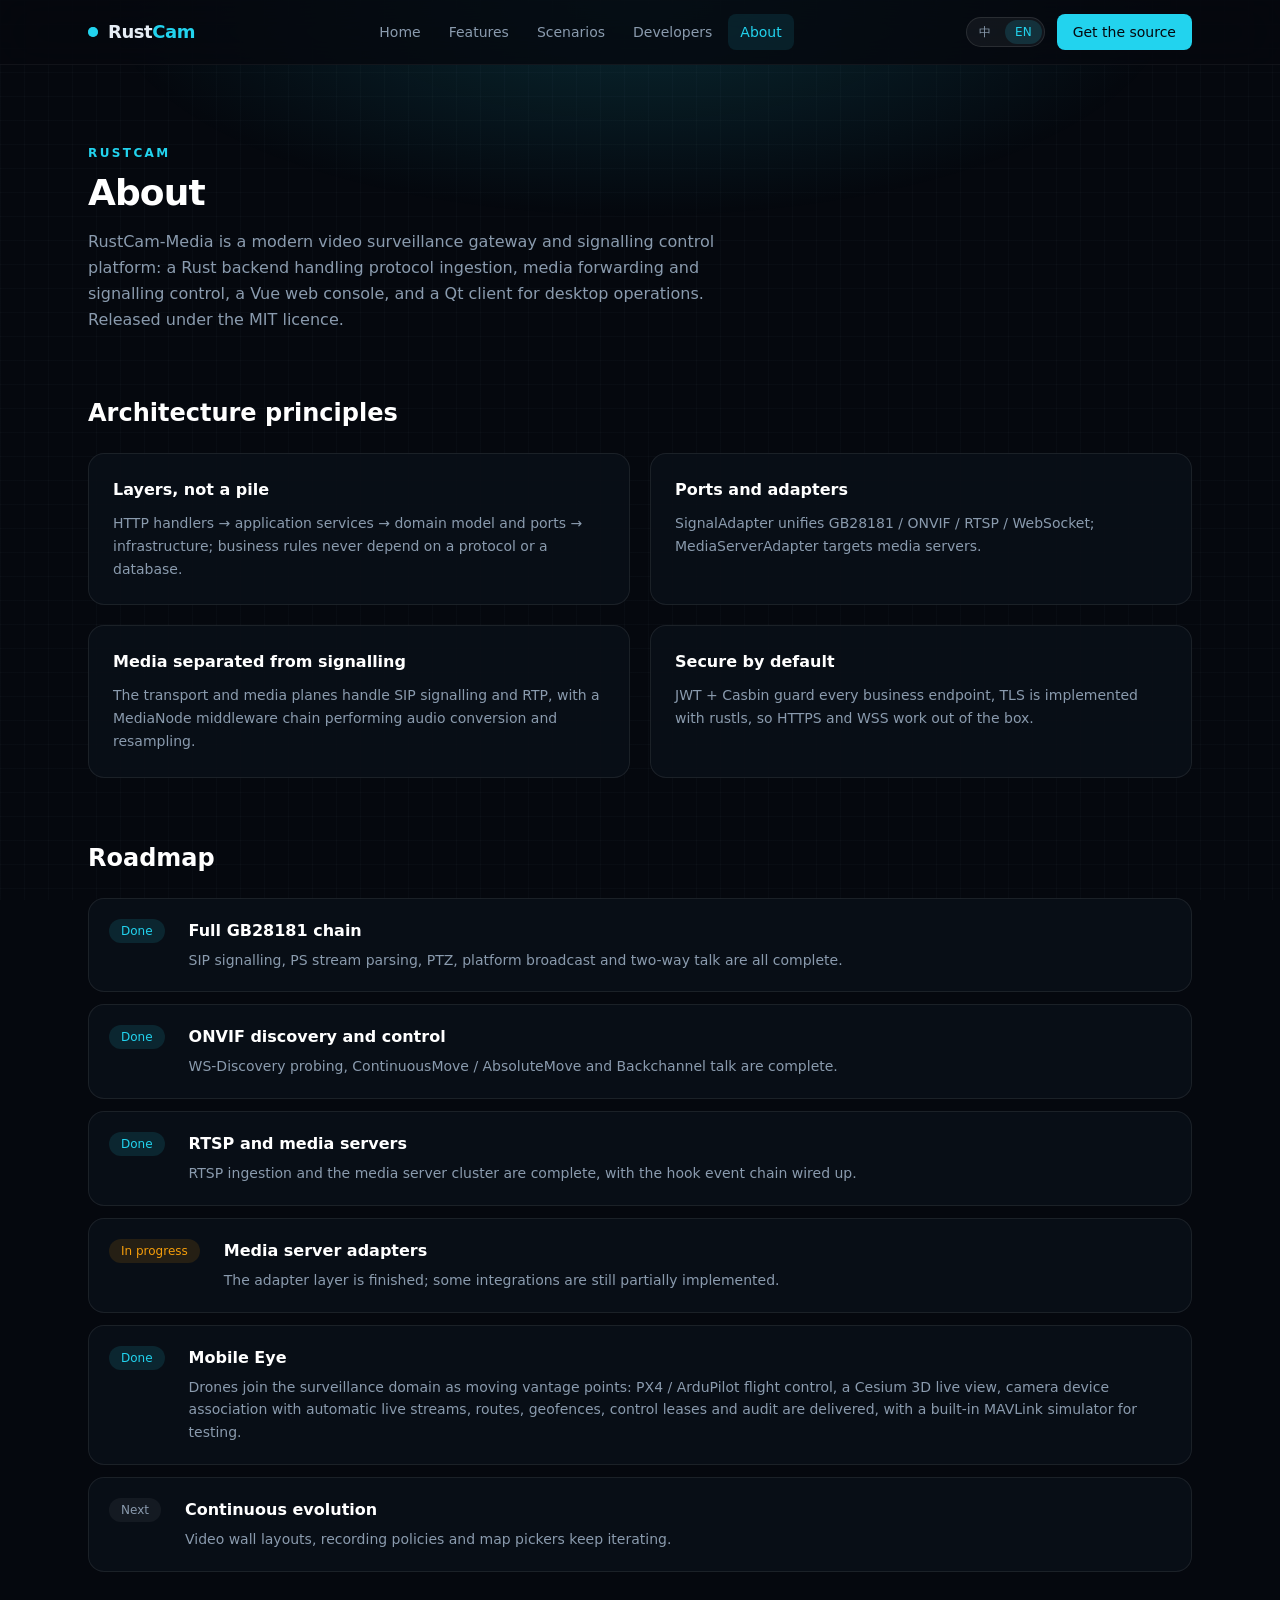
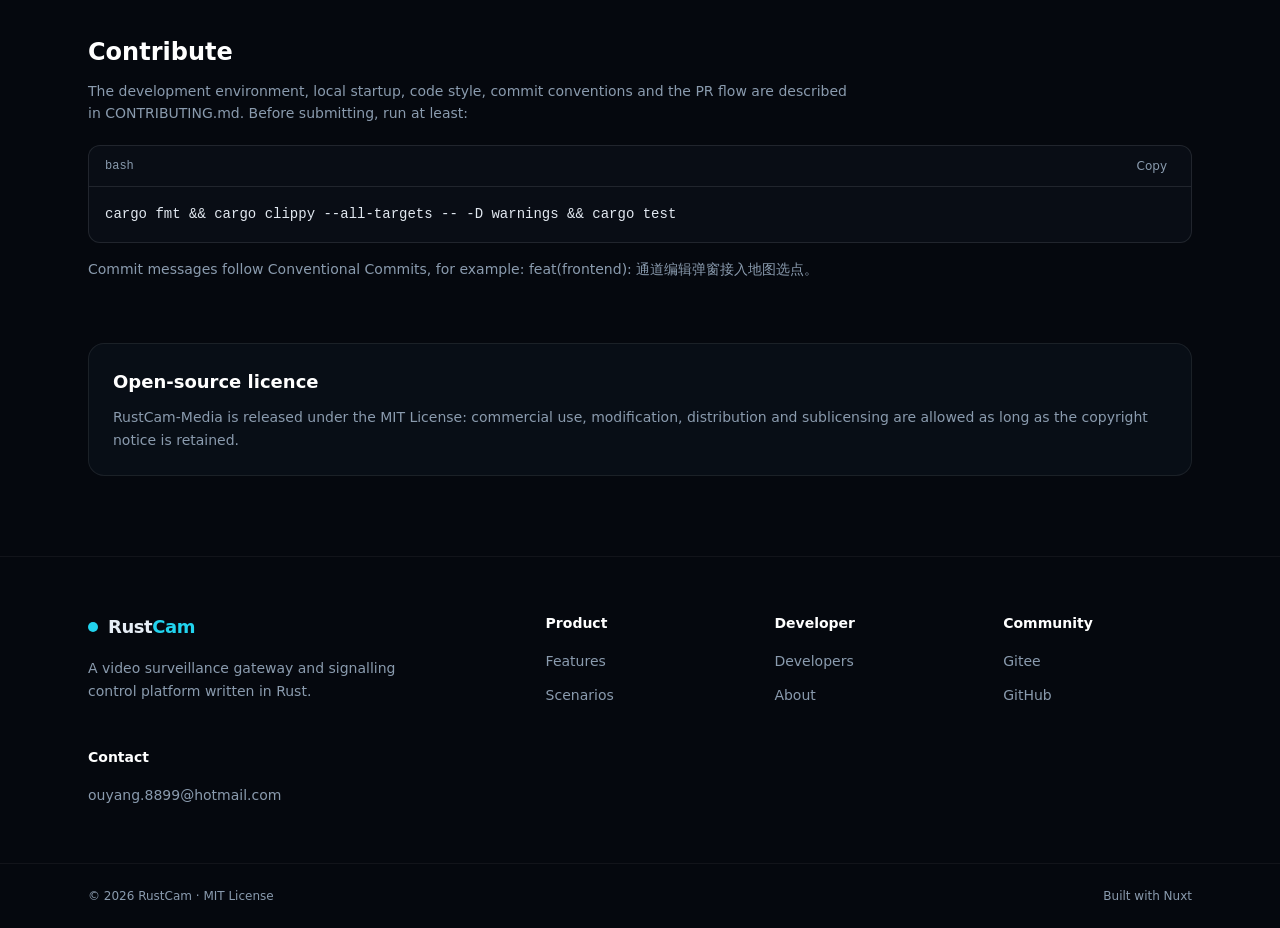
<file: en/about/index.html>
<!DOCTYPE html><html  lang="zh-CN"><head><meta charset="utf-8"><meta name="viewport" content="width=device-width, initial-scale=1"><title>About · RustCam</title><script type="importmap">{"imports":{"#entry":"/_nuxt/CUz45-2j.js"}}</script><link rel="stylesheet" href="/_nuxt/entry.j0DMsfi2.css" crossorigin><link rel="preload" as="fetch" crossorigin="anonymous" href="/en/about/_payload.json?_b=df4fccc4-9684-4685-96e1-188865fb1d0c"><link rel="modulepreload" as="script" crossorigin href="/_nuxt/CUz45-2j.js"><link rel="modulepreload" as="script" crossorigin href="/_nuxt/BEDXx6pQ.js"><link rel="modulepreload" as="script" crossorigin href="/_nuxt/C9z4Pgk2.js"><link rel="modulepreload" as="script" crossorigin href="/_nuxt/CGBMiuYq.js"><link rel="modulepreload" as="script" crossorigin href="/_nuxt/DX6k7qj_.js"><link rel="modulepreload" as="script" crossorigin href="/_nuxt/BQZeLUEs.js"><link rel="modulepreload" as="script" crossorigin href="/_nuxt/mubwmfPi.js"><link rel="modulepreload" as="script" crossorigin href="/_nuxt/CfNAuXsY.js"><link rel="modulepreload" as="script" crossorigin href="/_nuxt/D7xqP9HC.js"><script type="module" src="/_nuxt/CUz45-2j.js" crossorigin></script><link rel="prefetch" as="style" crossorigin href="/_nuxt/error-404.DpKY_dMl.css"><link rel="prefetch" as="script" crossorigin href="/_nuxt/BPau62NI.js"><link rel="prefetch" as="style" crossorigin href="/_nuxt/error-500.CmR4p1fc.css"><link rel="prefetch" as="script" crossorigin href="/_nuxt/9loH3uzp.js"><meta name="theme-color" content="#05080E"><link rel="icon" type="image/svg+xml" href="/favicon.svg"><meta name="robots" content="index, follow, max-image-preview:large, max-snippet:-1, max-video-preview:-1"><meta name="description" content="RustCam project positioning, architecture principles, roadmap, contribution guide and open-source licence."><meta property="og:title" content="About · RustCam"><meta property="og:description" content="RustCam project positioning, architecture principles, roadmap, contribution guide and open-source licence."></head><body><div id="__nuxt"><div><div class="bg-grid pointer-events-none fixed inset-0 -z-10 opacity-60" aria-hidden="true"></div><div class="pointer-events-none fixed inset-x-0 top-0 -z-10 h-[520px] bg-[radial-gradient(60%_60%_at_50%_0%,rgba(34,211,238,0.16),transparent_70%)]" aria-hidden="true"></div><div class="flex min-h-screen flex-col"><header class="sticky top-0 z-50 border-b border-white/5 bg-ink-950/80 backdrop-blur-xl"><a href="#main" class="sr-only focus:not-sr-only focus:absolute focus:left-4 focus:top-3 focus:z-50 focus:rounded focus:bg-accent focus:px-3 focus:py-2 focus:text-sm focus:text-ink-950">Skip to main content</a><div class="mx-auto flex h-16 max-w-6xl items-center justify-between gap-4 px-6"><a href="/en" class="flex items-center gap-2.5"><span class="relative flex h-2.5 w-2.5"><span class="absolute inline-flex h-full w-full animate-ping rounded-full bg-accent opacity-60"></span><span class="relative inline-flex h-2.5 w-2.5 rounded-full bg-accent"></span></span><span class="text-lg font-semibold tracking-tight">Rust<span class="text-accent">Cam</span></span></a><nav class="hidden items-center gap-1 md:flex" aria-label="主导航"><!--[--><a href="/en" class="rounded-lg px-3 py-2 text-sm text-muted transition-colors hover:bg-white/5 hover:text-white">Home</a><a href="/en/features" class="rounded-lg px-3 py-2 text-sm text-muted transition-colors hover:bg-white/5 hover:text-white">Features</a><a href="/en/scenarios" class="rounded-lg px-3 py-2 text-sm text-muted transition-colors hover:bg-white/5 hover:text-white">Scenarios</a><a href="/en/docs" class="rounded-lg px-3 py-2 text-sm text-muted transition-colors hover:bg-white/5 hover:text-white">Developers</a><a aria-current="page" href="/en/about" class="text-accent! bg-accent/10 router-link-exact-active rounded-lg px-3 py-2 text-sm text-muted transition-colors hover:bg-white/5 hover:text-white">About</a><!--]--></nav><div class="hidden items-center gap-3 md:flex"><div class="flex items-center gap-1 rounded-full border border-white/10 bg-white/5 p-0.5"><!--[--><a href="/about" class="rounded-full px-2.5 py-1 text-xs font-medium transition-colors text-muted hover:text-white" aria-label="Switch to 中文">中</a><a aria-current="true" href="/en/about" class="router-link-active router-link-exact-active rounded-full px-2.5 py-1 text-xs font-medium transition-colors bg-accent/15 text-accent" aria-label="Switch to English">EN</a><!--]--></div><a href="https://gitee.com/ouliuying/rustcam" target="_blank" rel="noopener noreferrer" class="rounded-lg bg-accent px-4 py-2 text-sm font-medium text-ink-950 transition-colors hover:bg-accent/85">Get the source</a></div><button type="button" class="inline-flex h-10 w-10 items-center justify-center rounded-lg border border-white/10 text-muted md:hidden" aria-expanded="false" aria-controls="mobile-nav" aria-label="Open menu"><span class="sr-only">Open menu</span><svg viewBox="0 0 24 24" class="h-5 w-5" fill="none" stroke="currentColor" stroke-width="1.8" stroke-linecap="round" aria-hidden="true"><path d="M4 7h16M4 12h16M4 17h16"></path></svg></button></div><div id="mobile-nav" class="border-t border-white/5 bg-ink-950/95 px-6 py-4 md:hidden" style="display:none;"><nav class="flex flex-col gap-1" aria-label="移动端导航"><!--[--><a href="/en" class="rounded-lg px-3 py-2.5 text-sm text-muted transition-colors hover:bg-white/5 hover:text-white">Home</a><a href="/en/features" class="rounded-lg px-3 py-2.5 text-sm text-muted transition-colors hover:bg-white/5 hover:text-white">Features</a><a href="/en/scenarios" class="rounded-lg px-3 py-2.5 text-sm text-muted transition-colors hover:bg-white/5 hover:text-white">Scenarios</a><a href="/en/docs" class="rounded-lg px-3 py-2.5 text-sm text-muted transition-colors hover:bg-white/5 hover:text-white">Developers</a><a aria-current="page" href="/en/about" class="text-accent! bg-accent/10 router-link-exact-active rounded-lg px-3 py-2.5 text-sm text-muted transition-colors hover:bg-white/5 hover:text-white">About</a><!--]--></nav><div class="mt-4 flex items-center justify-between gap-3"><div class="flex items-center gap-1 rounded-full border border-white/10 bg-white/5 p-0.5"><!--[--><a href="/about" class="rounded-full px-2.5 py-1 text-xs font-medium transition-colors text-muted hover:text-white" aria-label="Switch to 中文">中</a><a aria-current="true" href="/en/about" class="router-link-active router-link-exact-active rounded-full px-2.5 py-1 text-xs font-medium transition-colors bg-accent/15 text-accent" aria-label="Switch to English">EN</a><!--]--></div><a href="https://gitee.com/ouliuying/rustcam" target="_blank" rel="noopener noreferrer" class="rounded-lg bg-accent px-4 py-2 text-sm font-medium text-ink-950">Get the source</a></div></div></header><main id="main" class="flex-1"><!--[--><div class="mx-auto max-w-6xl px-6 py-20"><div class="max-w-2xl"><p class="text-accent text-xs font-semibold tracking-[0.2em] uppercase">RustCam</p><h2 class="mt-3 text-3xl font-semibold tracking-tight text-white sm:text-4xl">About</h2><p class="text-muted mt-4 text-base leading-relaxed">RustCam-Media is a modern video surveillance gateway and signalling control platform: a Rust backend handling protocol ingestion, media forwarding and signalling control, a Vue web console, and a Qt client for desktop operations. Released under the MIT licence.</p></div><section class="mt-16"><h2 class="text-2xl font-semibold text-white">Architecture principles</h2><div class="mt-6 grid gap-5 md:grid-cols-2"><!--[--><div class="transition-[opacity,transform] duration-700 ease-out translate-y-4 opacity-0" style="transition-delay:0ms;"><!--[--><div class="panel h-full p-6"><h3 class="font-semibold text-white">Layers, not a pile</h3><p class="text-muted mt-2.5 text-sm leading-relaxed">HTTP handlers → application services → domain model and ports → infrastructure; business rules never depend on a protocol or a database.</p></div><!--]--></div><div class="transition-[opacity,transform] duration-700 ease-out translate-y-4 opacity-0" style="transition-delay:70ms;"><!--[--><div class="panel h-full p-6"><h3 class="font-semibold text-white">Ports and adapters</h3><p class="text-muted mt-2.5 text-sm leading-relaxed">SignalAdapter unifies GB28181 / ONVIF / RTSP / WebSocket; MediaServerAdapter targets media servers.</p></div><!--]--></div><div class="transition-[opacity,transform] duration-700 ease-out translate-y-4 opacity-0" style="transition-delay:0ms;"><!--[--><div class="panel h-full p-6"><h3 class="font-semibold text-white">Media separated from signalling</h3><p class="text-muted mt-2.5 text-sm leading-relaxed">The transport and media planes handle SIP signalling and RTP, with a MediaNode middleware chain performing audio conversion and resampling.</p></div><!--]--></div><div class="transition-[opacity,transform] duration-700 ease-out translate-y-4 opacity-0" style="transition-delay:70ms;"><!--[--><div class="panel h-full p-6"><h3 class="font-semibold text-white">Secure by default</h3><p class="text-muted mt-2.5 text-sm leading-relaxed">JWT + Casbin guard every business endpoint, TLS is implemented with rustls, so HTTPS and WSS work out of the box.</p></div><!--]--></div><!--]--></div></section><section class="mt-16"><h2 class="text-2xl font-semibold text-white">Roadmap</h2><div class="mt-6 space-y-3"><!--[--><div class="transition-[opacity,transform] duration-700 ease-out translate-y-4 opacity-0" style="transition-delay:0ms;"><!--[--><div class="panel flex flex-col gap-3 p-5 sm:flex-row sm:items-start sm:gap-6"><span class="shrink-0 rounded-full px-3 py-1 text-xs bg-accent/12 text-accent">Done</span><div><h3 class="font-semibold text-white">Full GB28181 chain</h3><p class="text-muted mt-1.5 text-sm leading-relaxed">SIP signalling, PS stream parsing, PTZ, platform broadcast and two-way talk are all complete.</p></div></div><!--]--></div><div class="transition-[opacity,transform] duration-700 ease-out translate-y-4 opacity-0" style="transition-delay:60ms;"><!--[--><div class="panel flex flex-col gap-3 p-5 sm:flex-row sm:items-start sm:gap-6"><span class="shrink-0 rounded-full px-3 py-1 text-xs bg-accent/12 text-accent">Done</span><div><h3 class="font-semibold text-white">ONVIF discovery and control</h3><p class="text-muted mt-1.5 text-sm leading-relaxed">WS-Discovery probing, ContinuousMove / AbsoluteMove and Backchannel talk are complete.</p></div></div><!--]--></div><div class="transition-[opacity,transform] duration-700 ease-out translate-y-4 opacity-0" style="transition-delay:120ms;"><!--[--><div class="panel flex flex-col gap-3 p-5 sm:flex-row sm:items-start sm:gap-6"><span class="shrink-0 rounded-full px-3 py-1 text-xs bg-accent/12 text-accent">Done</span><div><h3 class="font-semibold text-white">RTSP and media servers</h3><p class="text-muted mt-1.5 text-sm leading-relaxed">RTSP ingestion and the media server cluster are complete, with the hook event chain wired up.</p></div></div><!--]--></div><div class="transition-[opacity,transform] duration-700 ease-out translate-y-4 opacity-0" style="transition-delay:180ms;"><!--[--><div class="panel flex flex-col gap-3 p-5 sm:flex-row sm:items-start sm:gap-6"><span class="shrink-0 rounded-full px-3 py-1 text-xs bg-accent-amber/12 text-accent-amber">In progress</span><div><h3 class="font-semibold text-white">Media server adapters</h3><p class="text-muted mt-1.5 text-sm leading-relaxed">The adapter layer is finished; some integrations are still partially implemented.</p></div></div><!--]--></div><div class="transition-[opacity,transform] duration-700 ease-out translate-y-4 opacity-0" style="transition-delay:240ms;"><!--[--><div class="panel flex flex-col gap-3 p-5 sm:flex-row sm:items-start sm:gap-6"><span class="shrink-0 rounded-full px-3 py-1 text-xs bg-accent/12 text-accent">Done</span><div><h3 class="font-semibold text-white">Mobile Eye</h3><p class="text-muted mt-1.5 text-sm leading-relaxed">Drones join the surveillance domain as moving vantage points: PX4 / ArduPilot flight control, a Cesium 3D live view, camera device association with automatic live streams, routes, geofences, control leases and audit are delivered, with a built-in MAVLink simulator for testing.</p></div></div><!--]--></div><div class="transition-[opacity,transform] duration-700 ease-out translate-y-4 opacity-0" style="transition-delay:300ms;"><!--[--><div class="panel flex flex-col gap-3 p-5 sm:flex-row sm:items-start sm:gap-6"><span class="shrink-0 rounded-full px-3 py-1 text-xs bg-white/5 text-muted">Next</span><div><h3 class="font-semibold text-white">Continuous evolution</h3><p class="text-muted mt-1.5 text-sm leading-relaxed">Video wall layouts, recording policies and map pickers keep iterating.</p></div></div><!--]--></div><!--]--></div></section><section class="mt-16"><h2 class="text-2xl font-semibold text-white">Contribute</h2><p class="text-muted mt-3 max-w-3xl text-sm leading-relaxed">The development environment, local startup, code style, commit conventions and the PR flow are described in CONTRIBUTING.md. Before submitting, run at least:</p><div class="mt-5"><div class="overflow-hidden rounded-xl border border-white/10 bg-ink-900/80"><div class="flex items-center justify-between border-b border-white/10 px-4 py-2"><span class="font-mono text-xs text-muted">bash</span><button type="button" class="rounded-md px-2 py-1 text-xs text-muted transition-colors hover:bg-white/5 hover:text-white">Copy</button></div><pre class="overflow-x-auto p-4 font-mono text-sm leading-relaxed text-slate-200"><code>cargo fmt &amp;&amp; cargo clippy --all-targets -- -D warnings &amp;&amp; cargo test</code></pre></div></div><p class="text-muted mt-4 text-sm">Commit messages follow Conventional Commits, for example: feat(frontend): 通道编辑弹窗接入地图选点。</p></section><section class="mt-16"><div class="panel p-6"><h2 class="text-lg font-semibold text-white">Open-source licence</h2><p class="text-muted mt-2.5 text-sm leading-relaxed">RustCam-Media is released under the MIT License: commercial use, modification, distribution and sublicensing are allowed as long as the copyright notice is retained.</p></div></section></div><!--]--></main><footer class="border-t border-white/5 bg-ink-950"><div class="mx-auto grid max-w-6xl gap-10 px-6 py-14 sm:grid-cols-2 lg:grid-cols-5"><div class="sm:col-span-2"><div class="flex items-center gap-2.5"><span class="h-2.5 w-2.5 rounded-full bg-accent"></span><span class="text-lg font-semibold tracking-tight">Rust<span class="text-accent">Cam</span></span></div><p class="text-muted mt-4 max-w-xs text-sm leading-relaxed">A video surveillance gateway and signalling control platform written in Rust.</p></div><!--[--><div><h3 class="text-sm font-semibold text-white">Product</h3><ul class="mt-4 space-y-2.5"><!--[--><li><a href="/en/features" class="text-muted text-sm transition-colors hover:text-accent">Features</a></li><li><a href="/en/scenarios" class="text-muted text-sm transition-colors hover:text-accent">Scenarios</a></li><!--]--></ul></div><div><h3 class="text-sm font-semibold text-white">Developer</h3><ul class="mt-4 space-y-2.5"><!--[--><li><a href="/en/docs" class="text-muted text-sm transition-colors hover:text-accent">Developers</a></li><li><a aria-current="page" href="/en/about" class="router-link-active router-link-exact-active text-muted text-sm transition-colors hover:text-accent">About</a></li><!--]--></ul></div><div><h3 class="text-sm font-semibold text-white">Community</h3><ul class="mt-4 space-y-2.5"><!--[--><li><a href="https://gitee.com/ouliuying/rustcam" target="_blank" rel="noopener noreferrer" class="text-muted text-sm transition-colors hover:text-accent">Gitee</a></li><li><a href="https://github.com/ouyang8899/rustcam" target="_blank" rel="noopener noreferrer" class="text-muted text-sm transition-colors hover:text-accent">GitHub</a></li><!--]--></ul></div><div><h3 class="text-sm font-semibold text-white">Contact</h3><ul class="mt-4 space-y-2.5"><!--[--><li><a href="mailto:ouyang.8899@hotmail.com" target="_blank" rel="noopener noreferrer" class="text-muted text-sm transition-colors hover:text-accent">ouyang.8899@hotmail.com</a></li><!--]--></ul></div><!--]--></div><div class="border-t border-white/5"><div class="text-muted mx-auto flex max-w-6xl flex-col gap-2 px-6 py-6 text-xs sm:flex-row sm:items-center sm:justify-between"><p>© 2026 RustCam · MIT License</p><p>Built with Nuxt</p></div></div></footer></div></div></div><div id="teleports"></div><script>window.__NUXT__={};window.__NUXT__.config={public:{i18n:{baseUrl:"",defaultLocale:"zh",rootRedirect:"",redirectStatusCode:302,skipSettingLocaleOnNavigate:false,locales:[{code:"zh",language:"zh-CN",name:"中文",domains:[],defaultForDomains:[]},{code:"en",language:"en-US",name:"English",domains:[],defaultForDomains:[]}],detectBrowserLanguage:false,experimental:{localeDetector:"",typedPages:true,typedOptionsAndMessages:false,alternateLinkCanonicalQueries:true,devCache:false,cacheLifetime:"",stripMessagesPayload:false,preload:false,strictSeo:false,nitroContextDetection:true,httpCacheDuration:10,compactRoutes:false,prerenderMessages:false,optimizeMessageBundling:true},domainLocales:{zh:{domain:""},en:{domain:""}}},"nuxt-robots":{version:"7.0.2",debug:false,credits:true,groups:[{userAgent:["*"],allow:["/","/en"],comment:[],disallow:[],contentUsage:[],contentSignal:[],_indexable:true,_rules:[{pattern:"/",allow:true},{pattern:"/en",allow:true}],_normalized:true}],sitemap:["/sitemap_index.xml"],header:true,robotsEnabledValue:"index, follow, max-image-preview:large, max-snippet:-1, max-video-preview:-1",robotsDisabledValue:"noindex, nofollow",cacheControl:"max-age=14400, must-revalidate",botDetection:true}},app:{baseURL:"/",buildId:"df4fccc4-9684-4685-96e1-188865fb1d0c",buildAssetsDir:"/_nuxt/",cdnURL:""}}</script><script type="application/json" data-nuxt-data="nuxt-app" data-ssr="true" id="__NUXT_DATA__" data-src="/en/about/_payload.json?_b=df4fccc4-9684-4685-96e1-188865fb1d0c">[{"state":1,"once":20,"_errors":21,"serverRendered":6,"path":23,"prerenderedAt":24},["Reactive",2],{"$si18n:cached-locale-configs":3,"$si18n:resolved-locale":9,"$ssite-config":10},{"zh":4,"en":7},{"fallbacks":5,"cacheable":6},[],true,{"fallbacks":8,"cacheable":6},[],"en",{"_priority":11,"currentLocale":15,"defaultLocale":16,"env":17,"indexable":6,"name":18,"url":19},{"env":12,"url":13,"name":13,"defaultLocale":14,"currentLocale":14},-15,-3,-2,"en-US","zh-CN","production","RustCam","https:\u002F\u002Fwww.rustcam.com",["Set"],["ShallowReactive",22],{},"\u002Fen\u002Fabout",1793958312475]</script></body></html>
</file>
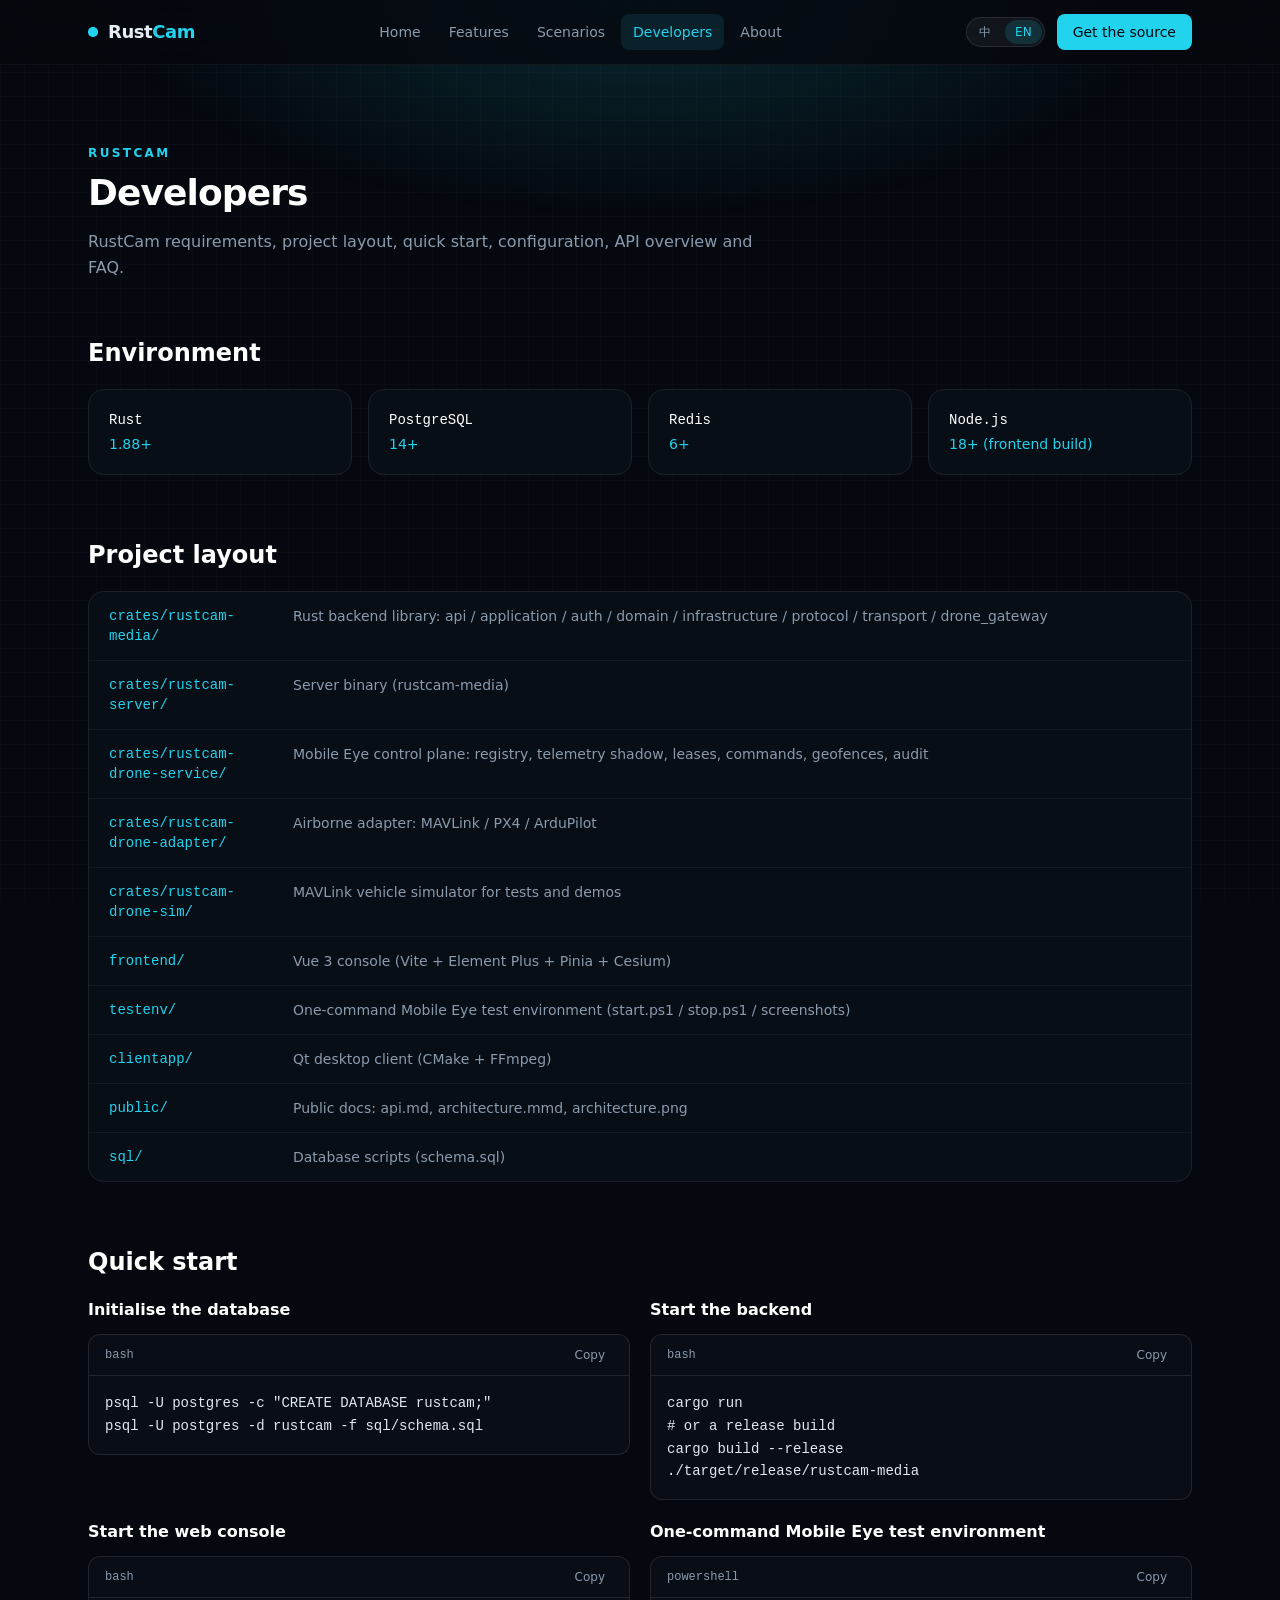
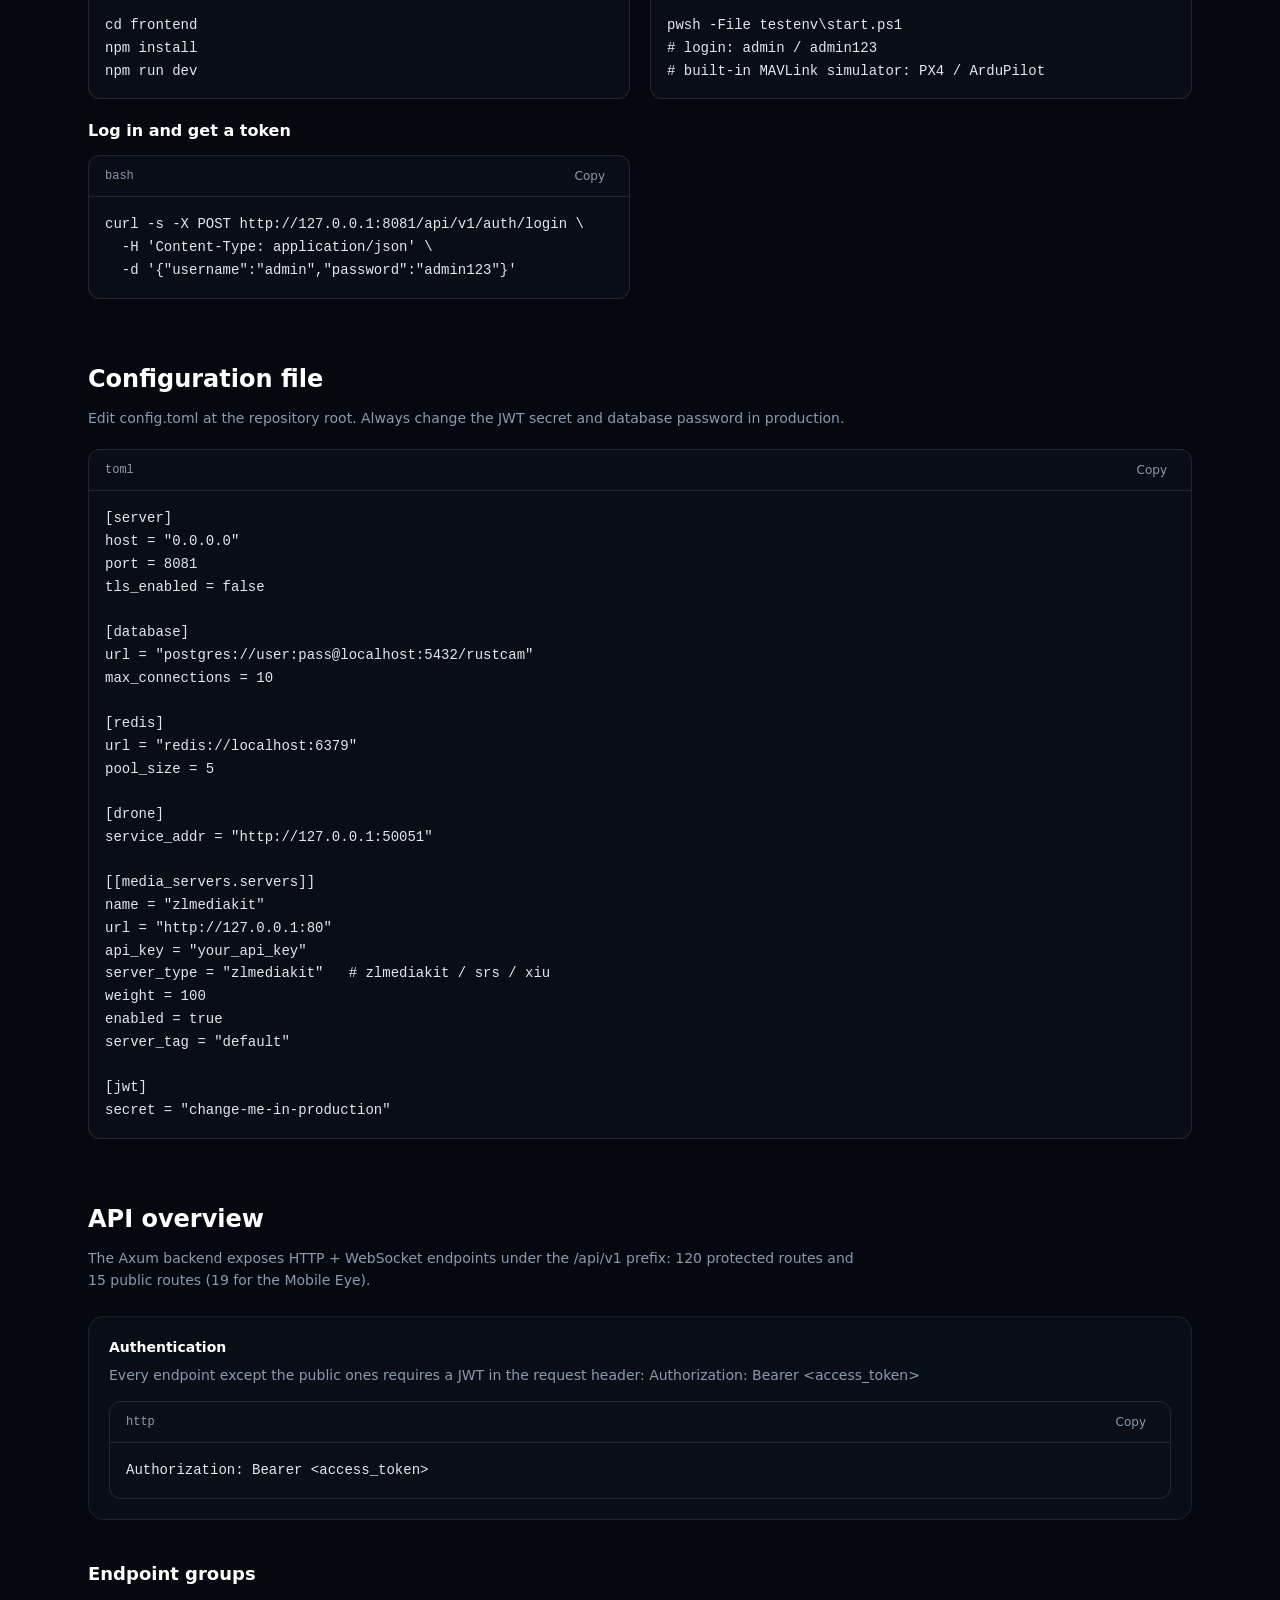
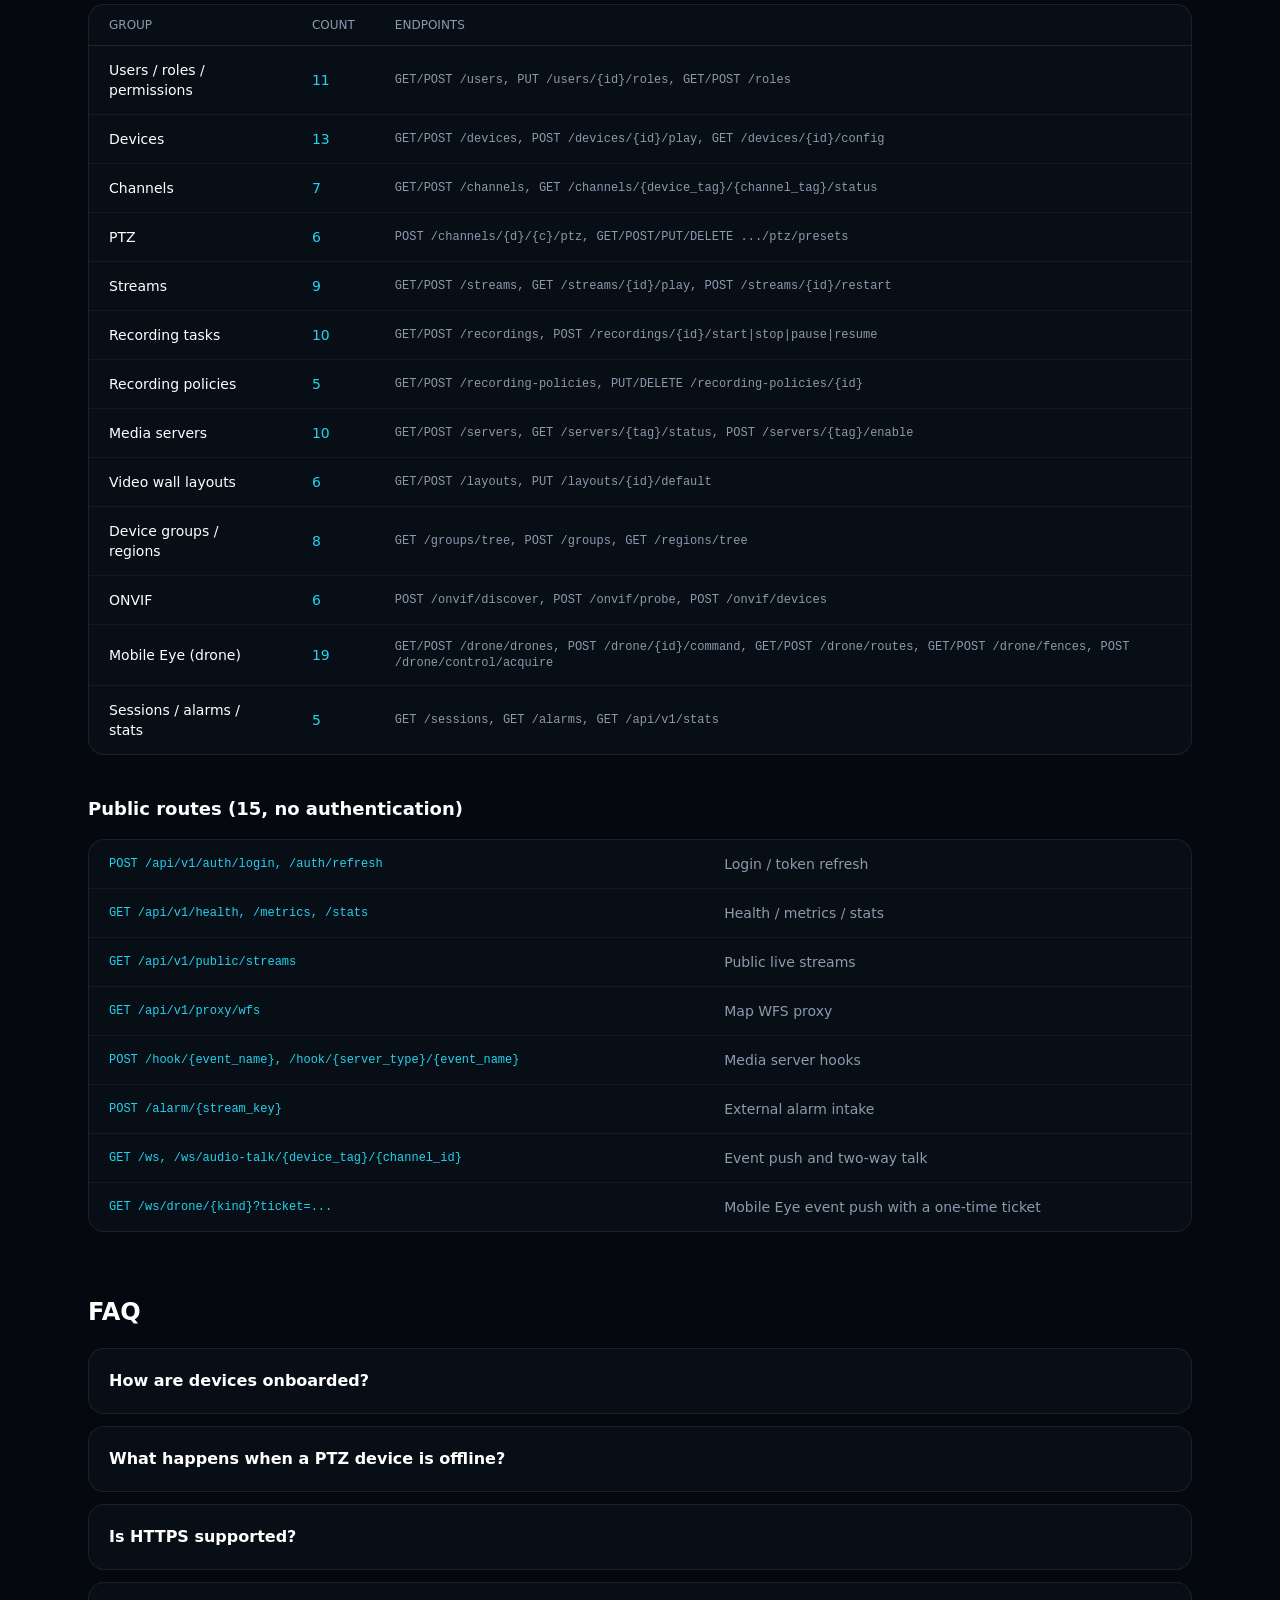
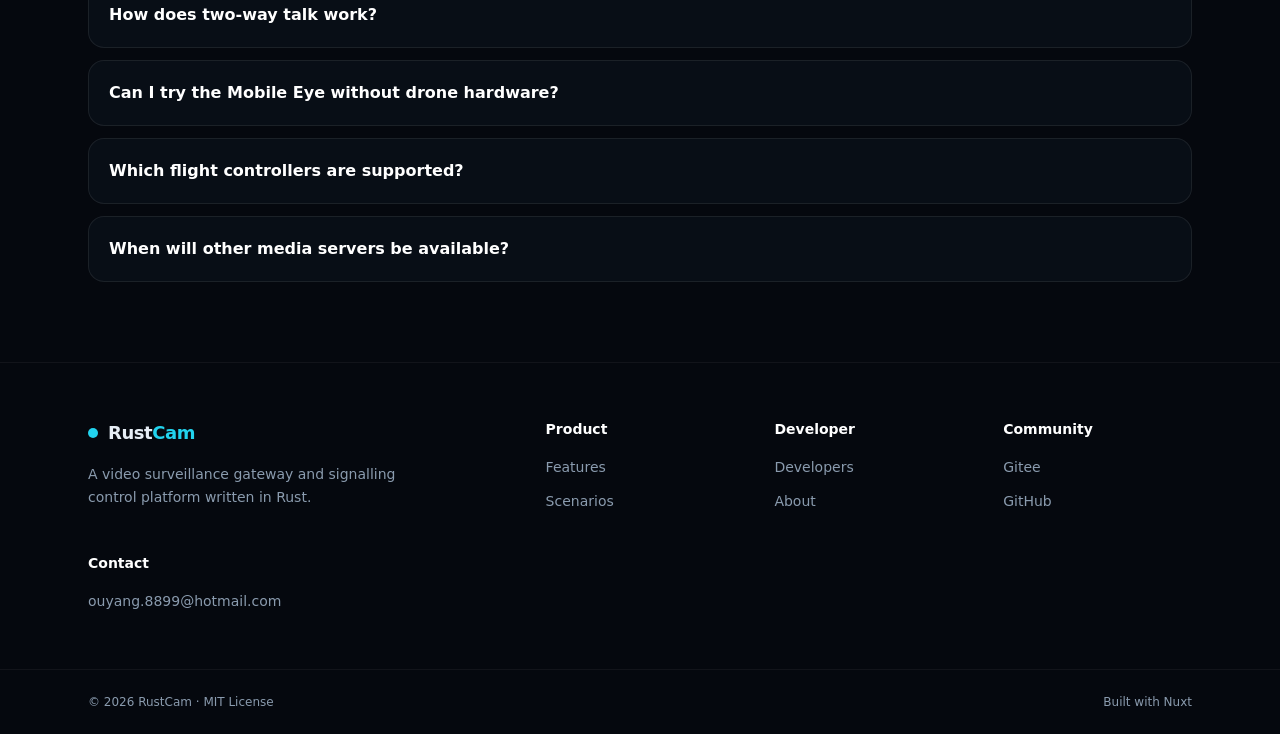
<file: en/docs/index.html>
<!DOCTYPE html><html  lang="zh-CN"><head><meta charset="utf-8"><meta name="viewport" content="width=device-width, initial-scale=1"><title>Developer docs · RustCam</title><script type="importmap">{"imports":{"#entry":"/_nuxt/CUz45-2j.js"}}</script><link rel="stylesheet" href="/_nuxt/entry.j0DMsfi2.css" crossorigin><link rel="preload" as="fetch" crossorigin="anonymous" href="/en/docs/_payload.json?_b=df4fccc4-9684-4685-96e1-188865fb1d0c"><link rel="modulepreload" as="script" crossorigin href="/_nuxt/CUz45-2j.js"><link rel="modulepreload" as="script" crossorigin href="/_nuxt/BEDXx6pQ.js"><link rel="modulepreload" as="script" crossorigin href="/_nuxt/C9z4Pgk2.js"><link rel="modulepreload" as="script" crossorigin href="/_nuxt/CGBMiuYq.js"><link rel="modulepreload" as="script" crossorigin href="/_nuxt/DX6k7qj_.js"><link rel="modulepreload" as="script" crossorigin href="/_nuxt/C0mmvcfZ.js"><link rel="modulepreload" as="script" crossorigin href="/_nuxt/mubwmfPi.js"><link rel="modulepreload" as="script" crossorigin href="/_nuxt/D7xqP9HC.js"><script type="module" src="/_nuxt/CUz45-2j.js" crossorigin></script><link rel="prefetch" as="style" crossorigin href="/_nuxt/error-404.DpKY_dMl.css"><link rel="prefetch" as="script" crossorigin href="/_nuxt/BPau62NI.js"><link rel="prefetch" as="style" crossorigin href="/_nuxt/error-500.CmR4p1fc.css"><link rel="prefetch" as="script" crossorigin href="/_nuxt/9loH3uzp.js"><meta name="theme-color" content="#05080E"><link rel="icon" type="image/svg+xml" href="/favicon.svg"><meta name="robots" content="index, follow, max-image-preview:large, max-snippet:-1, max-video-preview:-1"><meta name="description" content="RustCam requirements, project layout, quick start, configuration, API overview and FAQ."><meta property="og:title" content="Developer docs · RustCam"><meta property="og:description" content="RustCam requirements, project layout, quick start, configuration, API overview and FAQ."></head><body><div id="__nuxt"><div><div class="bg-grid pointer-events-none fixed inset-0 -z-10 opacity-60" aria-hidden="true"></div><div class="pointer-events-none fixed inset-x-0 top-0 -z-10 h-[520px] bg-[radial-gradient(60%_60%_at_50%_0%,rgba(34,211,238,0.16),transparent_70%)]" aria-hidden="true"></div><div class="flex min-h-screen flex-col"><header class="sticky top-0 z-50 border-b border-white/5 bg-ink-950/80 backdrop-blur-xl"><a href="#main" class="sr-only focus:not-sr-only focus:absolute focus:left-4 focus:top-3 focus:z-50 focus:rounded focus:bg-accent focus:px-3 focus:py-2 focus:text-sm focus:text-ink-950">Skip to main content</a><div class="mx-auto flex h-16 max-w-6xl items-center justify-between gap-4 px-6"><a href="/en" class="flex items-center gap-2.5"><span class="relative flex h-2.5 w-2.5"><span class="absolute inline-flex h-full w-full animate-ping rounded-full bg-accent opacity-60"></span><span class="relative inline-flex h-2.5 w-2.5 rounded-full bg-accent"></span></span><span class="text-lg font-semibold tracking-tight">Rust<span class="text-accent">Cam</span></span></a><nav class="hidden items-center gap-1 md:flex" aria-label="主导航"><!--[--><a href="/en" class="rounded-lg px-3 py-2 text-sm text-muted transition-colors hover:bg-white/5 hover:text-white">Home</a><a href="/en/features" class="rounded-lg px-3 py-2 text-sm text-muted transition-colors hover:bg-white/5 hover:text-white">Features</a><a href="/en/scenarios" class="rounded-lg px-3 py-2 text-sm text-muted transition-colors hover:bg-white/5 hover:text-white">Scenarios</a><a aria-current="page" href="/en/docs" class="text-accent! bg-accent/10 router-link-exact-active rounded-lg px-3 py-2 text-sm text-muted transition-colors hover:bg-white/5 hover:text-white">Developers</a><a href="/en/about" class="rounded-lg px-3 py-2 text-sm text-muted transition-colors hover:bg-white/5 hover:text-white">About</a><!--]--></nav><div class="hidden items-center gap-3 md:flex"><div class="flex items-center gap-1 rounded-full border border-white/10 bg-white/5 p-0.5"><!--[--><a href="/docs" class="rounded-full px-2.5 py-1 text-xs font-medium transition-colors text-muted hover:text-white" aria-label="Switch to 中文">中</a><a aria-current="true" href="/en/docs" class="router-link-active router-link-exact-active rounded-full px-2.5 py-1 text-xs font-medium transition-colors bg-accent/15 text-accent" aria-label="Switch to English">EN</a><!--]--></div><a href="https://gitee.com/ouliuying/rustcam" target="_blank" rel="noopener noreferrer" class="rounded-lg bg-accent px-4 py-2 text-sm font-medium text-ink-950 transition-colors hover:bg-accent/85">Get the source</a></div><button type="button" class="inline-flex h-10 w-10 items-center justify-center rounded-lg border border-white/10 text-muted md:hidden" aria-expanded="false" aria-controls="mobile-nav" aria-label="Open menu"><span class="sr-only">Open menu</span><svg viewBox="0 0 24 24" class="h-5 w-5" fill="none" stroke="currentColor" stroke-width="1.8" stroke-linecap="round" aria-hidden="true"><path d="M4 7h16M4 12h16M4 17h16"></path></svg></button></div><div id="mobile-nav" class="border-t border-white/5 bg-ink-950/95 px-6 py-4 md:hidden" style="display:none;"><nav class="flex flex-col gap-1" aria-label="移动端导航"><!--[--><a href="/en" class="rounded-lg px-3 py-2.5 text-sm text-muted transition-colors hover:bg-white/5 hover:text-white">Home</a><a href="/en/features" class="rounded-lg px-3 py-2.5 text-sm text-muted transition-colors hover:bg-white/5 hover:text-white">Features</a><a href="/en/scenarios" class="rounded-lg px-3 py-2.5 text-sm text-muted transition-colors hover:bg-white/5 hover:text-white">Scenarios</a><a aria-current="page" href="/en/docs" class="text-accent! bg-accent/10 router-link-exact-active rounded-lg px-3 py-2.5 text-sm text-muted transition-colors hover:bg-white/5 hover:text-white">Developers</a><a href="/en/about" class="rounded-lg px-3 py-2.5 text-sm text-muted transition-colors hover:bg-white/5 hover:text-white">About</a><!--]--></nav><div class="mt-4 flex items-center justify-between gap-3"><div class="flex items-center gap-1 rounded-full border border-white/10 bg-white/5 p-0.5"><!--[--><a href="/docs" class="rounded-full px-2.5 py-1 text-xs font-medium transition-colors text-muted hover:text-white" aria-label="Switch to 中文">中</a><a aria-current="true" href="/en/docs" class="router-link-active router-link-exact-active rounded-full px-2.5 py-1 text-xs font-medium transition-colors bg-accent/15 text-accent" aria-label="Switch to English">EN</a><!--]--></div><a href="https://gitee.com/ouliuying/rustcam" target="_blank" rel="noopener noreferrer" class="rounded-lg bg-accent px-4 py-2 text-sm font-medium text-ink-950">Get the source</a></div></div></header><main id="main" class="flex-1"><!--[--><div class="mx-auto max-w-6xl px-6 py-20"><div class="max-w-2xl"><p class="text-accent text-xs font-semibold tracking-[0.2em] uppercase">RustCam</p><h2 class="mt-3 text-3xl font-semibold tracking-tight text-white sm:text-4xl">Developers</h2><p class="text-muted mt-4 text-base leading-relaxed">RustCam requirements, project layout, quick start, configuration, API overview and FAQ.</p></div><section class="mt-14"><h2 class="text-2xl font-semibold text-white">Environment</h2><div class="mt-5 grid gap-4 sm:grid-cols-2 lg:grid-cols-4"><!--[--><div class="panel p-5"><p class="font-mono text-sm text-white">Rust</p><p class="text-accent mt-1 text-sm">1.88+</p></div><div class="panel p-5"><p class="font-mono text-sm text-white">PostgreSQL</p><p class="text-accent mt-1 text-sm">14+</p></div><div class="panel p-5"><p class="font-mono text-sm text-white">Redis</p><p class="text-accent mt-1 text-sm">6+</p></div><div class="panel p-5"><p class="font-mono text-sm text-white">Node.js</p><p class="text-accent mt-1 text-sm">18+ (frontend build)</p></div><!--]--></div></section><section class="mt-16"><h2 class="text-2xl font-semibold text-white">Project layout</h2><div class="panel mt-5 overflow-hidden"><!--[--><div class="flex flex-col gap-1 border-b border-white/5 px-5 py-3.5 last:border-0 sm:flex-row sm:gap-6"><code class="font-mono text-sm text-accent sm:w-40 sm:shrink-0">crates/rustcam-media/</code><span class="text-muted text-sm">Rust backend library: api / application / auth / domain / infrastructure / protocol / transport / drone_gateway</span></div><div class="flex flex-col gap-1 border-b border-white/5 px-5 py-3.5 last:border-0 sm:flex-row sm:gap-6"><code class="font-mono text-sm text-accent sm:w-40 sm:shrink-0">crates/rustcam-server/</code><span class="text-muted text-sm">Server binary (rustcam-media)</span></div><div class="flex flex-col gap-1 border-b border-white/5 px-5 py-3.5 last:border-0 sm:flex-row sm:gap-6"><code class="font-mono text-sm text-accent sm:w-40 sm:shrink-0">crates/rustcam-drone-service/</code><span class="text-muted text-sm">Mobile Eye control plane: registry, telemetry shadow, leases, commands, geofences, audit</span></div><div class="flex flex-col gap-1 border-b border-white/5 px-5 py-3.5 last:border-0 sm:flex-row sm:gap-6"><code class="font-mono text-sm text-accent sm:w-40 sm:shrink-0">crates/rustcam-drone-adapter/</code><span class="text-muted text-sm">Airborne adapter: MAVLink / PX4 / ArduPilot</span></div><div class="flex flex-col gap-1 border-b border-white/5 px-5 py-3.5 last:border-0 sm:flex-row sm:gap-6"><code class="font-mono text-sm text-accent sm:w-40 sm:shrink-0">crates/rustcam-drone-sim/</code><span class="text-muted text-sm">MAVLink vehicle simulator for tests and demos</span></div><div class="flex flex-col gap-1 border-b border-white/5 px-5 py-3.5 last:border-0 sm:flex-row sm:gap-6"><code class="font-mono text-sm text-accent sm:w-40 sm:shrink-0">frontend/</code><span class="text-muted text-sm">Vue 3 console (Vite + Element Plus + Pinia + Cesium)</span></div><div class="flex flex-col gap-1 border-b border-white/5 px-5 py-3.5 last:border-0 sm:flex-row sm:gap-6"><code class="font-mono text-sm text-accent sm:w-40 sm:shrink-0">testenv/</code><span class="text-muted text-sm">One-command Mobile Eye test environment (start.ps1 / stop.ps1 / screenshots)</span></div><div class="flex flex-col gap-1 border-b border-white/5 px-5 py-3.5 last:border-0 sm:flex-row sm:gap-6"><code class="font-mono text-sm text-accent sm:w-40 sm:shrink-0">clientapp/</code><span class="text-muted text-sm">Qt desktop client (CMake + FFmpeg)</span></div><div class="flex flex-col gap-1 border-b border-white/5 px-5 py-3.5 last:border-0 sm:flex-row sm:gap-6"><code class="font-mono text-sm text-accent sm:w-40 sm:shrink-0">public/</code><span class="text-muted text-sm">Public docs: api.md, architecture.mmd, architecture.png</span></div><div class="flex flex-col gap-1 border-b border-white/5 px-5 py-3.5 last:border-0 sm:flex-row sm:gap-6"><code class="font-mono text-sm text-accent sm:w-40 sm:shrink-0">sql/</code><span class="text-muted text-sm">Database scripts (schema.sql)</span></div><!--]--></div></section><section class="mt-16"><h2 class="text-2xl font-semibold text-white">Quick start</h2><div class="mt-5 grid gap-5 md:grid-cols-2"><!--[--><div><h3 class="mb-3 font-semibold text-white">Initialise the database</h3><div class="overflow-hidden rounded-xl border border-white/10 bg-ink-900/80"><div class="flex items-center justify-between border-b border-white/10 px-4 py-2"><span class="font-mono text-xs text-muted">bash</span><button type="button" class="rounded-md px-2 py-1 text-xs text-muted transition-colors hover:bg-white/5 hover:text-white">Copy</button></div><pre class="overflow-x-auto p-4 font-mono text-sm leading-relaxed text-slate-200"><code>psql -U postgres -c &quot;CREATE DATABASE rustcam;&quot;
psql -U postgres -d rustcam -f sql/schema.sql</code></pre></div></div><div><h3 class="mb-3 font-semibold text-white">Start the backend</h3><div class="overflow-hidden rounded-xl border border-white/10 bg-ink-900/80"><div class="flex items-center justify-between border-b border-white/10 px-4 py-2"><span class="font-mono text-xs text-muted">bash</span><button type="button" class="rounded-md px-2 py-1 text-xs text-muted transition-colors hover:bg-white/5 hover:text-white">Copy</button></div><pre class="overflow-x-auto p-4 font-mono text-sm leading-relaxed text-slate-200"><code>cargo run
# or a release build
cargo build --release
./target/release/rustcam-media</code></pre></div></div><div><h3 class="mb-3 font-semibold text-white">Start the web console</h3><div class="overflow-hidden rounded-xl border border-white/10 bg-ink-900/80"><div class="flex items-center justify-between border-b border-white/10 px-4 py-2"><span class="font-mono text-xs text-muted">bash</span><button type="button" class="rounded-md px-2 py-1 text-xs text-muted transition-colors hover:bg-white/5 hover:text-white">Copy</button></div><pre class="overflow-x-auto p-4 font-mono text-sm leading-relaxed text-slate-200"><code>cd frontend
npm install
npm run dev</code></pre></div></div><div><h3 class="mb-3 font-semibold text-white">One-command Mobile Eye test environment</h3><div class="overflow-hidden rounded-xl border border-white/10 bg-ink-900/80"><div class="flex items-center justify-between border-b border-white/10 px-4 py-2"><span class="font-mono text-xs text-muted">powershell</span><button type="button" class="rounded-md px-2 py-1 text-xs text-muted transition-colors hover:bg-white/5 hover:text-white">Copy</button></div><pre class="overflow-x-auto p-4 font-mono text-sm leading-relaxed text-slate-200"><code>pwsh -File testenv\start.ps1
# login: admin / admin123
# built-in MAVLink simulator: PX4 / ArduPilot</code></pre></div></div><div><h3 class="mb-3 font-semibold text-white">Log in and get a token</h3><div class="overflow-hidden rounded-xl border border-white/10 bg-ink-900/80"><div class="flex items-center justify-between border-b border-white/10 px-4 py-2"><span class="font-mono text-xs text-muted">bash</span><button type="button" class="rounded-md px-2 py-1 text-xs text-muted transition-colors hover:bg-white/5 hover:text-white">Copy</button></div><pre class="overflow-x-auto p-4 font-mono text-sm leading-relaxed text-slate-200"><code>curl -s -X POST http://127.0.0.1:8081/api/v1/auth/login \
  -H &#39;Content-Type: application/json&#39; \
  -d &#39;{&quot;username&quot;:&quot;admin&quot;,&quot;password&quot;:&quot;admin123&quot;}&#39;</code></pre></div></div><!--]--></div></section><section class="mt-16"><h2 class="text-2xl font-semibold text-white">Configuration file</h2><p class="text-muted mt-3 max-w-3xl text-sm leading-relaxed">Edit config.toml at the repository root. Always change the JWT secret and database password in production.</p><div class="mt-5"><div class="overflow-hidden rounded-xl border border-white/10 bg-ink-900/80"><div class="flex items-center justify-between border-b border-white/10 px-4 py-2"><span class="font-mono text-xs text-muted">toml</span><button type="button" class="rounded-md px-2 py-1 text-xs text-muted transition-colors hover:bg-white/5 hover:text-white">Copy</button></div><pre class="overflow-x-auto p-4 font-mono text-sm leading-relaxed text-slate-200"><code>[server]
host = &quot;0.0.0.0&quot;
port = 8081
tls_enabled = false

[database]
url = &quot;postgres://user:pass@localhost:5432/rustcam&quot;
max_connections = 10

[redis]
url = &quot;redis://localhost:6379&quot;
pool_size = 5

[drone]
service_addr = &quot;http://127.0.0.1:50051&quot;

[[media_servers.servers]]
name = &quot;zlmediakit&quot;
url = &quot;http://127.0.0.1:80&quot;
api_key = &quot;your_api_key&quot;
server_type = &quot;zlmediakit&quot;   # zlmediakit / srs / xiu
weight = 100
enabled = true
server_tag = &quot;default&quot;

[jwt]
secret = &quot;change-me-in-production&quot;</code></pre></div></div></section><section class="mt-16"><h2 class="text-2xl font-semibold text-white">API overview</h2><p class="text-muted mt-3 max-w-3xl text-sm leading-relaxed">The Axum backend exposes HTTP + WebSocket endpoints under the /api/v1 prefix: 120 protected routes and 15 public routes (19 for the Mobile Eye).</p><div class="panel mt-6 p-5"><h3 class="text-sm font-semibold text-white">Authentication</h3><p class="text-muted mt-2 text-sm">Every endpoint except the public ones requires a JWT in the request header: Authorization: Bearer &lt;access_token&gt;</p><div class="mt-4"><div class="overflow-hidden rounded-xl border border-white/10 bg-ink-900/80"><div class="flex items-center justify-between border-b border-white/10 px-4 py-2"><span class="font-mono text-xs text-muted">http</span><button type="button" class="rounded-md px-2 py-1 text-xs text-muted transition-colors hover:bg-white/5 hover:text-white">Copy</button></div><pre class="overflow-x-auto p-4 font-mono text-sm leading-relaxed text-slate-200"><code>Authorization: Bearer &lt;access_token&gt;</code></pre></div></div></div><h3 class="mt-10 text-lg font-semibold text-white">Endpoint groups</h3><div class="panel mt-4 overflow-x-auto"><table class="w-full min-w-[720px] text-left text-sm"><thead class="text-muted border-b border-white/10 text-xs uppercase"><tr><th class="px-5 py-3 font-medium">Group</th><th class="px-5 py-3 font-medium">Count</th><th class="px-5 py-3 font-medium">Endpoints</th></tr></thead><tbody><!--[--><tr class="border-b border-white/5 last:border-0"><td class="px-5 py-3.5 text-white">Users / roles / permissions</td><td class="text-accent px-5 py-3.5 tabular-nums">11</td><td class="text-muted px-5 py-3.5 font-mono text-xs">GET/POST /users, PUT /users/{id}/roles, GET/POST /roles</td></tr><tr class="border-b border-white/5 last:border-0"><td class="px-5 py-3.5 text-white">Devices</td><td class="text-accent px-5 py-3.5 tabular-nums">13</td><td class="text-muted px-5 py-3.5 font-mono text-xs">GET/POST /devices, POST /devices/{id}/play, GET /devices/{id}/config</td></tr><tr class="border-b border-white/5 last:border-0"><td class="px-5 py-3.5 text-white">Channels</td><td class="text-accent px-5 py-3.5 tabular-nums">7</td><td class="text-muted px-5 py-3.5 font-mono text-xs">GET/POST /channels, GET /channels/{device_tag}/{channel_tag}/status</td></tr><tr class="border-b border-white/5 last:border-0"><td class="px-5 py-3.5 text-white">PTZ</td><td class="text-accent px-5 py-3.5 tabular-nums">6</td><td class="text-muted px-5 py-3.5 font-mono text-xs">POST /channels/{d}/{c}/ptz, GET/POST/PUT/DELETE .../ptz/presets</td></tr><tr class="border-b border-white/5 last:border-0"><td class="px-5 py-3.5 text-white">Streams</td><td class="text-accent px-5 py-3.5 tabular-nums">9</td><td class="text-muted px-5 py-3.5 font-mono text-xs">GET/POST /streams, GET /streams/{id}/play, POST /streams/{id}/restart</td></tr><tr class="border-b border-white/5 last:border-0"><td class="px-5 py-3.5 text-white">Recording tasks</td><td class="text-accent px-5 py-3.5 tabular-nums">10</td><td class="text-muted px-5 py-3.5 font-mono text-xs">GET/POST /recordings, POST /recordings/{id}/start|stop|pause|resume</td></tr><tr class="border-b border-white/5 last:border-0"><td class="px-5 py-3.5 text-white">Recording policies</td><td class="text-accent px-5 py-3.5 tabular-nums">5</td><td class="text-muted px-5 py-3.5 font-mono text-xs">GET/POST /recording-policies, PUT/DELETE /recording-policies/{id}</td></tr><tr class="border-b border-white/5 last:border-0"><td class="px-5 py-3.5 text-white">Media servers</td><td class="text-accent px-5 py-3.5 tabular-nums">10</td><td class="text-muted px-5 py-3.5 font-mono text-xs">GET/POST /servers, GET /servers/{tag}/status, POST /servers/{tag}/enable</td></tr><tr class="border-b border-white/5 last:border-0"><td class="px-5 py-3.5 text-white">Video wall layouts</td><td class="text-accent px-5 py-3.5 tabular-nums">6</td><td class="text-muted px-5 py-3.5 font-mono text-xs">GET/POST /layouts, PUT /layouts/{id}/default</td></tr><tr class="border-b border-white/5 last:border-0"><td class="px-5 py-3.5 text-white">Device groups / regions</td><td class="text-accent px-5 py-3.5 tabular-nums">8</td><td class="text-muted px-5 py-3.5 font-mono text-xs">GET /groups/tree, POST /groups, GET /regions/tree</td></tr><tr class="border-b border-white/5 last:border-0"><td class="px-5 py-3.5 text-white">ONVIF</td><td class="text-accent px-5 py-3.5 tabular-nums">6</td><td class="text-muted px-5 py-3.5 font-mono text-xs">POST /onvif/discover, POST /onvif/probe, POST /onvif/devices</td></tr><tr class="border-b border-white/5 last:border-0"><td class="px-5 py-3.5 text-white">Mobile Eye (drone)</td><td class="text-accent px-5 py-3.5 tabular-nums">19</td><td class="text-muted px-5 py-3.5 font-mono text-xs">GET/POST /drone/drones, POST /drone/{id}/command, GET/POST /drone/routes, GET/POST /drone/fences, POST /drone/control/acquire</td></tr><tr class="border-b border-white/5 last:border-0"><td class="px-5 py-3.5 text-white">Sessions / alarms / stats</td><td class="text-accent px-5 py-3.5 tabular-nums">5</td><td class="text-muted px-5 py-3.5 font-mono text-xs">GET /sessions, GET /alarms, GET /api/v1/stats</td></tr><!--]--></tbody></table></div><h3 class="mt-10 text-lg font-semibold text-white">Public routes (15, no authentication)</h3><div class="panel mt-4 overflow-x-auto"><table class="w-full min-w-[720px] text-left text-sm"><tbody><!--[--><tr class="border-b border-white/5 last:border-0"><td class="px-5 py-3.5 font-mono text-xs text-accent">POST /api/v1/auth/login, /auth/refresh</td><td class="text-muted px-5 py-3.5">Login / token refresh</td></tr><tr class="border-b border-white/5 last:border-0"><td class="px-5 py-3.5 font-mono text-xs text-accent">GET /api/v1/health, /metrics, /stats</td><td class="text-muted px-5 py-3.5">Health / metrics / stats</td></tr><tr class="border-b border-white/5 last:border-0"><td class="px-5 py-3.5 font-mono text-xs text-accent">GET /api/v1/public/streams</td><td class="text-muted px-5 py-3.5">Public live streams</td></tr><tr class="border-b border-white/5 last:border-0"><td class="px-5 py-3.5 font-mono text-xs text-accent">GET /api/v1/proxy/wfs</td><td class="text-muted px-5 py-3.5">Map WFS proxy</td></tr><tr class="border-b border-white/5 last:border-0"><td class="px-5 py-3.5 font-mono text-xs text-accent">POST /hook/{event_name}, /hook/{server_type}/{event_name}</td><td class="text-muted px-5 py-3.5">Media server hooks</td></tr><tr class="border-b border-white/5 last:border-0"><td class="px-5 py-3.5 font-mono text-xs text-accent">POST /alarm/{stream_key}</td><td class="text-muted px-5 py-3.5">External alarm intake</td></tr><tr class="border-b border-white/5 last:border-0"><td class="px-5 py-3.5 font-mono text-xs text-accent">GET /ws, /ws/audio-talk/{device_tag}/{channel_id}</td><td class="text-muted px-5 py-3.5">Event push and two-way talk</td></tr><tr class="border-b border-white/5 last:border-0"><td class="px-5 py-3.5 font-mono text-xs text-accent">GET /ws/drone/{kind}?ticket=...</td><td class="text-muted px-5 py-3.5">Mobile Eye event push with a one-time ticket</td></tr><!--]--></tbody></table></div></section><section class="mt-16"><h2 class="text-2xl font-semibold text-white">FAQ</h2><div class="mt-5 space-y-3"><!--[--><details class="panel p-5"><summary class="cursor-pointer list-none font-semibold text-white marker:hidden">How are devices onboarded?</summary><p class="text-muted mt-3 text-sm leading-relaxed">Through GB28181 SIP registration, ONVIF WS-Discovery, direct RTSP or WebSocket — all unified into one device and channel model.</p></details><details class="panel p-5"><summary class="cursor-pointer list-none font-semibold text-white marker:hidden">What happens when a PTZ device is offline?</summary><p class="text-muted mt-3 text-sm leading-relaxed">GB28181 returns 503 and the adapter automatically re-registers the device.</p></details><details class="panel p-5"><summary class="cursor-pointer list-none font-semibold text-white marker:hidden">Is HTTPS supported?</summary><p class="text-muted mt-3 text-sm leading-relaxed">Yes. Set tls_enabled, tls_cert and tls_key in config.toml; HTTPS and WSS are implemented with rustls.</p></details><details class="panel p-5"><summary class="cursor-pointer list-none font-semibold text-white marker:hidden">How does two-way talk work?</summary><p class="text-muted mt-3 text-sm leading-relaxed">The MediaNode middleware chain performs G711 ⇄ PCM conversion and resampling, backing GB28181 broadcast and ONVIF Backchannel talk.</p></details><details class="panel p-5"><summary class="cursor-pointer list-none font-semibold text-white marker:hidden">Can I try the Mobile Eye without drone hardware?</summary><p class="text-muted mt-3 text-sm leading-relaxed">Yes. The repository ships rustcam-drone-sim, which simulates PX4 / ArduPilot heartbeats, telemetry and command ACKs. Run pwsh -File testenv\start.ps1 to launch the simulator, adapter, control plane, server and web console.</p></details><details class="panel p-5"><summary class="cursor-pointer list-none font-semibold text-white marker:hidden">Which flight controllers are supported?</summary><p class="text-muted mt-3 text-sm leading-relaxed">PX4 and ArduPilot over MAVLink, detected automatically from HEARTBEAT.autopilot, with UDP / TCP / serial links.</p></details><details class="panel p-5"><summary class="cursor-pointer list-none font-semibold text-white marker:hidden">When will other media servers be available?</summary><p class="text-muted mt-3 text-sm leading-relaxed">The media server adapter is ready; some integrations are still partially implemented — see the module progress table on the features page.</p></details><!--]--></div></section></div><!--]--></main><footer class="border-t border-white/5 bg-ink-950"><div class="mx-auto grid max-w-6xl gap-10 px-6 py-14 sm:grid-cols-2 lg:grid-cols-5"><div class="sm:col-span-2"><div class="flex items-center gap-2.5"><span class="h-2.5 w-2.5 rounded-full bg-accent"></span><span class="text-lg font-semibold tracking-tight">Rust<span class="text-accent">Cam</span></span></div><p class="text-muted mt-4 max-w-xs text-sm leading-relaxed">A video surveillance gateway and signalling control platform written in Rust.</p></div><!--[--><div><h3 class="text-sm font-semibold text-white">Product</h3><ul class="mt-4 space-y-2.5"><!--[--><li><a href="/en/features" class="text-muted text-sm transition-colors hover:text-accent">Features</a></li><li><a href="/en/scenarios" class="text-muted text-sm transition-colors hover:text-accent">Scenarios</a></li><!--]--></ul></div><div><h3 class="text-sm font-semibold text-white">Developer</h3><ul class="mt-4 space-y-2.5"><!--[--><li><a aria-current="page" href="/en/docs" class="router-link-active router-link-exact-active text-muted text-sm transition-colors hover:text-accent">Developers</a></li><li><a href="/en/about" class="text-muted text-sm transition-colors hover:text-accent">About</a></li><!--]--></ul></div><div><h3 class="text-sm font-semibold text-white">Community</h3><ul class="mt-4 space-y-2.5"><!--[--><li><a href="https://gitee.com/ouliuying/rustcam" target="_blank" rel="noopener noreferrer" class="text-muted text-sm transition-colors hover:text-accent">Gitee</a></li><li><a href="https://github.com/ouyang8899/rustcam" target="_blank" rel="noopener noreferrer" class="text-muted text-sm transition-colors hover:text-accent">GitHub</a></li><!--]--></ul></div><div><h3 class="text-sm font-semibold text-white">Contact</h3><ul class="mt-4 space-y-2.5"><!--[--><li><a href="mailto:ouyang.8899@hotmail.com" target="_blank" rel="noopener noreferrer" class="text-muted text-sm transition-colors hover:text-accent">ouyang.8899@hotmail.com</a></li><!--]--></ul></div><!--]--></div><div class="border-t border-white/5"><div class="text-muted mx-auto flex max-w-6xl flex-col gap-2 px-6 py-6 text-xs sm:flex-row sm:items-center sm:justify-between"><p>© 2026 RustCam · MIT License</p><p>Built with Nuxt</p></div></div></footer></div></div></div><div id="teleports"></div><script>window.__NUXT__={};window.__NUXT__.config={public:{i18n:{baseUrl:"",defaultLocale:"zh",rootRedirect:"",redirectStatusCode:302,skipSettingLocaleOnNavigate:false,locales:[{code:"zh",language:"zh-CN",name:"中文",domains:[],defaultForDomains:[]},{code:"en",language:"en-US",name:"English",domains:[],defaultForDomains:[]}],detectBrowserLanguage:false,experimental:{localeDetector:"",typedPages:true,typedOptionsAndMessages:false,alternateLinkCanonicalQueries:true,devCache:false,cacheLifetime:"",stripMessagesPayload:false,preload:false,strictSeo:false,nitroContextDetection:true,httpCacheDuration:10,compactRoutes:false,prerenderMessages:false,optimizeMessageBundling:true},domainLocales:{zh:{domain:""},en:{domain:""}}},"nuxt-robots":{version:"7.0.2",debug:false,credits:true,groups:[{userAgent:["*"],allow:["/","/en"],comment:[],disallow:[],contentUsage:[],contentSignal:[],_indexable:true,_rules:[{pattern:"/",allow:true},{pattern:"/en",allow:true}],_normalized:true}],sitemap:["/sitemap_index.xml"],header:true,robotsEnabledValue:"index, follow, max-image-preview:large, max-snippet:-1, max-video-preview:-1",robotsDisabledValue:"noindex, nofollow",cacheControl:"max-age=14400, must-revalidate",botDetection:true}},app:{baseURL:"/",buildId:"df4fccc4-9684-4685-96e1-188865fb1d0c",buildAssetsDir:"/_nuxt/",cdnURL:""}}</script><script type="application/json" data-nuxt-data="nuxt-app" data-ssr="true" id="__NUXT_DATA__" data-src="/en/docs/_payload.json?_b=df4fccc4-9684-4685-96e1-188865fb1d0c">[{"state":1,"once":20,"_errors":21,"serverRendered":6,"path":23,"prerenderedAt":24},["Reactive",2],{"$si18n:cached-locale-configs":3,"$si18n:resolved-locale":9,"$ssite-config":10},{"zh":4,"en":7},{"fallbacks":5,"cacheable":6},[],true,{"fallbacks":8,"cacheable":6},[],"en",{"_priority":11,"currentLocale":15,"defaultLocale":16,"env":17,"indexable":6,"name":18,"url":19},{"env":12,"url":13,"name":13,"defaultLocale":14,"currentLocale":14},-15,-3,-2,"en-US","zh-CN","production","RustCam","https:\u002F\u002Fwww.rustcam.com",["Set"],["ShallowReactive",22],{},"\u002Fen\u002Fdocs",1793958312475]</script></body></html>
</file>
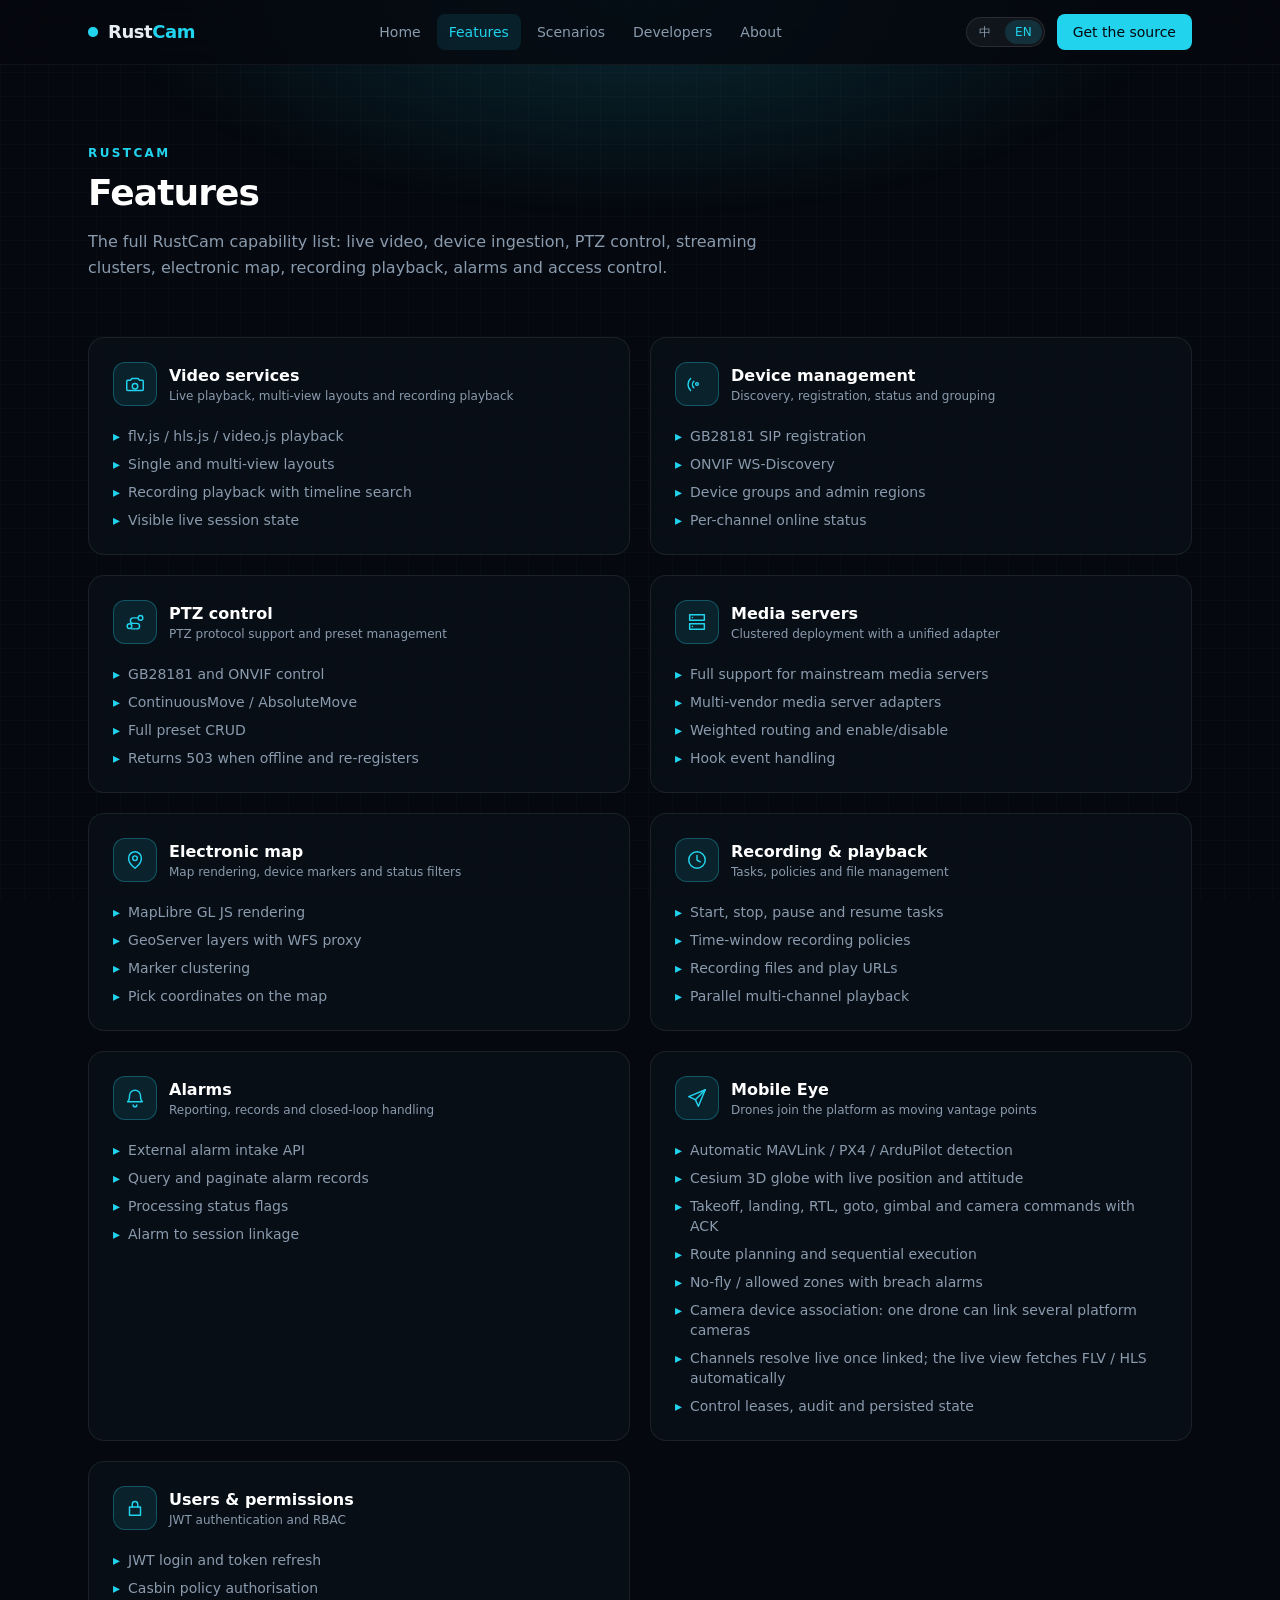
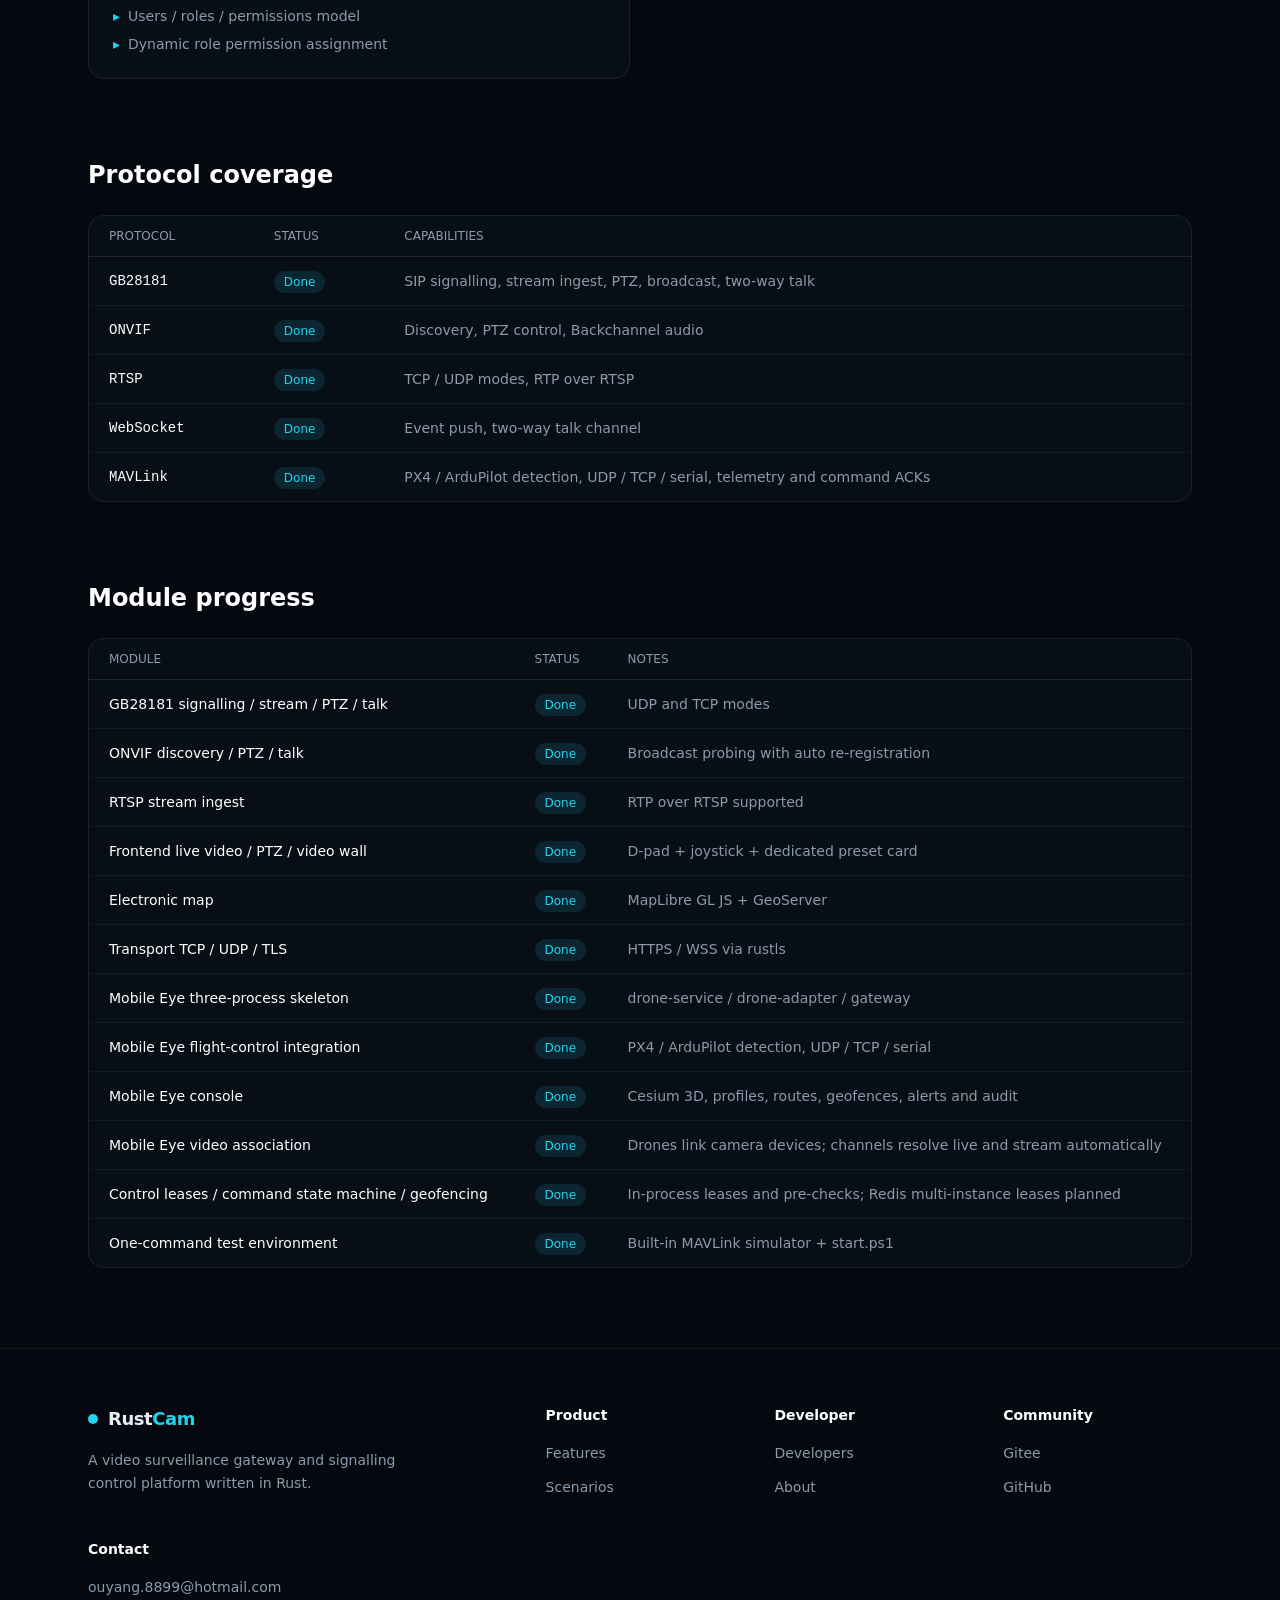
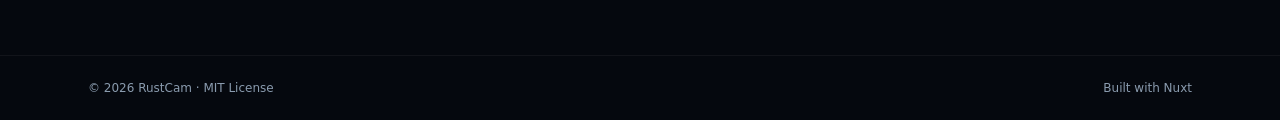
<file: en/features/index.html>
<!DOCTYPE html><html  lang="zh-CN"><head><meta charset="utf-8"><meta name="viewport" content="width=device-width, initial-scale=1"><title>Features · RustCam</title><script type="importmap">{"imports":{"#entry":"/_nuxt/CUz45-2j.js"}}</script><link rel="stylesheet" href="/_nuxt/entry.j0DMsfi2.css" crossorigin><link rel="preload" as="fetch" crossorigin="anonymous" href="/en/features/_payload.json?_b=df4fccc4-9684-4685-96e1-188865fb1d0c"><link rel="modulepreload" as="script" crossorigin href="/_nuxt/CUz45-2j.js"><link rel="modulepreload" as="script" crossorigin href="/_nuxt/BEDXx6pQ.js"><link rel="modulepreload" as="script" crossorigin href="/_nuxt/C9z4Pgk2.js"><link rel="modulepreload" as="script" crossorigin href="/_nuxt/CGBMiuYq.js"><link rel="modulepreload" as="script" crossorigin href="/_nuxt/DX6k7qj_.js"><link rel="modulepreload" as="script" crossorigin href="/_nuxt/BiVsxK69.js"><link rel="modulepreload" as="script" crossorigin href="/_nuxt/mubwmfPi.js"><link rel="modulepreload" as="script" crossorigin href="/_nuxt/COQK3G4Q.js"><link rel="modulepreload" as="script" crossorigin href="/_nuxt/CfNAuXsY.js"><script type="module" src="/_nuxt/CUz45-2j.js" crossorigin></script><link rel="prefetch" as="style" crossorigin href="/_nuxt/error-404.DpKY_dMl.css"><link rel="prefetch" as="script" crossorigin href="/_nuxt/BPau62NI.js"><link rel="prefetch" as="style" crossorigin href="/_nuxt/error-500.CmR4p1fc.css"><link rel="prefetch" as="script" crossorigin href="/_nuxt/9loH3uzp.js"><meta name="theme-color" content="#05080E"><link rel="icon" type="image/svg+xml" href="/favicon.svg"><meta name="robots" content="index, follow, max-image-preview:large, max-snippet:-1, max-video-preview:-1"><meta name="description" content="The full RustCam capability list: live video, device ingestion, PTZ control, streaming clusters, electronic map, recording playback, alarms and access control."><meta property="og:title" content="Features · RustCam"><meta property="og:description" content="The full RustCam capability list: live video, device ingestion, PTZ control, streaming clusters, electronic map, recording playback, alarms and access control."></head><body><div id="__nuxt"><div><div class="bg-grid pointer-events-none fixed inset-0 -z-10 opacity-60" aria-hidden="true"></div><div class="pointer-events-none fixed inset-x-0 top-0 -z-10 h-[520px] bg-[radial-gradient(60%_60%_at_50%_0%,rgba(34,211,238,0.16),transparent_70%)]" aria-hidden="true"></div><div class="flex min-h-screen flex-col"><header class="sticky top-0 z-50 border-b border-white/5 bg-ink-950/80 backdrop-blur-xl"><a href="#main" class="sr-only focus:not-sr-only focus:absolute focus:left-4 focus:top-3 focus:z-50 focus:rounded focus:bg-accent focus:px-3 focus:py-2 focus:text-sm focus:text-ink-950">Skip to main content</a><div class="mx-auto flex h-16 max-w-6xl items-center justify-between gap-4 px-6"><a href="/en" class="flex items-center gap-2.5"><span class="relative flex h-2.5 w-2.5"><span class="absolute inline-flex h-full w-full animate-ping rounded-full bg-accent opacity-60"></span><span class="relative inline-flex h-2.5 w-2.5 rounded-full bg-accent"></span></span><span class="text-lg font-semibold tracking-tight">Rust<span class="text-accent">Cam</span></span></a><nav class="hidden items-center gap-1 md:flex" aria-label="主导航"><!--[--><a href="/en" class="rounded-lg px-3 py-2 text-sm text-muted transition-colors hover:bg-white/5 hover:text-white">Home</a><a aria-current="page" href="/en/features" class="text-accent! bg-accent/10 router-link-exact-active rounded-lg px-3 py-2 text-sm text-muted transition-colors hover:bg-white/5 hover:text-white">Features</a><a href="/en/scenarios" class="rounded-lg px-3 py-2 text-sm text-muted transition-colors hover:bg-white/5 hover:text-white">Scenarios</a><a href="/en/docs" class="rounded-lg px-3 py-2 text-sm text-muted transition-colors hover:bg-white/5 hover:text-white">Developers</a><a href="/en/about" class="rounded-lg px-3 py-2 text-sm text-muted transition-colors hover:bg-white/5 hover:text-white">About</a><!--]--></nav><div class="hidden items-center gap-3 md:flex"><div class="flex items-center gap-1 rounded-full border border-white/10 bg-white/5 p-0.5"><!--[--><a href="/features" class="rounded-full px-2.5 py-1 text-xs font-medium transition-colors text-muted hover:text-white" aria-label="Switch to 中文">中</a><a aria-current="true" href="/en/features" class="router-link-active router-link-exact-active rounded-full px-2.5 py-1 text-xs font-medium transition-colors bg-accent/15 text-accent" aria-label="Switch to English">EN</a><!--]--></div><a href="https://gitee.com/ouliuying/rustcam" target="_blank" rel="noopener noreferrer" class="rounded-lg bg-accent px-4 py-2 text-sm font-medium text-ink-950 transition-colors hover:bg-accent/85">Get the source</a></div><button type="button" class="inline-flex h-10 w-10 items-center justify-center rounded-lg border border-white/10 text-muted md:hidden" aria-expanded="false" aria-controls="mobile-nav" aria-label="Open menu"><span class="sr-only">Open menu</span><svg viewBox="0 0 24 24" class="h-5 w-5" fill="none" stroke="currentColor" stroke-width="1.8" stroke-linecap="round" aria-hidden="true"><path d="M4 7h16M4 12h16M4 17h16"></path></svg></button></div><div id="mobile-nav" class="border-t border-white/5 bg-ink-950/95 px-6 py-4 md:hidden" style="display:none;"><nav class="flex flex-col gap-1" aria-label="移动端导航"><!--[--><a href="/en" class="rounded-lg px-3 py-2.5 text-sm text-muted transition-colors hover:bg-white/5 hover:text-white">Home</a><a aria-current="page" href="/en/features" class="text-accent! bg-accent/10 router-link-exact-active rounded-lg px-3 py-2.5 text-sm text-muted transition-colors hover:bg-white/5 hover:text-white">Features</a><a href="/en/scenarios" class="rounded-lg px-3 py-2.5 text-sm text-muted transition-colors hover:bg-white/5 hover:text-white">Scenarios</a><a href="/en/docs" class="rounded-lg px-3 py-2.5 text-sm text-muted transition-colors hover:bg-white/5 hover:text-white">Developers</a><a href="/en/about" class="rounded-lg px-3 py-2.5 text-sm text-muted transition-colors hover:bg-white/5 hover:text-white">About</a><!--]--></nav><div class="mt-4 flex items-center justify-between gap-3"><div class="flex items-center gap-1 rounded-full border border-white/10 bg-white/5 p-0.5"><!--[--><a href="/features" class="rounded-full px-2.5 py-1 text-xs font-medium transition-colors text-muted hover:text-white" aria-label="Switch to 中文">中</a><a aria-current="true" href="/en/features" class="router-link-active router-link-exact-active rounded-full px-2.5 py-1 text-xs font-medium transition-colors bg-accent/15 text-accent" aria-label="Switch to English">EN</a><!--]--></div><a href="https://gitee.com/ouliuying/rustcam" target="_blank" rel="noopener noreferrer" class="rounded-lg bg-accent px-4 py-2 text-sm font-medium text-ink-950">Get the source</a></div></div></header><main id="main" class="flex-1"><!--[--><div class="mx-auto max-w-6xl px-6 py-20"><div class="max-w-2xl"><p class="text-accent text-xs font-semibold tracking-[0.2em] uppercase">RustCam</p><h2 class="mt-3 text-3xl font-semibold tracking-tight text-white sm:text-4xl">Features</h2><p class="text-muted mt-4 text-base leading-relaxed">The full RustCam capability list: live video, device ingestion, PTZ control, streaming clusters, electronic map, recording playback, alarms and access control.</p></div><div class="mt-14 grid gap-5 md:grid-cols-2"><!--[--><div class="transition-[opacity,transform] duration-700 ease-out translate-y-4 opacity-0" style="transition-delay:0ms;"><!--[--><div class="panel h-full p-6"><div class="flex items-center gap-3"><div class="flex h-11 w-11 items-center justify-center rounded-xl border border-accent/30 bg-accent/10 text-accent"><svg width="22" height="22" viewbox="0 0 24 24" fill="none" stroke="currentColor" stroke-width="1.6" stroke-linecap="round" stroke-linejoin="round" aria-hidden="true" focusable="false"><!--[--><path d="M4 8h3l1.5-2h7L17 8h3a1 1 0 0 1 1 1v9a1 1 0 0 1-1 1H4a1 1 0 0 1-1-1V9a1 1 0 0 1 1-1z"></path><path d="M12 11.5a3 3 0 1 1 0 6 3 3 0 0 1 0-6z"></path><!--]--></svg></div><div><h2 class="font-semibold text-white">Video services</h2><p class="text-muted text-xs">Live playback, multi-view layouts and recording playback</p></div></div><ul class="mt-5 space-y-2"><!--[--><li class="text-muted flex gap-2 text-sm"><span class="text-accent">▸</span><span>flv.js / hls.js / video.js playback</span></li><li class="text-muted flex gap-2 text-sm"><span class="text-accent">▸</span><span>Single and multi-view layouts</span></li><li class="text-muted flex gap-2 text-sm"><span class="text-accent">▸</span><span>Recording playback with timeline search</span></li><li class="text-muted flex gap-2 text-sm"><span class="text-accent">▸</span><span>Visible live session state</span></li><!--]--></ul></div><!--]--></div><div class="transition-[opacity,transform] duration-700 ease-out translate-y-4 opacity-0" style="transition-delay:70ms;"><!--[--><div class="panel h-full p-6"><div class="flex items-center gap-3"><div class="flex h-11 w-11 items-center justify-center rounded-xl border border-accent/30 bg-accent/10 text-accent"><svg width="22" height="22" viewbox="0 0 24 24" fill="none" stroke="currentColor" stroke-width="1.6" stroke-linecap="round" stroke-linejoin="round" aria-hidden="true" focusable="false"><!--[--><path d="M12 13.5a1.5 1.5 0 1 0 0-3 1.5 1.5 0 0 0 0 3z"></path><path d="M8.5 16a5 5 0 0 1 0-7"></path><path d="M5 19a9 9 0 0 1 0-13"></path><!--]--></svg></div><div><h2 class="font-semibold text-white">Device management</h2><p class="text-muted text-xs">Discovery, registration, status and grouping</p></div></div><ul class="mt-5 space-y-2"><!--[--><li class="text-muted flex gap-2 text-sm"><span class="text-accent">▸</span><span>GB28181 SIP registration</span></li><li class="text-muted flex gap-2 text-sm"><span class="text-accent">▸</span><span>ONVIF WS-Discovery</span></li><li class="text-muted flex gap-2 text-sm"><span class="text-accent">▸</span><span>Device groups and admin regions</span></li><li class="text-muted flex gap-2 text-sm"><span class="text-accent">▸</span><span>Per-channel online status</span></li><!--]--></ul></div><!--]--></div><div class="transition-[opacity,transform] duration-700 ease-out translate-y-4 opacity-0" style="transition-delay:0ms;"><!--[--><div class="panel h-full p-6"><div class="flex items-center gap-3"><div class="flex h-11 w-11 items-center justify-center rounded-xl border border-accent/30 bg-accent/10 text-accent"><svg width="22" height="22" viewbox="0 0 24 24" fill="none" stroke="currentColor" stroke-width="1.6" stroke-linecap="round" stroke-linejoin="round" aria-hidden="true" focusable="false"><!--[--><path d="M6 19a2.5 2.5 0 1 0 0-5 2.5 2.5 0 0 0 0 5z"></path><path d="M18 10a2.5 2.5 0 1 0 0-5 2.5 2.5 0 0 0 0 5z"></path><path d="M15.5 7.5H10a3 3 0 0 0 0 6h4a3 3 0 0 1 0 6H8.5"></path><!--]--></svg></div><div><h2 class="font-semibold text-white">PTZ control</h2><p class="text-muted text-xs">PTZ protocol support and preset management</p></div></div><ul class="mt-5 space-y-2"><!--[--><li class="text-muted flex gap-2 text-sm"><span class="text-accent">▸</span><span>GB28181 and ONVIF control</span></li><li class="text-muted flex gap-2 text-sm"><span class="text-accent">▸</span><span>ContinuousMove / AbsoluteMove</span></li><li class="text-muted flex gap-2 text-sm"><span class="text-accent">▸</span><span>Full preset CRUD</span></li><li class="text-muted flex gap-2 text-sm"><span class="text-accent">▸</span><span>Returns 503 when offline and re-registers</span></li><!--]--></ul></div><!--]--></div><div class="transition-[opacity,transform] duration-700 ease-out translate-y-4 opacity-0" style="transition-delay:70ms;"><!--[--><div class="panel h-full p-6"><div class="flex items-center gap-3"><div class="flex h-11 w-11 items-center justify-center rounded-xl border border-accent/30 bg-accent/10 text-accent"><svg width="22" height="22" viewbox="0 0 24 24" fill="none" stroke="currentColor" stroke-width="1.6" stroke-linecap="round" stroke-linejoin="round" aria-hidden="true" focusable="false"><!--[--><path d="M4 4h16v6H4z"></path><path d="M4 14h16v6H4z"></path><path d="M7 7h.01"></path><path d="M7 17h.01"></path><!--]--></svg></div><div><h2 class="font-semibold text-white">Media servers</h2><p class="text-muted text-xs">Clustered deployment with a unified adapter</p></div></div><ul class="mt-5 space-y-2"><!--[--><li class="text-muted flex gap-2 text-sm"><span class="text-accent">▸</span><span>Full support for mainstream media servers</span></li><li class="text-muted flex gap-2 text-sm"><span class="text-accent">▸</span><span>Multi-vendor media server adapters</span></li><li class="text-muted flex gap-2 text-sm"><span class="text-accent">▸</span><span>Weighted routing and enable/disable</span></li><li class="text-muted flex gap-2 text-sm"><span class="text-accent">▸</span><span>Hook event handling</span></li><!--]--></ul></div><!--]--></div><div class="transition-[opacity,transform] duration-700 ease-out translate-y-4 opacity-0" style="transition-delay:0ms;"><!--[--><div class="panel h-full p-6"><div class="flex items-center gap-3"><div class="flex h-11 w-11 items-center justify-center rounded-xl border border-accent/30 bg-accent/10 text-accent"><svg width="22" height="22" viewbox="0 0 24 24" fill="none" stroke="currentColor" stroke-width="1.6" stroke-linecap="round" stroke-linejoin="round" aria-hidden="true" focusable="false"><!--[--><path d="M12 21s7-5.6 7-11a7 7 0 1 0-14 0c0 5.4 7 11 7 11z"></path><path d="M12 12.5a2.5 2.5 0 1 0 0-5 2.5 2.5 0 0 0 0 5z"></path><!--]--></svg></div><div><h2 class="font-semibold text-white">Electronic map</h2><p class="text-muted text-xs">Map rendering, device markers and status filters</p></div></div><ul class="mt-5 space-y-2"><!--[--><li class="text-muted flex gap-2 text-sm"><span class="text-accent">▸</span><span>MapLibre GL JS rendering</span></li><li class="text-muted flex gap-2 text-sm"><span class="text-accent">▸</span><span>GeoServer layers with WFS proxy</span></li><li class="text-muted flex gap-2 text-sm"><span class="text-accent">▸</span><span>Marker clustering</span></li><li class="text-muted flex gap-2 text-sm"><span class="text-accent">▸</span><span>Pick coordinates on the map</span></li><!--]--></ul></div><!--]--></div><div class="transition-[opacity,transform] duration-700 ease-out translate-y-4 opacity-0" style="transition-delay:70ms;"><!--[--><div class="panel h-full p-6"><div class="flex items-center gap-3"><div class="flex h-11 w-11 items-center justify-center rounded-xl border border-accent/30 bg-accent/10 text-accent"><svg width="22" height="22" viewbox="0 0 24 24" fill="none" stroke="currentColor" stroke-width="1.6" stroke-linecap="round" stroke-linejoin="round" aria-hidden="true" focusable="false"><!--[--><path d="M12 21a9 9 0 1 0 0-18 9 9 0 0 0 0 18z"></path><path d="M12 7v5l3.5 2"></path><!--]--></svg></div><div><h2 class="font-semibold text-white">Recording &amp; playback</h2><p class="text-muted text-xs">Tasks, policies and file management</p></div></div><ul class="mt-5 space-y-2"><!--[--><li class="text-muted flex gap-2 text-sm"><span class="text-accent">▸</span><span>Start, stop, pause and resume tasks</span></li><li class="text-muted flex gap-2 text-sm"><span class="text-accent">▸</span><span>Time-window recording policies</span></li><li class="text-muted flex gap-2 text-sm"><span class="text-accent">▸</span><span>Recording files and play URLs</span></li><li class="text-muted flex gap-2 text-sm"><span class="text-accent">▸</span><span>Parallel multi-channel playback</span></li><!--]--></ul></div><!--]--></div><div class="transition-[opacity,transform] duration-700 ease-out translate-y-4 opacity-0" style="transition-delay:0ms;"><!--[--><div class="panel h-full p-6"><div class="flex items-center gap-3"><div class="flex h-11 w-11 items-center justify-center rounded-xl border border-accent/30 bg-accent/10 text-accent"><svg width="22" height="22" viewbox="0 0 24 24" fill="none" stroke="currentColor" stroke-width="1.6" stroke-linecap="round" stroke-linejoin="round" aria-hidden="true" focusable="false"><!--[--><path d="M6 9.5a6 6 0 1 1 12 0c0 5 2 6.5 2 6.5H4s2-1.5 2-6.5z"></path><path d="M10 19.5a2 2 0 0 0 4 0"></path><!--]--></svg></div><div><h2 class="font-semibold text-white">Alarms</h2><p class="text-muted text-xs">Reporting, records and closed-loop handling</p></div></div><ul class="mt-5 space-y-2"><!--[--><li class="text-muted flex gap-2 text-sm"><span class="text-accent">▸</span><span>External alarm intake API</span></li><li class="text-muted flex gap-2 text-sm"><span class="text-accent">▸</span><span>Query and paginate alarm records</span></li><li class="text-muted flex gap-2 text-sm"><span class="text-accent">▸</span><span>Processing status flags</span></li><li class="text-muted flex gap-2 text-sm"><span class="text-accent">▸</span><span>Alarm to session linkage</span></li><!--]--></ul></div><!--]--></div><div class="transition-[opacity,transform] duration-700 ease-out translate-y-4 opacity-0" style="transition-delay:70ms;"><!--[--><div class="panel h-full p-6"><div class="flex items-center gap-3"><div class="flex h-11 w-11 items-center justify-center rounded-xl border border-accent/30 bg-accent/10 text-accent"><svg width="22" height="22" viewbox="0 0 24 24" fill="none" stroke="currentColor" stroke-width="1.6" stroke-linecap="round" stroke-linejoin="round" aria-hidden="true" focusable="false"><!--[--><path d="M21 3L3 10.5l7.2 3.3L13.5 21 21 3z"></path><path d="M10.2 13.8L21 3"></path><!--]--></svg></div><div><h2 class="font-semibold text-white">Mobile Eye</h2><p class="text-muted text-xs">Drones join the platform as moving vantage points</p></div></div><ul class="mt-5 space-y-2"><!--[--><li class="text-muted flex gap-2 text-sm"><span class="text-accent">▸</span><span>Automatic MAVLink / PX4 / ArduPilot detection</span></li><li class="text-muted flex gap-2 text-sm"><span class="text-accent">▸</span><span>Cesium 3D globe with live position and attitude</span></li><li class="text-muted flex gap-2 text-sm"><span class="text-accent">▸</span><span>Takeoff, landing, RTL, goto, gimbal and camera commands with ACK</span></li><li class="text-muted flex gap-2 text-sm"><span class="text-accent">▸</span><span>Route planning and sequential execution</span></li><li class="text-muted flex gap-2 text-sm"><span class="text-accent">▸</span><span>No-fly / allowed zones with breach alarms</span></li><li class="text-muted flex gap-2 text-sm"><span class="text-accent">▸</span><span>Camera device association: one drone can link several platform cameras</span></li><li class="text-muted flex gap-2 text-sm"><span class="text-accent">▸</span><span>Channels resolve live once linked; the live view fetches FLV / HLS automatically</span></li><li class="text-muted flex gap-2 text-sm"><span class="text-accent">▸</span><span>Control leases, audit and persisted state</span></li><!--]--></ul></div><!--]--></div><div class="transition-[opacity,transform] duration-700 ease-out translate-y-4 opacity-0" style="transition-delay:0ms;"><!--[--><div class="panel h-full p-6"><div class="flex items-center gap-3"><div class="flex h-11 w-11 items-center justify-center rounded-xl border border-accent/30 bg-accent/10 text-accent"><svg width="22" height="22" viewbox="0 0 24 24" fill="none" stroke="currentColor" stroke-width="1.6" stroke-linecap="round" stroke-linejoin="round" aria-hidden="true" focusable="false"><!--[--><path d="M6 11h12v9H6z"></path><path d="M9 11V8a3 3 0 0 1 6 0v3"></path><!--]--></svg></div><div><h2 class="font-semibold text-white">Users &amp; permissions</h2><p class="text-muted text-xs">JWT authentication and RBAC</p></div></div><ul class="mt-5 space-y-2"><!--[--><li class="text-muted flex gap-2 text-sm"><span class="text-accent">▸</span><span>JWT login and token refresh</span></li><li class="text-muted flex gap-2 text-sm"><span class="text-accent">▸</span><span>Casbin policy authorisation</span></li><li class="text-muted flex gap-2 text-sm"><span class="text-accent">▸</span><span>Users / roles / permissions model</span></li><li class="text-muted flex gap-2 text-sm"><span class="text-accent">▸</span><span>Dynamic role permission assignment</span></li><!--]--></ul></div><!--]--></div><!--]--></div><div class="mt-20"><h2 class="text-2xl font-semibold text-white">Protocol coverage</h2><div class="panel mt-6 overflow-x-auto"><table class="w-full min-w-[640px] text-left text-sm"><thead class="text-muted border-b border-white/10 text-xs uppercase"><tr><!--[--><th class="px-5 py-3 font-medium">Protocol</th><th class="px-5 py-3 font-medium">Status</th><th class="px-5 py-3 font-medium">Capabilities</th><!--]--></tr></thead><tbody><!--[--><tr class="border-b border-white/5 last:border-0"><td class="px-5 py-3.5 font-mono text-white">GB28181</td><td class="px-5 py-3.5"><span class="bg-accent/12 text-accent rounded-full px-2.5 py-1 text-xs">Done</span></td><td class="text-muted px-5 py-3.5">SIP signalling, stream ingest, PTZ, broadcast, two-way talk</td></tr><tr class="border-b border-white/5 last:border-0"><td class="px-5 py-3.5 font-mono text-white">ONVIF</td><td class="px-5 py-3.5"><span class="bg-accent/12 text-accent rounded-full px-2.5 py-1 text-xs">Done</span></td><td class="text-muted px-5 py-3.5">Discovery, PTZ control, Backchannel audio</td></tr><tr class="border-b border-white/5 last:border-0"><td class="px-5 py-3.5 font-mono text-white">RTSP</td><td class="px-5 py-3.5"><span class="bg-accent/12 text-accent rounded-full px-2.5 py-1 text-xs">Done</span></td><td class="text-muted px-5 py-3.5">TCP / UDP modes, RTP over RTSP</td></tr><tr class="border-b border-white/5 last:border-0"><td class="px-5 py-3.5 font-mono text-white">WebSocket</td><td class="px-5 py-3.5"><span class="bg-accent/12 text-accent rounded-full px-2.5 py-1 text-xs">Done</span></td><td class="text-muted px-5 py-3.5">Event push, two-way talk channel</td></tr><tr class="border-b border-white/5 last:border-0"><td class="px-5 py-3.5 font-mono text-white">MAVLink</td><td class="px-5 py-3.5"><span class="bg-accent/12 text-accent rounded-full px-2.5 py-1 text-xs">Done</span></td><td class="text-muted px-5 py-3.5">PX4 / ArduPilot detection, UDP / TCP / serial, telemetry and command ACKs</td></tr><!--]--></tbody></table></div></div><div class="mt-20"><h2 class="text-2xl font-semibold text-white">Module progress</h2><div class="panel mt-6 overflow-x-auto"><table class="w-full min-w-[640px] text-left text-sm"><thead class="text-muted border-b border-white/10 text-xs uppercase"><tr><!--[--><th class="px-5 py-3 font-medium">Module</th><th class="px-5 py-3 font-medium">Status</th><th class="px-5 py-3 font-medium">Notes</th><!--]--></tr></thead><tbody><!--[--><tr class="border-b border-white/5 last:border-0"><td class="px-5 py-3.5 text-white">GB28181 signalling / stream / PTZ / talk</td><td class="px-5 py-3.5"><span class="bg-accent/12 text-accent rounded-full px-2.5 py-1 text-xs">Done</span></td><td class="text-muted px-5 py-3.5">UDP and TCP modes</td></tr><tr class="border-b border-white/5 last:border-0"><td class="px-5 py-3.5 text-white">ONVIF discovery / PTZ / talk</td><td class="px-5 py-3.5"><span class="bg-accent/12 text-accent rounded-full px-2.5 py-1 text-xs">Done</span></td><td class="text-muted px-5 py-3.5">Broadcast probing with auto re-registration</td></tr><tr class="border-b border-white/5 last:border-0"><td class="px-5 py-3.5 text-white">RTSP stream ingest</td><td class="px-5 py-3.5"><span class="bg-accent/12 text-accent rounded-full px-2.5 py-1 text-xs">Done</span></td><td class="text-muted px-5 py-3.5">RTP over RTSP supported</td></tr><tr class="border-b border-white/5 last:border-0"><td class="px-5 py-3.5 text-white">Frontend live video / PTZ / video wall</td><td class="px-5 py-3.5"><span class="bg-accent/12 text-accent rounded-full px-2.5 py-1 text-xs">Done</span></td><td class="text-muted px-5 py-3.5">D-pad + joystick + dedicated preset card</td></tr><tr class="border-b border-white/5 last:border-0"><td class="px-5 py-3.5 text-white">Electronic map</td><td class="px-5 py-3.5"><span class="bg-accent/12 text-accent rounded-full px-2.5 py-1 text-xs">Done</span></td><td class="text-muted px-5 py-3.5">MapLibre GL JS + GeoServer</td></tr><tr class="border-b border-white/5 last:border-0"><td class="px-5 py-3.5 text-white">Transport TCP / UDP / TLS</td><td class="px-5 py-3.5"><span class="bg-accent/12 text-accent rounded-full px-2.5 py-1 text-xs">Done</span></td><td class="text-muted px-5 py-3.5">HTTPS / WSS via rustls</td></tr><tr class="border-b border-white/5 last:border-0"><td class="px-5 py-3.5 text-white">Mobile Eye three-process skeleton</td><td class="px-5 py-3.5"><span class="bg-accent/12 text-accent rounded-full px-2.5 py-1 text-xs">Done</span></td><td class="text-muted px-5 py-3.5">drone-service / drone-adapter / gateway</td></tr><tr class="border-b border-white/5 last:border-0"><td class="px-5 py-3.5 text-white">Mobile Eye flight-control integration</td><td class="px-5 py-3.5"><span class="bg-accent/12 text-accent rounded-full px-2.5 py-1 text-xs">Done</span></td><td class="text-muted px-5 py-3.5">PX4 / ArduPilot detection, UDP / TCP / serial</td></tr><tr class="border-b border-white/5 last:border-0"><td class="px-5 py-3.5 text-white">Mobile Eye console</td><td class="px-5 py-3.5"><span class="bg-accent/12 text-accent rounded-full px-2.5 py-1 text-xs">Done</span></td><td class="text-muted px-5 py-3.5">Cesium 3D, profiles, routes, geofences, alerts and audit</td></tr><tr class="border-b border-white/5 last:border-0"><td class="px-5 py-3.5 text-white">Mobile Eye video association</td><td class="px-5 py-3.5"><span class="bg-accent/12 text-accent rounded-full px-2.5 py-1 text-xs">Done</span></td><td class="text-muted px-5 py-3.5">Drones link camera devices; channels resolve live and stream automatically</td></tr><tr class="border-b border-white/5 last:border-0"><td class="px-5 py-3.5 text-white">Control leases / command state machine / geofencing</td><td class="px-5 py-3.5"><span class="bg-accent/12 text-accent rounded-full px-2.5 py-1 text-xs">Done</span></td><td class="text-muted px-5 py-3.5">In-process leases and pre-checks; Redis multi-instance leases planned</td></tr><tr class="border-b border-white/5 last:border-0"><td class="px-5 py-3.5 text-white">One-command test environment</td><td class="px-5 py-3.5"><span class="bg-accent/12 text-accent rounded-full px-2.5 py-1 text-xs">Done</span></td><td class="text-muted px-5 py-3.5">Built-in MAVLink simulator + start.ps1</td></tr><!--]--></tbody></table></div></div></div><!--]--></main><footer class="border-t border-white/5 bg-ink-950"><div class="mx-auto grid max-w-6xl gap-10 px-6 py-14 sm:grid-cols-2 lg:grid-cols-5"><div class="sm:col-span-2"><div class="flex items-center gap-2.5"><span class="h-2.5 w-2.5 rounded-full bg-accent"></span><span class="text-lg font-semibold tracking-tight">Rust<span class="text-accent">Cam</span></span></div><p class="text-muted mt-4 max-w-xs text-sm leading-relaxed">A video surveillance gateway and signalling control platform written in Rust.</p></div><!--[--><div><h3 class="text-sm font-semibold text-white">Product</h3><ul class="mt-4 space-y-2.5"><!--[--><li><a aria-current="page" href="/en/features" class="router-link-active router-link-exact-active text-muted text-sm transition-colors hover:text-accent">Features</a></li><li><a href="/en/scenarios" class="text-muted text-sm transition-colors hover:text-accent">Scenarios</a></li><!--]--></ul></div><div><h3 class="text-sm font-semibold text-white">Developer</h3><ul class="mt-4 space-y-2.5"><!--[--><li><a href="/en/docs" class="text-muted text-sm transition-colors hover:text-accent">Developers</a></li><li><a href="/en/about" class="text-muted text-sm transition-colors hover:text-accent">About</a></li><!--]--></ul></div><div><h3 class="text-sm font-semibold text-white">Community</h3><ul class="mt-4 space-y-2.5"><!--[--><li><a href="https://gitee.com/ouliuying/rustcam" target="_blank" rel="noopener noreferrer" class="text-muted text-sm transition-colors hover:text-accent">Gitee</a></li><li><a href="https://github.com/ouyang8899/rustcam" target="_blank" rel="noopener noreferrer" class="text-muted text-sm transition-colors hover:text-accent">GitHub</a></li><!--]--></ul></div><div><h3 class="text-sm font-semibold text-white">Contact</h3><ul class="mt-4 space-y-2.5"><!--[--><li><a href="mailto:ouyang.8899@hotmail.com" target="_blank" rel="noopener noreferrer" class="text-muted text-sm transition-colors hover:text-accent">ouyang.8899@hotmail.com</a></li><!--]--></ul></div><!--]--></div><div class="border-t border-white/5"><div class="text-muted mx-auto flex max-w-6xl flex-col gap-2 px-6 py-6 text-xs sm:flex-row sm:items-center sm:justify-between"><p>© 2026 RustCam · MIT License</p><p>Built with Nuxt</p></div></div></footer></div></div></div><div id="teleports"></div><script>window.__NUXT__={};window.__NUXT__.config={public:{i18n:{baseUrl:"",defaultLocale:"zh",rootRedirect:"",redirectStatusCode:302,skipSettingLocaleOnNavigate:false,locales:[{code:"zh",language:"zh-CN",name:"中文",domains:[],defaultForDomains:[]},{code:"en",language:"en-US",name:"English",domains:[],defaultForDomains:[]}],detectBrowserLanguage:false,experimental:{localeDetector:"",typedPages:true,typedOptionsAndMessages:false,alternateLinkCanonicalQueries:true,devCache:false,cacheLifetime:"",stripMessagesPayload:false,preload:false,strictSeo:false,nitroContextDetection:true,httpCacheDuration:10,compactRoutes:false,prerenderMessages:false,optimizeMessageBundling:true},domainLocales:{zh:{domain:""},en:{domain:""}}},"nuxt-robots":{version:"7.0.2",debug:false,credits:true,groups:[{userAgent:["*"],allow:["/","/en"],comment:[],disallow:[],contentUsage:[],contentSignal:[],_indexable:true,_rules:[{pattern:"/",allow:true},{pattern:"/en",allow:true}],_normalized:true}],sitemap:["/sitemap_index.xml"],header:true,robotsEnabledValue:"index, follow, max-image-preview:large, max-snippet:-1, max-video-preview:-1",robotsDisabledValue:"noindex, nofollow",cacheControl:"max-age=14400, must-revalidate",botDetection:true}},app:{baseURL:"/",buildId:"df4fccc4-9684-4685-96e1-188865fb1d0c",buildAssetsDir:"/_nuxt/",cdnURL:""}}</script><script type="application/json" data-nuxt-data="nuxt-app" data-ssr="true" id="__NUXT_DATA__" data-src="/en/features/_payload.json?_b=df4fccc4-9684-4685-96e1-188865fb1d0c">[{"state":1,"once":20,"_errors":21,"serverRendered":6,"path":23,"prerenderedAt":24},["Reactive",2],{"$si18n:cached-locale-configs":3,"$si18n:resolved-locale":9,"$ssite-config":10},{"zh":4,"en":7},{"fallbacks":5,"cacheable":6},[],true,{"fallbacks":8,"cacheable":6},[],"en",{"_priority":11,"currentLocale":15,"defaultLocale":16,"env":17,"indexable":6,"name":18,"url":19},{"env":12,"url":13,"name":13,"defaultLocale":14,"currentLocale":14},-15,-3,-2,"en-US","zh-CN","production","RustCam","https:\u002F\u002Fwww.rustcam.com",["Set"],["ShallowReactive",22],{},"\u002Fen\u002Ffeatures",1793958312475]</script></body></html>
</file>
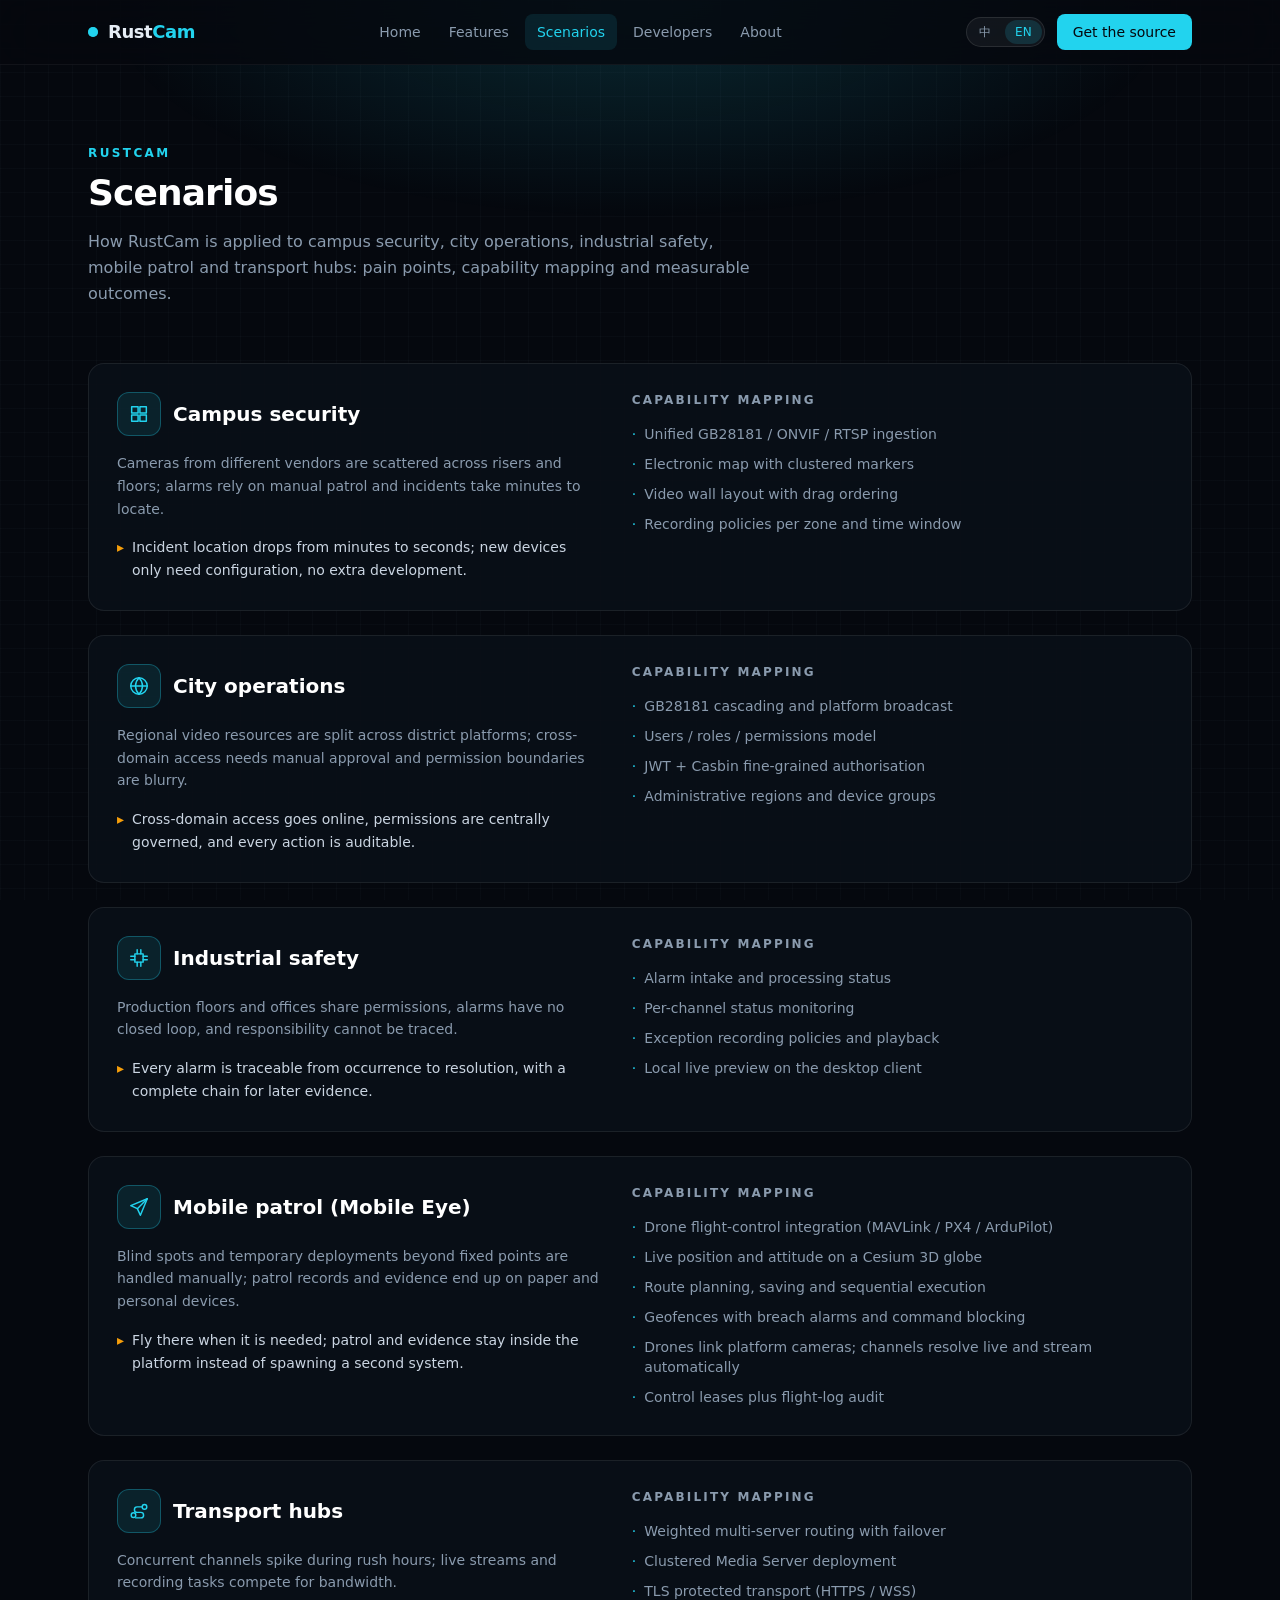
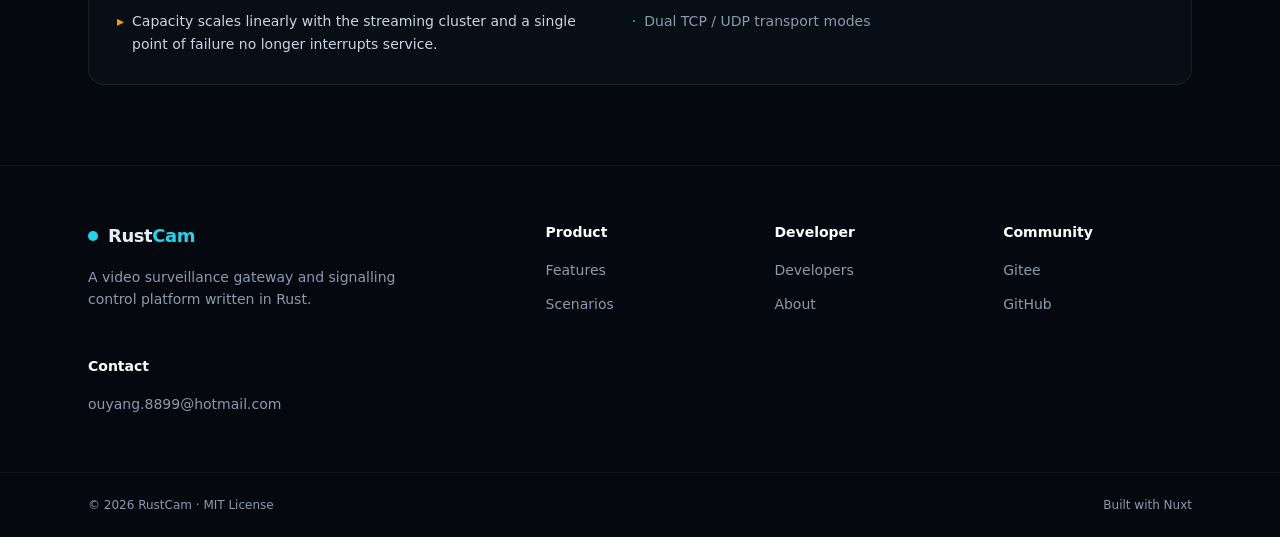
<file: en/scenarios/index.html>
<!DOCTYPE html><html  lang="zh-CN"><head><meta charset="utf-8"><meta name="viewport" content="width=device-width, initial-scale=1"><title>Scenarios · RustCam</title><script type="importmap">{"imports":{"#entry":"/_nuxt/CUz45-2j.js"}}</script><link rel="stylesheet" href="/_nuxt/entry.j0DMsfi2.css" crossorigin><link rel="preload" as="fetch" crossorigin="anonymous" href="/en/scenarios/_payload.json?_b=df4fccc4-9684-4685-96e1-188865fb1d0c"><link rel="modulepreload" as="script" crossorigin href="/_nuxt/CUz45-2j.js"><link rel="modulepreload" as="script" crossorigin href="/_nuxt/BEDXx6pQ.js"><link rel="modulepreload" as="script" crossorigin href="/_nuxt/C9z4Pgk2.js"><link rel="modulepreload" as="script" crossorigin href="/_nuxt/CGBMiuYq.js"><link rel="modulepreload" as="script" crossorigin href="/_nuxt/DX6k7qj_.js"><link rel="modulepreload" as="script" crossorigin href="/_nuxt/BN1gpXiL.js"><link rel="modulepreload" as="script" crossorigin href="/_nuxt/mubwmfPi.js"><link rel="modulepreload" as="script" crossorigin href="/_nuxt/COQK3G4Q.js"><link rel="modulepreload" as="script" crossorigin href="/_nuxt/CfNAuXsY.js"><script type="module" src="/_nuxt/CUz45-2j.js" crossorigin></script><link rel="prefetch" as="style" crossorigin href="/_nuxt/error-404.DpKY_dMl.css"><link rel="prefetch" as="script" crossorigin href="/_nuxt/BPau62NI.js"><link rel="prefetch" as="style" crossorigin href="/_nuxt/error-500.CmR4p1fc.css"><link rel="prefetch" as="script" crossorigin href="/_nuxt/9loH3uzp.js"><meta name="theme-color" content="#05080E"><link rel="icon" type="image/svg+xml" href="/favicon.svg"><meta name="robots" content="index, follow, max-image-preview:large, max-snippet:-1, max-video-preview:-1"><meta name="description" content="How RustCam is applied to campus security, city operations, industrial safety, mobile patrol and transport hubs: pain points, capability mapping and measurable outcomes."><meta property="og:title" content="Scenarios · RustCam"><meta property="og:description" content="How RustCam is applied to campus security, city operations, industrial safety, mobile patrol and transport hubs: pain points, capability mapping and measurable outcomes."></head><body><div id="__nuxt"><div><div class="bg-grid pointer-events-none fixed inset-0 -z-10 opacity-60" aria-hidden="true"></div><div class="pointer-events-none fixed inset-x-0 top-0 -z-10 h-[520px] bg-[radial-gradient(60%_60%_at_50%_0%,rgba(34,211,238,0.16),transparent_70%)]" aria-hidden="true"></div><div class="flex min-h-screen flex-col"><header class="sticky top-0 z-50 border-b border-white/5 bg-ink-950/80 backdrop-blur-xl"><a href="#main" class="sr-only focus:not-sr-only focus:absolute focus:left-4 focus:top-3 focus:z-50 focus:rounded focus:bg-accent focus:px-3 focus:py-2 focus:text-sm focus:text-ink-950">Skip to main content</a><div class="mx-auto flex h-16 max-w-6xl items-center justify-between gap-4 px-6"><a href="/en" class="flex items-center gap-2.5"><span class="relative flex h-2.5 w-2.5"><span class="absolute inline-flex h-full w-full animate-ping rounded-full bg-accent opacity-60"></span><span class="relative inline-flex h-2.5 w-2.5 rounded-full bg-accent"></span></span><span class="text-lg font-semibold tracking-tight">Rust<span class="text-accent">Cam</span></span></a><nav class="hidden items-center gap-1 md:flex" aria-label="主导航"><!--[--><a href="/en" class="rounded-lg px-3 py-2 text-sm text-muted transition-colors hover:bg-white/5 hover:text-white">Home</a><a href="/en/features" class="rounded-lg px-3 py-2 text-sm text-muted transition-colors hover:bg-white/5 hover:text-white">Features</a><a aria-current="page" href="/en/scenarios" class="text-accent! bg-accent/10 router-link-exact-active rounded-lg px-3 py-2 text-sm text-muted transition-colors hover:bg-white/5 hover:text-white">Scenarios</a><a href="/en/docs" class="rounded-lg px-3 py-2 text-sm text-muted transition-colors hover:bg-white/5 hover:text-white">Developers</a><a href="/en/about" class="rounded-lg px-3 py-2 text-sm text-muted transition-colors hover:bg-white/5 hover:text-white">About</a><!--]--></nav><div class="hidden items-center gap-3 md:flex"><div class="flex items-center gap-1 rounded-full border border-white/10 bg-white/5 p-0.5"><!--[--><a href="/scenarios" class="rounded-full px-2.5 py-1 text-xs font-medium transition-colors text-muted hover:text-white" aria-label="Switch to 中文">中</a><a aria-current="true" href="/en/scenarios" class="router-link-active router-link-exact-active rounded-full px-2.5 py-1 text-xs font-medium transition-colors bg-accent/15 text-accent" aria-label="Switch to English">EN</a><!--]--></div><a href="https://gitee.com/ouliuying/rustcam" target="_blank" rel="noopener noreferrer" class="rounded-lg bg-accent px-4 py-2 text-sm font-medium text-ink-950 transition-colors hover:bg-accent/85">Get the source</a></div><button type="button" class="inline-flex h-10 w-10 items-center justify-center rounded-lg border border-white/10 text-muted md:hidden" aria-expanded="false" aria-controls="mobile-nav" aria-label="Open menu"><span class="sr-only">Open menu</span><svg viewBox="0 0 24 24" class="h-5 w-5" fill="none" stroke="currentColor" stroke-width="1.8" stroke-linecap="round" aria-hidden="true"><path d="M4 7h16M4 12h16M4 17h16"></path></svg></button></div><div id="mobile-nav" class="border-t border-white/5 bg-ink-950/95 px-6 py-4 md:hidden" style="display:none;"><nav class="flex flex-col gap-1" aria-label="移动端导航"><!--[--><a href="/en" class="rounded-lg px-3 py-2.5 text-sm text-muted transition-colors hover:bg-white/5 hover:text-white">Home</a><a href="/en/features" class="rounded-lg px-3 py-2.5 text-sm text-muted transition-colors hover:bg-white/5 hover:text-white">Features</a><a aria-current="page" href="/en/scenarios" class="text-accent! bg-accent/10 router-link-exact-active rounded-lg px-3 py-2.5 text-sm text-muted transition-colors hover:bg-white/5 hover:text-white">Scenarios</a><a href="/en/docs" class="rounded-lg px-3 py-2.5 text-sm text-muted transition-colors hover:bg-white/5 hover:text-white">Developers</a><a href="/en/about" class="rounded-lg px-3 py-2.5 text-sm text-muted transition-colors hover:bg-white/5 hover:text-white">About</a><!--]--></nav><div class="mt-4 flex items-center justify-between gap-3"><div class="flex items-center gap-1 rounded-full border border-white/10 bg-white/5 p-0.5"><!--[--><a href="/scenarios" class="rounded-full px-2.5 py-1 text-xs font-medium transition-colors text-muted hover:text-white" aria-label="Switch to 中文">中</a><a aria-current="true" href="/en/scenarios" class="router-link-active router-link-exact-active rounded-full px-2.5 py-1 text-xs font-medium transition-colors bg-accent/15 text-accent" aria-label="Switch to English">EN</a><!--]--></div><a href="https://gitee.com/ouliuying/rustcam" target="_blank" rel="noopener noreferrer" class="rounded-lg bg-accent px-4 py-2 text-sm font-medium text-ink-950">Get the source</a></div></div></header><main id="main" class="flex-1"><!--[--><div class="mx-auto max-w-6xl px-6 py-20"><div class="max-w-2xl"><p class="text-accent text-xs font-semibold tracking-[0.2em] uppercase">RustCam</p><h2 class="mt-3 text-3xl font-semibold tracking-tight text-white sm:text-4xl">Scenarios</h2><p class="text-muted mt-4 text-base leading-relaxed">How RustCam is applied to campus security, city operations, industrial safety, mobile patrol and transport hubs: pain points, capability mapping and measurable outcomes.</p></div><div class="mt-14 space-y-6"><!--[--><div class="transition-[opacity,transform] duration-700 ease-out translate-y-4 opacity-0" style="transition-delay:0ms;"><!--[--><article class="panel overflow-hidden"><div class="grid gap-8 p-7 lg:grid-cols-[1fr_1.1fr]"><div><div class="flex items-center gap-3"><div class="flex h-11 w-11 items-center justify-center rounded-xl border border-accent/30 bg-accent/10 text-accent"><svg width="22" height="22" viewbox="0 0 24 24" fill="none" stroke="currentColor" stroke-width="1.6" stroke-linecap="round" stroke-linejoin="round" aria-hidden="true" focusable="false"><!--[--><path d="M4 4h7v7H4z"></path><path d="M13 4h7v7h-7z"></path><path d="M4 13h7v7H4z"></path><path d="M13 13h7v7h-7z"></path><!--]--></svg></div><h2 class="text-xl font-semibold text-white">Campus security</h2></div><p class="text-muted mt-4 text-sm leading-relaxed">Cameras from different vendors are scattered across risers and floors; alarms rely on manual patrol and incidents take minutes to locate.</p><p class="mt-4 flex gap-2 text-sm leading-relaxed text-slate-300"><span class="text-accent-amber shrink-0">▸</span><span>Incident location drops from minutes to seconds; new devices only need configuration, no extra development.</span></p></div><div><h3 class="text-muted text-xs font-semibold tracking-[0.18em] uppercase">Capability mapping</h3><ul class="mt-4 space-y-2.5"><!--[--><li class="text-muted flex gap-2 text-sm"><span class="text-accent">·</span><span>Unified GB28181 / ONVIF / RTSP ingestion</span></li><li class="text-muted flex gap-2 text-sm"><span class="text-accent">·</span><span>Electronic map with clustered markers</span></li><li class="text-muted flex gap-2 text-sm"><span class="text-accent">·</span><span>Video wall layout with drag ordering</span></li><li class="text-muted flex gap-2 text-sm"><span class="text-accent">·</span><span>Recording policies per zone and time window</span></li><!--]--></ul></div></div></article><!--]--></div><div class="transition-[opacity,transform] duration-700 ease-out translate-y-4 opacity-0" style="transition-delay:60ms;"><!--[--><article class="panel overflow-hidden"><div class="grid gap-8 p-7 lg:grid-cols-[1fr_1.1fr]"><div><div class="flex items-center gap-3"><div class="flex h-11 w-11 items-center justify-center rounded-xl border border-accent/30 bg-accent/10 text-accent"><svg width="22" height="22" viewbox="0 0 24 24" fill="none" stroke="currentColor" stroke-width="1.6" stroke-linecap="round" stroke-linejoin="round" aria-hidden="true" focusable="false"><!--[--><path d="M12 21a9 9 0 1 0 0-18 9 9 0 0 0 0 18z"></path><path d="M3 12h18"></path><path d="M12 3c2.5 2.6 3.8 5.7 3.8 9S14.5 18.4 12 21c-2.5-2.6-3.8-5.7-3.8-9S9.5 5.6 12 3z"></path><!--]--></svg></div><h2 class="text-xl font-semibold text-white">City operations</h2></div><p class="text-muted mt-4 text-sm leading-relaxed">Regional video resources are split across district platforms; cross-domain access needs manual approval and permission boundaries are blurry.</p><p class="mt-4 flex gap-2 text-sm leading-relaxed text-slate-300"><span class="text-accent-amber shrink-0">▸</span><span>Cross-domain access goes online, permissions are centrally governed, and every action is auditable.</span></p></div><div><h3 class="text-muted text-xs font-semibold tracking-[0.18em] uppercase">Capability mapping</h3><ul class="mt-4 space-y-2.5"><!--[--><li class="text-muted flex gap-2 text-sm"><span class="text-accent">·</span><span>GB28181 cascading and platform broadcast</span></li><li class="text-muted flex gap-2 text-sm"><span class="text-accent">·</span><span>Users / roles / permissions model</span></li><li class="text-muted flex gap-2 text-sm"><span class="text-accent">·</span><span>JWT + Casbin fine-grained authorisation</span></li><li class="text-muted flex gap-2 text-sm"><span class="text-accent">·</span><span>Administrative regions and device groups</span></li><!--]--></ul></div></div></article><!--]--></div><div class="transition-[opacity,transform] duration-700 ease-out translate-y-4 opacity-0" style="transition-delay:120ms;"><!--[--><article class="panel overflow-hidden"><div class="grid gap-8 p-7 lg:grid-cols-[1fr_1.1fr]"><div><div class="flex items-center gap-3"><div class="flex h-11 w-11 items-center justify-center rounded-xl border border-accent/30 bg-accent/10 text-accent"><svg width="22" height="22" viewbox="0 0 24 24" fill="none" stroke="currentColor" stroke-width="1.6" stroke-linecap="round" stroke-linejoin="round" aria-hidden="true" focusable="false"><!--[--><path d="M7.5 7.5h9v9h-9z"></path><path d="M10 3v4.5"></path><path d="M14 3v4.5"></path><path d="M10 16.5V21"></path><path d="M14 16.5V21"></path><path d="M3 10h4.5"></path><path d="M3 14h4.5"></path><path d="M16.5 10H21"></path><path d="M16.5 14H21"></path><!--]--></svg></div><h2 class="text-xl font-semibold text-white">Industrial safety</h2></div><p class="text-muted mt-4 text-sm leading-relaxed">Production floors and offices share permissions, alarms have no closed loop, and responsibility cannot be traced.</p><p class="mt-4 flex gap-2 text-sm leading-relaxed text-slate-300"><span class="text-accent-amber shrink-0">▸</span><span>Every alarm is traceable from occurrence to resolution, with a complete chain for later evidence.</span></p></div><div><h3 class="text-muted text-xs font-semibold tracking-[0.18em] uppercase">Capability mapping</h3><ul class="mt-4 space-y-2.5"><!--[--><li class="text-muted flex gap-2 text-sm"><span class="text-accent">·</span><span>Alarm intake and processing status</span></li><li class="text-muted flex gap-2 text-sm"><span class="text-accent">·</span><span>Per-channel status monitoring</span></li><li class="text-muted flex gap-2 text-sm"><span class="text-accent">·</span><span>Exception recording policies and playback</span></li><li class="text-muted flex gap-2 text-sm"><span class="text-accent">·</span><span>Local live preview on the desktop client</span></li><!--]--></ul></div></div></article><!--]--></div><div class="transition-[opacity,transform] duration-700 ease-out translate-y-4 opacity-0" style="transition-delay:180ms;"><!--[--><article class="panel overflow-hidden"><div class="grid gap-8 p-7 lg:grid-cols-[1fr_1.1fr]"><div><div class="flex items-center gap-3"><div class="flex h-11 w-11 items-center justify-center rounded-xl border border-accent/30 bg-accent/10 text-accent"><svg width="22" height="22" viewbox="0 0 24 24" fill="none" stroke="currentColor" stroke-width="1.6" stroke-linecap="round" stroke-linejoin="round" aria-hidden="true" focusable="false"><!--[--><path d="M21 3L3 10.5l7.2 3.3L13.5 21 21 3z"></path><path d="M10.2 13.8L21 3"></path><!--]--></svg></div><h2 class="text-xl font-semibold text-white">Mobile patrol (Mobile Eye)</h2></div><p class="text-muted mt-4 text-sm leading-relaxed">Blind spots and temporary deployments beyond fixed points are handled manually; patrol records and evidence end up on paper and personal devices.</p><p class="mt-4 flex gap-2 text-sm leading-relaxed text-slate-300"><span class="text-accent-amber shrink-0">▸</span><span>Fly there when it is needed; patrol and evidence stay inside the platform instead of spawning a second system.</span></p></div><div><h3 class="text-muted text-xs font-semibold tracking-[0.18em] uppercase">Capability mapping</h3><ul class="mt-4 space-y-2.5"><!--[--><li class="text-muted flex gap-2 text-sm"><span class="text-accent">·</span><span>Drone flight-control integration (MAVLink / PX4 / ArduPilot)</span></li><li class="text-muted flex gap-2 text-sm"><span class="text-accent">·</span><span>Live position and attitude on a Cesium 3D globe</span></li><li class="text-muted flex gap-2 text-sm"><span class="text-accent">·</span><span>Route planning, saving and sequential execution</span></li><li class="text-muted flex gap-2 text-sm"><span class="text-accent">·</span><span>Geofences with breach alarms and command blocking</span></li><li class="text-muted flex gap-2 text-sm"><span class="text-accent">·</span><span>Drones link platform cameras; channels resolve live and stream automatically</span></li><li class="text-muted flex gap-2 text-sm"><span class="text-accent">·</span><span>Control leases plus flight-log audit</span></li><!--]--></ul></div></div></article><!--]--></div><div class="transition-[opacity,transform] duration-700 ease-out translate-y-4 opacity-0" style="transition-delay:240ms;"><!--[--><article class="panel overflow-hidden"><div class="grid gap-8 p-7 lg:grid-cols-[1fr_1.1fr]"><div><div class="flex items-center gap-3"><div class="flex h-11 w-11 items-center justify-center rounded-xl border border-accent/30 bg-accent/10 text-accent"><svg width="22" height="22" viewbox="0 0 24 24" fill="none" stroke="currentColor" stroke-width="1.6" stroke-linecap="round" stroke-linejoin="round" aria-hidden="true" focusable="false"><!--[--><path d="M6 19a2.5 2.5 0 1 0 0-5 2.5 2.5 0 0 0 0 5z"></path><path d="M18 10a2.5 2.5 0 1 0 0-5 2.5 2.5 0 0 0 0 5z"></path><path d="M15.5 7.5H10a3 3 0 0 0 0 6h4a3 3 0 0 1 0 6H8.5"></path><!--]--></svg></div><h2 class="text-xl font-semibold text-white">Transport hubs</h2></div><p class="text-muted mt-4 text-sm leading-relaxed">Concurrent channels spike during rush hours; live streams and recording tasks compete for bandwidth.</p><p class="mt-4 flex gap-2 text-sm leading-relaxed text-slate-300"><span class="text-accent-amber shrink-0">▸</span><span>Capacity scales linearly with the streaming cluster and a single point of failure no longer interrupts service.</span></p></div><div><h3 class="text-muted text-xs font-semibold tracking-[0.18em] uppercase">Capability mapping</h3><ul class="mt-4 space-y-2.5"><!--[--><li class="text-muted flex gap-2 text-sm"><span class="text-accent">·</span><span>Weighted multi-server routing with failover</span></li><li class="text-muted flex gap-2 text-sm"><span class="text-accent">·</span><span>Clustered Media Server deployment</span></li><li class="text-muted flex gap-2 text-sm"><span class="text-accent">·</span><span>TLS protected transport (HTTPS / WSS)</span></li><li class="text-muted flex gap-2 text-sm"><span class="text-accent">·</span><span>Dual TCP / UDP transport modes</span></li><!--]--></ul></div></div></article><!--]--></div><!--]--></div></div><!--]--></main><footer class="border-t border-white/5 bg-ink-950"><div class="mx-auto grid max-w-6xl gap-10 px-6 py-14 sm:grid-cols-2 lg:grid-cols-5"><div class="sm:col-span-2"><div class="flex items-center gap-2.5"><span class="h-2.5 w-2.5 rounded-full bg-accent"></span><span class="text-lg font-semibold tracking-tight">Rust<span class="text-accent">Cam</span></span></div><p class="text-muted mt-4 max-w-xs text-sm leading-relaxed">A video surveillance gateway and signalling control platform written in Rust.</p></div><!--[--><div><h3 class="text-sm font-semibold text-white">Product</h3><ul class="mt-4 space-y-2.5"><!--[--><li><a href="/en/features" class="text-muted text-sm transition-colors hover:text-accent">Features</a></li><li><a aria-current="page" href="/en/scenarios" class="router-link-active router-link-exact-active text-muted text-sm transition-colors hover:text-accent">Scenarios</a></li><!--]--></ul></div><div><h3 class="text-sm font-semibold text-white">Developer</h3><ul class="mt-4 space-y-2.5"><!--[--><li><a href="/en/docs" class="text-muted text-sm transition-colors hover:text-accent">Developers</a></li><li><a href="/en/about" class="text-muted text-sm transition-colors hover:text-accent">About</a></li><!--]--></ul></div><div><h3 class="text-sm font-semibold text-white">Community</h3><ul class="mt-4 space-y-2.5"><!--[--><li><a href="https://gitee.com/ouliuying/rustcam" target="_blank" rel="noopener noreferrer" class="text-muted text-sm transition-colors hover:text-accent">Gitee</a></li><li><a href="https://github.com/ouyang8899/rustcam" target="_blank" rel="noopener noreferrer" class="text-muted text-sm transition-colors hover:text-accent">GitHub</a></li><!--]--></ul></div><div><h3 class="text-sm font-semibold text-white">Contact</h3><ul class="mt-4 space-y-2.5"><!--[--><li><a href="mailto:ouyang.8899@hotmail.com" target="_blank" rel="noopener noreferrer" class="text-muted text-sm transition-colors hover:text-accent">ouyang.8899@hotmail.com</a></li><!--]--></ul></div><!--]--></div><div class="border-t border-white/5"><div class="text-muted mx-auto flex max-w-6xl flex-col gap-2 px-6 py-6 text-xs sm:flex-row sm:items-center sm:justify-between"><p>© 2026 RustCam · MIT License</p><p>Built with Nuxt</p></div></div></footer></div></div></div><div id="teleports"></div><script>window.__NUXT__={};window.__NUXT__.config={public:{i18n:{baseUrl:"",defaultLocale:"zh",rootRedirect:"",redirectStatusCode:302,skipSettingLocaleOnNavigate:false,locales:[{code:"zh",language:"zh-CN",name:"中文",domains:[],defaultForDomains:[]},{code:"en",language:"en-US",name:"English",domains:[],defaultForDomains:[]}],detectBrowserLanguage:false,experimental:{localeDetector:"",typedPages:true,typedOptionsAndMessages:false,alternateLinkCanonicalQueries:true,devCache:false,cacheLifetime:"",stripMessagesPayload:false,preload:false,strictSeo:false,nitroContextDetection:true,httpCacheDuration:10,compactRoutes:false,prerenderMessages:false,optimizeMessageBundling:true},domainLocales:{zh:{domain:""},en:{domain:""}}},"nuxt-robots":{version:"7.0.2",debug:false,credits:true,groups:[{userAgent:["*"],allow:["/","/en"],comment:[],disallow:[],contentUsage:[],contentSignal:[],_indexable:true,_rules:[{pattern:"/",allow:true},{pattern:"/en",allow:true}],_normalized:true}],sitemap:["/sitemap_index.xml"],header:true,robotsEnabledValue:"index, follow, max-image-preview:large, max-snippet:-1, max-video-preview:-1",robotsDisabledValue:"noindex, nofollow",cacheControl:"max-age=14400, must-revalidate",botDetection:true}},app:{baseURL:"/",buildId:"df4fccc4-9684-4685-96e1-188865fb1d0c",buildAssetsDir:"/_nuxt/",cdnURL:""}}</script><script type="application/json" data-nuxt-data="nuxt-app" data-ssr="true" id="__NUXT_DATA__" data-src="/en/scenarios/_payload.json?_b=df4fccc4-9684-4685-96e1-188865fb1d0c">[{"state":1,"once":20,"_errors":21,"serverRendered":6,"path":23,"prerenderedAt":24},["Reactive",2],{"$si18n:cached-locale-configs":3,"$si18n:resolved-locale":9,"$ssite-config":10},{"zh":4,"en":7},{"fallbacks":5,"cacheable":6},[],true,{"fallbacks":8,"cacheable":6},[],"en",{"_priority":11,"currentLocale":15,"defaultLocale":16,"env":17,"indexable":6,"name":18,"url":19},{"env":12,"url":13,"name":13,"defaultLocale":14,"currentLocale":14},-15,-3,-2,"en-US","zh-CN","production","RustCam","https:\u002F\u002Fwww.rustcam.com",["Set"],["ShallowReactive",22],{},"\u002Fen\u002Fscenarios",1793958312475]</script></body></html>
</file>
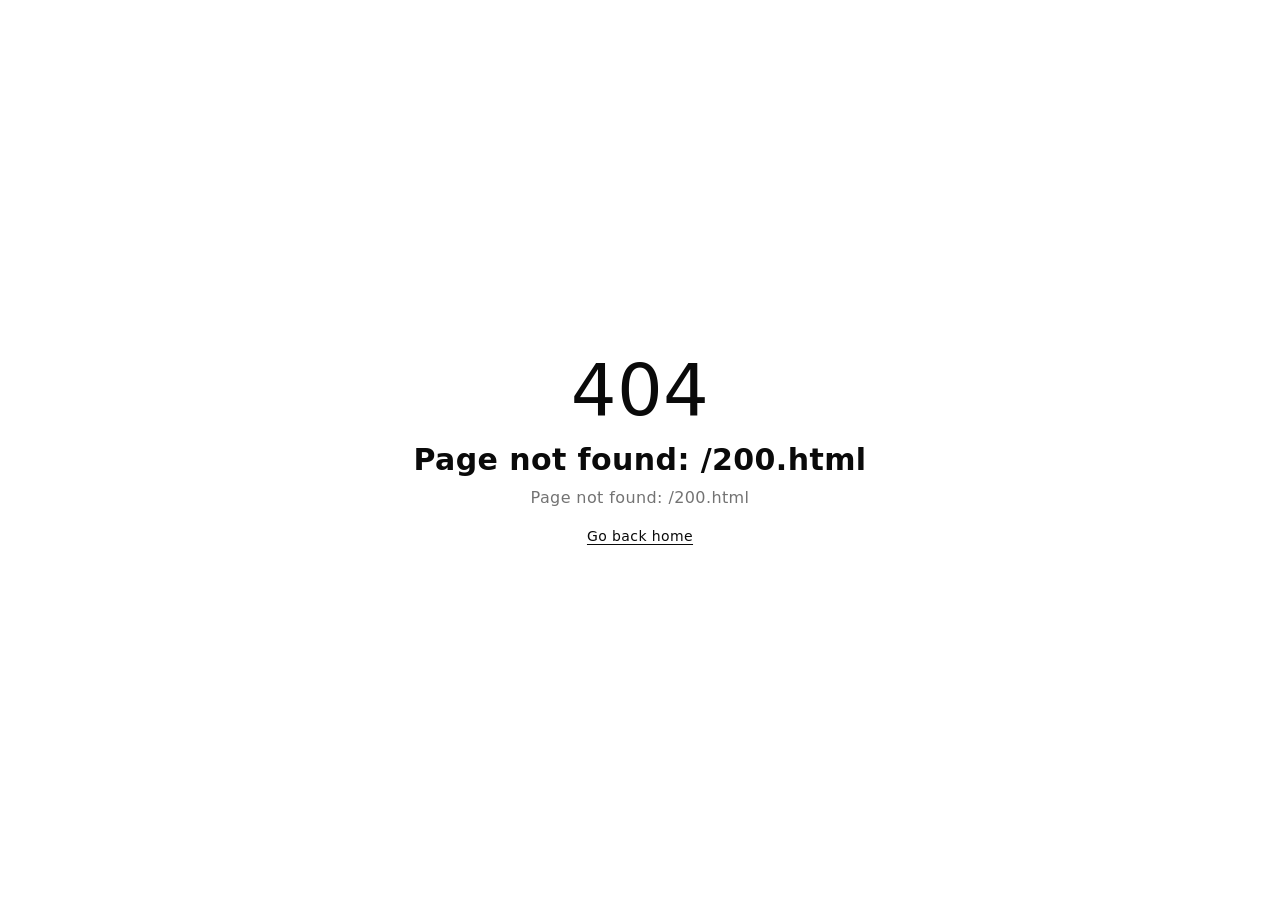
<file: 200.html>
<!DOCTYPE html><html  lang="zh-CN"><head><meta charset="utf-8"><meta name="viewport" content="width=device-width, initial-scale=1"><script type="importmap">{"imports":{"#entry":"/_nuxt/CUz45-2j.js"}}</script><link rel="stylesheet" href="/_nuxt/entry.j0DMsfi2.css" crossorigin><link rel="modulepreload" as="script" crossorigin href="/_nuxt/CUz45-2j.js"><link rel="modulepreload" as="script" crossorigin href="/_nuxt/BEDXx6pQ.js"><link rel="modulepreload" as="script" crossorigin href="/_nuxt/C9z4Pgk2.js"><script type="module" src="/_nuxt/CUz45-2j.js" crossorigin></script><link rel="prefetch" as="script" crossorigin href="/_nuxt/CGBMiuYq.js"><link rel="prefetch" as="script" crossorigin href="/_nuxt/DX6k7qj_.js"><link rel="prefetch" as="style" crossorigin href="/_nuxt/error-404.DpKY_dMl.css"><link rel="prefetch" as="script" crossorigin href="/_nuxt/BPau62NI.js"><link rel="prefetch" as="style" crossorigin href="/_nuxt/error-500.CmR4p1fc.css"><link rel="prefetch" as="script" crossorigin href="/_nuxt/9loH3uzp.js"><meta name="theme-color" content="#05080E"><link rel="icon" type="image/svg+xml" href="/favicon.svg"><meta name="robots" content="index, follow, max-image-preview:large, max-snippet:-1, max-video-preview:-1" /></head><body><div id="__nuxt"></div><div id="teleports"></div><script>window.__NUXT_SITE_CONFIG__=(function(a){return {_priority:{env:-15,url:a,name:a,defaultLocale:-2},defaultLocale:"zh-CN",env:"production",indexable:true,name:"RustCam",url:"https:\u002F\u002Fwww.rustcam.com"}}(-3))</script><script>window.__NUXT__={};window.__NUXT__.config={public:{i18n:{baseUrl:"",defaultLocale:"zh",rootRedirect:"",redirectStatusCode:302,skipSettingLocaleOnNavigate:false,locales:[{code:"zh",language:"zh-CN",name:"中文",domains:[],defaultForDomains:[]},{code:"en",language:"en-US",name:"English",domains:[],defaultForDomains:[]}],detectBrowserLanguage:false,experimental:{localeDetector:"",typedPages:true,typedOptionsAndMessages:false,alternateLinkCanonicalQueries:true,devCache:false,cacheLifetime:"",stripMessagesPayload:false,preload:false,strictSeo:false,nitroContextDetection:true,httpCacheDuration:10,compactRoutes:false,prerenderMessages:false,optimizeMessageBundling:true},domainLocales:{zh:{domain:""},en:{domain:""}}},"nuxt-robots":{version:"7.0.2",debug:false,credits:true,groups:[{userAgent:["*"],allow:["/","/en"],comment:[],disallow:[],contentUsage:[],contentSignal:[],_indexable:true,_rules:[{pattern:"/",allow:true},{pattern:"/en",allow:true}],_normalized:true}],sitemap:["/sitemap_index.xml"],header:true,robotsEnabledValue:"index, follow, max-image-preview:large, max-snippet:-1, max-video-preview:-1",robotsDisabledValue:"noindex, nofollow",cacheControl:"max-age=14400, must-revalidate",botDetection:true}},app:{baseURL:"/",buildId:"df4fccc4-9684-4685-96e1-188865fb1d0c",buildAssetsDir:"/_nuxt/",cdnURL:""}}</script><script type="application/json" data-nuxt-data="nuxt-app" data-ssr="false" id="__NUXT_DATA__">[{"prerenderedAt":1,"serverRendered":2},1793958312475,false]</script></body></html>
</file>
<file: _nuxt/error-404.DpKY_dMl.css>
.grid[data-v-55415188]{display:grid}.mb-2[data-v-55415188]{margin-bottom:.5rem}.mb-4[data-v-55415188]{margin-bottom:1rem}.max-w-520px[data-v-55415188]{max-width:520px}.min-h-screen[data-v-55415188]{min-height:100vh}.w-full[data-v-55415188]{width:100%}.flex[data-v-55415188]{display:flex}.cursor-pointer[data-v-55415188]{cursor:pointer}.appearance-none[data-v-55415188]{appearance:none}.place-content-center[data-v-55415188]{place-content:center}.items-center[data-v-55415188]{align-items:center}.justify-center[data-v-55415188]{justify-content:center}.overflow-hidden[data-v-55415188]{overflow:hidden}.border-0[data-v-55415188]{border-width:0}.bg-transparent[data-v-55415188]{background-color:#0000}.bg-white[data-v-55415188]{--un-bg-opacity:1;background-color:rgb(255 255 255/var(--un-bg-opacity))}.p-0[data-v-55415188]{padding:0}.px-2[data-v-55415188]{padding-left:.5rem;padding-right:.5rem}.text-center[data-v-55415188]{text-align:center}.text-\[56px\][data-v-55415188]{font-size:56px}.text-2xl[data-v-55415188]{font-size:1.5rem;line-height:2rem}.text-sm[data-v-55415188]{font-size:.875rem;line-height:1.25rem}.text-neutral-500[data-v-55415188]{--un-text-opacity:1;color:rgb(115 115 115/var(--un-text-opacity))}.text-neutral-950[data-v-55415188]{--un-text-opacity:1;color:rgb(10 10 10/var(--un-text-opacity))}.hover\:text-\[\#00DC82\][data-v-55415188]:hover{--un-text-opacity:1;color:rgb(0 220 130/var(--un-text-opacity))}.text-inherit[data-v-55415188]{color:inherit}.font-medium[data-v-55415188]{font-weight:500}.font-semibold[data-v-55415188]{font-weight:600}.leading-none[data-v-55415188]{line-height:1}.tracking-wide[data-v-55415188]{letter-spacing:.025em}.font-sans[data-v-55415188]{font-family:ui-sans-serif,system-ui,-apple-system,BlinkMacSystemFont,Segoe UI,Roboto,Helvetica Neue,Arial,Noto Sans,sans-serif,Apple Color Emoji,Segoe UI Emoji,Segoe UI Symbol,Noto Color Emoji}.tabular-nums[data-v-55415188]{--un-numeric-spacing:tabular-nums;font-variant-numeric:var(--un-ordinal) var(--un-slashed-zero) var(--un-numeric-figure) var(--un-numeric-spacing) var(--un-numeric-fraction)}.underline[data-v-55415188]{text-decoration-line:underline}.underline-offset-3[data-v-55415188]{text-underline-offset:3px}.antialiased[data-v-55415188]{-webkit-font-smoothing:antialiased;-moz-osx-font-smoothing:grayscale}@media (prefers-color-scheme:dark){.dark\:bg-neutral-950[data-v-55415188]{--un-bg-opacity:1;background-color:rgb(10 10 10/var(--un-bg-opacity))}.dark\:text-white[data-v-55415188]{--un-text-opacity:1;color:rgb(255 255 255/var(--un-text-opacity))}}@media (width>=640px){.sm\:text-\[72px\][data-v-55415188]{font-size:72px}.sm\:text-3xl[data-v-55415188]{font-size:1.875rem;line-height:2.25rem}}
</file>
<file: _nuxt/error-500.CmR4p1fc.css>
.grid[data-v-30c65fa3]{display:grid}.mb-2[data-v-30c65fa3]{margin-bottom:.5rem}.mb-4[data-v-30c65fa3]{margin-bottom:1rem}.max-w-520px[data-v-30c65fa3]{max-width:520px}.min-h-screen[data-v-30c65fa3]{min-height:100vh}.place-content-center[data-v-30c65fa3]{place-content:center}.overflow-hidden[data-v-30c65fa3]{overflow:hidden}.bg-white[data-v-30c65fa3]{--un-bg-opacity:1;background-color:rgb(255 255 255/var(--un-bg-opacity))}.px-2[data-v-30c65fa3]{padding-left:.5rem;padding-right:.5rem}.text-center[data-v-30c65fa3]{text-align:center}.text-\[56px\][data-v-30c65fa3]{font-size:56px}.text-2xl[data-v-30c65fa3]{font-size:1.5rem;line-height:2rem}.text-neutral-500[data-v-30c65fa3]{--un-text-opacity:1;color:rgb(115 115 115/var(--un-text-opacity))}.text-neutral-950[data-v-30c65fa3]{--un-text-opacity:1;color:rgb(10 10 10/var(--un-text-opacity))}.font-medium[data-v-30c65fa3]{font-weight:500}.font-semibold[data-v-30c65fa3]{font-weight:600}.leading-none[data-v-30c65fa3]{line-height:1}.tracking-wide[data-v-30c65fa3]{letter-spacing:.025em}.font-sans[data-v-30c65fa3]{font-family:ui-sans-serif,system-ui,-apple-system,BlinkMacSystemFont,Segoe UI,Roboto,Helvetica Neue,Arial,Noto Sans,sans-serif,Apple Color Emoji,Segoe UI Emoji,Segoe UI Symbol,Noto Color Emoji}.tabular-nums[data-v-30c65fa3]{--un-numeric-spacing:tabular-nums;font-variant-numeric:var(--un-ordinal) var(--un-slashed-zero) var(--un-numeric-figure) var(--un-numeric-spacing) var(--un-numeric-fraction)}.antialiased[data-v-30c65fa3]{-webkit-font-smoothing:antialiased;-moz-osx-font-smoothing:grayscale}@media (prefers-color-scheme:dark){.dark\:bg-neutral-950[data-v-30c65fa3]{--un-bg-opacity:1;background-color:rgb(10 10 10/var(--un-bg-opacity))}.dark\:text-white[data-v-30c65fa3]{--un-text-opacity:1;color:rgb(255 255 255/var(--un-text-opacity))}}@media (width>=640px){.sm\:text-\[72px\][data-v-30c65fa3]{font-size:72px}.sm\:text-3xl[data-v-30c65fa3]{font-size:1.875rem;line-height:2.25rem}}
</file>
<file: _nuxt/entry.j0DMsfi2.css>
/*! tailwindcss v4.3.3 | MIT License | https://tailwindcss.com */
@layer properties{@supports (((-webkit-hyphens:none)) and (not (margin-trim:inline))) or ((-moz-orient:inline) and (not (color:rgb(from red r g b)))){*,::backdrop,:after,:before{--tw-translate-x:0;--tw-translate-y:0;--tw-translate-z:0;--tw-rotate-x:initial;--tw-rotate-y:initial;--tw-rotate-z:initial;--tw-skew-x:initial;--tw-skew-y:initial;--tw-space-y-reverse:0;--tw-border-style:solid;--tw-leading:initial;--tw-font-weight:initial;--tw-tracking:initial;--tw-ordinal:initial;--tw-slashed-zero:initial;--tw-numeric-figure:initial;--tw-numeric-spacing:initial;--tw-numeric-fraction:initial;--tw-blur:initial;--tw-brightness:initial;--tw-contrast:initial;--tw-grayscale:initial;--tw-hue-rotate:initial;--tw-invert:initial;--tw-opacity:initial;--tw-saturate:initial;--tw-sepia:initial;--tw-drop-shadow:initial;--tw-drop-shadow-color:initial;--tw-drop-shadow-alpha:100%;--tw-drop-shadow-size:initial;--tw-backdrop-blur:initial;--tw-backdrop-brightness:initial;--tw-backdrop-contrast:initial;--tw-backdrop-grayscale:initial;--tw-backdrop-hue-rotate:initial;--tw-backdrop-invert:initial;--tw-backdrop-opacity:initial;--tw-backdrop-saturate:initial;--tw-backdrop-sepia:initial;--tw-duration:initial;--tw-ease:initial;--tw-shadow:0 0 #0000;--tw-shadow-color:initial;--tw-shadow-alpha:100%;--tw-inset-shadow:0 0 #0000;--tw-inset-shadow-color:initial;--tw-inset-shadow-alpha:100%;--tw-ring-color:initial;--tw-ring-shadow:0 0 #0000;--tw-inset-ring-color:initial;--tw-inset-ring-shadow:0 0 #0000;--tw-ring-inset:initial;--tw-ring-offset-width:0px;--tw-ring-offset-color:#fff;--tw-ring-offset-shadow:0 0 #0000}}}@layer theme{:host,:root{--font-sans:ui-sans-serif, system-ui, -apple-system, "Segoe UI", "PingFang SC", "Microsoft YaHei", "Hiragino Sans GB", sans-serif;--font-mono:ui-monospace, SFMono-Regular, Menlo, Consolas, "Liberation Mono", monospace;--color-slate-200:oklch(92.9% .013 255.508);--color-slate-300:oklch(86.9% .022 252.894);--color-white:#fff;--spacing:.25rem;--container-xs:20rem;--container-xl:36rem;--container-2xl:42rem;--container-3xl:48rem;--container-6xl:72rem;--text-xs:.75rem;--text-xs--line-height:calc(1 / .75);--text-sm:.875rem;--text-sm--line-height:calc(1.25 / .875);--text-base:1rem;--text-base--line-height:calc(1.5);--text-lg:1.125rem;--text-lg--line-height:calc(1.75 / 1.125);--text-xl:1.25rem;--text-xl--line-height:calc(1.4);--text-2xl:1.5rem;--text-2xl--line-height:calc(2 / 1.5);--text-3xl:1.875rem;--text-3xl--line-height:calc(1.2);--text-4xl:2.25rem;--text-4xl--line-height:calc(2.5 / 2.25);--text-5xl:3rem;--text-5xl--line-height:1;--text-6xl:3.75rem;--text-6xl--line-height:1;--font-weight-medium:500;--font-weight-semibold:600;--tracking-tight:-.025em;--tracking-wide:.025em;--tracking-widest:.1em;--leading-tight:1.25;--leading-relaxed:1.625;--radius-md:.375rem;--radius-lg:.5rem;--radius-xl:.75rem;--ease-out:cubic-bezier(0, 0, .2, 1);--animate-ping:ping 1s cubic-bezier(0, 0, .2, 1) infinite;--animate-pulse:pulse 2s cubic-bezier(.4, 0, .6, 1) infinite;--blur-sm:8px;--blur-xl:24px;--aspect-video:16 / 9;--default-transition-duration:.15s;--default-transition-timing-function:cubic-bezier(.4, 0, .2, 1);--default-font-family:var(--font-sans);--default-mono-font-family:var(--font-mono);--color-ink-950:#05080e;--color-ink-900:#0a1018;--color-accent:#22d3ee;--color-accent-blue:#3b82f6;--color-accent-amber:#f59e0b;--color-muted:#8a9bae}}@layer base{*,::backdrop,:after,:before{box-sizing:border-box;border:0 solid;margin:0;padding:0}::file-selector-button{box-sizing:border-box;border:0 solid;margin:0;padding:0}:host,html{-webkit-text-size-adjust:100%;tab-size:4;line-height:1.5;font-family:var(--default-font-family,-apple-system,BlinkMacSystemFont,"Segoe UI",Roboto,"Helvetica Neue","Noto Sans",Arial,sans-serif,"Apple Color Emoji","Segoe UI Emoji","Segoe UI Symbol","Noto Color Emoji");font-feature-settings:var(--default-font-feature-settings,normal);font-variation-settings:var(--default-font-variation-settings,normal);-webkit-tap-highlight-color:transparent}hr{height:0;color:inherit;border-top-width:1px}abbr:where([title]){-webkit-text-decoration:underline dotted;text-decoration:underline dotted}h1,h2,h3,h4,h5,h6{font-size:inherit;font-weight:inherit}a{color:inherit;-webkit-text-decoration:inherit;-webkit-text-decoration:inherit;text-decoration:inherit}b,strong{font-weight:bolder}code,kbd,pre,samp{font-family:var(--default-mono-font-family,ui-monospace,SFMono-Regular,Menlo,Monaco,Consolas,"Liberation Mono","Courier New",monospace);font-feature-settings:var(--default-mono-font-feature-settings,normal);font-variation-settings:var(--default-mono-font-variation-settings,normal);font-size:1em}small{font-size:80%}sub,sup{vertical-align:baseline;font-size:75%;line-height:0;position:relative}sub{bottom:-.25em}sup{top:-.5em}table{text-indent:0;border-color:inherit;border-collapse:collapse}:-moz-focusring:where(:not(iframe)){outline:auto}progress{vertical-align:baseline}summary{display:list-item}menu,ol,ul{list-style:none}audio,canvas,embed,iframe,img,object,svg,video{vertical-align:middle;display:block}img,video{max-width:100%;height:auto}button,input,optgroup,select,textarea{font:inherit;font-feature-settings:inherit;font-variation-settings:inherit;letter-spacing:inherit;color:inherit;opacity:1;background-color:#0000;border-radius:0}::file-selector-button{font:inherit;font-feature-settings:inherit;font-variation-settings:inherit;letter-spacing:inherit;color:inherit;opacity:1;background-color:#0000;border-radius:0}:where(select:is([multiple],[size])) optgroup{font-weight:bolder}:where(select:is([multiple],[size])) optgroup option{padding-inline-start:20px}::file-selector-button{margin-inline-end:4px}::placeholder{opacity:1}@supports (not ((-webkit-appearance:-apple-pay-button))) or (contain-intrinsic-size:1px){::placeholder{color:currentColor}@supports (color:color-mix(in lab,red,red)){::placeholder{color:color-mix(in oklab,currentcolor 50%,transparent)}}}textarea{resize:vertical}::-webkit-search-decoration{-webkit-appearance:none}::-webkit-date-and-time-value{min-height:1lh;text-align:inherit}::-webkit-datetime-edit{display:inline-flex}::-webkit-datetime-edit-fields-wrapper{padding:0}::-webkit-datetime-edit{padding-block:0}::-webkit-datetime-edit-day-field{padding-block:0}::-webkit-datetime-edit-hour-field{padding-block:0}::-webkit-datetime-edit-meridiem-field{padding-block:0}::-webkit-datetime-edit-millisecond-field{padding-block:0}::-webkit-datetime-edit-minute-field{padding-block:0}::-webkit-datetime-edit-month-field{padding-block:0}::-webkit-datetime-edit-second-field{padding-block:0}::-webkit-datetime-edit-year-field{padding-block:0}::-webkit-calendar-picker-indicator{line-height:1}:-moz-ui-invalid{box-shadow:none}button,input:where([type=button],[type=reset],[type=submit]){appearance:button}::file-selector-button{appearance:button}::-webkit-inner-spin-button{height:auto}::-webkit-outer-spin-button{height:auto}[hidden]:where(:not([hidden=until-found])){display:none!important}html{scroll-behavior:smooth;-webkit-text-size-adjust:100%}body{background-color:var(--color-ink-950);color:#e6edf5;font-family:var(--font-sans);-webkit-font-smoothing:antialiased;overflow-x:hidden}::-moz-selection{color:#fff;background:#22d3ee4d}::selection{background:#22d3ee4d}@supports (color:color-mix(in lab,red,red)){::selection{background:color-mix(in srgb,var(--color-accent) 30%,transparent)}}::selection{color:#fff}:focus-visible{outline:2px solid var(--color-accent);outline-offset:2px}}@layer components;@layer utilities{.pointer-events-none{pointer-events:none}.sr-only{clip-path:inset(50%);white-space:nowrap;border-width:0;width:1px;height:1px;margin:-1px;padding:0;overflow:hidden}.absolute,.sr-only{position:absolute}.fixed{position:fixed}.relative{position:relative}.sticky{position:sticky}.inset-0{inset:0}.inset-x-0{inset-inline:0}.-top-40{top:calc(var(--spacing) * -40)}.top-0{top:0}.-right-6{right:calc(var(--spacing) * -6)}.-bottom-6{bottom:calc(var(--spacing) * -6)}.left-1\/2{left:50%}.-z-10{z-index:calc(-10)}.z-50{z-index:50}.z-\[100\]{z-index:100}.mx-auto{margin-inline:auto}.mt-0\.5{margin-top:calc(var(--spacing) * .5)}.mt-1{margin-top:var(--spacing)}.mt-1\.5{margin-top:calc(var(--spacing) * 1.5)}.mt-2{margin-top:calc(var(--spacing) * 2)}.mt-2\.5{margin-top:calc(var(--spacing) * 2.5)}.mt-3{margin-top:calc(var(--spacing) * 3)}.mt-4{margin-top:calc(var(--spacing) * 4)}.mt-5{margin-top:calc(var(--spacing) * 5)}.mt-6{margin-top:calc(var(--spacing) * 6)}.mt-8{margin-top:calc(var(--spacing) * 8)}.mt-9{margin-top:calc(var(--spacing) * 9)}.mt-10{margin-top:calc(var(--spacing) * 10)}.mt-12{margin-top:calc(var(--spacing) * 12)}.mt-14{margin-top:calc(var(--spacing) * 14)}.mt-16{margin-top:calc(var(--spacing) * 16)}.mt-20{margin-top:calc(var(--spacing) * 20)}.mb-3{margin-bottom:calc(var(--spacing) * 3)}.block{display:block}.flex{display:flex}.grid{display:grid}.hidden{display:none}.inline-block{display:inline-block}.inline-flex{display:inline-flex}.aspect-video{aspect-ratio:var(--aspect-video)}.h-1\.5{height:calc(var(--spacing) * 1.5)}.h-2\.5{height:calc(var(--spacing) * 2.5)}.h-5{height:calc(var(--spacing) * 5)}.h-7{height:calc(var(--spacing) * 7)}.h-10{height:calc(var(--spacing) * 10)}.h-11{height:calc(var(--spacing) * 11)}.h-16{height:calc(var(--spacing) * 16)}.h-\[420px\]{height:420px}.h-\[520px\]{height:520px}.h-full{height:100%}.max-h-\[80vh\]{max-height:80vh}.min-h-screen{min-height:100vh}.w-1\.5{width:calc(var(--spacing) * 1.5)}.w-2\.5{width:calc(var(--spacing) * 2.5)}.w-5{width:calc(var(--spacing) * 5)}.w-7{width:calc(var(--spacing) * 7)}.w-10{width:calc(var(--spacing) * 10)}.w-11{width:calc(var(--spacing) * 11)}.w-\[820px\]{width:820px}.w-auto{width:auto}.w-full{width:100%}.max-w-2xl{max-width:var(--container-2xl)}.max-w-3xl{max-width:var(--container-3xl)}.max-w-6xl{max-width:var(--container-6xl)}.max-w-xl{max-width:var(--container-xl)}.max-w-xs{max-width:var(--container-xs)}.min-w-\[640px\]{min-width:640px}.min-w-\[720px\]{min-width:720px}.flex-1{flex:1}.shrink-0{flex-shrink:0}.-translate-x-1\/2{--tw-translate-x:calc(-50%)}.-translate-x-1\/2,.translate-y-0,.translate-y-4{translate:var(--tw-translate-x) var(--tw-translate-y)}.translate-y-0{--tw-translate-y:0px}.translate-y-4{--tw-translate-y:calc(var(--spacing) * 4)}.transform{transform:var(--tw-rotate-x,) var(--tw-rotate-y,) var(--tw-rotate-z,) var(--tw-skew-x,) var(--tw-skew-y,)}.animate-ping{animation:var(--animate-ping)}.animate-pulse{animation:var(--animate-pulse)}.cursor-pointer{cursor:pointer}.list-none{list-style-type:none}.grid-cols-2{grid-template-columns:repeat(2,minmax(0,1fr))}.grid-cols-4{grid-template-columns:repeat(4,minmax(0,1fr))}.flex-col{flex-direction:column}.flex-wrap{flex-wrap:wrap}.items-center{align-items:center}.justify-between{justify-content:space-between}.justify-center{justify-content:center}.gap-1{gap:var(--spacing)}.gap-2{gap:calc(var(--spacing) * 2)}.gap-2\.5{gap:calc(var(--spacing) * 2.5)}.gap-3{gap:calc(var(--spacing) * 3)}.gap-4{gap:calc(var(--spacing) * 4)}.gap-5{gap:calc(var(--spacing) * 5)}.gap-6{gap:calc(var(--spacing) * 6)}.gap-8{gap:calc(var(--spacing) * 8)}.gap-10{gap:calc(var(--spacing) * 10)}.gap-14{gap:calc(var(--spacing) * 14)}.gap-16{gap:calc(var(--spacing) * 16)}.gap-px{gap:1px}:where(.space-y-2>:not(:last-child)){--tw-space-y-reverse:0;margin-block-start:calc((var(--spacing) * 2) * var(--tw-space-y-reverse));margin-block-end:calc((var(--spacing) * 2) * (1 - var(--tw-space-y-reverse)))}:where(.space-y-2\.5>:not(:last-child)){--tw-space-y-reverse:0;margin-block-start:calc((var(--spacing) * 2.5) * var(--tw-space-y-reverse));margin-block-end:calc((var(--spacing) * 2.5) * (1 - var(--tw-space-y-reverse)))}:where(.space-y-3>:not(:last-child)){--tw-space-y-reverse:0;margin-block-start:calc((var(--spacing) * 3) * var(--tw-space-y-reverse));margin-block-end:calc((var(--spacing) * 3) * (1 - var(--tw-space-y-reverse)))}:where(.space-y-4>:not(:last-child)){--tw-space-y-reverse:0;margin-block-start:calc((var(--spacing) * 4) * var(--tw-space-y-reverse));margin-block-end:calc((var(--spacing) * 4) * (1 - var(--tw-space-y-reverse)))}:where(.space-y-6>:not(:last-child)){--tw-space-y-reverse:0;margin-block-start:calc((var(--spacing) * 6) * var(--tw-space-y-reverse));margin-block-end:calc((var(--spacing) * 6) * (1 - var(--tw-space-y-reverse)))}.gap-x-6{-moz-column-gap:calc(var(--spacing) * 6);column-gap:calc(var(--spacing) * 6)}.gap-y-8{row-gap:calc(var(--spacing) * 8)}.overflow-hidden{overflow:hidden}.overflow-x-auto{overflow-x:auto}.panel{background-color:#0a1018d9;border:1px solid #ffffff14;border-radius:1rem}.rounded-full{border-radius:2147483647px}.rounded-lg{border-radius:var(--radius-lg)}.rounded-md{border-radius:var(--radius-md)}.rounded-xl{border-radius:var(--radius-xl)}.border{border-style:var(--tw-border-style);border-width:1px}.border-y{border-block-style:var(--tw-border-style);border-block-width:1px}.border-t{border-top-style:var(--tw-border-style);border-top-width:1px}.border-b{border-bottom-style:var(--tw-border-style);border-bottom-width:1px}.border-accent\/25{border-color:#22d3ee40}@supports (color:color-mix(in lab,red,red)){.panel{background-color:color-mix(in srgb,var(--color-ink-900) 85%,transparent)}.border-accent\/25{border-color:color-mix(in oklab,var(--color-accent) 25%,transparent)}}.border-accent\/30{border-color:#22d3ee4d}@supports (color:color-mix(in lab,red,red)){.border-accent\/30{border-color:color-mix(in oklab,var(--color-accent) 30%,transparent)}}.border-accent\/40{border-color:#22d3ee66}@supports (color:color-mix(in lab,red,red)){.border-accent\/40{border-color:color-mix(in oklab,var(--color-accent) 40%,transparent)}}.border-white\/5{border-color:#ffffff0d}@supports (color:color-mix(in lab,red,red)){.border-white\/5{border-color:color-mix(in oklab,var(--color-white) 5%,transparent)}}.border-white\/10{border-color:#ffffff1a}@supports (color:color-mix(in lab,red,red)){.border-white\/10{border-color:color-mix(in oklab,var(--color-white) 10%,transparent)}}.border-white\/15{border-color:#ffffff26}.bg-accent{background-color:var(--color-accent)}.bg-accent-amber{background-color:var(--color-accent-amber)}.bg-accent-amber\/12{background-color:#f59e0b1f}@supports (color:color-mix(in lab,red,red)){.border-white\/15{border-color:color-mix(in oklab,var(--color-white) 15%,transparent)}.bg-accent-amber\/12{background-color:color-mix(in oklab,var(--color-accent-amber) 12%,transparent)}}.bg-accent\/10{background-color:#22d3ee1a}@supports (color:color-mix(in lab,red,red)){.bg-accent\/10{background-color:color-mix(in oklab,var(--color-accent) 10%,transparent)}}.bg-accent\/12{background-color:#22d3ee1f}@supports (color:color-mix(in lab,red,red)){.bg-accent\/12{background-color:color-mix(in oklab,var(--color-accent) 12%,transparent)}}.bg-accent\/15{background-color:#22d3ee26}@supports (color:color-mix(in lab,red,red)){.bg-accent\/15{background-color:color-mix(in oklab,var(--color-accent) 15%,transparent)}}.bg-ink-900\/40{background-color:#0a101866}@supports (color:color-mix(in lab,red,red)){.bg-ink-900\/40{background-color:color-mix(in oklab,var(--color-ink-900) 40%,transparent)}}.bg-ink-900\/60{background-color:#0a101899}@supports (color:color-mix(in lab,red,red)){.bg-ink-900\/60{background-color:color-mix(in oklab,var(--color-ink-900) 60%,transparent)}}.bg-ink-900\/80{background-color:#0a1018cc}@supports (color:color-mix(in lab,red,red)){.bg-ink-900\/80{background-color:color-mix(in oklab,var(--color-ink-900) 80%,transparent)}}.bg-ink-900\/90{background-color:#0a1018e6}@supports (color:color-mix(in lab,red,red)){.bg-ink-900\/90{background-color:color-mix(in oklab,var(--color-ink-900) 90%,transparent)}}.bg-ink-900\/95{background-color:#0a1018f2}@supports (color:color-mix(in lab,red,red)){.bg-ink-900\/95{background-color:color-mix(in oklab,var(--color-ink-900) 95%,transparent)}}.bg-ink-950{background-color:var(--color-ink-950)}.bg-ink-950\/80{background-color:#05080ecc}@supports (color:color-mix(in lab,red,red)){.bg-ink-950\/80{background-color:color-mix(in oklab,var(--color-ink-950) 80%,transparent)}}.bg-ink-950\/92{background-color:#05080eeb}@supports (color:color-mix(in lab,red,red)){.bg-ink-950\/92{background-color:color-mix(in oklab,var(--color-ink-950) 92%,transparent)}}.bg-ink-950\/95{background-color:#05080ef2}@supports (color:color-mix(in lab,red,red)){.bg-ink-950\/95{background-color:color-mix(in oklab,var(--color-ink-950) 95%,transparent)}}.bg-white\/5{background-color:#ffffff0d}@supports (color:color-mix(in lab,red,red)){.bg-white\/5{background-color:color-mix(in oklab,var(--color-white) 5%,transparent)}}.bg-grid{background-image:linear-gradient(90deg,#94a3b80f 1px,#0000 0),linear-gradient(#94a3b80f 1px,#0000 0);background-size:24px 24px}.text-gradient{background-image:linear-gradient(100deg,var(--color-accent) 0,#7dd3fc 40%,var(--color-accent-blue) 100%);color:#0000;-webkit-background-clip:text;background-clip:text}.bg-\[radial-gradient\(50\%_80\%_at_50\%_0\%\,rgba\(34\,211\,238\,0\.16\)\,transparent_70\%\)\]{background-image:radial-gradient(50% 80% at 50% 0,#22d3ee29,#0000 70%)}.bg-\[radial-gradient\(60\%_60\%_at_50\%_0\%\,rgba\(34\,211\,238\,0\.16\)\,transparent_70\%\)\]{background-image:radial-gradient(60% 60% at 50% 0,#22d3ee29,#0000 70%)}.object-contain{-o-object-fit:contain;object-fit:contain}.object-cover{-o-object-fit:cover;object-fit:cover}.object-top{-o-object-position:top;object-position:top}.p-0\.5{padding:calc(var(--spacing) * .5)}.p-2{padding:calc(var(--spacing) * 2)}.p-4{padding:calc(var(--spacing) * 4)}.p-5{padding:calc(var(--spacing) * 5)}.p-6{padding:calc(var(--spacing) * 6)}.p-7{padding:calc(var(--spacing) * 7)}.p-10{padding:calc(var(--spacing) * 10)}.px-2{padding-inline:calc(var(--spacing) * 2)}.px-2\.5{padding-inline:calc(var(--spacing) * 2.5)}.px-3{padding-inline:calc(var(--spacing) * 3)}.px-4{padding-inline:calc(var(--spacing) * 4)}.px-5{padding-inline:calc(var(--spacing) * 5)}.px-6{padding-inline:calc(var(--spacing) * 6)}.py-1{padding-block:var(--spacing)}.py-1\.5{padding-block:calc(var(--spacing) * 1.5)}.py-2{padding-block:calc(var(--spacing) * 2)}.py-2\.5{padding-block:calc(var(--spacing) * 2.5)}.py-3{padding-block:calc(var(--spacing) * 3)}.py-3\.5{padding-block:calc(var(--spacing) * 3.5)}.py-4{padding-block:calc(var(--spacing) * 4)}.py-6{padding-block:calc(var(--spacing) * 6)}.py-14{padding-block:calc(var(--spacing) * 14)}.py-20{padding-block:calc(var(--spacing) * 20)}.py-24{padding-block:calc(var(--spacing) * 24)}.pt-24{padding-top:calc(var(--spacing) * 24)}.pb-20{padding-bottom:calc(var(--spacing) * 20)}.text-center{text-align:center}.text-left{text-align:left}.font-mono{font-family:var(--font-mono)}.text-2xl{font-size:var(--text-2xl);line-height:var(--tw-leading,var(--text-2xl--line-height))}.text-3xl{font-size:var(--text-3xl);line-height:var(--tw-leading,var(--text-3xl--line-height))}.text-4xl{font-size:var(--text-4xl);line-height:var(--tw-leading,var(--text-4xl--line-height))}.text-base{font-size:var(--text-base);line-height:var(--tw-leading,var(--text-base--line-height))}.text-lg{font-size:var(--text-lg);line-height:var(--tw-leading,var(--text-lg--line-height))}.text-sm{font-size:var(--text-sm);line-height:var(--tw-leading,var(--text-sm--line-height))}.text-xl{font-size:var(--text-xl);line-height:var(--tw-leading,var(--text-xl--line-height))}.text-xs{font-size:var(--text-xs);line-height:var(--tw-leading,var(--text-xs--line-height))}.text-\[10px\]{font-size:10px}.leading-relaxed{--tw-leading:var(--leading-relaxed);line-height:var(--leading-relaxed)}.leading-tight{--tw-leading:var(--leading-tight);line-height:var(--leading-tight)}.font-medium{--tw-font-weight:var(--font-weight-medium);font-weight:var(--font-weight-medium)}.font-semibold{--tw-font-weight:var(--font-weight-semibold);font-weight:var(--font-weight-semibold)}.tracking-\[0\.2em\]{--tw-tracking:.2em;letter-spacing:.2em}.tracking-\[0\.18em\]{--tw-tracking:.18em;letter-spacing:.18em}.tracking-\[0\.24em\]{--tw-tracking:.24em;letter-spacing:.24em}.tracking-tight{--tw-tracking:var(--tracking-tight);letter-spacing:var(--tracking-tight)}.tracking-wide{--tw-tracking:var(--tracking-wide);letter-spacing:var(--tracking-wide)}.tracking-widest{--tw-tracking:var(--tracking-widest);letter-spacing:var(--tracking-widest)}.text-accent{color:var(--color-accent)}.text-accent\!{color:var(--color-accent)!important}.text-accent-amber{color:var(--color-accent-amber)}.text-ink-950{color:var(--color-ink-950)}.text-muted{color:var(--color-muted)}.text-slate-200{color:var(--color-slate-200)}.text-slate-300{color:var(--color-slate-300)}.text-white{color:var(--color-white)}.uppercase{text-transform:uppercase}.tabular-nums{--tw-numeric-spacing:tabular-nums;font-variant-numeric:var(--tw-ordinal,) var(--tw-slashed-zero,) var(--tw-numeric-figure,) var(--tw-numeric-spacing,) var(--tw-numeric-fraction,)}.opacity-0{opacity:0}.opacity-25{opacity:.25}.opacity-60{opacity:.6}.opacity-70{opacity:.7}.opacity-100{opacity:1}.blur-\[120px\]{--tw-blur:blur(120px);filter:var(--tw-blur,) var(--tw-brightness,) var(--tw-contrast,) var(--tw-grayscale,) var(--tw-hue-rotate,) var(--tw-invert,) var(--tw-saturate,) var(--tw-sepia,) var(--tw-drop-shadow,)}.backdrop-blur{--tw-backdrop-blur:blur(8px)}.backdrop-blur,.backdrop-blur-sm,.backdrop-blur-xl{-webkit-backdrop-filter:var(--tw-backdrop-blur,) var(--tw-backdrop-brightness,) var(--tw-backdrop-contrast,) var(--tw-backdrop-grayscale,) var(--tw-backdrop-hue-rotate,) var(--tw-backdrop-invert,) var(--tw-backdrop-opacity,) var(--tw-backdrop-saturate,) var(--tw-backdrop-sepia,);backdrop-filter:var(--tw-backdrop-blur,) var(--tw-backdrop-brightness,) var(--tw-backdrop-contrast,) var(--tw-backdrop-grayscale,) var(--tw-backdrop-hue-rotate,) var(--tw-backdrop-invert,) var(--tw-backdrop-opacity,) var(--tw-backdrop-saturate,) var(--tw-backdrop-sepia,)}.backdrop-blur-sm{--tw-backdrop-blur:blur(var(--blur-sm))}.backdrop-blur-xl{--tw-backdrop-blur:blur(var(--blur-xl))}.transition-\[opacity\,transform\]{transition-property:opacity,transform}.transition-\[opacity\,transform\],.transition-all,.transition-colors,.transition-transform{transition-timing-function:var(--tw-ease,var(--default-transition-timing-function));transition-duration:var(--tw-duration,var(--default-transition-duration))}.transition-all{transition-property:all}.transition-colors{transition-property:color,background-color,border-color,outline-color,text-decoration-color,fill,stroke,--tw-gradient-from,--tw-gradient-via,--tw-gradient-to}.transition-transform{transition-property:transform,translate,scale,rotate}.duration-300{--tw-duration:.3s;transition-duration:.3s}.duration-500{--tw-duration:.5s;transition-duration:.5s}.duration-700{--tw-duration:.7s;transition-duration:.7s}.ease-out{--tw-ease:var(--ease-out);transition-timing-function:var(--ease-out)}@media (hover:hover){.group-hover\:scale-\[1\.03\]:is(:where(.group):hover *){scale:1.03}.group-hover\:text-accent:is(:where(.group):hover *){color:var(--color-accent)}.hover\:-translate-y-0\.5:hover{--tw-translate-y:calc(var(--spacing) * -.5);translate:var(--tw-translate-x) var(--tw-translate-y)}.hover\:border-accent\/40:hover{border-color:#22d3ee66}@supports (color:color-mix(in lab,red,red)){.hover\:border-accent\/40:hover{border-color:color-mix(in oklab,var(--color-accent) 40%,transparent)}}.hover\:border-accent\/45:hover{border-color:#22d3ee73}@supports (color:color-mix(in lab,red,red)){.hover\:border-accent\/45:hover{border-color:color-mix(in oklab,var(--color-accent) 45%,transparent)}}.hover\:border-accent\/50:hover{border-color:#22d3ee80}.hover\:bg-accent\/85:hover{background-color:#22d3eed9}@supports (color:color-mix(in lab,red,red)){.hover\:border-accent\/50:hover{border-color:color-mix(in oklab,var(--color-accent) 50%,transparent)}.hover\:bg-accent\/85:hover{background-color:color-mix(in oklab,var(--color-accent) 85%,transparent)}}.hover\:bg-white\/5:hover{background-color:#ffffff0d}@supports (color:color-mix(in lab,red,red)){.hover\:bg-white\/5:hover{background-color:color-mix(in oklab,var(--color-white) 5%,transparent)}}.hover\:text-accent:hover{color:var(--color-accent)}.hover\:text-white:hover{color:var(--color-white)}.hover\:shadow-\[0_0_32px_-8px_rgba\(34\,211\,238\,0\.45\)\]:hover{--tw-shadow:0 0 32px -8px var(--tw-shadow-color,#22d3ee73);box-shadow:var(--tw-inset-shadow),var(--tw-inset-ring-shadow),var(--tw-ring-offset-shadow),var(--tw-ring-shadow),var(--tw-shadow)}}.marker\:hidden ::marker{display:none}.marker\:hidden::marker{display:none}.marker\:hidden ::-webkit-details-marker{display:none}.marker\:hidden::-webkit-details-marker{display:none}.last\:border-0:last-child{border-style:var(--tw-border-style);border-width:0}.focus\:not-sr-only:focus{clip-path:none;white-space:normal;width:auto;height:auto;margin:0;padding:0;position:static;overflow:visible}.focus\:absolute:focus{position:absolute}.focus\:top-3:focus{top:calc(var(--spacing) * 3)}.focus\:left-4:focus{left:calc(var(--spacing) * 4)}.focus\:z-50:focus{z-index:50}.focus\:rounded:focus{border-radius:.25rem}.focus\:bg-accent:focus{background-color:var(--color-accent)}.focus\:px-3:focus{padding-inline:calc(var(--spacing) * 3)}.focus\:py-2:focus{padding-block:calc(var(--spacing) * 2)}.focus\:text-sm:focus{font-size:var(--text-sm);line-height:var(--tw-leading,var(--text-sm--line-height))}.focus\:text-ink-950:focus{color:var(--color-ink-950)}@media (width>=40rem){.sm\:col-span-2{grid-column:span 2/span 2}.sm\:w-40{width:calc(var(--spacing) * 40)}.sm\:shrink-0{flex-shrink:0}.sm\:grid-cols-2{grid-template-columns:repeat(2,minmax(0,1fr))}.sm\:grid-cols-4{grid-template-columns:repeat(4,minmax(0,1fr))}.sm\:flex-row{flex-direction:row}.sm\:items-center{align-items:center}.sm\:items-start{align-items:flex-start}.sm\:justify-between{justify-content:space-between}.sm\:gap-6{gap:calc(var(--spacing) * 6)}.sm\:p-14{padding:calc(var(--spacing) * 14)}.sm\:py-24{padding-block:calc(var(--spacing) * 24)}.sm\:py-28{padding-block:calc(var(--spacing) * 28)}.sm\:pt-32{padding-top:calc(var(--spacing) * 32)}.sm\:text-4xl{font-size:var(--text-4xl);line-height:var(--tw-leading,var(--text-4xl--line-height))}.sm\:text-5xl{font-size:var(--text-5xl);line-height:var(--tw-leading,var(--text-5xl--line-height))}}@media (width>=48rem){.md\:flex{display:flex}.md\:hidden{display:none}.md\:grid-cols-2{grid-template-columns:repeat(2,minmax(0,1fr))}.md\:grid-cols-3{grid-template-columns:repeat(3,minmax(0,1fr))}}@media (width>=64rem){.lg\:block{display:block}.lg\:grid-cols-2{grid-template-columns:repeat(2,minmax(0,1fr))}.lg\:grid-cols-3{grid-template-columns:repeat(3,minmax(0,1fr))}.lg\:grid-cols-4{grid-template-columns:repeat(4,minmax(0,1fr))}.lg\:grid-cols-5{grid-template-columns:repeat(5,minmax(0,1fr))}.lg\:grid-cols-\[1\.05fr_0\.95fr\]{grid-template-columns:1.05fr .95fr}.lg\:grid-cols-\[1\.15fr_0\.85fr\]{grid-template-columns:1.15fr .85fr}.lg\:grid-cols-\[1fr_1\.1fr\]{grid-template-columns:1fr 1.1fr}.lg\:grid-cols-\[1fr_1fr\]{grid-template-columns:1fr 1fr}.lg\:items-center{align-items:center}.lg\:text-6xl{font-size:var(--text-6xl);line-height:var(--tw-leading,var(--text-6xl--line-height))}}}@media (prefers-reduced-motion:reduce){html{scroll-behavior:auto}*,:after,:before{transition-duration:.001ms!important;animation-duration:.001ms!important;animation-iteration-count:1!important}}@property --tw-translate-x{syntax:"*";inherits:false;initial-value:0}@property --tw-translate-y{syntax:"*";inherits:false;initial-value:0}@property --tw-translate-z{syntax:"*";inherits:false;initial-value:0}@property --tw-rotate-x{syntax:"*";inherits:false}@property --tw-rotate-y{syntax:"*";inherits:false}@property --tw-rotate-z{syntax:"*";inherits:false}@property --tw-skew-x{syntax:"*";inherits:false}@property --tw-skew-y{syntax:"*";inherits:false}@property --tw-space-y-reverse{syntax:"*";inherits:false;initial-value:0}@property --tw-border-style{syntax:"*";inherits:false;initial-value:solid}@property --tw-leading{syntax:"*";inherits:false}@property --tw-font-weight{syntax:"*";inherits:false}@property --tw-tracking{syntax:"*";inherits:false}@property --tw-ordinal{syntax:"*";inherits:false}@property --tw-slashed-zero{syntax:"*";inherits:false}@property --tw-numeric-figure{syntax:"*";inherits:false}@property --tw-numeric-spacing{syntax:"*";inherits:false}@property --tw-numeric-fraction{syntax:"*";inherits:false}@property --tw-blur{syntax:"*";inherits:false}@property --tw-brightness{syntax:"*";inherits:false}@property --tw-contrast{syntax:"*";inherits:false}@property --tw-grayscale{syntax:"*";inherits:false}@property --tw-hue-rotate{syntax:"*";inherits:false}@property --tw-invert{syntax:"*";inherits:false}@property --tw-opacity{syntax:"*";inherits:false}@property --tw-saturate{syntax:"*";inherits:false}@property --tw-sepia{syntax:"*";inherits:false}@property --tw-drop-shadow{syntax:"*";inherits:false}@property --tw-drop-shadow-color{syntax:"*";inherits:false}@property --tw-drop-shadow-alpha{syntax:"<percentage>";inherits:false;initial-value:100%}@property --tw-drop-shadow-size{syntax:"*";inherits:false}@property --tw-backdrop-blur{syntax:"*";inherits:false}@property --tw-backdrop-brightness{syntax:"*";inherits:false}@property --tw-backdrop-contrast{syntax:"*";inherits:false}@property --tw-backdrop-grayscale{syntax:"*";inherits:false}@property --tw-backdrop-hue-rotate{syntax:"*";inherits:false}@property --tw-backdrop-invert{syntax:"*";inherits:false}@property --tw-backdrop-opacity{syntax:"*";inherits:false}@property --tw-backdrop-saturate{syntax:"*";inherits:false}@property --tw-backdrop-sepia{syntax:"*";inherits:false}@property --tw-duration{syntax:"*";inherits:false}@property --tw-ease{syntax:"*";inherits:false}@property --tw-shadow{syntax:"*";inherits:false;initial-value:0 0 #0000}@property --tw-shadow-color{syntax:"*";inherits:false}@property --tw-shadow-alpha{syntax:"<percentage>";inherits:false;initial-value:100%}@property --tw-inset-shadow{syntax:"*";inherits:false;initial-value:0 0 #0000}@property --tw-inset-shadow-color{syntax:"*";inherits:false}@property --tw-inset-shadow-alpha{syntax:"<percentage>";inherits:false;initial-value:100%}@property --tw-ring-color{syntax:"*";inherits:false}@property --tw-ring-shadow{syntax:"*";inherits:false;initial-value:0 0 #0000}@property --tw-inset-ring-color{syntax:"*";inherits:false}@property --tw-inset-ring-shadow{syntax:"*";inherits:false;initial-value:0 0 #0000}@property --tw-ring-inset{syntax:"*";inherits:false}@property --tw-ring-offset-width{syntax:"<length>";inherits:false;initial-value:0}@property --tw-ring-offset-color{syntax:"*";inherits:false;initial-value:#fff}@property --tw-ring-offset-shadow{syntax:"*";inherits:false;initial-value:0 0 #0000}@keyframes ping{75%,to{opacity:0;transform:scale(2)}}@keyframes pulse{50%{opacity:.5}}
</file>
